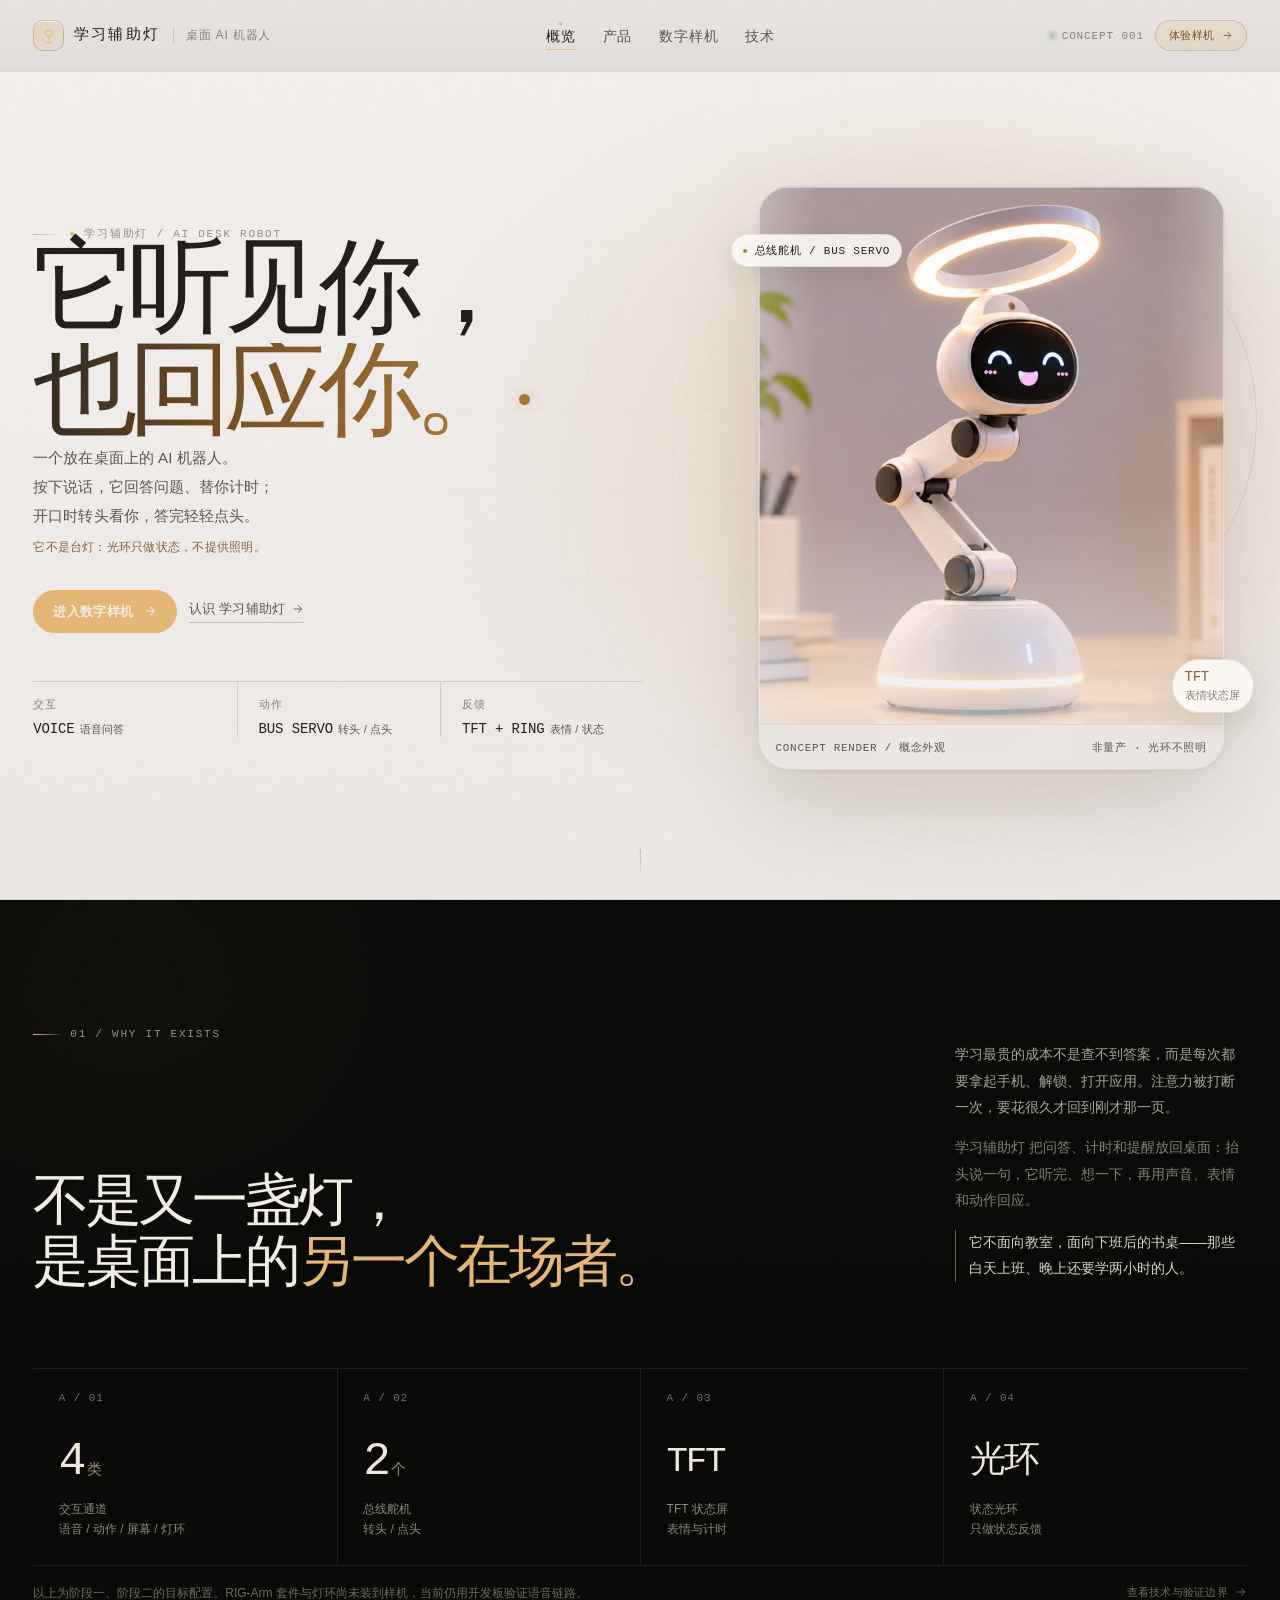
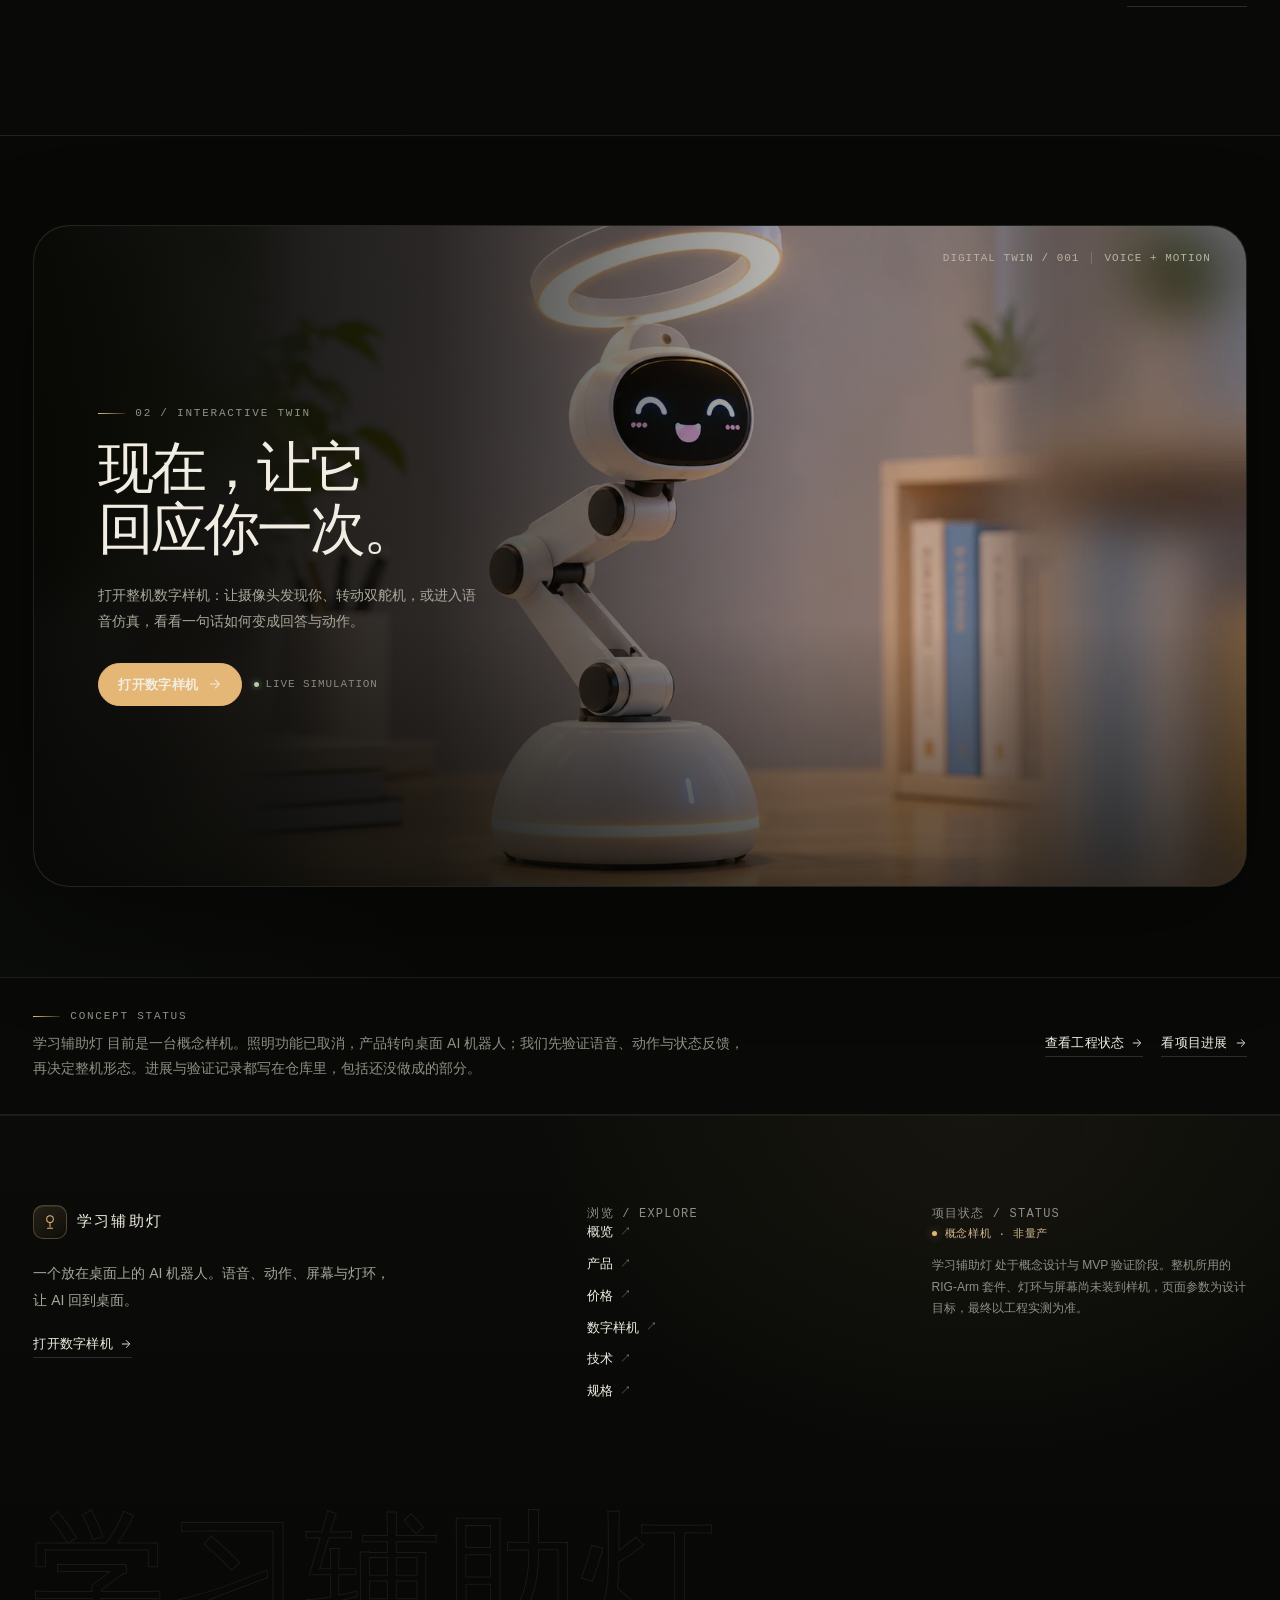
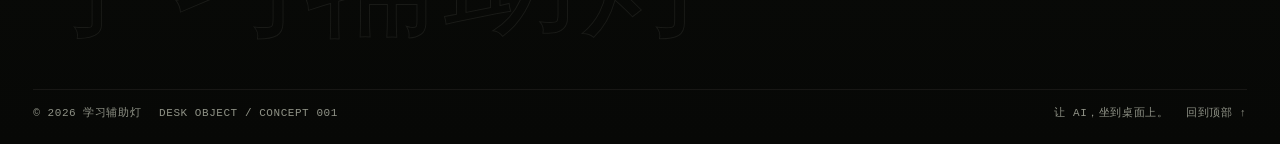
<file: web/index.html>
<!DOCTYPE html>
<html lang="zh-CN">
<head>
<meta charset="UTF-8">
<meta name="viewport" content="width=device-width, initial-scale=1.0">
<meta name="theme-color" content="#ece9e6">
<title>学习辅助灯 · 会听、会答、会动的桌面 AI 机器人</title>
<meta name="description" content="学习辅助灯 是放在书桌上的 AI 机器人，为离开学校之后仍在学习的年轻职场人而做：语音问答、机械动作、屏幕表情与灯环状态反馈。不做照明，只做桌面交互。">
<link rel="icon" href="assets/favicon.svg" type="image/svg+xml">
<link rel="stylesheet" href="assets/site.css">
<link rel="stylesheet" href="assets/pages.css">
<link rel="preload" as="image" href="assets/product-hero-lamp1.webp" type="image/webp">
<meta property="og:type" content="website">
<meta property="og:title" content="学习辅助灯 · 桌面上会回应的 AI 机器人">
<meta property="og:description" content="语音问答、点头转头、屏幕表情与状态灯环。一个放在桌面上的 AI 机器人。">
<meta property="og:image" content="assets/og-lamp1.jpg">
<script>document.documentElement.classList.add('js');</script>
<script src="assets/site.js" defer></script>
</head>
<body class="site-page page-home" id="top">
<a class="site-skip" href="#main">跳到主要内容</a>

<header class="site-header" data-site-header>
  <div class="site-header__inner">
    <a class="site-brand" href="index.html" aria-label="学习辅助灯 首页">
      <span class="site-brand__mark" aria-hidden="true">
        <svg viewBox="0 0 24 24" fill="none">
          <circle cx="12" cy="8.2" r="4.4" stroke="currentColor" stroke-width="1.35"/>
          <path d="M12 12.7v5.5M8.6 20.2h6.8" stroke="currentColor" stroke-width="1.35" stroke-linecap="round"/>
          <path d="M9.8 6.7c.7-.9 2.1-1.2 3.1-.6" stroke="currentColor" stroke-width="1.1" stroke-linecap="round" opacity=".55"/>
        </svg>
      </span>
      <span class="site-brand__name">学习辅助灯</span>
      <span class="site-brand__tag">桌面 AI 机器人</span>
    </a>

    <nav class="site-nav" aria-label="主导航">
      <a href="index.html" aria-current="page">概览</a>
      <a href="product.html">产品</a>
      <a href="simulator.html">数字样机</a>
      <a href="technology.html">技术</a>
    </nav>

    <div class="site-actions">
      <span class="site-status"><i aria-hidden="true"></i>CONCEPT 001</span>
      <a class="site-cta" href="simulator.html">
        体验样机
        <svg viewBox="0 0 16 16" fill="none" aria-hidden="true"><path d="M3 8h9M8.5 3.5 13 8l-4.5 4.5" stroke="currentColor" stroke-width="1.2" stroke-linecap="round" stroke-linejoin="round"/></svg>
      </a>
      <button class="site-menu-toggle" type="button" data-menu-toggle aria-expanded="false" aria-controls="siteMenu" aria-label="打开菜单">
        <span class="burger" aria-hidden="true"></span>
      </button>
    </div>
  </div>

  <div class="site-menu" id="siteMenu" hidden>
    <div class="site-menu__inner">
      <nav class="site-menu__nav" aria-label="移动端导航">
        <a href="index.html" aria-current="page">概览 <span>01 / OVERVIEW</span></a>
        <a href="product.html">产品 <span>02 / THE OBJECT</span></a>
        <a href="simulator.html">数字样机 <span>03 / DIGITAL TWIN</span></a>
        <a href="technology.html">技术 <span>04 / ENGINEERING</span></a>
      </nav>
      <div class="site-menu__foot">
        <p>一个会听、会答、会动的桌面机器人。<br>概念样机 001 · 非量产</p>
        <a class="site-button site-button--primary" href="simulator.html">打开数字样机
          <svg viewBox="0 0 16 16" fill="none" aria-hidden="true"><path d="M3 8h9M8.5 3.5 13 8l-4.5 4.5" stroke="currentColor" stroke-width="1.2" stroke-linecap="round" stroke-linejoin="round"/></svg>
        </a>
      </div>
    </div>
  </div>
</header>

<main id="main" tabindex="-1">
  <section class="home-hero" aria-labelledby="homeTitle">
    <div class="home-hero__glow" aria-hidden="true"></div>
    <div class="home-hero__grid-bg" aria-hidden="true"></div>

    <div class="site-wrap home-hero__inner">
      <div class="home-hero__copy">
        <p class="site-kicker"><span class="dot"></span>学习辅助灯 / AI DESK ROBOT</p>
        <h1 class="home-hero__title" id="homeTitle">它听见你，<span>也回应你。</span></h1>
        <p class="home-hero__lead">一个放在桌面上的 AI 机器人。<br>按下说话，它回答问题、替你计时；<br>开口时转头看你，答完轻轻点头。<br><span class="home-hero__note">它不是台灯：光环只做状态，不提供照明。</span></p>
        <div class="site-actions-row">
          <a class="site-button site-button--primary" href="simulator.html">
            进入数字样机
            <svg viewBox="0 0 16 16" fill="none" aria-hidden="true"><path d="M3 8h9M8.5 3.5 13 8l-4.5 4.5" stroke="currentColor" stroke-width="1.2" stroke-linecap="round" stroke-linejoin="round"/></svg>
          </a>
          <a class="site-text-link" href="product.html">认识 学习辅助灯
            <svg viewBox="0 0 16 16" fill="none" aria-hidden="true"><path d="M3 8h9M8.5 3.5 13 8l-4.5 4.5" stroke="currentColor" stroke-width="1.2" stroke-linecap="round" stroke-linejoin="round"/></svg>
          </a>
        </div>

        <dl class="hero-facts">
          <div>
            <dt>交互</dt>
            <dd><span class="mono">VOICE</span><small>语音问答</small></dd>
          </div>
          <div>
            <dt>动作</dt>
            <dd><span class="mono">BUS SERVO</span><small>转头 / 点头</small></dd>
          </div>
          <div>
            <dt>反馈</dt>
            <dd><span class="mono">TFT + RING</span><small>表情 / 状态</small></dd>
          </div>
        </dl>
      </div>

      <div class="home-hero__visual">
        <span class="hero-orbit" aria-hidden="true"></span>
        <figure class="hero-object">
          <img src="assets/product-hero-lamp1.webp" width="1200" height="1500" alt="学习辅助灯 白色桌面机器人：头顶悬浮光环、黑色表情屏、双关节臂与半球底座，放在浅色木书桌上" fetchpriority="high">
          <figcaption class="hero-object__caption">
            <span>CONCEPT RENDER / 概念外观</span>
            <span>非量产 · 光环不照明</span>
          </figcaption>
        </figure>
        <span class="hero-float hero-float--top"><span class="mini-dot"></span>总线舵机 / BUS SERVO</span>
        <span class="hero-float hero-float--bottom"><b>TFT</b><small>表情状态屏</small></span>
      </div>
    </div>

    <a class="scroll-cue" href="#premise">
      <span>SCROLL TO EXPLORE</span>
      <i aria-hidden="true"></i>
    </a>
  </section>

  <section class="site-section premise" id="premise" aria-labelledby="premiseTitle">
    <div class="site-wrap">
      <div class="premise__head" data-reveal>
        <p class="site-kicker">01 / WHY IT EXISTS</p>
        <div class="premise__title-row">
          <h2 class="site-title" id="premiseTitle">不是又一盏灯，<br>是桌面上的<span class="accent">另一个在场者。</span></h2>
          <div class="premise__aside">
            <p>学习最贵的成本不是查不到答案，而是每次都要拿起手机、解锁、打开应用。注意力被打断一次，要花很久才回到刚才那一页。</p>
            <p>学习辅助灯 把问答、计时和提醒放回桌面：抬头说一句，它听完、想一下，再用声音、表情和动作回应。</p>
            <p class="premise__aside-audience">它不面向教室，面向下班后的书桌——那些白天上班、晚上还要学两小时的人。</p>
          </div>
        </div>
      </div>

      <div class="premise__facts" data-reveal style="--reveal-delay:.08s">
        <div class="fact">
          <span class="fact__index">A / 01</span>
          <strong>4<em>类</em></strong>
          <p>交互通道<br>语音 / 动作 / 屏幕 / 灯环</p>
        </div>
        <div class="fact">
          <span class="fact__index">A / 02</span>
          <strong>2<em>个</em></strong>
          <p>总线舵机<br>转头 / 点头</p>
        </div>
        <div class="fact">
          <span class="fact__index">A / 03</span>
          <strong class="fact__long">TFT</strong>
          <p>TFT 状态屏<br>表情与计时</p>
        </div>
        <div class="fact">
          <span class="fact__index">A / 04</span>
          <strong class="fact__long">光环</strong>
          <p>状态光环<br>只做状态反馈</p>
        </div>
      </div>

      <div class="premise__foot">
        <p>以上为阶段一、阶段二的目标配置。RIG-Arm 套件与灯环尚未装到样机，当前仍用开发板验证语音链路。</p>
        <a class="site-text-link" href="technology.html">查看技术与验证边界
          <svg viewBox="0 0 16 16" fill="none" aria-hidden="true"><path d="M3 8h9M8.5 3.5 13 8l-4.5 4.5" stroke="currentColor" stroke-width="1.2" stroke-linecap="round" stroke-linejoin="round"/></svg>
        </a>
      </div>
    </div>
  </section>

  <section class="site-section sim-cta-section" aria-labelledby="simCtaTitle">
    <div class="site-wrap">
      <div class="sim-cta" data-reveal>
        <img class="sim-cta__bg" src="assets/product-wide-lamp1.webp" width="1600" height="1000" loading="lazy" alt="学习辅助灯 整机场景：白色机器人、悬浮光环、黑色表情屏、双关节臂与半球底座，放在浅色木书桌上">
        <div class="sim-cta__shade" aria-hidden="true"></div>
        <div class="sim-cta__content">
          <p class="site-kicker">02 / INTERACTIVE TWIN</p>
          <h2 class="site-title" id="simCtaTitle">现在，让它<br>回应你一次。</h2>
          <p>打开整机数字样机：让摄像头发现你、转动双舵机，或进入语音仿真，看看一句话如何变成回答与动作。</p>
          <div class="site-actions-row">
            <a class="site-button site-button--primary" href="simulator.html">打开数字样机
              <svg viewBox="0 0 16 16" fill="none" aria-hidden="true"><path d="M3 8h9M8.5 3.5 13 8l-4.5 4.5" stroke="currentColor" stroke-width="1.2" stroke-linecap="round" stroke-linejoin="round"/></svg>
            </a>
            <span class="sim-cta__live"><i aria-hidden="true"></i>LIVE SIMULATION</span>
          </div>
        </div>
        <div class="sim-cta__meta" aria-hidden="true">
          <span>DIGITAL TWIN / 001</span>
          <span>VOICE + MOTION</span>
        </div>
      </div>
    </div>
  </section>

  <section class="concept-band">
    <div class="site-wrap concept-band__inner">
      <div>
        <p class="site-kicker">CONCEPT STATUS</p>
        <p>学习辅助灯 目前是一台概念样机。照明功能已取消，产品转向桌面 AI 机器人；我们先验证语音、动作与状态反馈，再决定整机形态。进展与验证记录都写在仓库里，包括还没做成的部分。</p>
      </div>
      <div class="concept-band__links">
        <a class="site-text-link" href="technology.html#status">查看工程状态
          <svg viewBox="0 0 16 16" fill="none" aria-hidden="true"><path d="M3 8h9M8.5 3.5 13 8l-4.5 4.5" stroke="currentColor" stroke-width="1.2" stroke-linecap="round" stroke-linejoin="round"/></svg>
        </a>
        <a class="site-text-link" href="https://github.com/ZhouXiaoShan499/Studylamp" target="_blank" rel="noopener">看项目进展
          <svg viewBox="0 0 16 16" fill="none" aria-hidden="true"><path d="M3 8h9M8.5 3.5 13 8l-4.5 4.5" stroke="currentColor" stroke-width="1.2" stroke-linecap="round" stroke-linejoin="round"/></svg>
        </a>
      </div>
    </div>
  </section>
</main>

<footer class="site-footer">
  <div class="site-footer__inner">
    <div class="site-footer__top">
      <div class="footer-brand">
        <a class="site-brand" href="index.html" aria-label="学习辅助灯 首页">
          <span class="site-brand__mark" aria-hidden="true">
            <svg viewBox="0 0 24 24" fill="none">
              <circle cx="12" cy="8.2" r="4.4" stroke="currentColor" stroke-width="1.35"/>
              <path d="M12 12.7v5.5M8.6 20.2h6.8" stroke="currentColor" stroke-width="1.35" stroke-linecap="round"/>
            </svg>
          </span>
          <span class="site-brand__name">学习辅助灯</span>
        </a>
        <div class="footer-brand-copy">
          <p>一个放在桌面上的 AI 机器人。语音、动作、屏幕与灯环，让 AI 回到桌面。</p>
          <div class="footer-brand-links">
            <a class="site-text-link" href="simulator.html">打开数字样机
              <svg viewBox="0 0 16 16" fill="none" aria-hidden="true"><path d="M3 8h9M8.5 3.5 13 8l-4.5 4.5" stroke="currentColor" stroke-width="1.2" stroke-linecap="round" stroke-linejoin="round"/></svg>
            </a>
          </div>
        </div>
      </div>

      <div class="footer-col">
        <h3>浏览 / Explore</h3>
        <a href="index.html">概览 <span class="arrow">↗</span></a>
        <a href="product.html">产品 <span class="arrow">↗</span></a>
        <a href="product.html#pricing">价格 <span class="arrow">↗</span></a>
        <a href="simulator.html">数字样机 <span class="arrow">↗</span></a>
        <a href="technology.html">技术 <span class="arrow">↗</span></a>
        <a href="technology.html#specs">规格 <span class="arrow">↗</span></a>
      </div>

      <div class="footer-note">
        <h3>项目状态 / Status</h3>
        <span class="footer-prototype"><i aria-hidden="true"></i>概念样机 · 非量产</span>
        <p>学习辅助灯 处于概念设计与 MVP 验证阶段。整机所用的 RIG-Arm 套件、灯环与屏幕尚未装到样机，页面参数为设计目标，最终以工程实测为准。</p>
      </div>
    </div>

    <div class="footer-wordmark" aria-hidden="true">学习辅助灯</div>

    <div class="site-footer__bottom">
      <div class="meta-set">
        <span>© <span data-year>2026</span> 学习辅助灯</span>
        <span>DESK OBJECT / CONCEPT 001</span>
      </div>
      <div class="meta-set">
        <span>让 AI，坐到桌面上。</span>
        <a href="#top">回到顶部 ↑</a>
      </div>
    </div>
  </div>
</footer>
</body>
</html>
</file>
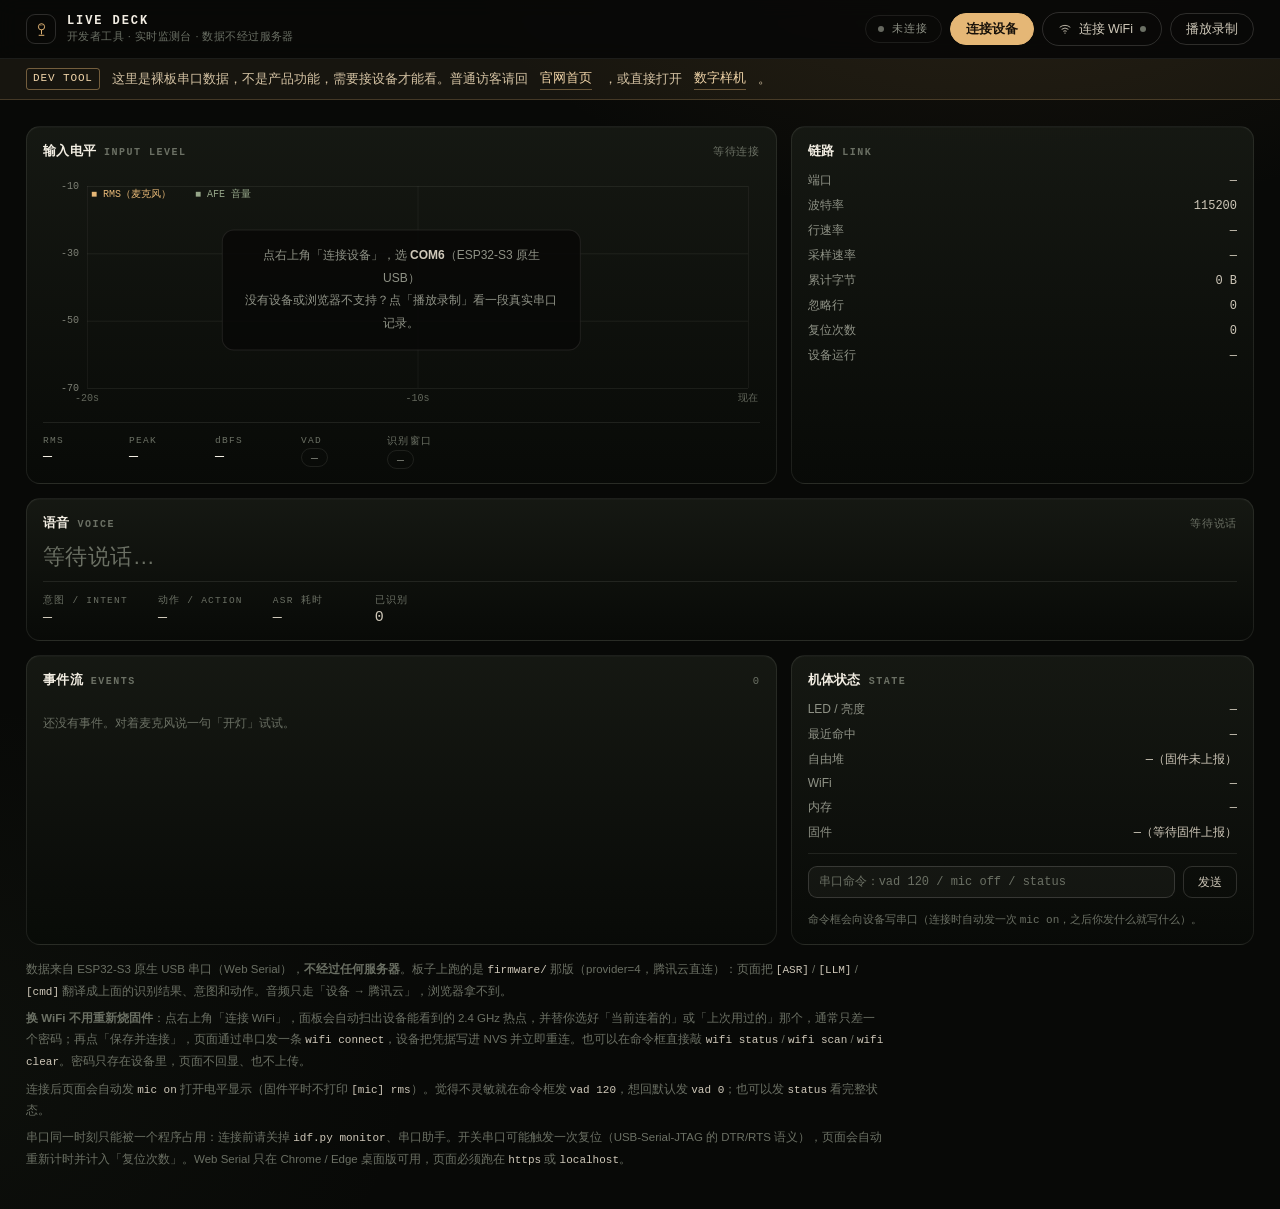
<file: web/live.html>
<!DOCTYPE html>
<html lang="zh-CN">
<head>
<meta charset="UTF-8">
<meta name="viewport" content="width=device-width, initial-scale=1.0">
<meta name="theme-color" content="#080907">
<title>开发者工具 · 实时监测台 · 学习辅助灯</title>
<meta name="description" content="学习辅助灯 开发者工具：浏览器通过 Web Serial 直连 ESP32-S3 原生 USB，显示麦克风电平、VAD、命令词命中与事件流。需要设备与 Chrome / Edge 桌面版。不是产品功能。">
<link rel="icon" href="assets/favicon.svg" type="image/svg+xml">
<link rel="stylesheet" href="assets/site.css">
<style>
  body{
    margin:0;
    min-height:100vh;
    background:
      radial-gradient(900px 520px at 78% -8%, rgba(136,101,61,.13), transparent 62%),
      radial-gradient(700px 520px at -6% 88%, rgba(72,89,62,.09), transparent 70%),
      var(--site-bg);
    color:var(--site-text);
    font-family:var(--site-sans);
    -webkit-font-smoothing:antialiased;
  }
  ::selection{background:rgba(229,183,118,.24);color:#fff9ed}
  :where(a,button):focus-visible{outline:2px solid var(--site-accent);outline-offset:3px}

  /* ------------------------------------------------------------------ 顶栏 */
  .deck-head{
    position:sticky;top:0;z-index:20;
    display:flex;align-items:center;justify-content:space-between;gap:16px;flex-wrap:wrap;
    padding:12px clamp(14px,2.6vw,26px);
    border-bottom:1px solid var(--site-line);
    background:rgba(8,9,7,.88);
    backdrop-filter:blur(10px);
  }
  .deck-brand{display:flex;align-items:center;gap:11px}
  .deck-mark{
    width:30px;height:30px;display:grid;place-items:center;
    border:1px solid var(--site-line-strong);border-radius:9px;color:var(--site-accent);
  }
  .deck-mark svg{width:17px;height:17px}
  .deck-title{display:flex;flex-direction:column;gap:1px;line-height:1.15}
  .deck-title b{font-family:var(--site-mono);font-size:12px;letter-spacing:.16em;font-weight:600}
  .deck-title span{font-size:11px;color:var(--site-muted-2);letter-spacing:.04em}
  .deck-actions{display:flex;align-items:center;gap:8px;flex-wrap:wrap}

  .btn--wifi{display:inline-flex;align-items:center;gap:7px}
  .btn--wifi svg{width:14px;height:14px;flex:0 0 auto}
  .wifi-dot{width:6px;height:6px;border-radius:50%;background:var(--site-muted-2);flex:0 0 auto}
  #wifiBtn[data-state="on"] .wifi-dot{background:#b6cba8;box-shadow:0 0 7px rgba(182,203,168,.7)}
  #wifiBtn[data-state="off"] .wifi-dot{background:#e5b776;box-shadow:0 0 7px rgba(229,183,118,.45)}
  #wifiBtn[data-state="idle"] .wifi-dot{background:var(--site-muted-2)}

  .src-badge{
    display:inline-flex;align-items:center;gap:8px;
    padding:6px 12px;border:1px solid var(--site-line);border-radius:999px;
    font-family:var(--site-mono);font-size:10.5px;letter-spacing:.12em;text-transform:uppercase;
    color:var(--site-muted);
  }
  .src-badge i{width:6px;height:6px;border-radius:50%;background:currentColor;opacity:.7}
  .src-badge[data-state="live"]{color:#b6cba8;border-color:rgba(182,203,168,.38)}
  .src-badge[data-state="live"] i{animation:deckPulse 1.6s ease-in-out infinite}
  .src-badge[data-state="replay"]{color:#8fd8ff;border-color:rgba(143,216,255,.32)}
  .src-badge[data-state="connecting"]{color:#e5b776;border-color:rgba(229,183,118,.35)}
  .src-badge[data-state="error"]{color:#ff9b8f;border-color:rgba(255,155,143,.4)}
  @keyframes deckPulse{50%{opacity:.25}}

  .btn{
    font:inherit;font-size:12.5px;line-height:1;
    padding:9px 15px;border-radius:999px;
    border:1px solid var(--site-line-strong);background:transparent;color:var(--site-text-soft);
    cursor:pointer;transition:background .18s,color .18s,border-color .18s;
  }
  .btn:hover:not(:disabled){background:rgba(242,237,226,.07);color:#fff}
  .btn--primary{background:var(--site-accent);border-color:var(--site-accent);color:#17110a;font-weight:600}
  .btn--primary:hover:not(:disabled){background:#f0c98f;border-color:#f0c98f}
  .btn:disabled{opacity:.42;cursor:not-allowed}
  .btn[hidden]{display:none}

  /* ------------------------------------------------------------------ 栅格 */
  .deck{
    display:grid;
    grid-template-columns:minmax(0,1.62fr) minmax(0,1fr);
    grid-template-areas:"scope link" "voice voice" "events state" "foot foot";
    gap:14px;
    width:min(100%,1300px);
    margin:0 auto;
    padding:clamp(14px,2.4vw,26px) clamp(14px,2.4vw,26px) 38px;
  }
  .deck-scope{grid-area:scope}
  .deck-link{grid-area:link}
  .deck-voice{grid-area:voice}
  .deck-events{grid-area:events}
  .deck-state{grid-area:state}
  .deck-foot{grid-area:foot}

  .card{
    position:relative;
    padding:15px 16px 14px;
    border:1px solid var(--site-line);
    border-radius:14px;
    background:linear-gradient(180deg,rgba(23,26,20,.92),rgba(9,11,8,.92));
    box-shadow:0 1px 0 rgba(255,255,255,.02) inset;
  }
  .card-head{display:flex;align-items:baseline;justify-content:space-between;gap:10px;margin-bottom:12px}
  .card-head h2{
    margin:0;font-size:13px;font-weight:600;letter-spacing:.02em;
    display:flex;align-items:baseline;
  }
  .card-head h2 em{
    font-family:var(--site-mono);font-style:normal;font-size:10px;
    letter-spacing:.15em;color:var(--site-muted-2);margin-left:8px;
  }
  .card-meta{font-family:var(--site-mono);font-size:10.5px;letter-spacing:.06em;color:var(--site-muted-2);text-align:right}
  .card-note{margin:12px 0 0;font-size:11px;line-height:1.7;color:var(--site-muted-2)}

  /* ------------------------------------------------------------ 电平示波 */
  .scope-wrap{position:relative;height:236px}
  #scope{width:100%;height:100%;display:block}
  .scope-empty{
    position:absolute;left:50%;top:50%;transform:translate(-50%,-50%);
    max-width:min(86%,520px);margin:0;padding:14px 20px;
    text-align:center;line-height:1.9;
    font-size:12px;color:var(--site-muted);
    border:1px solid rgba(242,237,226,.1);border-radius:12px;
    background:rgba(8,9,7,.88);
    pointer-events:none;
  }
  .scope-empty b{color:var(--site-text-soft);font-weight:600}
  .scope-empty[hidden]{display:none}

  .readout{display:flex;flex-wrap:wrap;gap:8px 22px;margin:14px 0 0;padding-top:12px;border-top:1px solid var(--site-line)}
  .readout > div{display:flex;flex-direction:column;gap:2px;min-width:64px}
  .readout dt{font-family:var(--site-mono);font-size:9.5px;letter-spacing:.14em;color:var(--site-muted-2)}
  .readout dd{margin:0;font-family:var(--site-mono);font-size:15px;color:var(--site-text);font-variant-numeric:tabular-nums}
  .readout dd.pill{
    align-self:flex-start;font-size:11.5px;letter-spacing:.04em;
    padding:2px 9px;border-radius:999px;border:1px solid var(--site-line);color:var(--site-muted);
  }
  .readout dd.pill[data-on="1"]{color:#e5b776;border-color:rgba(229,183,118,.4)}
  .readout dd.pill[data-on="0"]{color:#8f9286}
  .readout dd.pill[data-on="hit"]{color:#b6cba8;border-color:rgba(182,203,168,.45)}
  .readout dd.pill[data-on="stale"]{color:#ff9b8f;border-color:rgba(255,155,143,.4)}

  /* ------------------------------------------------------------- 语音结果 */
  .voice-heard{
    margin:4px 0 12px;
    font-size:clamp(30px,5.2vw,46px);
    line-height:1.15;font-weight:600;letter-spacing:.02em;
    color:var(--site-accent);
    min-height:1.15em;
  }
  .voice-heard.is-empty{
    color:var(--site-muted-2);font-weight:400;
    font-size:clamp(18px,2.6vw,22px);
  }
  .voice-reply{
    margin:0 0 12px;padding-left:12px;
    border-left:2px solid rgba(229,183,118,.45);
    font-size:13.5px;line-height:1.8;color:var(--site-text-soft);
  }
  .voice-reply[hidden]{display:none}
  .voice-kv{display:flex;flex-wrap:wrap;gap:10px 30px;margin:0;padding-top:12px;border-top:1px solid var(--site-line)}
  .voice-kv > div{display:flex;flex-direction:column;gap:2px;min-width:72px}
  .voice-kv dt{font-family:var(--site-mono);font-size:9.5px;letter-spacing:.13em;color:var(--site-muted-2)}
  .voice-kv dd{margin:0;font-family:var(--site-mono);font-size:15px;color:var(--site-text-soft);font-variant-numeric:tabular-nums}

  /* ------------------------------------------------------------- 命令输入 */
  .cmd-row{display:flex;gap:8px;margin-top:12px;padding-top:12px;border-top:1px solid var(--site-line)}
  .cmd-row input{
    flex:1;min-width:0;
    background:rgba(242,237,226,.04);
    border:1px solid var(--site-line-strong);border-radius:9px;
    color:var(--site-text);padding:8px 10px;
    font:12px var(--site-mono);
  }
  .cmd-row input::placeholder{color:var(--site-muted-2)}
  .cmd-row input:focus{outline:1px solid var(--site-accent);outline-offset:1px}
  .cmd-row button{
    font:12px var(--site-sans);padding:0 14px;border-radius:9px;
    border:1px solid var(--site-line-strong);background:transparent;
    color:var(--site-text-soft);cursor:pointer;
  }
  .cmd-row button:hover{background:rgba(242,237,226,.07);color:#fff}

  /* -------------------------------------------------------------- 键值表 */
  .kv{margin:0;display:grid;gap:8px}
  .kv > div{display:flex;align-items:baseline;justify-content:space-between;gap:12px}
  .kv dt{font-size:12px;color:var(--site-muted);white-space:nowrap}
  .kv dd{
    margin:0;font-family:var(--site-mono);font-size:12px;color:var(--site-text-soft);
    text-align:right;font-variant-numeric:tabular-nums;word-break:break-all;
  }

  /* -------------------------------------------------------------- 事件流 */
  .events{
    list-style:none;margin:0;padding:0;
    display:grid;gap:5px;
    max-height:268px;overflow-y:auto;overscroll-behavior:contain;
  }
  .events::-webkit-scrollbar{width:8px}
  .events::-webkit-scrollbar-thumb{background:rgba(242,237,226,.14);border-radius:4px}
  .ev{display:grid;grid-template-columns:74px 46px minmax(0,1fr);gap:9px;align-items:baseline;font-size:12.5px;line-height:1.55}
  .ev time{font-family:var(--site-mono);font-size:10.5px;color:var(--site-muted-2);font-variant-numeric:tabular-nums}
  .ev-chip{
    font-family:var(--site-mono);font-size:9.5px;letter-spacing:.08em;text-align:center;
    padding:1px 0;border:1px solid var(--site-line);border-radius:999px;color:var(--site-muted);
  }
  .ev-text{color:var(--site-text-soft);min-width:0;overflow-wrap:anywhere}
  .ev--command .ev-chip{color:#e5b776;border-color:rgba(229,183,118,.42)}
  .ev--wake .ev-chip{color:#b6cba8;border-color:rgba(182,203,168,.42)}
  .ev--led .ev-chip{color:#cfc8b9;border-color:rgba(242,237,226,.22)}
  .ev--timeout .ev-chip{color:#d8b27c;border-color:rgba(216,178,124,.35)}
  .ev--error .ev-chip{color:#ff9b8f;border-color:rgba(255,155,143,.45)}
  .events-empty{margin:14px 0 0;font-size:12px;color:var(--site-muted-2)}
  .events-empty[hidden]{display:none}

  /* ------------------------------------------------------------------ 脚注 */
  .deck-foot{font-size:11.5px;line-height:1.8;color:var(--site-muted-2);display:grid;gap:6px;max-width:860px}
  .deck-foot p{margin:0}
  .deck-foot code{font-family:var(--site-mono);font-size:11px;color:var(--site-text-soft)}

  /* ------------------------------------------------------------ WiFi 面板 */
  .wifi-dialog{
    width:min(94vw,482px);max-height:min(90vh,770px);
    margin:auto;padding:0;border:1px solid var(--site-line-strong);border-radius:16px;
    background:linear-gradient(180deg,#181b15,#0a0c08);
    color:var(--site-text);font-family:var(--site-sans);
    box-shadow:0 28px 90px rgba(0,0,0,.65);overflow:hidden;
  }
  .wifi-dialog[open]{display:flex;flex-direction:column;animation:wifiIn .18s ease-out}
  .wifi-dialog::backdrop{background:rgba(4,5,4,.74);backdrop-filter:blur(5px)}
  body:has(.wifi-dialog[open]){overflow:hidden}
  @keyframes wifiIn{from{opacity:0;transform:translateY(10px) scale(.985)}}
  .wifi-dialog__head{
    display:flex;align-items:flex-start;justify-content:space-between;gap:14px;
    padding:18px 20px 14px;border-bottom:1px solid var(--site-line);
  }
  .wifi-dialog__kicker{margin:0 0 5px;font-family:var(--site-mono);font-size:9.5px;letter-spacing:.16em;color:var(--site-muted-2)}
  .wifi-dialog__head h2{margin:0;font-size:17px;font-weight:600;letter-spacing:.01em}
  .wifi-dialog__close{
    width:30px;height:30px;flex:0 0 auto;display:grid;place-items:center;
    border:1px solid var(--site-line);border-radius:9px;background:transparent;
    color:var(--site-muted);font:18px/1 var(--site-sans);cursor:pointer;
  }
  .wifi-dialog__close:hover{background:rgba(242,237,226,.07);color:#fff}
  .wifi-dialog__body{padding:16px 20px 20px;overflow-y:auto;overscroll-behavior:contain}
  .wifi-dialog__body::-webkit-scrollbar{width:8px}
  .wifi-dialog__body::-webkit-scrollbar-thumb{background:rgba(242,237,226,.14);border-radius:4px}
  .wifi-dialog__status{
    margin:0 0 14px;padding:11px 13px;border-radius:10px;
    border:1px solid var(--site-line);background:rgba(242,237,226,.03);
    font-size:12.5px;line-height:1.65;color:var(--site-text-soft);overflow-wrap:anywhere;
  }
  .wifi-dialog__status[data-state="on"]{border-color:rgba(182,203,168,.35);background:rgba(182,203,168,.06);color:#cfe0c2}
  .wifi-dialog__status[data-state="off"]{border-color:rgba(229,183,118,.3);background:rgba(229,183,118,.05)}
  .wifi-dialog__status[data-state="error"]{border-color:rgba(255,155,143,.35);background:rgba(255,155,143,.06);color:#ffc4bc}

  .wifi-scan{margin:0 0 16px;padding-bottom:14px;border-bottom:1px solid var(--site-line)}
  .wifi-scan__head{display:flex;align-items:center;justify-content:space-between;gap:12px;margin-bottom:9px;font-size:12px;color:var(--site-muted)}
  .wifi-mini{
    font:11px var(--site-mono);letter-spacing:.06em;padding:5px 11px;
    border:1px solid var(--site-line-strong);border-radius:999px;background:transparent;
    color:var(--site-text-soft);cursor:pointer;
  }
  .wifi-mini:hover:not(:disabled){background:rgba(242,237,226,.07);color:#fff}
  .wifi-mini:disabled{opacity:.42;cursor:not-allowed}
  .wifi-scan__list{list-style:none;margin:0;padding:0;display:grid;gap:4px;max-height:148px;overflow-y:auto;overscroll-behavior:contain}
  .wifi-scan__list:empty{display:none}
  .wifi-ap{
    display:flex;align-items:baseline;justify-content:space-between;gap:14px;width:100%;
    padding:7px 10px;border:1px solid transparent;border-radius:8px;background:rgba(242,237,226,.025);
    color:var(--site-text-soft);font:12px var(--site-sans);text-align:left;cursor:pointer;
  }
  .wifi-ap:hover{background:rgba(242,237,226,.07);border-color:var(--site-line)}
  .wifi-ap[aria-pressed="true"]{border-color:rgba(229,183,118,.45);color:#fff}
  .wifi-ap b{font-weight:500;min-width:0;overflow:hidden;text-overflow:ellipsis;white-space:nowrap}
  .wifi-ap span{flex:0 0 auto;font-family:var(--site-mono);font-size:10.5px;color:var(--site-muted-2)}
  .wifi-scan__note{margin:8px 0 0;font-size:11px;line-height:1.65;color:var(--site-muted-2)}

  .wifi-form{display:grid;gap:11px}
  .wifi-field{display:grid;gap:6px;font-family:var(--site-mono);font-size:9.5px;letter-spacing:.14em;color:var(--site-muted-2)}
  .wifi-field input{
    width:100%;padding:9px 11px;border-radius:9px;
    border:1px solid var(--site-line-strong);background:rgba(242,237,226,.04);
    color:var(--site-text);font:12.5px var(--site-mono);
  }
  .wifi-field input::placeholder{color:var(--site-muted-2);letter-spacing:0;font-family:var(--site-sans)}
  .wifi-field input:focus{outline:1px solid var(--site-accent);outline-offset:1px}
  .wifi-pass{position:relative;display:block}
  .wifi-pass input{padding-right:56px}
  .wifi-pass button{
    position:absolute;right:5px;top:50%;transform:translateY(-50%);
    padding:5px 8px;border:0;border-radius:6px;background:transparent;
    color:var(--site-muted);font:10.5px var(--site-sans);cursor:pointer;
  }
  .wifi-pass button:hover{background:rgba(242,237,226,.08);color:#fff}
  .wifi-hint{margin:0;min-height:1.4em;font-size:11px;line-height:1.65;color:var(--site-muted-2);overflow-wrap:anywhere}
  .wifi-hint[data-state="error"]{color:#ff9b8f}
  .wifi-hint[data-state="busy"]{color:#e5b776}
  .wifi-actions{display:flex;flex-wrap:wrap;gap:8px;margin-top:2px}
  .wifi-actions .btn{font-size:12px;padding:9px 14px}
  .wifi-dialog__foot{margin:14px 0 0;padding-top:12px;border-top:1px solid var(--site-line);font-size:10.5px;line-height:1.7;color:var(--site-muted-2)}

  .toast{
    position:fixed;left:50%;bottom:22px;transform:translate(-50%,14px);
    max-width:min(92vw,560px);
    padding:11px 16px;border-radius:11px;
    background:rgba(24,20,14,.96);border:1px solid rgba(229,183,118,.32);
    color:var(--site-text);font-size:12.5px;line-height:1.65;
    box-shadow:0 12px 40px rgba(0,0,0,.55);
    opacity:0;pointer-events:none;transition:opacity .22s,transform .22s;z-index:50;
  }
  .toast.is-on{opacity:1;transform:translate(-50%,0)}

  .site-skip{
    position:absolute;left:12px;top:-40px;z-index:60;
    padding:8px 14px;border-radius:8px;background:var(--site-accent);color:#17110a;
    font-size:12px;text-decoration:none;transition:top .2s;
  }
  .site-skip:focus{top:12px}

  @media (max-width:900px){
    .deck{grid-template-columns:1fr;grid-template-areas:"scope" "voice" "events" "link" "state" "foot"}
    .scope-wrap{height:200px}
    .deck-title span{display:none}
  }
  @media (prefers-reduced-motion:reduce){
    *{animation:none!important;transition:none!important}
  }
</style>
</head>
<body>
<a class="site-skip" href="#main">跳到主要内容</a>

<header class="deck-head">
  <div class="deck-brand">
    <span class="deck-mark" aria-hidden="true">
      <svg viewBox="0 0 24 24" fill="none">
        <circle cx="12" cy="8.2" r="4.4" stroke="currentColor" stroke-width="1.35"/>
        <path d="M12 12.7v5.5M8.6 20.2h6.8" stroke="currentColor" stroke-width="1.35" stroke-linecap="round"/>
        <path d="M9.8 6.7c.7-.9 2.1-1.2 3.1-.6" stroke="currentColor" stroke-width="1.1" stroke-linecap="round" opacity=".55"/>
      </svg>
    </span>
    <span class="deck-title">
      <b>LIVE DECK</b>
      <span>开发者工具 · 实时监测台 · 数据不经过服务器</span>
    </span>
  </div>

  <div class="deck-actions">
    <span class="src-badge" id="srcBadge" data-state="idle"><i aria-hidden="true"></i><span id="srcText">未连接</span></span>
    <button class="btn btn--primary" id="connectBtn" type="button">连接设备</button>
    <button class="btn" id="disconnectBtn" type="button" hidden>断开</button>
    <button class="btn btn--wifi" id="wifiBtn" type="button" aria-haspopup="dialog" title="配置设备 WiFi">
      <svg viewBox="0 0 24 24" fill="none" aria-hidden="true">
        <path d="M3.4 8.7a13.2 13.2 0 0 1 17.2 0" stroke="currentColor" stroke-width="1.5" stroke-linecap="round"/>
        <path d="M6.7 12.2a8.6 8.6 0 0 1 10.6 0" stroke="currentColor" stroke-width="1.5" stroke-linecap="round"/>
        <path d="M9.7 15.6a4.2 4.2 0 0 1 4.6 0" stroke="currentColor" stroke-width="1.5" stroke-linecap="round"/>
        <circle cx="12" cy="18.9" r="1.1" fill="currentColor"/>
      </svg>
      <span>连接 WiFi</span>
      <i class="wifi-dot" id="wifiDot" aria-hidden="true"></i>
    </button>
    <button class="btn" id="replayBtn" type="button">播放录制</button>
  </div>
</header>

<p class="devnote">
  <b>DEV TOOL</b>
  这里是裸板串口数据，不是产品功能，需要接设备才能看。普通访客请回 <a href="index.html">官网首页</a>，或直接打开 <a href="simulator.html">数字样机</a>。
</p>

<main class="deck" id="main">
  <section class="card deck-scope" aria-label="麦克风输入电平">
    <header class="card-head">
      <h2>输入电平 <em>INPUT LEVEL</em></h2>
      <span class="card-meta" id="scopeMeta">等待连接</span>
    </header>
    <div class="scope-wrap">
      <canvas id="scope" role="img" aria-label="最近 20 秒的麦克风 RMS 与 AFE 音量曲线"></canvas>
      <p class="scope-empty" id="scopeEmpty">
        点右上角「连接设备」，选 <b>COM6</b>（ESP32-S3 原生 USB）<br>
        没有设备或浏览器不支持？点「播放录制」看一段真实串口记录。
      </p>
    </div>
    <dl class="readout">
      <div><dt>RMS</dt><dd id="rmsVal">—</dd></div>
      <div><dt>PEAK</dt><dd id="peakVal">—</dd></div>
      <div><dt>dBFS</dt><dd id="dbfsVal">—</dd></div>
      <div><dt>VAD</dt><dd class="pill" id="vadVal" data-on="unknown">—</dd></div>
      <div><dt>识别窗口</dt><dd class="pill" id="mnVal" data-on="idle">—</dd></div>
    </dl>
  </section>

  <section class="card deck-voice" aria-label="语音识别结果">
    <header class="card-head">
      <h2>语音 <em>VOICE</em></h2>
      <span class="card-meta" id="voiceMeta">等待说话</span>
    </header>
    <p class="voice-heard is-empty" id="voiceHeard">等待说话…</p>
    <p class="voice-reply" id="voiceReply" hidden></p>
    <dl class="voice-kv">
      <div><dt>意图 / INTENT</dt><dd id="voiceIntent">—</dd></div>
      <div><dt>动作 / ACTION</dt><dd id="voiceAction">—</dd></div>
      <div><dt>ASR 耗时</dt><dd id="voiceLatency">—</dd></div>
      <div><dt>已识别</dt><dd id="voiceCount">0</dd></div>
    </dl>
  </section>

  <aside class="card deck-link" aria-label="串口链路状态">
    <header class="card-head"><h2>链路 <em>LINK</em></h2></header>
    <dl class="kv">
      <div><dt>端口</dt><dd id="linkPort">—</dd></div>
      <div><dt>波特率</dt><dd id="linkBaud">115200</dd></div>
      <div><dt>行速率</dt><dd id="linkRate">—</dd></div>
      <div><dt>采样速率</dt><dd id="linkSamples">—</dd></div>
      <div><dt>累计字节</dt><dd id="linkBytes">—</dd></div>
      <div><dt>忽略行</dt><dd id="linkErrors" title="诊断噪声行（AFE 峰值比、DUMP 等），不是解析失败">0</dd></div>
      <div><dt>复位次数</dt><dd id="linkResets">0</dd></div>
      <div><dt>设备运行</dt><dd id="linkUptime">—</dd></div>
    </dl>
  </aside>

  <section class="card deck-events" aria-label="事件流">
    <header class="card-head">
      <h2>事件流 <em>EVENTS</em></h2>
      <span class="card-meta" id="eventCount">0</span>
    </header>
    <ol class="events" id="events" aria-live="polite"></ol>
    <p class="events-empty" id="eventsEmpty">还没有事件。对着麦克风说一句「开灯」试试。</p>
  </section>

  <aside class="card deck-state" aria-label="机体状态">
    <header class="card-head"><h2>机体状态 <em>STATE</em></h2></header>
    <dl class="kv">
      <div><dt>LED / 亮度</dt><dd id="ledState">—</dd></div>
      <div><dt>最近命中</dt><dd id="lastCmd">—</dd></div>
      <div><dt>自由堆</dt><dd id="heapVal">—</dd></div>
      <div><dt>WiFi</dt><dd id="wifiInfo">—</dd></div>
      <div><dt>内存</dt><dd id="memInfo">—</dd></div>
      <div><dt>固件</dt><dd id="fwVal">—（等待固件上报）</dd></div>
    </dl>
    <form class="cmd-row" id="cmdForm">
      <input id="cmdInput" type="text" autocomplete="off" placeholder="串口命令：vad 120 / mic off / status">
      <button type="submit">发送</button>
    </form>
    <p class="card-note">
      命令框会向设备写串口（连接时自动发一次 <code>mic on</code>，之后你发什么就写什么）。
    </p>
  </aside>

  <footer class="deck-foot">
    <p>
      数据来自 ESP32-S3 原生 USB 串口（Web Serial），<strong>不经过任何服务器</strong>。板子上跑的是 <code>firmware/</code> 那版（provider=4，腾讯云直连）：页面把 <code>[ASR]</code> / <code>[LLM]</code> / <code>[cmd]</code> 翻译成上面的识别结果、意图和动作。音频只走「设备 → 腾讯云」，浏览器拿不到。
    </p>
    <p>
      <b>换 WiFi 不用重新烧固件</b>：点右上角「连接 WiFi」，面板会自动扫出设备能看到的 2.4 GHz 热点，并替你选好「当前连着的」或「上次用过的」那个，通常只差一个密码；再点「保存并连接」，页面通过串口发一条 <code>wifi connect</code>，设备把凭据写进 NVS 并立即重连。也可以在命令框直接敲 <code>wifi status</code> / <code>wifi scan</code> / <code>wifi clear</code>。密码只存在设备里，页面不回显、也不上传。
    </p>
    <p>
      连接后页面会自动发 <code>mic on</code> 打开电平显示（固件平时不打印 <code>[mic] rms</code>）。觉得不灵敏就在命令框发 <code>vad 120</code>，想回默认发 <code>vad 0</code>；也可以发 <code>status</code> 看完整状态。
    </p>
    <p>
      串口同一时刻只能被一个程序占用：连接前请关掉 <code>idf.py monitor</code>、串口助手。开关串口可能触发一次复位（USB-Serial-JTAG 的 DTR/RTS 语义），页面会自动重新计时并计入「复位次数」。Web Serial 只在 Chrome / Edge 桌面版可用，页面必须跑在 <code>https</code> 或 <code>localhost</code>。
    </p>
  </footer>
</main>

<dialog class="wifi-dialog" id="wifiDialog" aria-labelledby="wifiDialogTitle">
  <div class="wifi-dialog__head">
    <div>
      <p class="wifi-dialog__kicker">DEVICE NETWORK</p>
      <h2 id="wifiDialogTitle">连接 WiFi</h2>
    </div>
    <button class="wifi-dialog__close" id="wifiCloseBtn" type="button" aria-label="关闭">×</button>
  </div>

  <div class="wifi-dialog__body">
    <p class="wifi-dialog__status" id="wifiDialogStatus" role="status" aria-live="polite">正在读取设备状态…</p>

    <section class="wifi-scan" aria-label="附近网络">
      <div class="wifi-scan__head">
        <span>附近网络 <em>2.4 GHz</em></span>
        <button class="wifi-mini" id="wifiScanBtn" type="button">扫描</button>
      </div>
      <ul class="wifi-scan__list" id="wifiScanList"></ul>
      <p class="wifi-scan__note" id="wifiScanNote">正在读取设备状态…</p>
    </section>

    <form class="wifi-form" id="wifiForm" novalidate>
      <label class="wifi-field">
        <span>SSID / 网络名称</span>
        <input id="wifiSsid" name="ssid" type="text" autocomplete="off" autocapitalize="off"
               spellcheck="false" maxlength="32" placeholder="路由器名称">
      </label>
      <label class="wifi-field">
        <span>密码</span>
        <span class="wifi-pass">
          <input id="wifiPass" name="pass" type="password" autocomplete="off"
                 spellcheck="false" maxlength="63" placeholder="开放网络留空">
          <button id="wifiPassToggle" type="button" aria-label="显示密码">显示</button>
        </span>
      </label>
      <p class="wifi-hint" id="wifiHint"></p>
      <div class="wifi-actions">
        <button class="btn btn--primary" id="wifiConnectBtn" type="submit">保存并连接</button>
        <button class="btn" id="wifiClearBtn" type="button">清除已保存</button>
      </div>
    </form>

    <p class="wifi-dialog__foot">
      打开面板时设备会自动扫一遍（约 2 秒），并把当前网络填进 SSID 框，通常只要填密码。凭据只写入设备 NVS（掉电保留），不经过服务器。设备只支持 2.4 GHz；5 GHz 热点扫不到，扫不到时也可以手打名称。
    </p>
  </div>
</dialog>

<div class="toast" id="toast" role="status" aria-live="polite"></div>
<noscript><p style="padding:20px;font-size:13px;color:#cfc8b9">这个页面需要 JavaScript 才能读取串口实时数据。</p></noscript>
<script src="assets/live-parser.js" defer></script>
<script src="assets/live.js" defer></script>
</body>
</html>
</file>
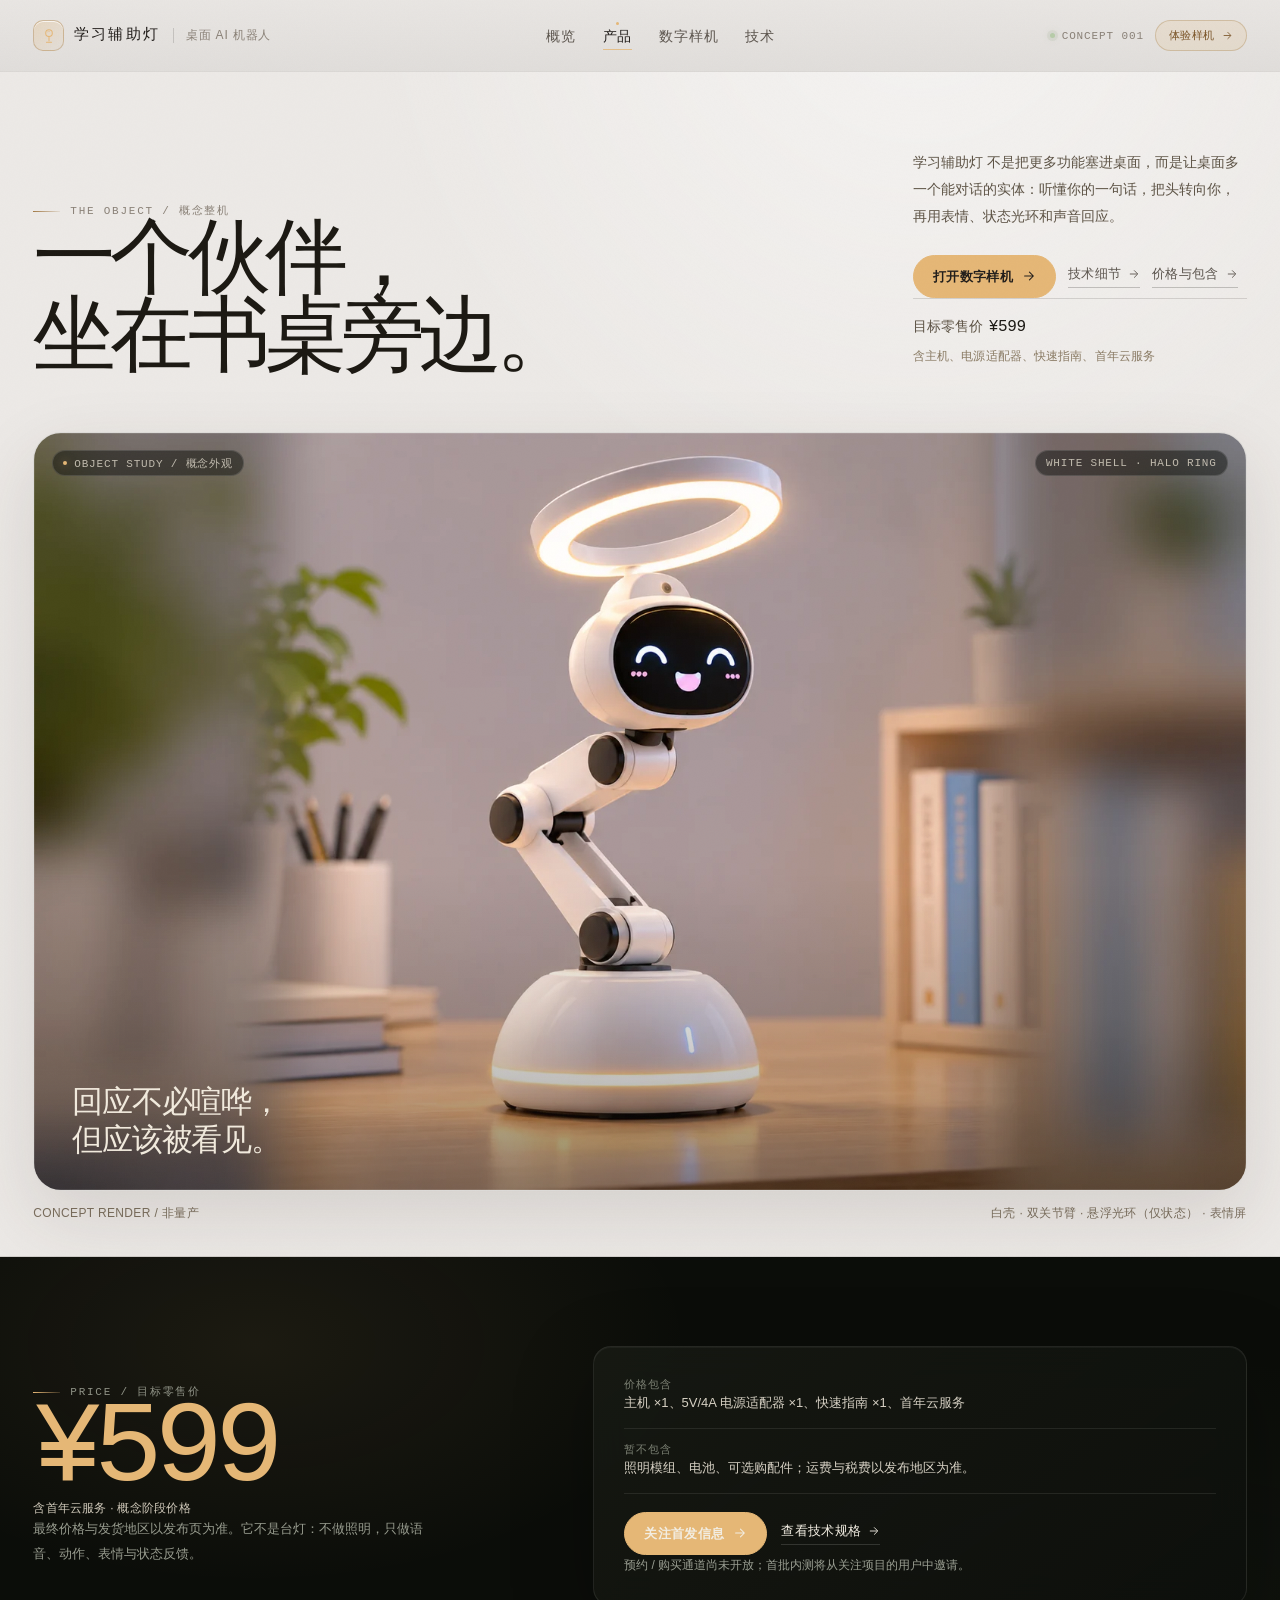
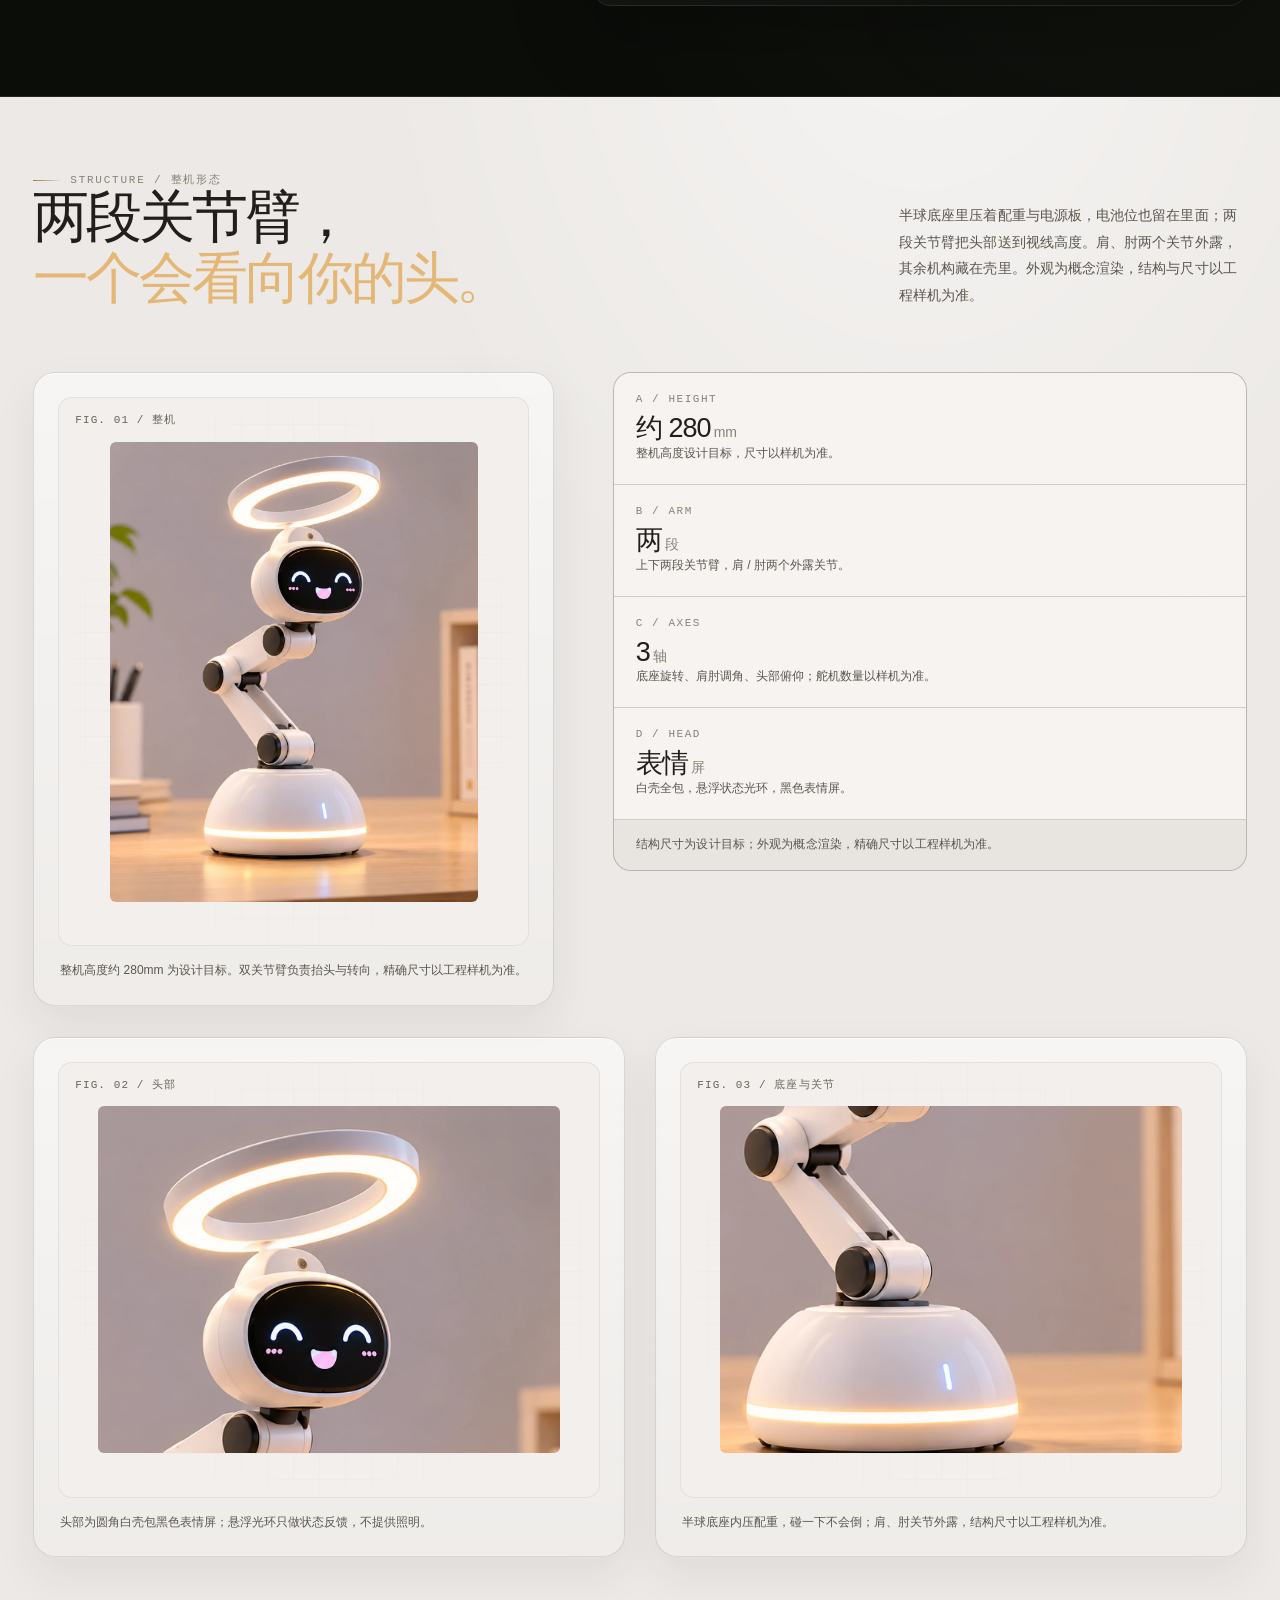
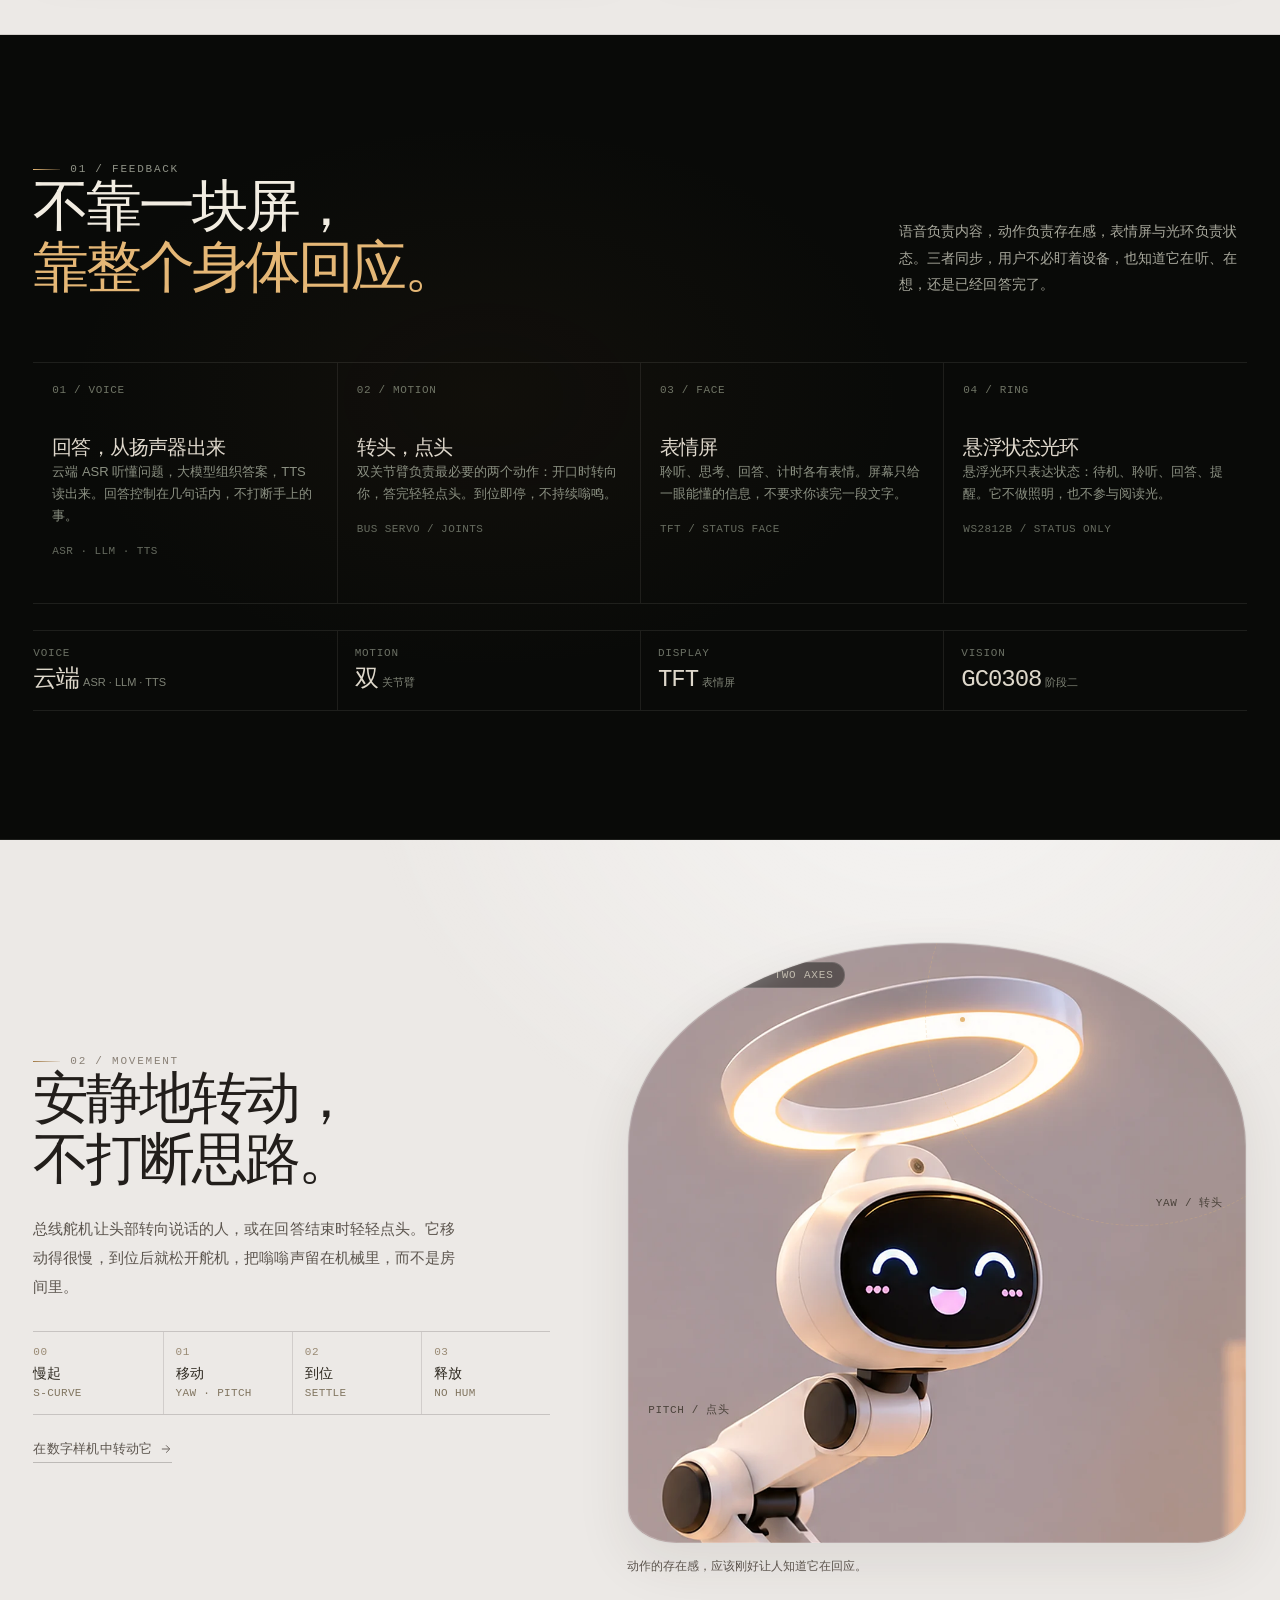
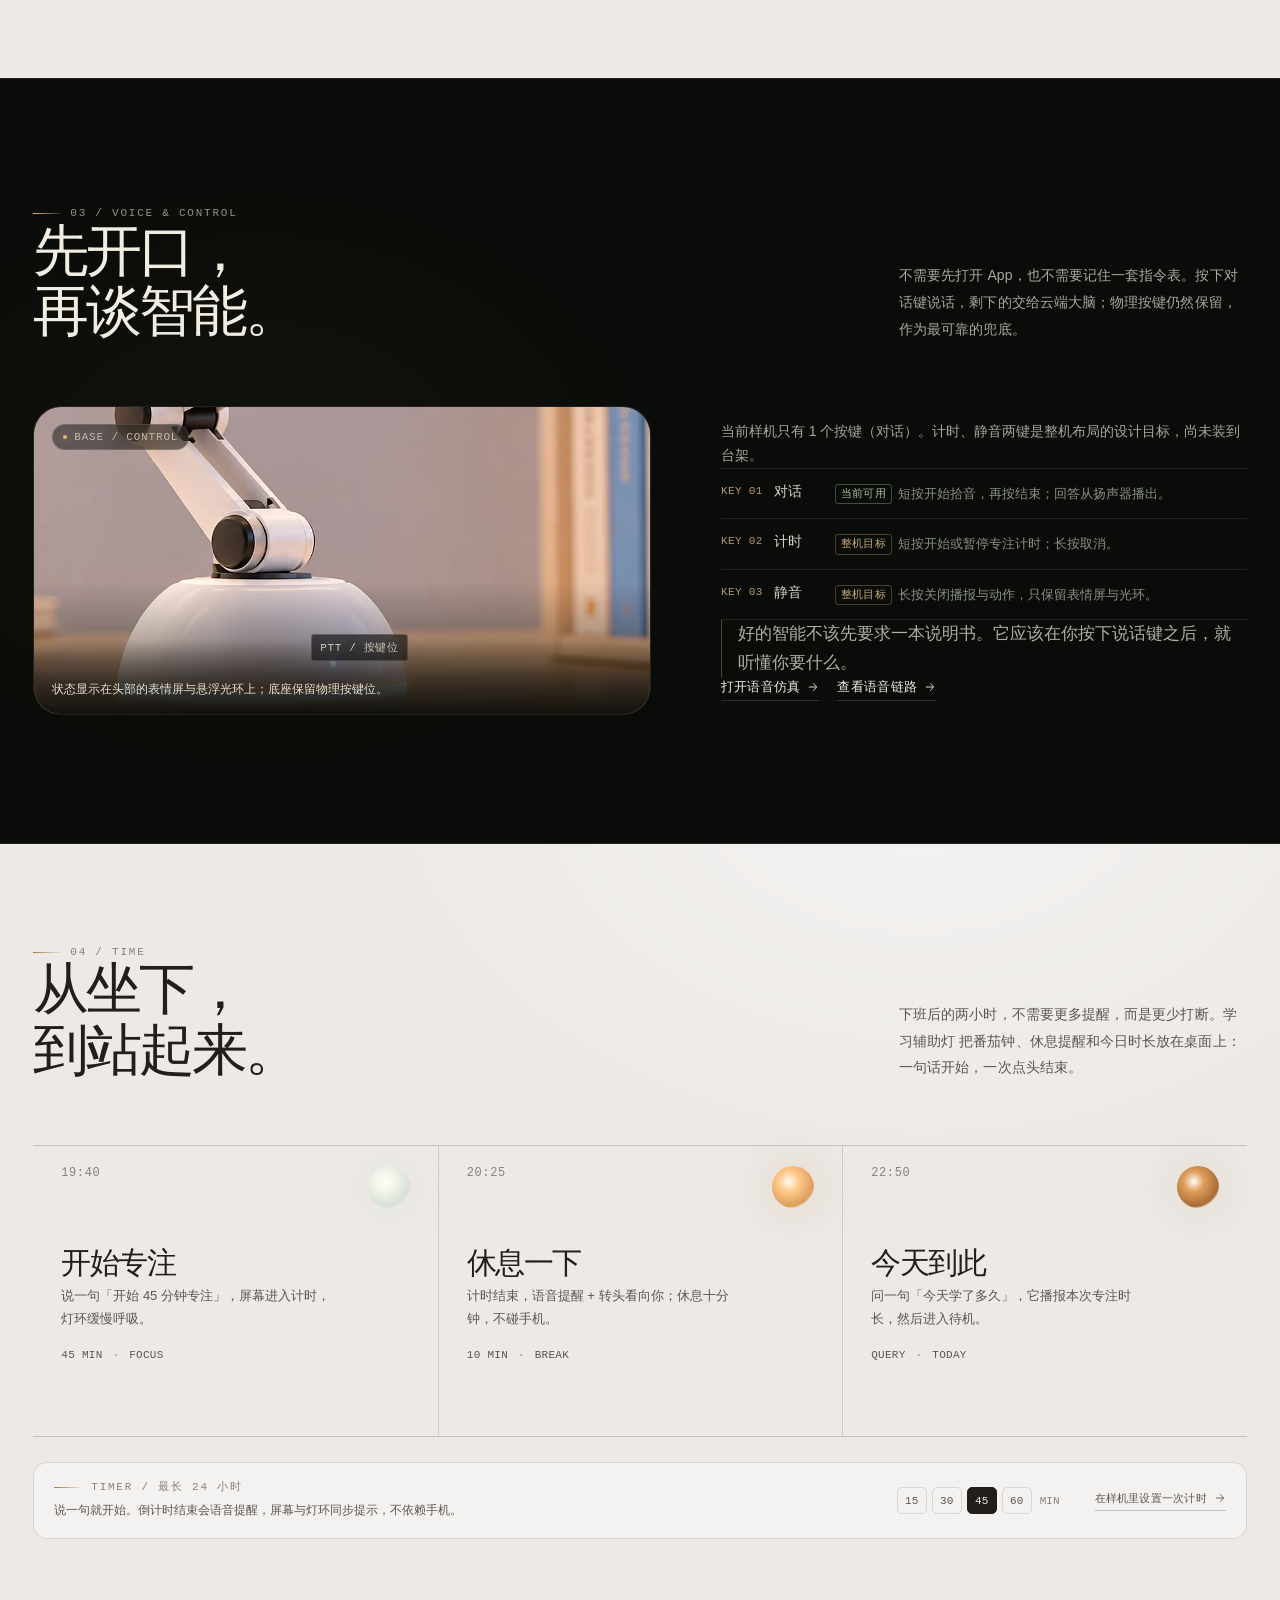
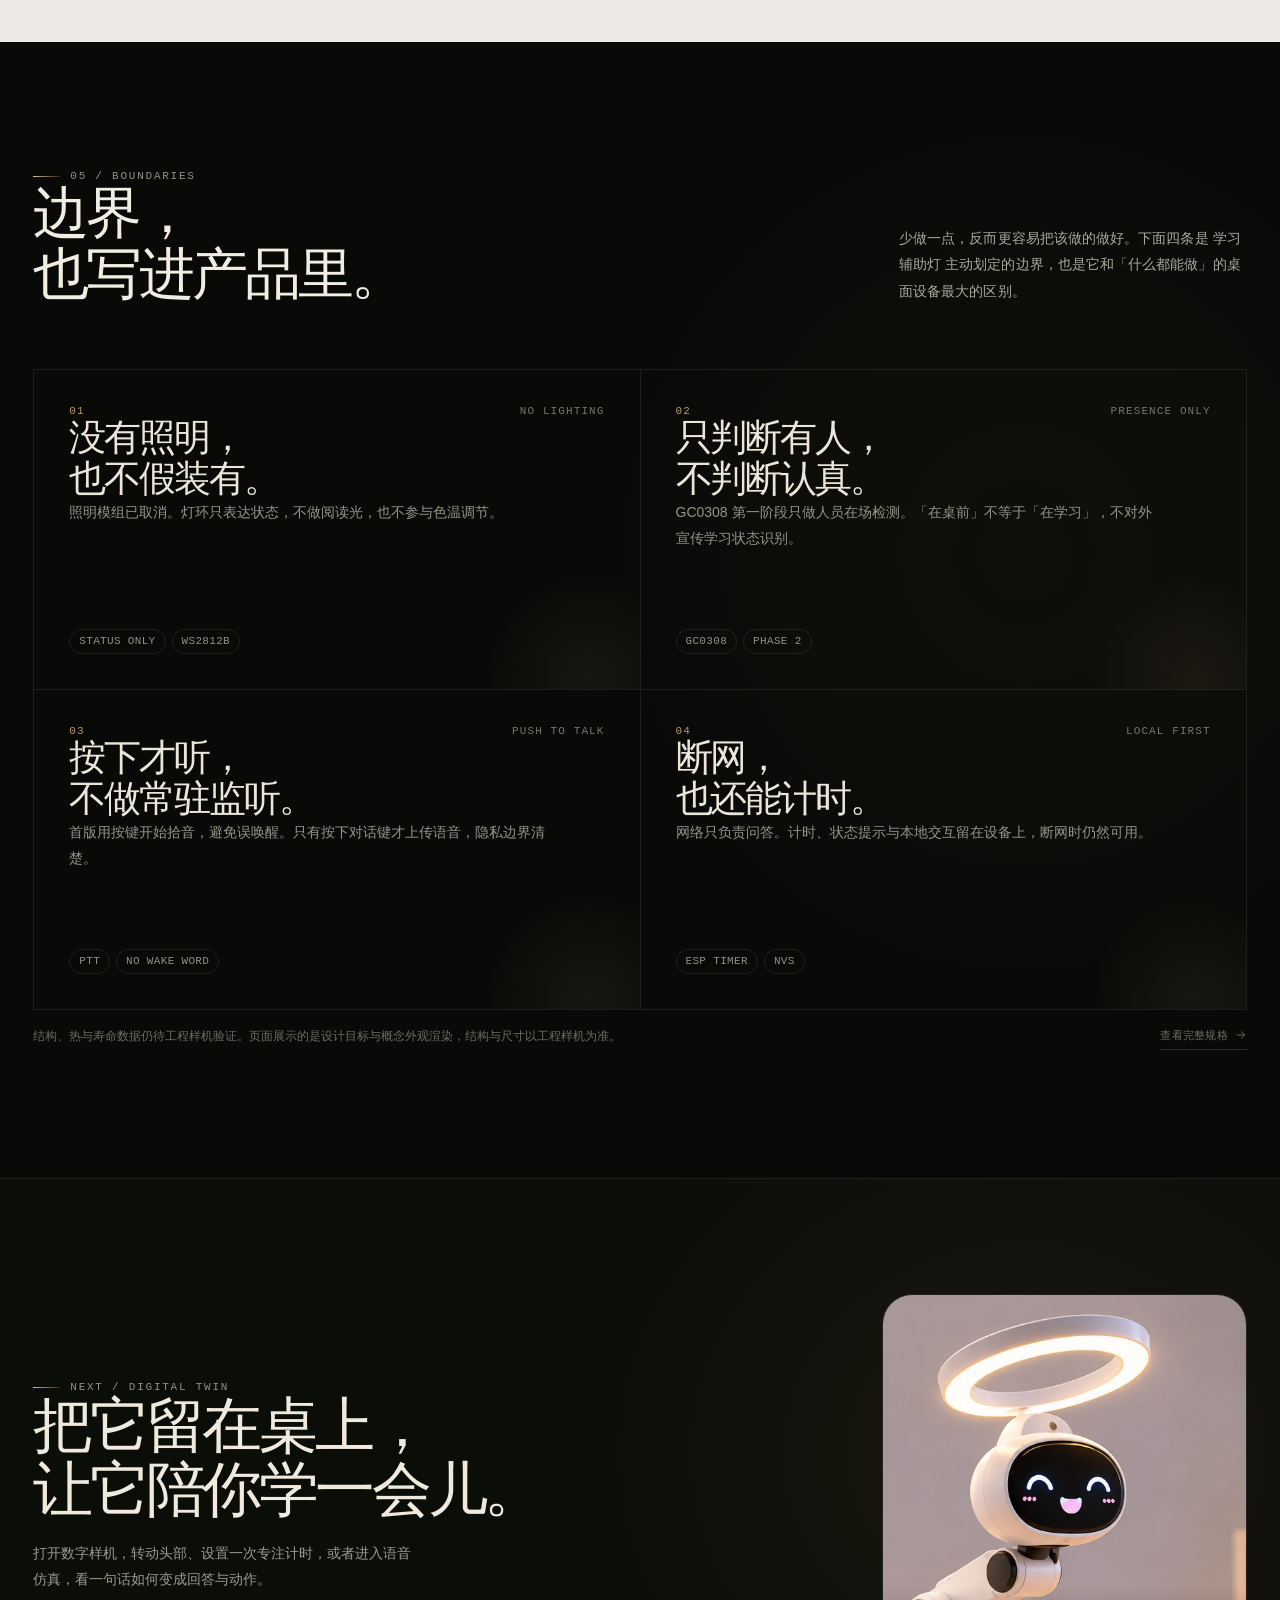
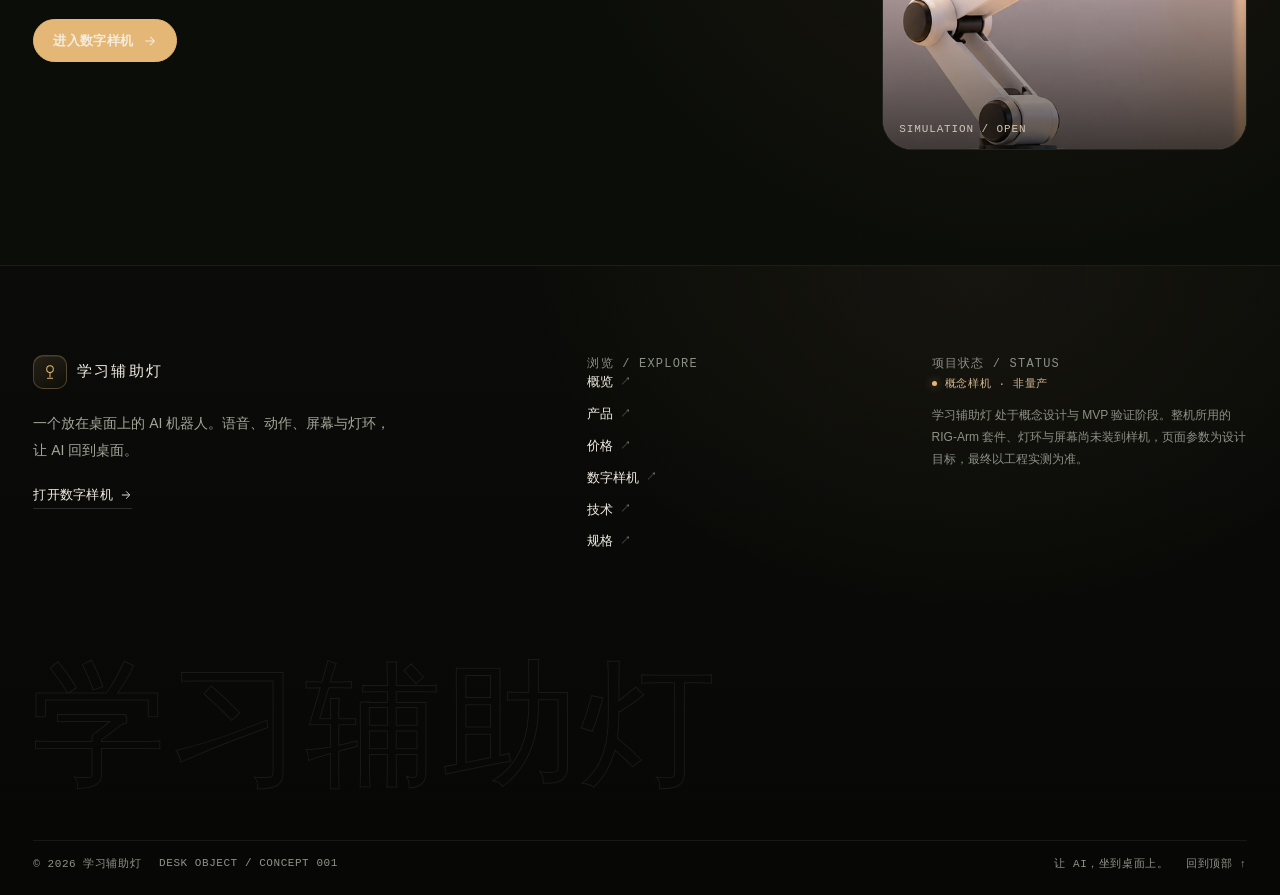
<file: web/product.html>
<!DOCTYPE html>
<html lang="zh-CN">
<head>
<meta charset="UTF-8">
<meta name="viewport" content="width=device-width, initial-scale=1.0">
<meta name="theme-color" content="#080907">
<title>产品 · 学习辅助灯 桌面 AI 机器人</title>
<meta name="description" content="了解 学习辅助灯 的语音、动作与状态反馈：云端问答、双关节臂、表情屏与悬浮状态光环。照明功能已取消；目标零售价 ¥599。">
<link rel="icon" href="assets/favicon.svg" type="image/svg+xml">
<link rel="stylesheet" href="assets/site.css">
<link rel="stylesheet" href="assets/pages.css">
<meta property="og:type" content="website">
<meta property="og:title" content="产品 · 学习辅助灯">
<meta property="og:description" content="一个会听、会答、会动的桌面机器人。目标零售价 ¥599，含首年云服务。">
<meta property="og:image" content="assets/og-lamp1.jpg">
<script>document.documentElement.classList.add('js');</script>
<script src="assets/site.js" defer></script>
</head>
<body class="site-page page-product" id="top">
<a class="site-skip" href="#main">跳到主要内容</a>

<header class="site-header" data-site-header>
  <div class="site-header__inner">
    <a class="site-brand" href="index.html" aria-label="学习辅助灯 首页">
      <span class="site-brand__mark" aria-hidden="true">
        <svg viewBox="0 0 24 24" fill="none">
          <circle cx="12" cy="8.2" r="4.4" stroke="currentColor" stroke-width="1.35"/>
          <path d="M12 12.7v5.5M8.6 20.2h6.8" stroke="currentColor" stroke-width="1.35" stroke-linecap="round"/>
          <path d="M9.8 6.7c.7-.9 2.1-1.2 3.1-.6" stroke="currentColor" stroke-width="1.1" stroke-linecap="round" opacity=".55"/>
        </svg>
      </span>
      <span class="site-brand__name">学习辅助灯</span>
      <span class="site-brand__tag">桌面 AI 机器人</span>
    </a>

    <nav class="site-nav" aria-label="主导航">
      <a href="index.html">概览</a>
      <a href="product.html" aria-current="page">产品</a>
      <a href="simulator.html">数字样机</a>
      <a href="technology.html">技术</a>
    </nav>

    <div class="site-actions">
      <span class="site-status"><i aria-hidden="true"></i>CONCEPT 001</span>
      <a class="site-cta" href="simulator.html">
        体验样机
        <svg viewBox="0 0 16 16" fill="none" aria-hidden="true"><path d="M3 8h9M8.5 3.5 13 8l-4.5 4.5" stroke="currentColor" stroke-width="1.2" stroke-linecap="round" stroke-linejoin="round"/></svg>
      </a>
      <button class="site-menu-toggle" type="button" data-menu-toggle aria-expanded="false" aria-controls="siteMenu" aria-label="打开菜单">
        <span class="burger" aria-hidden="true"></span>
      </button>
    </div>
  </div>

  <div class="site-menu" id="siteMenu" hidden>
    <div class="site-menu__inner">
      <nav class="site-menu__nav" aria-label="移动端导航">
        <a href="index.html">概览 <span>01 / OVERVIEW</span></a>
        <a href="product.html" aria-current="page">产品 <span>02 / THE OBJECT</span></a>
        <a href="simulator.html">数字样机 <span>03 / DIGITAL TWIN</span></a>
        <a href="technology.html">技术 <span>04 / ENGINEERING</span></a>
      </nav>
      <div class="site-menu__foot">
        <p>一个会听、会答、会动的桌面机器人。<br>概念样机 001 · 非量产</p>
        <a class="site-button site-button--primary" href="simulator.html">打开数字样机
          <svg viewBox="0 0 16 16" fill="none" aria-hidden="true"><path d="M3 8h9M8.5 3.5 13 8l-4.5 4.5" stroke="currentColor" stroke-width="1.2" stroke-linecap="round" stroke-linejoin="round"/></svg>
        </a>
      </div>
    </div>
  </div>
</header>

<main id="main" tabindex="-1">
  <!-- --------------------------------------------------------- product hero -->
  <section class="product-hero light-band" aria-labelledby="productTitle">
    <div class="site-wrap">
      <div class="product-hero__head">
        <div>
          <p class="site-kicker">THE OBJECT / 概念整机</p>
          <h1 class="product-hero__title" id="productTitle">一个伙伴，<br>坐在书桌旁边。</h1>
        </div>
        <div class="product-hero__aside">
          <p>学习辅助灯 不是把更多功能塞进桌面，而是让桌面多一个能对话的实体：听懂你的一句话，把头转向你，再用表情、状态光环和声音回应。</p>
          <div class="site-actions-row">
            <a class="site-button site-button--primary" href="simulator.html">打开数字样机
              <svg viewBox="0 0 16 16" fill="none" aria-hidden="true"><path d="M3 8h9M8.5 3.5 13 8l-4.5 4.5" stroke="currentColor" stroke-width="1.2" stroke-linecap="round" stroke-linejoin="round"/></svg>
            </a>
            <a class="site-text-link" href="technology.html">技术细节
              <svg viewBox="0 0 16 16" fill="none" aria-hidden="true"><path d="M3 8h9M8.5 3.5 13 8l-4.5 4.5" stroke="currentColor" stroke-width="1.2" stroke-linecap="round" stroke-linejoin="round"/></svg>
            </a>
            <a class="site-text-link" href="#pricing">价格与包含
              <svg viewBox="0 0 16 16" fill="none" aria-hidden="true"><path d="M3 8h9M8.5 3.5 13 8l-4.5 4.5" stroke="currentColor" stroke-width="1.2" stroke-linecap="round" stroke-linejoin="round"/></svg>
            </a>
          </div>
          <p class="product-hero__price">目标零售价 <strong>¥599</strong> <span>含主机、电源适配器、快速指南、首年云服务</span></p>
        </div>
      </div>

      <figure class="product-hero__stage">
        <img src="assets/product-wide-lamp1.webp" width="1600" height="1000" alt="学习辅助灯 整机场景：白色机器人、头顶悬浮光环、黑色表情屏、双关节臂与半球底座，放在浅色木书桌上" fetchpriority="high">
        <span class="product-stage-label product-stage-label--top"><span class="mini-dot"></span>OBJECT STUDY / 概念外观</span>
        <span class="product-stage-label product-stage-label--right">WHITE SHELL · HALO RING</span>
        <figcaption class="product-stage-quote">
          <blockquote>回应不必喧哗，<br>但应该被看见。</blockquote>
        </figcaption>
      </figure>

      <div class="product-hero__foot">
        <span>CONCEPT RENDER / 非量产</span>
        <span>白壳 · 双关节臂 · 悬浮光环（仅状态） · 表情屏</span>
      </div>
    </div>
  </section>

  <!-- --------------------------------------------------------------- pricing -->
  <section class="site-section product-price" id="pricing" aria-labelledby="productPriceTitle">
    <div class="site-wrap">
      <div class="product-price__inner">
        <div class="product-price__copy" data-reveal>
          <p class="site-kicker">PRICE / 目标零售价</p>
          <h2 class="product-price__amount" id="productPriceTitle">¥599</h2>
          <p class="product-price__meta">含首年云服务 · 概念阶段价格</p>
          <p class="product-price__note">最终价格与发货地区以发布页为准。它不是台灯：不做照明，只做语音、动作、表情与状态反馈。</p>
        </div>

        <div class="product-price__box site-glass" data-reveal style="--reveal-delay:.08s">
          <div class="product-price__row">
            <span>价格包含</span>
            <p>主机 ×1、5V/4A 电源适配器 ×1、快速指南 ×1、首年云服务</p>
          </div>
          <div class="product-price__row">
            <span>暂不包含</span>
            <p>照明模组、电池、可选购配件；运费与税费以发布地区为准。</p>
          </div>
          <div class="product-price__actions">
            <a class="site-button site-button--primary" href="https://github.com/ZhouXiaoShan499/Studylamp" target="_blank" rel="noopener">关注首发信息
              <svg viewBox="0 0 16 16" fill="none" aria-hidden="true"><path d="M3 8h9M8.5 3.5 13 8l-4.5 4.5" stroke="currentColor" stroke-width="1.2" stroke-linecap="round" stroke-linejoin="round"/></svg>
            </a>
            <a class="site-text-link" href="technology.html#specs">查看技术规格
              <svg viewBox="0 0 16 16" fill="none" aria-hidden="true"><path d="M3 8h9M8.5 3.5 13 8l-4.5 4.5" stroke="currentColor" stroke-width="1.2" stroke-linecap="round" stroke-linejoin="round"/></svg>
            </a>
          </div>
          <p class="product-price__fine">预约 / 购买通道尚未开放；首批内测将从关注项目的用户中邀请。</p>
        </div>
      </div>
    </div>
  </section>

  <!-- ------------------------------------------------------------ structure -->
  <section class="site-section product-structure light-band" aria-labelledby="productStructureTitle">
    <div class="site-wrap">
      <div class="product-section-head" data-reveal>
        <div>
          <p class="site-kicker">STRUCTURE / 整机形态</p>
          <h2 class="site-title" id="productStructureTitle">两段关节臂，<br><span class="accent">一个会看向你的头。</span></h2>
        </div>
        <p class="site-lead site-lead--small">半球底座里压着配重与电源板，电池位也留在里面；两段关节臂把头部送到视线高度。肩、肘两个关节外露，其余机构藏在壳里。外观为概念渲染，结构与尺寸以工程样机为准。</p>
      </div>

      <div class="structure-grid">
        <figure class="structure-plate" data-reveal>
          <a class="structure-plate__frame" href="assets/product-hero-lamp1.webp" target="_blank" rel="noopener" title="点开看大图">
            <span class="structure-plate__tag">FIG. 01 / 整机</span>
            <img src="assets/product-hero-lamp1.webp" width="1200" height="1500" loading="lazy" alt="学习辅助灯 概念外观：白色机器人、头顶悬浮光环、黑色表情屏、双关节臂与半球底座">
          </a>
          <figcaption>整机高度约 280mm 为设计目标。双关节臂负责抬头与转向，精确尺寸以工程样机为准。</figcaption>
        </figure>

        <div class="structure-specs" data-reveal style="--reveal-delay:.08s">
          <div class="structure-spec">
            <span class="structure-spec__index">A / HEIGHT</span>
            <strong>约 280<em>mm</em></strong>
            <p>整机高度设计目标，尺寸以样机为准。</p>
          </div>
          <div class="structure-spec">
            <span class="structure-spec__index">B / ARM</span>
            <strong>两<em>段</em></strong>
            <p>上下两段关节臂，肩 / 肘两个外露关节。</p>
          </div>
          <div class="structure-spec">
            <span class="structure-spec__index">C / AXES</span>
            <strong>3<em>轴</em></strong>
            <p>底座旋转、肩肘调角、头部俯仰；舵机数量以样机为准。</p>
          </div>
          <div class="structure-spec">
            <span class="structure-spec__index">D / HEAD</span>
            <strong>表情<em>屏</em></strong>
            <p>白壳全包，悬浮状态光环，黑色表情屏。</p>
          </div>
          <p class="structure-specs__note">结构尺寸为设计目标；外观为概念渲染，精确尺寸以工程样机为准。</p>
        </div>
      </div>

      <div class="structure-figures">
        <figure class="structure-plate structure-plate--photo" data-reveal>
          <a class="structure-plate__frame" href="assets/head-detail-lamp1.webp" target="_blank" rel="noopener" title="点开看大图">
            <span class="structure-plate__tag">FIG. 02 / 头部</span>
            <img src="assets/head-detail-lamp1.webp" width="1200" height="900" loading="lazy" alt="学习辅助灯 头部特写：圆角白壳、悬浮状态光环、黑色表情屏">
          </a>
          <figcaption>头部为圆角白壳包黑色表情屏；悬浮光环只做状态反馈，不提供照明。</figcaption>
        </figure>

        <figure class="structure-plate structure-plate--photo" data-reveal style="--reveal-delay:.08s">
          <a class="structure-plate__frame" href="assets/base-detail-lamp1.webp" target="_blank" rel="noopener" title="点开看大图">
            <span class="structure-plate__tag">FIG. 03 / 底座与关节</span>
            <img src="assets/base-detail-lamp1.webp" width="1200" height="900" loading="lazy" alt="学习辅助灯 底座与双关节臂特写：白色半球底座、两段机械臂、黑色关节">
          </a>
          <figcaption>半球底座内压配重，碰一下不会倒；肩、肘关节外露，结构尺寸以工程样机为准。</figcaption>
        </figure>
      </div>
    </div>
  </section>

  <!-- -------------------------------------------------------------- feedback -->
  <section class="site-section product-light" aria-labelledby="productFeedbackTitle">
    <div class="site-wrap">
      <div class="product-section-head" data-reveal>
        <div>
          <p class="site-kicker">01 / FEEDBACK</p>
          <h2 class="site-title" id="productFeedbackTitle">不靠一块屏，<br><span class="accent">靠整个身体回应。</span></h2>
        </div>
        <p class="site-lead site-lead--small">语音负责内容，动作负责存在感，表情屏与光环负责状态。三者同步，用户不必盯着设备，也知道它在听、在想，还是已经回答完了。</p>
      </div>

      <div class="detail-grid">
        <article class="detail-card" data-reveal>
          <span class="detail-card__index">01 / VOICE</span>
          <h3>回答，从扬声器出来</h3>
          <p>云端 ASR 听懂问题，大模型组织答案，TTS 读出来。回答控制在几句话内，不打断手上的事。</p>
          <span class="detail-card__meta">ASR · LLM · TTS</span>
        </article>
        <article class="detail-card" data-reveal style="--reveal-delay:.06s">
          <span class="detail-card__index">02 / MOTION</span>
          <h3>转头，点头</h3>
          <p>双关节臂负责最必要的两个动作：开口时转向你，答完轻轻点头。到位即停，不持续嗡鸣。</p>
          <span class="detail-card__meta">BUS SERVO / JOINTS</span>
        </article>
        <article class="detail-card" data-reveal style="--reveal-delay:.12s">
          <span class="detail-card__index">03 / FACE</span>
          <h3>表情屏</h3>
          <p>聆听、思考、回答、计时各有表情。屏幕只给一眼能懂的信息，不要求你读完一段文字。</p>
          <span class="detail-card__meta">TFT / STATUS FACE</span>
        </article>
        <article class="detail-card" data-reveal style="--reveal-delay:.18s">
          <span class="detail-card__index">04 / RING</span>
          <h3>悬浮状态光环</h3>
          <p>悬浮光环只表达状态：待机、聆听、回答、提醒。它不做照明，也不参与阅读光。</p>
          <span class="detail-card__meta">WS2812B / STATUS ONLY</span>
        </article>
      </div>

      <div class="product-spec-strip" data-reveal style="--reveal-delay:.08s">
        <div><span>VOICE</span><strong>云端<small>ASR · LLM · TTS</small></strong></div>
        <div><span>MOTION</span><strong>双<small>关节臂</small></strong></div>
        <div><span>DISPLAY</span><strong>TFT<small>表情屏</small></strong></div>
        <div><span>VISION</span><strong>GC0308<small>阶段二</small></strong></div>
      </div>
    </div>
  </section>

  <!-- ------------------------------------------------------------- movement -->
  <section class="site-section product-motion light-band" aria-labelledby="productMotionTitle">
    <div class="site-wrap product-motion__inner">
      <div class="product-motion__copy" data-reveal>
        <p class="site-kicker">02 / MOVEMENT</p>
        <h2 class="site-title" id="productMotionTitle">安静地转动，<br>不打断思路。</h2>
        <p class="site-lead">总线舵机让头部转向说话的人，或在回答结束时轻轻点头。它移动得很慢，到位后就松开舵机，把嗡嗡声留在机械里，而不是房间里。</p>

        <div class="motion-sequence">
          <div><span>00</span><strong>慢起</strong><small>S-CURVE</small></div>
          <div><span>01</span><strong>移动</strong><small>YAW · PITCH</small></div>
          <div><span>02</span><strong>到位</strong><small>SETTLE</small></div>
          <div><span>03</span><strong>释放</strong><small>NO HUM</small></div>
        </div>

        <a class="site-text-link" href="simulator.html">在数字样机中转动它
          <svg viewBox="0 0 16 16" fill="none" aria-hidden="true"><path d="M3 8h9M8.5 3.5 13 8l-4.5 4.5" stroke="currentColor" stroke-width="1.2" stroke-linecap="round" stroke-linejoin="round"/></svg>
        </a>
      </div>

      <figure class="product-motion__media" data-reveal style="--reveal-delay:.08s">
        <div class="product-motion__frame">
          <img src="assets/head-lamp1.webp" width="1024" height="1280" loading="lazy" alt="学习辅助灯 头部与双关节臂：圆角白壳、悬浮状态光环、黑色表情屏">
          <span class="product-stage-label product-stage-label--top"><span class="mini-dot"></span>ONE GESTURE / TWO AXES</span>
          <span class="motion-ring" aria-hidden="true"></span>
          <span class="motion-tick motion-tick--a">YAW / 转头</span>
          <span class="motion-tick motion-tick--b">PITCH / 点头</span>
        </div>
        <figcaption>动作的存在感，应该刚好让人知道它在回应。</figcaption>
      </figure>
    </div>
  </section>

  <!-- -------------------------------------------------------------- control -->
  <section class="site-section product-control" aria-labelledby="productControlTitle">
    <div class="site-wrap">
      <div class="product-section-head" data-reveal>
        <div>
          <p class="site-kicker">03 / VOICE &amp; CONTROL</p>
          <h2 class="site-title" id="productControlTitle">先开口，<br>再谈智能。</h2>
        </div>
        <p class="site-lead site-lead--small">不需要先打开 App，也不需要记住一套指令表。按下对话键说话，剩下的交给云端大脑；物理按键仍然保留，作为最可靠的兜底。</p>
      </div>

      <div class="product-control__grid">
        <figure class="product-control__media" data-reveal>
          <img src="assets/base-lamp1.webp" width="1000" height="500" loading="lazy" alt="学习辅助灯 底座与双关节臂特写：白色半球底座、两段机械臂、黑色关节">
          <span class="product-stage-label product-stage-label--top"><span class="mini-dot"></span>BASE / CONTROL</span>
          <span class="control-callout control-callout--button">PTT / 按键位</span>
          <figcaption>状态显示在头部的表情屏与悬浮光环上；底座保留物理按键位。</figcaption>
        </figure>

        <div class="product-control__copy" data-reveal style="--reveal-delay:.08s">
          <p class="key-note">当前样机只有 1 个按键（对话）。计时、静音两键是整机布局的设计目标，尚未装到台架。</p>
          <div class="key-grid">
            <div><span>KEY 01</span><strong>对话</strong><p><em class="state-tag">当前可用</em>短按开始拾音，再按结束；回答从扬声器播出。</p></div>
            <div><span>KEY 02</span><strong>计时</strong><p><em class="state-tag state-tag--plan">整机目标</em>短按开始或暂停专注计时；长按取消。</p></div>
            <div><span>KEY 03</span><strong>静音</strong><p><em class="state-tag state-tag--plan">整机目标</em>长按关闭播报与动作，只保留表情屏与光环。</p></div>
          </div>
          <p class="control-quote">好的智能不该先要求一本说明书。它应该在你按下说话键之后，就听懂你要什么。</p>
          <div class="control-links">
            <a class="site-text-link" href="simulator.html?mode=voice#console">打开语音仿真
              <svg viewBox="0 0 16 16" fill="none" aria-hidden="true"><path d="M3 8h9M8.5 3.5 13 8l-4.5 4.5" stroke="currentColor" stroke-width="1.2" stroke-linecap="round" stroke-linejoin="round"/></svg>
            </a>
            <a class="site-text-link" href="technology.html#voice">查看语音链路
              <svg viewBox="0 0 16 16" fill="none" aria-hidden="true"><path d="M3 8h9M8.5 3.5 13 8l-4.5 4.5" stroke="currentColor" stroke-width="1.2" stroke-linecap="round" stroke-linejoin="round"/></svg>
            </a>
          </div>
        </div>
      </div>
    </div>
  </section>

  <!-- ----------------------------------------------------------------- time -->
  <section class="site-section product-time light-band" aria-labelledby="productTimeTitle">
    <div class="site-wrap">
      <div class="product-section-head" data-reveal>
        <div>
          <p class="site-kicker">04 / TIME</p>
          <h2 class="site-title" id="productTimeTitle">从坐下，<br>到站起来。</h2>
        </div>
        <p class="site-lead site-lead--small">下班后的两小时，不需要更多提醒，而是更少打断。学习辅助灯 把番茄钟、休息提醒和今日时长放在桌面上：一句话开始，一次点头结束。</p>
      </div>

      <div class="moment-grid" data-reveal style="--reveal-delay:.06s">
        <article class="moment-card">
          <div class="moment-card__top"><span class="moment-time">19:40</span><span class="moment-orb moment-orb--day" aria-hidden="true"></span></div>
          <h3>开始专注</h3>
          <p>说一句「开始 45 分钟专注」，屏幕进入计时，灯环缓慢呼吸。</p>
          <span class="moment-data">45 MIN <i>·</i> FOCUS</span>
        </article>
        <article class="moment-card">
          <div class="moment-card__top"><span class="moment-time">20:25</span><span class="moment-orb moment-orb--rest" aria-hidden="true"></span></div>
          <h3>休息一下</h3>
          <p>计时结束，语音提醒 + 转头看向你；休息十分钟，不碰手机。</p>
          <span class="moment-data">10 MIN <i>·</i> BREAK</span>
        </article>
        <article class="moment-card">
          <div class="moment-card__top"><span class="moment-time">22:50</span><span class="moment-orb moment-orb--night" aria-hidden="true"></span></div>
          <h3>今天到此</h3>
          <p>问一句「今天学了多久」，它播报本次专注时长，然后进入待机。</p>
          <span class="moment-data">QUERY <i>·</i> TODAY</span>
        </article>
      </div>

      <div class="timer-band">
        <div class="timer-band__copy">
          <span class="site-kicker">TIMER / 最长 24 小时</span>
          <p>说一句就开始。倒计时结束会语音提醒，屏幕与灯环同步提示，不依赖手机。</p>
        </div>
        <div class="timer-band__chips" aria-hidden="true">
          <span>15</span><span>30</span><span class="is-active">45</span><span>60</span><small>MIN</small>
        </div>
        <a class="site-text-link" href="simulator.html">在样机里设置一次计时
          <svg viewBox="0 0 16 16" fill="none" aria-hidden="true"><path d="M3 8h9M8.5 3.5 13 8l-4.5 4.5" stroke="currentColor" stroke-width="1.2" stroke-linecap="round" stroke-linejoin="round"/></svg>
        </a>
      </div>
    </div>
  </section>

  <!-- ------------------------------------------------------------ boundaries -->
  <section class="site-section product-details" aria-labelledby="productBoundariesTitle">
    <div class="site-wrap">
      <div class="product-section-head" data-reveal>
        <div>
          <p class="site-kicker">05 / BOUNDARIES</p>
          <h2 class="site-title" id="productBoundariesTitle">边界，<br>也写进产品里。</h2>
        </div>
        <p class="site-lead site-lead--small">少做一点，反而更容易把该做的做好。下面四条是 学习辅助灯 主动划定的边界，也是它和「什么都能做」的桌面设备最大的区别。</p>
      </div>

      <div class="tech-choice-grid">
        <article class="tech-choice-card" data-reveal>
          <div class="tech-choice-card__head"><span>01</span><span>NO LIGHTING</span></div>
          <h3>没有照明，<br>也不假装有。</h3>
          <p>照明模组已取消。灯环只表达状态，不做阅读光，也不参与色温调节。</p>
          <div class="tech-choice-card__data">
            <span>STATUS ONLY</span><span>WS2812B</span>
          </div>
        </article>
        <article class="tech-choice-card" data-reveal style="--reveal-delay:.06s">
          <div class="tech-choice-card__head"><span>02</span><span>PRESENCE ONLY</span></div>
          <h3>只判断有人，<br>不判断认真。</h3>
          <p>GC0308 第一阶段只做人员在场检测。「在桌前」不等于「在学习」，不对外宣传学习状态识别。</p>
          <div class="tech-choice-card__data">
            <span>GC0308</span><span>PHASE 2</span>
          </div>
        </article>
        <article class="tech-choice-card" data-reveal style="--reveal-delay:.12s">
          <div class="tech-choice-card__head"><span>03</span><span>PUSH TO TALK</span></div>
          <h3>按下才听，<br>不做常驻监听。</h3>
          <p>首版用按键开始拾音，避免误唤醒。只有按下对话键才上传语音，隐私边界清楚。</p>
          <div class="tech-choice-card__data">
            <span>PTT</span><span>NO WAKE WORD</span>
          </div>
        </article>
        <article class="tech-choice-card" data-reveal style="--reveal-delay:.18s">
          <div class="tech-choice-card__head"><span>04</span><span>LOCAL FIRST</span></div>
          <h3>断网，<br>也还能计时。</h3>
          <p>网络只负责问答。计时、状态提示与本地交互留在设备上，断网时仍然可用。</p>
          <div class="tech-choice-card__data">
            <span>ESP TIMER</span><span>NVS</span>
          </div>
        </article>
      </div>

      <div class="product-details__foot" data-reveal>
        <p>结构、热与寿命数据仍待工程样机验证。页面展示的是设计目标与概念外观渲染，结构与尺寸以工程样机为准。</p>
        <a class="site-text-link" href="technology.html#specs">查看完整规格
          <svg viewBox="0 0 16 16" fill="none" aria-hidden="true"><path d="M3 8h9M8.5 3.5 13 8l-4.5 4.5" stroke="currentColor" stroke-width="1.2" stroke-linecap="round" stroke-linejoin="round"/></svg>
        </a>
      </div>
    </div>
  </section>

  <!-- ------------------------------------------------------------- end CTA -->
  <section class="product-end">
    <div class="site-wrap product-end__inner">
      <div class="product-end__copy" data-reveal>
        <p class="site-kicker">NEXT / DIGITAL TWIN</p>
        <h2>把它留在桌上，<br>让它陪你学一会儿。</h2>
        <p>打开数字样机，转动头部、设置一次专注计时，或者进入语音仿真，看一句话如何变成回答与动作。</p>
        <a class="site-button site-button--primary" href="simulator.html">进入数字样机
          <svg viewBox="0 0 16 16" fill="none" aria-hidden="true"><path d="M3 8h9M8.5 3.5 13 8l-4.5 4.5" stroke="currentColor" stroke-width="1.2" stroke-linecap="round" stroke-linejoin="round"/></svg>
        </a>
      </div>
      <a class="product-end__media" href="simulator.html" data-reveal style="--reveal-delay:.08s" aria-label="进入 学习辅助灯 数字样机">
        <img src="assets/head-lamp1.webp" width="1024" height="1280" loading="lazy" alt="学习辅助灯 头部与双关节臂侧面：悬浮状态光环与黑色表情屏">
        <span>SIMULATION / OPEN</span>
      </a>
    </div>
  </section>
</main>

<footer class="site-footer">
  <div class="site-footer__inner">
    <div class="site-footer__top">
      <div class="footer-brand">
        <a class="site-brand" href="index.html" aria-label="学习辅助灯 首页">
          <span class="site-brand__mark" aria-hidden="true">
            <svg viewBox="0 0 24 24" fill="none">
              <circle cx="12" cy="8.2" r="4.4" stroke="currentColor" stroke-width="1.35"/>
              <path d="M12 12.7v5.5M8.6 20.2h6.8" stroke="currentColor" stroke-width="1.35" stroke-linecap="round"/>
            </svg>
          </span>
          <span class="site-brand__name">学习辅助灯</span>
        </a>
        <div class="footer-brand-copy">
          <p>一个放在桌面上的 AI 机器人。语音、动作、屏幕与灯环，让 AI 回到桌面。</p>
          <div class="footer-brand-links">
            <a class="site-text-link" href="simulator.html">打开数字样机
              <svg viewBox="0 0 16 16" fill="none" aria-hidden="true"><path d="M3 8h9M8.5 3.5 13 8l-4.5 4.5" stroke="currentColor" stroke-width="1.2" stroke-linecap="round" stroke-linejoin="round"/></svg>
            </a>
          </div>
        </div>
      </div>

      <div class="footer-col">
        <h3>浏览 / Explore</h3>
        <a href="index.html">概览 <span class="arrow">↗</span></a>
        <a href="product.html">产品 <span class="arrow">↗</span></a>
        <a href="product.html#pricing">价格 <span class="arrow">↗</span></a>
        <a href="simulator.html">数字样机 <span class="arrow">↗</span></a>
        <a href="technology.html">技术 <span class="arrow">↗</span></a>
        <a href="technology.html#specs">规格 <span class="arrow">↗</span></a>
      </div>

      <div class="footer-note">
        <h3>项目状态 / Status</h3>
        <span class="footer-prototype"><i aria-hidden="true"></i>概念样机 · 非量产</span>
        <p>学习辅助灯 处于概念设计与 MVP 验证阶段。整机所用的 RIG-Arm 套件、灯环与屏幕尚未装到样机，页面参数为设计目标，最终以工程实测为准。</p>
      </div>
    </div>

    <div class="footer-wordmark" aria-hidden="true">学习辅助灯</div>

    <div class="site-footer__bottom">
      <div class="meta-set">
        <span>© <span data-year>2026</span> 学习辅助灯</span>
        <span>DESK OBJECT / CONCEPT 001</span>
      </div>
      <div class="meta-set">
        <span>让 AI，坐到桌面上。</span>
        <a href="#top">回到顶部 ↑</a>
      </div>
    </div>
  </div>
</footer>
</body>
</html>
</file>
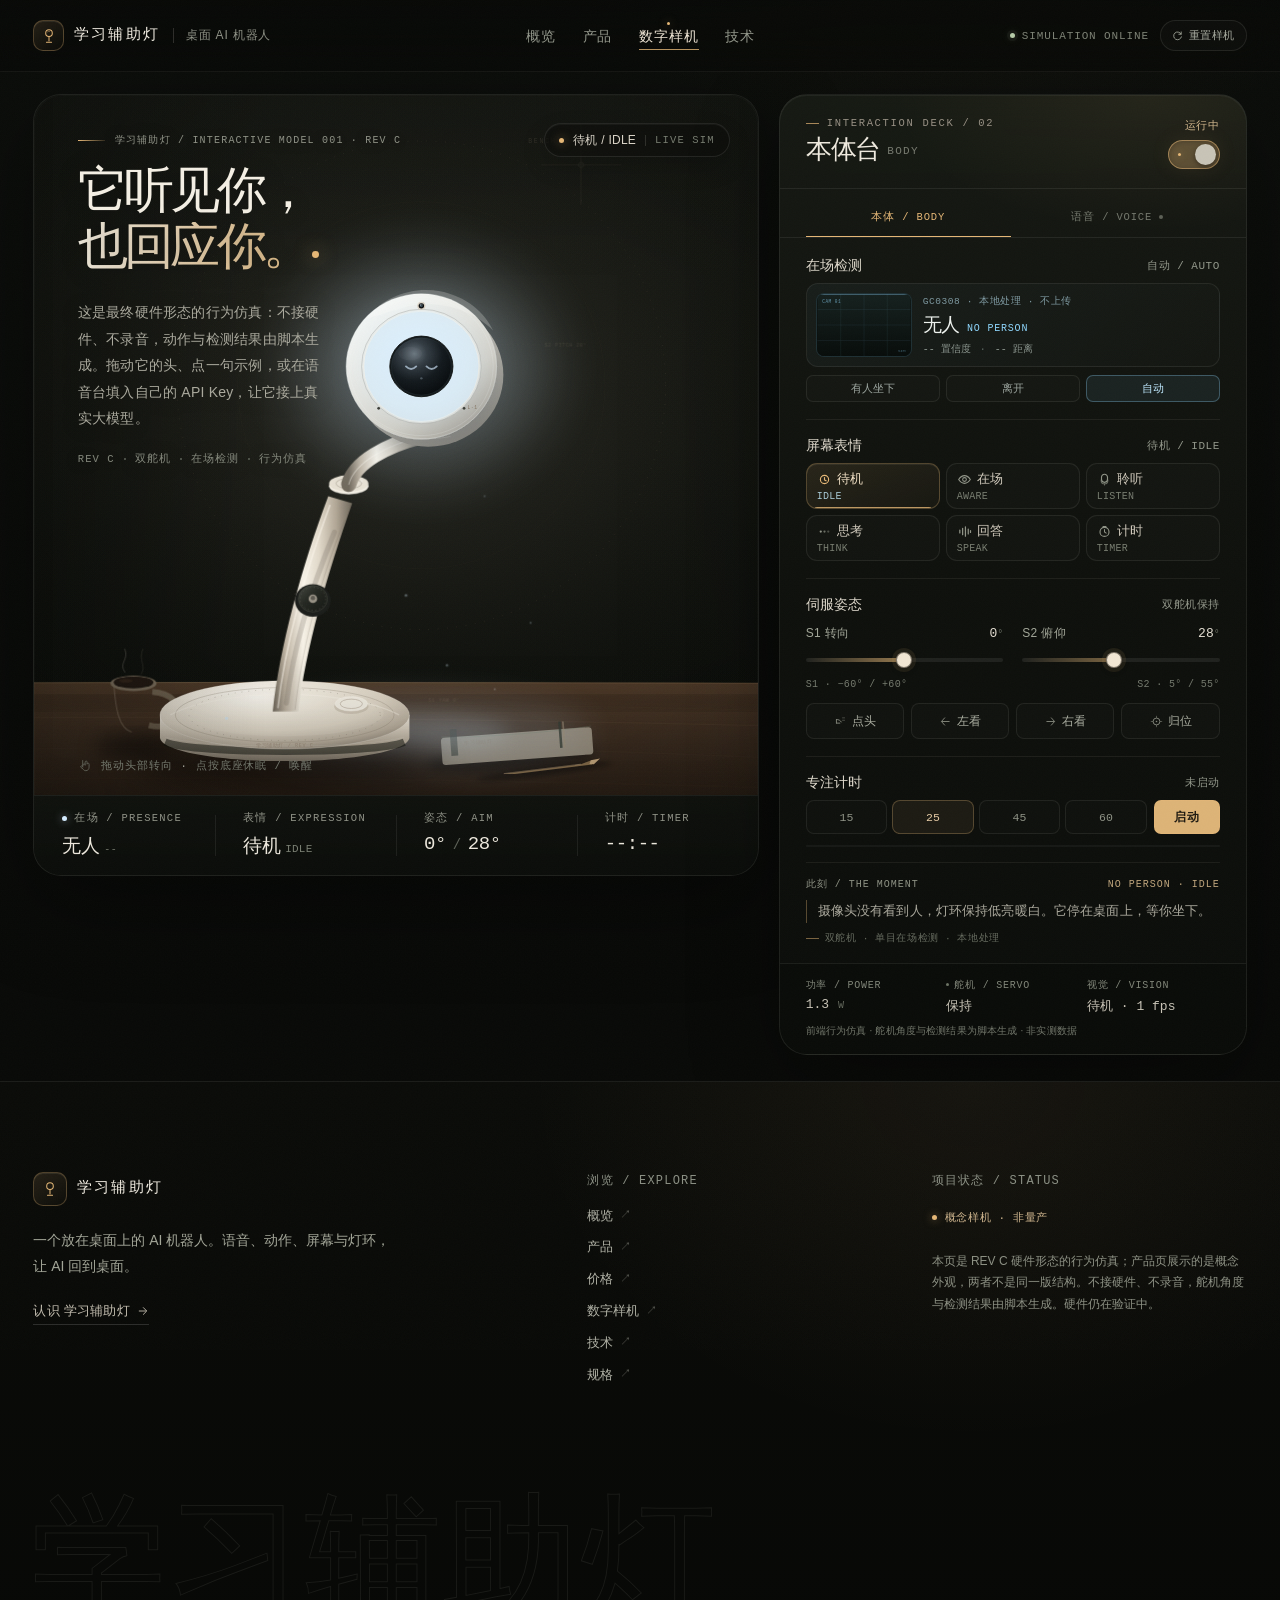
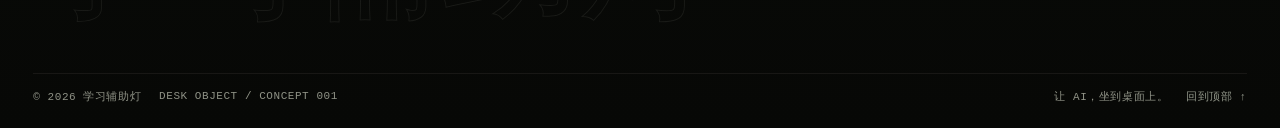
<file: web/simulator.html>
<!DOCTYPE html>
<html lang="zh-CN">
<head>
<meta charset="UTF-8">
<meta name="viewport" content="width=device-width, initial-scale=1.0">
<meta name="theme-color" content="#0a0b09">
<title>数字样机（REV C 硬件形态） · 学习辅助灯</title>
<meta name="description" content="学习辅助灯 REV C 硬件形态的交互数字样机：白色桌面机器人、双舵机转头点头、1.09″ TFT 表情与状态灯环，以及单目在场检测仿真。">
<meta property="og:type" content="website">
<meta property="og:title" content="数字样机（REV C 硬件形态） · 学习辅助灯">
<meta property="og:description" content="最终硬件形态的数字样机：双舵机、屏幕表情、状态灯环与摄像头在场检测。">
<meta property="og:image" content="assets/og-lamp1.jpg">
<link rel="icon" href="assets/favicon.svg" type="image/svg+xml">
<link rel="stylesheet" href="assets/site.css">
<style>
/* --------------------------------------------------------------------------
   学习辅助灯 digital twin
   Structure: topbar / stage + control deck / live telemetry
   -------------------------------------------------------------------------- */
:root{
  --bg:#090a08;
  --surface:#10120e;
  --surface-2:#151812;
  --surface-3:#1b1e17;
  --text:#f2ede2;
  --text-soft:#cfc8b9;
  --muted:#8f9286;
  --muted-2:#696d62;
  --line:rgba(242,237,226,.08);
  --line-strong:rgba(242,237,226,.14);
  --accent:#e5b776;
  --accent-soft:rgba(229,183,118,.12);
  --green:#b6cba8;
  --ring-rgb:212,236,255;
  --screen-rgb:255,214,170;
  --ambient-opacity:.64;
  --radius:28px;
  --sans:"Segoe UI","SF Pro Display","PingFang SC","Hiragino Sans GB","Microsoft YaHei UI","Microsoft YaHei",sans-serif;
  --mono:"SFMono-Regular","Cascadia Mono","Cascadia Code","Consolas","Liberation Mono",monospace;
  --serif:"Iowan Old Style","Baskerville","Songti SC","STSong","SimSun",serif;
  --ease:cubic-bezier(.22,.61,.36,1);
}
*{box-sizing:border-box}
html{color-scheme:dark;scroll-behavior:smooth}
body{
  margin:0;
  min-height:100vh;
  background:
    radial-gradient(900px 650px at 76% -15%, rgba(143,107,65,.11), transparent 63%),
    radial-gradient(760px 500px at 4% 100%, rgba(88,103,72,.07), transparent 70%),
    linear-gradient(180deg,#0c0e0b 0%,#090a08 58%,#0a0b08 100%);
  color:var(--text);
  font-family:var(--sans);
  -webkit-font-smoothing:antialiased;
  text-rendering:optimizeLegibility;
  overflow-x:clip;
}
body::before{
  content:"";
  position:fixed;
  inset:-50%;
  z-index:9999;
  pointer-events:none;
  opacity:.035;
  background-image:url("data:image/svg+xml,%3Csvg xmlns='http://www.w3.org/2000/svg' width='180' height='180'%3E%3Cfilter id='n'%3E%3CfeTurbulence type='fractalNoise' baseFrequency='.82' numOctaves='3' stitchTiles='stitch'/%3E%3C/filter%3E%3Crect width='100%25' height='100%25' filter='url(%23n)' opacity='.55'/%3E%3C/svg%3E");
}
button,input{font:inherit}
button{color:inherit}
button,a,input{tap-highlight-color:transparent}
button{cursor:pointer}
button:focus-visible,a:focus-visible,input:focus-visible{
  outline:2px solid rgba(229,183,118,.8);
  outline-offset:3px;
}
::selection{background:rgba(229,183,118,.24);color:#fff9ed}
.sr-only{
  position:absolute;width:1px;height:1px;padding:0;margin:-1px;overflow:hidden;
  clip:rect(0,0,0,0);white-space:nowrap;border:0;
}
.mono{font-family:var(--mono);font-variant-numeric:tabular-nums}
.app{
  width:100%;
  max-width:var(--site-max,1600px);
  min-height:calc(100svh - var(--site-header-h,68px));
  margin:0 auto;
  padding:22px var(--site-pad,34px) 26px;
  display:flex;
  flex-direction:column;
}
/* ---------------------------------------------------------------- topbar */
.topbar{
  min-height:56px;
  flex:0 0 auto;
  display:flex;
  align-items:center;
  justify-content:space-between;
  gap:24px;
  margin-bottom:18px;
}
.brand{display:flex;align-items:center;gap:12px;min-width:0}
.brand-mark{
  width:34px;height:34px;flex:0 0 auto;
  display:grid;place-items:center;
  border:1px solid rgba(229,183,118,.3);
  border-radius:11px;
  background:linear-gradient(145deg,rgba(229,183,118,.14),rgba(229,183,118,.02));
  box-shadow:inset 0 1px 0 rgba(255,245,228,.08),0 8px 24px rgba(0,0,0,.25);
  color:var(--accent);
}
.brand-mark svg{width:20px;height:20px}
.brand-copy{display:flex;align-items:baseline;gap:13px;min-width:0}
.brand-name{
  font-family:var(--mono);
  font-size:16px;font-weight:500;
  letter-spacing:.16em;
  color:var(--text);
  white-space:nowrap;
}
.brand-sub{
  font-size:12px;
  letter-spacing:.12em;
  color:var(--muted);
  white-space:nowrap;
  padding-left:13px;
  border-left:1px solid var(--line-strong);
}
.top-actions{display:flex;align-items:center;gap:14px;min-width:0}
.system-state{
  display:flex;align-items:center;gap:8px;
  font-family:var(--mono);
  font-size:11px;
  letter-spacing:.11em;
  color:var(--muted);
  white-space:nowrap;
}
.live-dot{
  position:relative;width:6px;height:6px;flex:0 0 auto;border-radius:50%;
  background:var(--green);
  box-shadow:0 0 0 3px rgba(182,203,168,.07),0 0 12px rgba(182,203,168,.35);
}
.live-dot::after{
  content:"";position:absolute;inset:-4px;border-radius:50%;
  border:1px solid rgba(182,203,168,.2);
  animation:livePulse 2.8s ease-out infinite;
}
@keyframes livePulse{
  0%{transform:scale(.7);opacity:.7}
  70%,100%{transform:scale(1.45);opacity:0}
}
.top-divider{width:1px;height:18px;background:var(--line)}
.reset-btn{
  height:34px;
  display:inline-flex;align-items:center;gap:8px;
  padding:0 13px;
  border:1px solid var(--line);
  border-radius:9px;
  background:rgba(255,255,255,.018);
  color:var(--muted);
  font-size:12px;
  letter-spacing:.04em;
  transition:background .25s var(--ease),color .25s var(--ease),border-color .25s var(--ease);
}
.reset-btn:hover{color:var(--text-soft);border-color:var(--line-strong);background:rgba(255,255,255,.04)}
.reset-btn svg{width:13px;height:13px;transition:transform .5s var(--ease)}
.reset-btn.is-spinning svg{transform:rotate(-180deg)}
/* ---------------------------------------------------------------- layout */
.workspace{
  flex:1 1 auto;
  min-height:660px;
  align-items:stretch;
  display:grid;
  grid-template-columns:minmax(0,1fr) 468px;
  gap:20px;
}
/* ------------------------------------------------------------------ stage */
.stage{
  position:relative;
  height:calc(100svh - 118px);
  min-height:640px;
  min-width:0;
  display:grid;
  grid-template-rows:minmax(0,1fr) auto;
  border:1px solid var(--line);
  border-radius:var(--radius);
  overflow:hidden;
  background:#0d0f0c;
  box-shadow:0 28px 90px rgba(0,0,0,.38),inset 0 1px 0 rgba(255,255,255,.045);
  isolation:isolate;
}
.stage::after{
  content:"";position:absolute;inset:0;pointer-events:none;border-radius:inherit;
  box-shadow:inset 0 0 0 1px rgba(255,255,255,.018),inset 0 -90px 120px -120px rgba(0,0,0,.55);
}
.stage-canvas{
  position:relative;
  min-height:0;
  scroll-margin-top:calc(var(--site-header-h,68px) + 12px);
  overflow:hidden;
  background:
    radial-gradient(66% 50% at 63% 33%,rgba(var(--ring-rgb),calc(var(--ambient-opacity) * .19)),transparent 72%),
    linear-gradient(180deg,#151710 0%,#0e100c 58%,#0a0b08 100%);
  isolation:isolate;
}
.stage-canvas::before{
  content:"";
  position:absolute;inset:0;z-index:2;
  pointer-events:none;
  background:
    linear-gradient(90deg,rgba(7,8,6,.26) 0%,transparent 32%,transparent 80%,rgba(7,8,6,.08) 100%),
    linear-gradient(180deg,rgba(7,8,6,.16) 0%,transparent 26%,transparent 80%,rgba(7,8,6,.22) 100%);
}
.stage-canvas::after{
  content:"";
  position:absolute;inset:0;z-index:2;
  pointer-events:none;
  opacity:.07;
  background-image:url("data:image/svg+xml,%3Csvg xmlns='http://www.w3.org/2000/svg' width='200' height='200'%3E%3Cfilter id='n'%3E%3CfeTurbulence type='fractalNoise' baseFrequency='.72' numOctaves='3' stitchTiles='stitch'/%3E%3C/filter%3E%3Crect width='100%25' height='100%25' filter='url(%23n)' opacity='.5'/%3E%3C/svg%3E");
  mix-blend-mode:soft-light;
}
.scene{
  position:absolute;
  inset:0;
  width:100%;
  height:100%;
  z-index:1;
  display:block;
  pointer-events:none;
  transition:filter 1s var(--ease);
}
.app[data-power="off"] .scene{filter:brightness(.72) saturate(.78)}
.stage-ambient{
  position:absolute;inset:0;z-index:1;pointer-events:none;
  mix-blend-mode:screen;
  opacity:var(--ambient-opacity);
  background:
    radial-gradient(28% 31% at 64% 38%,rgba(var(--ring-rgb),.22) 0%,transparent 72%),
    radial-gradient(46% 22% at 66% 79%,rgba(var(--ring-rgb),.15) 0%,transparent 76%),
    radial-gradient(34% 14% at 66% 92%,rgba(var(--ring-rgb),.24) 0%,transparent 78%);
  transition:opacity 1s var(--ease);
  animation:ambientBreath 9s ease-in-out infinite alternate;
}
@keyframes ambientBreath{
  from{transform:scale(1);filter:blur(0)}
  to{transform:scale(1.025);filter:blur(1px)}
}
/* scene artwork */
.scene .hit{
  pointer-events:all;
  fill:rgba(0,0,0,0);
  stroke:transparent;
  cursor:pointer;
  outline:none;
}
.scene #headHit{cursor:grab;touch-action:none}
.stage.is-aiming #headHit{cursor:grabbing}
.scene .hit:focus-visible{fill:rgba(229,183,118,.055);stroke:rgba(229,183,118,.7);stroke-width:1.2}
#headHit:active{cursor:grabbing}
#aimReticle{
  opacity:0;
  transition:opacity .35s var(--ease);
  pointer-events:none;
}
.stage.is-aiming #aimReticle{opacity:.72}
.beam-layer{mix-blend-mode:screen}
.spill-layer{mix-blend-mode:screen;pointer-events:none}
.dust-layer{mix-blend-mode:screen;pointer-events:none}
.mote{animation:moteFloat var(--dur,9s) ease-in-out var(--delay,0s) infinite alternate;transform-box:fill-box;transform-origin:center}
@keyframes moteFloat{
  from{transform:translate3d(0,0,0);opacity:.2}
  to{transform:translate3d(10px,-18px,0);opacity:.8}
}
.steam{animation:steamRise 5.8s ease-in-out infinite;transform-box:fill-box;transform-origin:center}
.steam.second{animation-delay:2.1s;animation-duration:6.6s}
@keyframes steamRise{
  0%{opacity:0;transform:translateY(4px) scaleX(.94)}
  20%{opacity:.42}
  55%{opacity:.25}
  100%{opacity:0;transform:translateY(-26px) scaleX(1.08)}
}
.scene .oled-text{font-family:var(--mono);font-size:6.5px;letter-spacing:.06em;fill:#cabda7}
.scene .oled-dim{fill:#6e7663}
.scene .engraving{font-family:var(--mono);font-size:6px;letter-spacing:.12em;fill:#8d7b66;opacity:.62}
.scene .head-engraving{font-family:var(--mono);font-size:5.5px;letter-spacing:.14em;fill:#76614b;opacity:.8}
.scene text{font-family:var(--mono)}
.lamp-stop{stop-color:rgb(var(--ring-rgb))}
.lamp-color{fill:rgb(var(--ring-rgb))}
.lamp-color-stroke{stroke:rgb(var(--ring-rgb))}
.lens-light{opacity:.96;transition:opacity .4s var(--ease)}
.spill-layer{opacity:0;transition:opacity .5s var(--ease)}
/* stage overlays */
.hero{
  position:absolute;
  z-index:4;
  top:clamp(28px,4.4vh,48px);
  left:clamp(24px,3.4vw,46px);
  width:min(38%,400px);
  pointer-events:none;
  text-shadow:0 2px 24px rgba(4,5,4,.32);
}
.eyebrow{
  display:flex;align-items:center;gap:10px;
  margin:0 0 19px;
  font-family:var(--mono);
  font-size:10px;
  line-height:1.2;
  letter-spacing:.12em;
  color:var(--muted);
  text-transform:uppercase;
  white-space:nowrap;
}
.eyebrow::before{
  content:"";width:27px;height:1px;flex:0 0 auto;
  background:linear-gradient(90deg,var(--accent),rgba(229,183,118,.16));
}
.hero h1{
  margin:0;
  font-size:clamp(44px,4.35vw,68px);
  line-height:.99;
  font-weight:350;
  letter-spacing:-.075em;
  color:#f4efe4;
}
.hero h1 span{display:block}
.hero h1 .accent{
  margin-top:.13em;
  padding-bottom:.08em;
  color:#f0d6af;
  background:linear-gradient(100deg,#f5f0e4 0%,#ead1aa 46%,#caa267 100%);
  -webkit-background-clip:text;
  background-clip:text;
  -webkit-text-fill-color:transparent;
}
.hero h1 .accent::after{
  content:"";
  display:inline-block;
  width:.14em;height:.14em;
  margin-left:.06em;
  vertical-align:.1em;
  border-radius:50%;
  background:var(--accent);
  box-shadow:0 0 18px rgba(229,183,118,.65);
  -webkit-text-fill-color:var(--accent);
}
.hero-desc{
  max-width:min(338px,calc(100% - 14px));
  margin:24px 0 0;
  color:#aaa99d;
  font-size:14px;
  line-height:1.9;
  text-wrap:pretty;
  letter-spacing:.015em;
}
.hero-meta{
  display:flex;align-items:center;gap:9px;flex-wrap:wrap;
  margin-top:20px;
  font-family:var(--mono);
  font-size:10.5px;
  letter-spacing:.1em;
  color:#83877b;
}
.hero-meta i{width:2px;height:2px;border-radius:50%;background:#5e6358}
.stage-badge{
  position:absolute;z-index:4;top:28px;right:28px;
  min-height:34px;
  display:inline-flex;align-items:center;gap:9px;
  padding:0 14px;
  border:1px solid rgba(255,255,255,.09);
  border-radius:999px;
  background:rgba(11,13,10,.46);
  -webkit-backdrop-filter:blur(14px);
  backdrop-filter:blur(14px);
  box-shadow:0 10px 24px rgba(0,0,0,.16),inset 0 1px 0 rgba(255,255,255,.04);
  color:#b8b9ae;
  font-family:var(--mono);
  font-size:10.5px;
  letter-spacing:.11em;
  white-space:nowrap;
  transition:border-color .4s var(--ease),background .4s var(--ease);
}
.stage-badge .badge-dot{
  width:5px;height:5px;border-radius:50%;
  background:var(--accent);
  box-shadow:0 0 10px rgba(229,183,118,.55);
}
.stage-badge .badge-rule{width:1px;height:11px;background:var(--line-strong)}
.stage-badge .badge-kicker{color:#777c70}
.stage-badge strong{font-weight:500;color:#dad4c8;letter-spacing:.02em;font-family:var(--sans);font-size:12px}
.app[data-power="off"] .stage-badge .badge-dot{background:#686d62;box-shadow:none}
.gesture-hint{
  position:absolute;z-index:4;left:clamp(24px,3.4vw,46px);bottom:22px;
  display:flex;align-items:center;gap:8px;
  color:#74796e;
  font-family:var(--mono);
  font-size:10.5px;
  letter-spacing:.09em;
  pointer-events:none;
}
.gesture-hint svg{width:15px;height:15px;opacity:.7}
.gesture-hint b{font-weight:400;color:#a1a397}
/* stage telemetry rail */
.stage-metrics{
  position:relative;z-index:5;
  display:grid;
  grid-template-columns:repeat(4,minmax(0,1fr));
  border-top:1px solid var(--line);
  background:
    linear-gradient(180deg,rgba(17,19,15,.82),rgba(12,14,11,.96));
  -webkit-backdrop-filter:blur(18px);
  backdrop-filter:blur(18px);
}
.metric{
  min-width:0;
  padding:15px clamp(18px,2.3vw,28px) 16px;
  position:relative;
}
.metric + .metric::before{
  content:"";position:absolute;left:0;top:19px;bottom:19px;width:1px;background:var(--line);
}
.metric-label{
  display:flex;align-items:center;gap:7px;
  margin-bottom:8px;
  color:var(--muted);
  font-family:var(--mono);
  font-size:10.5px;
  letter-spacing:.12em;
  white-space:nowrap;
}
.metric-label .mini-led{
  width:5px;height:5px;border-radius:50%;
  background:rgb(var(--ring-rgb));
  box-shadow:0 0 8px rgba(var(--ring-rgb),.55);
  transition:background .4s,box-shadow .4s;
}
.app[data-power="off"] .metric-label .mini-led{background:#555a50;box-shadow:none}
.metric-value{
  display:flex;align-items:baseline;gap:5px;
  font-family:var(--mono);
  font-variant-numeric:tabular-nums;
  font-size:19px;
  font-weight:400;
  color:#ece7dc;
  letter-spacing:-.025em;
  white-space:nowrap;
}
.metric-value .unit{
  color:#797e72;font-size:11px;letter-spacing:.02em;font-weight:400;
}
.metric-value .sep{margin:0 2px;color:#5e6258;font-size:14px}
.metric-sub{
  color:#6b7064;
  font-size:10px;
  letter-spacing:.03em;
}
.metric-value.is-warm{color:var(--accent)}
/* --------------------------------------------------------------- console */
.console{
  position:relative;
  min-width:0;
  min-height:0;
  height:auto;
  display:flex;flex-direction:column;
  overflow:hidden;
  border:1px solid var(--line);
  border-radius:var(--radius);
  background:
    linear-gradient(180deg,rgba(24,27,21,.92) 0%,rgba(15,17,13,.96) 54%,rgba(12,14,11,.98) 100%);
  box-shadow:0 28px 90px rgba(0,0,0,.32),inset 0 1px 0 rgba(255,255,255,.05);
  -webkit-backdrop-filter:blur(24px);
  backdrop-filter:blur(24px);
}
.console::before{
  content:"";position:absolute;z-index:0;inset:0 0 auto;height:150px;
  pointer-events:none;
  background:radial-gradient(80% 130% at 80% 0%,rgba(229,183,118,.07),transparent 70%);
}
.console-head{
  position:relative;z-index:1;
  flex:0 0 auto;
  display:flex;align-items:flex-start;justify-content:space-between;gap:16px;
  padding:22px 26px 19px;
  border-bottom:1px solid var(--line);
}
.panel-kicker{
  display:flex;align-items:center;gap:8px;
  margin:0 0 5px;
  color:#989184;
  font-family:var(--mono);
  font-size:10.5px;
  letter-spacing:.16em;
}
.panel-kicker::before{content:"";width:13px;height:1px;background:var(--accent);opacity:.7}
.console-title{
  margin:0;
  color:#eee9de;
  font-size:26px;
  line-height:1.2;
  font-weight:450;
  letter-spacing:-.045em;
}
.console-title em{
  margin-left:7px;
  color:#777b70;
  font-family:var(--mono);
  font-style:normal;
  font-size:11px;
  letter-spacing:.12em;
  vertical-align:middle;
}
.power-control{display:flex;flex-direction:column;align-items:flex-end;gap:7px;padding-top:2px}
.power-label{
  color:#8d9083;
  font-family:var(--mono);
  font-size:10.5px;
  letter-spacing:.06em;
  white-space:nowrap;
  transition:color .3s var(--ease);
}
.switch{
  position:relative;
  width:52px;height:29px;
  padding:0;
  border:1px solid rgba(255,255,255,.1);
  border-radius:999px;
  background:#282c23;
  box-shadow:inset 0 2px 6px rgba(0,0,0,.35);
  transition:background .35s var(--ease),border-color .35s var(--ease),box-shadow .35s var(--ease);
}
.switch::before{
  content:"";position:absolute;top:50%;left:9px;width:3px;height:3px;margin-top:-1.5px;
  border-radius:50%;background:#6d7166;transition:background .35s;
  box-shadow:0 0 0 2px rgba(255,255,255,.02);
}
.switch .thumb{
  position:absolute;top:3px;left:3px;
  width:21px;height:21px;
  border-radius:50%;
  background:#c8c4b7;
  box-shadow:0 2px 5px rgba(0,0,0,.4);
  transition:transform .35s var(--ease),background .35s var(--ease);
}
.switch[aria-checked="true"]{
  background:rgba(229,183,118,.32);
  border-color:rgba(229,183,118,.5);
  box-shadow:inset 0 1px 4px rgba(0,0,0,.2),0 0 22px rgba(229,183,118,.08);
}
.switch[aria-checked="true"]::before{background:var(--accent);box-shadow:0 0 7px rgba(229,183,118,.7)}
.switch[aria-checked="true"] .thumb{transform:translateX(23px);}background:#f0d9b4}
.switch:active .thumb{width:21px}
.console-body{
  position:relative;z-index:1;
  flex:1 1 auto;
  min-height:0;
  display:flex;
  flex-direction:column;
  overflow:visible;
  padding:19px 26px 18px;
  scrollbar-width:thin;
  scrollbar-color:rgba(255,255,255,.13) transparent;
  overscroll-behavior:contain;
}
.console-body::-webkit-scrollbar{width:5px}
.console-body::-webkit-scrollbar-thumb{background:rgba(255,255,255,.12);border-radius:99px}
.group{padding:0}
.group + .group{
  margin-top:17px;padding-top:17px;
  border-top:1px solid rgba(242,237,226,.065);
}
.group-head{display:flex;align-items:center;justify-content:space-between;gap:12px;min-height:17px}
.group-head h3,.group-head label{
  margin:0;
  color:#e0dacd;
  font-size:14px;
  line-height:1.2;
  font-weight:450;
  letter-spacing:.015em;
}
.group-head .tag{
  color:#93988b;
  font-family:var(--mono);
  font-size:11px;
  letter-spacing:.045em;
  white-space:nowrap;
  transition:color .3s var(--ease);
}
.group-head .tag.is-warm{color:#d6ba8e}
.group-head .tag.is-live{color:var(--accent)}
/* scenes */
.scene-row{display:grid;grid-template-columns:repeat(4,minmax(0,1fr));gap:7px;margin-top:11px}
.scene-btn{
  position:relative;
  height:60px;
  min-width:0;
  padding:0 10px;
  border:1px solid var(--line);
  border-radius:11px;
  background:rgba(255,255,255,.016);
  display:flex;flex-direction:column;align-items:flex-start;justify-content:center;
  gap:3px;
  overflow:hidden;
  transition:border-color .25s var(--ease),background .25s var(--ease),transform .25s var(--ease);
}
.scene-btn:hover{background:rgba(255,255,255,.035);border-color:var(--line-strong);transform:translateY(-1px)}
.scene-btn .scene-name{
  display:flex;align-items:center;gap:5px;
  color:#d1cabc;
  font-size:13.5px;
  letter-spacing:.015em;
  white-space:nowrap;
}
.scene-btn .scene-name svg{width:15px;height:15px;color:#8f9386;transition:color .25s}
.scene-btn .scene-cct{
  color:#787d70;
  font-family:var(--mono);
  font-size:10.5px;
  letter-spacing:.025em;
  transition:color .25s;
}
.scene-btn::after{
  content:"";position:absolute;left:8px;right:8px;bottom:0;height:1px;
  background:var(--accent);opacity:0;
  transform:scaleX(.3);transform-origin:left;
  transition:opacity .3s var(--ease),transform .35s var(--ease);
}
.scene-btn[aria-pressed="true"]{
  border-color:rgba(229,183,118,.27);
  background:linear-gradient(155deg,rgba(229,183,118,.115),rgba(229,183,118,.035));
  box-shadow:inset 0 1px 0 rgba(255,244,225,.06);
}
.scene-btn[aria-pressed="true"] .scene-name{color:#f0dfc4}
.scene-btn[aria-pressed="true"] .scene-name svg{color:var(--accent)}
.scene-btn[aria-pressed="true"] .scene-cct{color:#9d8b71}
.scene-btn[aria-pressed="true"]::after{opacity:.8;transform:scaleX(1)}
/* sliders */
.field-value{
  display:flex;align-items:baseline;gap:2px;
  color:#f3ede2;
  font-family:var(--mono);
  font-size:16px;
  letter-spacing:-.02em;
  font-variant-numeric:tabular-nums;
}
.field-value small{margin-left:2px;color:#777c70;font-size:10px;letter-spacing:.03em;font-weight:400}
.range-wrap{position:relative;margin-top:10px;height:24px}
.range{
  -webkit-appearance:none;appearance:none;
  display:block;
  width:100%;height:24px;
  margin:0;padding:0;
  border:none;
  background:transparent;
  cursor:pointer;
}
.range::-webkit-slider-runnable-track{
  height:4px;border-radius:99px;
  background:var(--range-track,rgba(255,255,255,.1));
}
.range::-moz-range-track{
  height:3px;border-radius:99px;
  background:var(--range-track,rgba(255,255,255,.1));
}
.range::-webkit-slider-thumb{
  -webkit-appearance:none;appearance:none;
  width:16px;height:16px;margin-top:-6px;
  border:1px solid rgba(40,35,27,.55);
  border-radius:50%;
  background:#f1e6d3;
  box-shadow:0 0 0 4px rgba(229,183,118,.09),0 2px 6px rgba(0,0,0,.42);
  transition:box-shadow .2s var(--ease),transform .2s var(--ease);
}
.range::-moz-range-thumb{
  width:15px;height:15px;
  border:1px solid rgba(40,35,27,.55);
  border-radius:50%;
  background:#f1e6d3;
  box-shadow:0 0 0 4px rgba(229,183,118,.09),0 2px 6px rgba(0,0,0,.42);
  transition:box-shadow .2s var(--ease),transform .2s var(--ease);
}
.range:hover::-webkit-slider-thumb{box-shadow:0 0 0 5px rgba(229,183,118,.13),0 2px 7px rgba(0,0,0,.45)}
.range:hover::-moz-range-thumb{box-shadow:0 0 0 5px rgba(229,183,118,.13),0 2px 7px rgba(0,0,0,.45)}
.range:active::-webkit-slider-thumb{transform:scale(1.1)}
.range:active::-moz-range-thumb{transform:scale(1.1)}
.range:disabled{opacity:.4;cursor:not-allowed}
.range-meta{
  display:flex;align-items:center;justify-content:space-between;gap:10px;
  margin-top:7px;
  color:#757a6e;
  font-family:var(--mono);
  font-size:10px;
  letter-spacing:.035em;
}
#brightness{--range-track:linear-gradient(90deg,rgba(255,255,255,.07) 0%,rgba(229,183,118,.72) var(--fill,100%),rgba(255,255,255,.075) var(--fill,100%),rgba(255,255,255,.075) 100%)}
#cct{--range-track:linear-gradient(90deg,#e9a765 0%,#f1c48f 29%,#f5e7d3 55%,#dde7f3 78%,#c2d7f1 100%)}
#yaw{--range-track:linear-gradient(90deg,rgba(255,255,255,.075) 0%,rgba(229,183,118,.64) var(--fill,50%),rgba(255,255,255,.075) var(--fill,50%),rgba(255,255,255,.075) 100%)}
#tilt{--range-track:linear-gradient(90deg,rgba(255,255,255,.075) 0%,rgba(229,183,118,.5) var(--fill,44%),rgba(255,255,255,.075) var(--fill,44%),rgba(255,255,255,.075) 100%)}
/* posture */
.axis-grid{display:grid;grid-template-columns:1fr 1fr;gap:19px;margin-top:12px}
.axis-head{display:flex;align-items:center;justify-content:space-between;gap:8px}
.axis-head label{color:#a3a799;font-size:12px;letter-spacing:.03em}
.axis-value{
  color:#e5dfd3;
  font-family:var(--mono);
  font-size:13px;
  font-variant-numeric:tabular-nums;
}
.axis-value .deg{color:#707569;font-size:10px}
.axis .range-wrap{margin-top:6px}
.move-row{display:grid;grid-template-columns:repeat(4,minmax(0,1fr));gap:7px;margin-top:13px}
.move-btn{
  height:36px;
  min-width:0;
  display:inline-flex;align-items:center;justify-content:center;gap:5px;
  padding:0 5px;
  border:1px solid var(--line);
  border-radius:8px;
  background:rgba(255,255,255,.016);
  color:#a9ac9f;
  font-size:12px;
  white-space:nowrap;
  transition:color .22s var(--ease),background .22s var(--ease),border-color .22s var(--ease);
}
.move-btn svg{width:13px;height:13px;flex:0 0 auto;opacity:.72}
.move-btn:hover{color:#eee7da;background:rgba(255,255,255,.04);border-color:rgba(229,183,118,.23)}
.move-btn:active{transform:translateY(1px)}
.move-btn.is-active{color:var(--accent);border-color:rgba(229,183,118,.3);background:rgba(229,183,118,.07)}
/* timer */
.timer-row{display:flex;gap:7px;margin-top:9px}
.timer-chips{display:grid;grid-template-columns:repeat(4,minmax(0,1fr));gap:5px;flex:1 1 auto;min-width:0}
.timer-chip{
  height:34px;
  padding:0;
  border:1px solid var(--line);
  border-radius:8px;
  background:rgba(255,255,255,.012);
  color:#8f9386;
  font-family:var(--mono);
  font-size:11.5px;
  transition:color .2s var(--ease),border-color .2s var(--ease),background .2s var(--ease);
}
.timer-chip:hover:not(:disabled){color:#d7cdbd;border-color:var(--line-strong)}
.timer-chip[aria-pressed="true"]{
  color:#e6cba5;
  border-color:rgba(229,183,118,.28);
  background:rgba(229,183,118,.075);
}
.timer-chip:disabled{opacity:.46;cursor:not-allowed}
.timer-start{
  flex:0 0 66px;
  height:34px;
  padding:0 10px;
  border:1px solid rgba(229,183,118,.4);
  border-radius:7px;
  background:#ddb477;
  color:#201b12;
  font-size:12px;
  font-weight:600;
  letter-spacing:.04em;
  transition:background .22s var(--ease),color .22s var(--ease),border-color .22s var(--ease);
}
.timer-start:hover{background:#ecc690}
.timer-start.is-cancel{
  background:transparent;
  color:#d4b78b;
  border-color:rgba(229,183,118,.3);
}
.timer-start.is-cancel:hover{background:rgba(229,183,118,.07)}
.timer-progress{
  height:2px;margin-top:11px;
  border-radius:99px;background:rgba(255,255,255,.045);
  overflow:hidden;
}
.timer-progress span{
  display:block;width:0;height:100%;
  border-radius:inherit;
  background:linear-gradient(90deg,#b78c53,var(--accent));
  box-shadow:0 0 10px rgba(229,183,118,.3);
  transition:width .25s linear;
}
/* console footer */
.console-foot{
  position:relative;z-index:1;
  flex:0 0 auto;
  padding:14px 26px 16px;
  border-top:1px solid var(--line);
  background:rgba(7,9,7,.28);
}
.telemetry{display:grid;grid-template-columns:repeat(3,minmax(0,1fr));gap:8px}
.telemetry-item{display:flex;flex-direction:column;gap:5px;min-width:0}
.telemetry-label{
  display:flex;align-items:center;gap:5px;
  color:#818679;
  font-family:var(--mono);
  font-size:10px;
  letter-spacing:.075em;
  white-space:nowrap;
}
.telemetry-label .tiny-dot{
  width:3px;height:3px;border-radius:50%;background:#6c7364;transition:background .3s,box-shadow .3s;
}
.telemetry-label .tiny-dot.is-moving{background:var(--accent);box-shadow:0 0 7px rgba(229,183,118,.6)}
.telemetry-value{
  color:#c8c3b6;
  font-family:var(--mono);
  font-size:13px;
  font-variant-numeric:tabular-nums;
  white-space:nowrap;
  overflow:hidden;
  text-overflow:ellipsis;
}
.telemetry-value .unit{color:#656a5e;font-size:10px;margin-left:1px}
.sim-note{
  margin:9px 0 0;
  color:#71766a;
  font-size:10px;
  line-height:1.45;
  letter-spacing:.015em;
}
/* scene narrative: anchors the bottom of the deck without adding another control */
.scene-note{
  margin-top:15px;
  padding-top:14px;
  border-top:1px solid rgba(242,237,226,.065);
}
.scene-note-kicker{
  display:flex;align-items:center;justify-content:space-between;gap:12px;
  color:#8e9284;
  font-family:var(--mono);
  font-size:10px;
  letter-spacing:.1em;
}
.scene-note-kicker span:last-child{color:#c0a67d;white-space:nowrap}
.scene-note p{
  margin:9px 0 0;
  padding-left:11px;
  border-left:1px solid rgba(229,183,118,.35);
  color:#aba99d;
  font-size:12.5px;
  line-height:1.8;
  letter-spacing:.01em;
}
.scene-note .note-sign{
  display:flex;align-items:center;gap:6px;
  margin-top:9px;
  color:#656a5e;
  font-family:var(--mono);
  font-size:9.5px;
  letter-spacing:.06em;
}
.scene-note .note-sign::before{
  content:"";width:13px;height:1px;background:rgba(229,183,118,.5);
}
/* --------------------------------------------------------------- voice deck */
.console{scroll-margin-top:calc(var(--site-header-h,68px) + 12px)}
.console-tabs{
  position:relative;z-index:1;flex:0 0 auto;
  display:grid;grid-template-columns:1fr 1fr;gap:4px;
  padding:8px 26px 0;
  border-bottom:1px solid var(--line);
}
.console-tab{
  position:relative;
  display:inline-flex;align-items:center;justify-content:center;gap:7px;
  height:40px;
  border:0;border-bottom:1px solid transparent;
  background:none;
  color:#74786d;
  font-family:var(--mono);
  font-size:10.5px;letter-spacing:.08em;
  transition:color .25s var(--ease),border-color .25s var(--ease);
}
.console-tab:hover{color:var(--text-soft)}
.console-tab.is-active{color:var(--accent);border-bottom-color:var(--accent)}
.console-tab .tab-dot{width:4px;height:4px;border-radius:50%;background:currentColor;opacity:.75}
.console.is-voice .console-body > .group,
.console.is-voice .console-body > .scene-note{display:none}
.voice-pane{display:none}
.console.is-voice .voice-pane{display:flex;flex-direction:column;flex:1 1 auto;min-height:0}
.voice-head{
  display:grid;grid-template-columns:56px 1fr;gap:14px;align-items:center;
  padding:10px 0 18px;
  border-bottom:1px solid var(--line);
}
.voice-orb{
  position:relative;
  display:grid;place-items:center;
  width:56px;height:56px;
  border:1px solid rgba(229,183,118,.28);
  border-radius:50%;
  background:radial-gradient(circle at 50% 40%,rgba(229,183,118,.2),rgba(229,183,118,.03) 64%,transparent 70%);
  color:var(--accent);
  box-shadow:inset 0 0 18px rgba(229,183,118,.06);
}
.voice-orb::before,.voice-orb::after{
  content:"";position:absolute;inset:-5px;border-radius:50%;
  border:1px solid rgba(229,183,118,.12);opacity:0;
  transition:opacity .3s var(--ease);
}
.voice-orb::after{inset:-11px;border-color:rgba(229,183,118,.08)}
.voice-pane.is-listening .voice-orb::before{opacity:1;animation:voiceRing 1.6s ease-out infinite}
.voice-pane.is-listening .voice-orb::after{opacity:1;animation:voiceRing 1.6s ease-out .35s infinite}
.voice-pane.is-speaking .voice-orb{box-shadow:inset 0 0 18px rgba(229,183,118,.12),0 0 28px rgba(229,183,118,.12)}
@keyframes voiceRing{
  0%{transform:scale(.82);opacity:.8}
  100%{transform:scale(1.18);opacity:0}
}
.voice-orb__bars{display:flex;align-items:center;gap:2px;height:18px}
.voice-orb__bars i{display:block;width:2px;height:7px;border-radius:2px;background:currentColor;animation:voiceBar 1.2s ease-in-out infinite;animation-play-state:paused;opacity:.55}
.voice-orb__bars i:nth-child(2){height:13px;animation-delay:.12s}
.voice-orb__bars i:nth-child(3){height:18px;animation-delay:.24s}
.voice-orb__bars i:nth-child(4){height:11px;animation-delay:.36s}
.voice-orb__bars i:nth-child(5){height:6px;animation-delay:.48s}
.voice-pane.is-listening .voice-orb__bars i{animation-play-state:running;opacity:1}
@keyframes voiceBar{
  0%,100%{transform:scaleY(.55)}
  50%{transform:scaleY(1.15)}
}
.voice-state-title{margin:0;color:#e8e1d5;font-size:14px;font-weight:500;line-height:1.4}
.voice-state-text{margin:4px 0 0;color:#7f8377;font-size:11px;line-height:1.65}
.voice-ptt{
  width:100%;
  display:flex;align-items:center;gap:12px;
  margin:16px 0 0;padding:14px 16px;
  border:1px solid rgba(229,183,118,.28);
  border-radius:14px;
  background:linear-gradient(135deg,rgba(229,183,118,.14),rgba(229,183,118,.03));
  color:var(--accent);
  text-align:left;
  transition:background .25s var(--ease),border-color .25s var(--ease),transform .25s var(--ease);
}
.voice-ptt:hover{background:linear-gradient(135deg,rgba(229,183,118,.2),rgba(229,183,118,.05));border-color:rgba(229,183,118,.45)}
.voice-ptt:active{transform:scale(.99)}
.voice-ptt.is-listening{border-color:rgba(229,183,118,.65);box-shadow:0 0 0 3px rgba(229,183,118,.08)}
.voice-ptt__icon{
  width:36px;height:36px;flex:0 0 auto;
  display:grid;place-items:center;
  border-radius:50%;
  background:rgba(229,183,118,.12);
}
.voice-ptt__icon svg{width:18px;height:18px}
.voice-ptt strong{display:block;color:#f0e2cc;font-size:13px;font-weight:600;letter-spacing:.04em}
.voice-ptt small{display:block;margin-top:2px;color:#9d8b73;font-family:var(--mono);font-size:9.5px;letter-spacing:.08em}
.voice-transcript{
  display:flex;flex-direction:column;gap:9px;
  flex:1 1 auto;
  max-height:none;min-height:144px;
  margin:18px 0 0;padding:2px 2px 2px 0;
  overflow-y:auto;
  scrollbar-width:thin;scrollbar-color:rgba(255,255,255,.13) transparent;
  overscroll-behavior:contain;
}
.voice-transcript::-webkit-scrollbar{width:4px}
.voice-transcript::-webkit-scrollbar-thumb{background:rgba(255,255,255,.12);border-radius:99px}
.voice-empty{display:flex;flex:1;flex-direction:column;align-items:center;justify-content:center;gap:8px;padding:24px 0;color:#767b6e;font-size:12px;line-height:1.7;text-align:center}
.voice-empty::before{content:"VOICE READY";margin-bottom:2px;color:rgba(229,183,118,.55);font-family:var(--mono);font-size:10px;letter-spacing:.18em}
.voice-empty[hidden]{display:none}
.voice-empty span{display:block}
.voice-bubble{
  max-width:88%;
  padding:11px 13px;
  border:1px solid var(--line);
  border-radius:13px;
  background:rgba(255,255,255,.025);
  color:#b9bdb0;
  font-size:12px;line-height:1.65;
}
.voice-bubble p{margin:0}
.voice-bubble--user{align-self:flex-end;background:rgba(229,183,118,.11);border-color:rgba(229,183,118,.2);color:#e6d6be}
.voice-bubble--lamp{align-self:flex-start;border-color:rgba(242,237,226,.1);background:rgba(20,23,18,.82)}
.voice-bubble__meta{display:block;margin-bottom:3px;color:#7d806f;font-family:var(--mono);font-size:8.5px;letter-spacing:.08em}
.voice-bubble--lamp .voice-bubble__meta{color:#a48b68}
.voice-suggestions{display:flex;flex-wrap:wrap;gap:6px;margin-top:13px}
.voice-suggestions button{
  height:30px;padding:0 11px;
  border:1px solid var(--line);border-radius:999px;
  background:rgba(255,255,255,.018);
  color:#999d8f;
  font-size:10.5px;
  transition:color .25s var(--ease),border-color .25s var(--ease),background .25s var(--ease);
}
.voice-suggestions button:hover{color:var(--accent);border-color:rgba(229,183,118,.3);background:rgba(229,183,118,.06)}
.voice-form{display:flex;gap:7px;margin-top:12px}
.voice-form input{
  flex:1;min-width:0;height:40px;padding:0 12px;
  border:1px solid var(--line);border-radius:9px;
  background:rgba(0,0,0,.18);
  color:#ddd6c8;
  font-size:12px;
  outline:none;
}
.voice-form input:focus{border-color:rgba(229,183,118,.45)}
.voice-form button{
  height:40px;padding:0 15px;
  border:1px solid rgba(229,183,118,.3);border-radius:10px;
  background:rgba(229,183,118,.1);
  color:var(--accent);
  font-size:11px;
}
.voice-disclaimer{margin:11px 0 0;color:#5f6359;font-size:10px;line-height:1.6}

/* ------------------------------------------------------- live model dock */
.model-dock{
  margin:16px 0 0;
  border:1px solid var(--line);
  border-radius:12px;
  background:rgba(255,255,255,.014);
  transition:border-color .25s var(--ease),background .25s var(--ease);
}
.model-dock[open]{border-color:rgba(229,183,118,.24);background:rgba(229,183,118,.03)}
.model-dock > summary{
  display:flex;align-items:center;gap:8px;
  padding:11px 13px;
  list-style:none;cursor:pointer;
  color:#9a9e90;font-size:11.5px;
  transition:color .25s var(--ease);
}
.model-dock > summary::-webkit-details-marker{display:none}
.model-dock > summary:hover{color:#c3c7b8}
.model-dock > summary::after{
  content:"+";margin-left:8px;
  color:#7e7565;font-family:var(--mono);font-size:13px;line-height:1;
}
.model-dock[open] > summary::after{content:"–"}
.model-dock[open] > summary{border-bottom:1px solid var(--line)}
.model-dock__led{
  width:5px;height:5px;flex:0 0 auto;
  border-radius:50%;background:#5b5f56;
  transition:background .3s var(--ease),box-shadow .3s var(--ease);
}
.model-dock.is-live .model-dock__led{background:var(--accent);box-shadow:0 0 8px rgba(229,183,118,.75)}
.model-dock__label{display:inline-flex;align-items:baseline;gap:7px;color:#cfc7b8}
.model-dock__label em{color:#7c7663;font-family:var(--mono);font-size:8.5px;font-style:normal;letter-spacing:.1em}
.model-dock__state{margin-left:auto;color:#7e8275;font-family:var(--mono);font-size:9.5px;letter-spacing:.05em}
.model-dock.is-live .model-dock__state{color:var(--accent)}
.model-dock__body{padding:13px}
.model-dock__note{margin:0 0 10px;color:#898d80;font-size:11px;line-height:1.7}
.model-dock__grid{display:grid;grid-template-columns:repeat(auto-fit,minmax(136px,1fr));gap:9px}
.model-dock__grid label{display:flex;flex-direction:column;gap:4px;color:#8f9385;font-size:10.5px;letter-spacing:.02em}
.model-dock__wide{grid-column:1 / -1}
.model-dock input,.model-dock select{
  width:100%;height:36px;padding:0 10px;
  border:1px solid var(--line);border-radius:8px;
  background:rgba(0,0,0,.2);
  color:#ddd6c8;
  font-family:inherit;font-size:11.5px;
  outline:none;
  transition:border-color .25s var(--ease);
}
.model-dock select{color-scheme:dark}
.model-dock input::placeholder{color:#5d6157}
.model-dock input:focus,.model-dock select:focus{border-color:rgba(229,183,118,.45)}
.model-key{display:flex;gap:6px}
.model-key input{flex:1;min-width:0}
.model-key button{
  flex:0 0 auto;height:36px;padding:0 11px;
  border:1px solid var(--line);border-radius:8px;
  background:rgba(255,255,255,.02);
  color:#9a9e90;font-size:10px;
  transition:color .25s var(--ease),border-color .25s var(--ease);
}
.model-key button:hover{color:var(--accent);border-color:rgba(229,183,118,.3)}
.model-dock__actions{display:flex;align-items:center;flex-wrap:wrap;gap:7px;margin-top:10px}
.model-remember{display:inline-flex;align-items:center;gap:5px;color:#8b8f81;font-size:10px;cursor:pointer}
.model-remember input{width:13px;height:13px;flex:0 0 auto;accent-color:#c6a06a}
.model-btn{
  height:32px;padding:0 12px;
  border:1px solid var(--line);border-radius:8px;
  background:rgba(255,255,255,.02);
  color:#aeb2a3;font-size:11px;
  transition:color .25s var(--ease),border-color .25s var(--ease),background .25s var(--ease);
}
.model-btn:hover{color:var(--accent);border-color:rgba(229,183,118,.32)}
.model-btn--primary{border-color:rgba(229,183,118,.34);background:rgba(229,183,118,.12);color:var(--accent)}
.model-btn--ghost{margin-left:auto;border-color:transparent;background:none;color:#71756a}
.model-btn[disabled]{opacity:.45;pointer-events:none}
.model-dock__msg{margin:0;color:#84887b;font-size:10.5px;line-height:1.65}
.model-dock__msg:not(:empty){margin-top:9px}
.model-dock__msg.is-ok{color:#93b281}
.model-dock__msg.is-err{color:#d49a82}
.model-dock__warn{margin:9px 0 0;color:#686c61;font-size:10px;line-height:1.65}
.voice-bubble__note{display:block;margin-top:5px;color:#c08d6f;font-size:9.5px;line-height:1.55}
@media (max-width:760px){
  .console-tabs{padding:7px 18px 0}
  .voice-head{grid-template-columns:44px 1fr;gap:11px}
  .voice-orb{width:44px;height:44px}
  .voice-transcript{max-height:260px}
  .voice-ptt{padding:11px 12px}
}
@media (min-width:1181px) and (max-width:1320px){
  .hero h1{font-size:clamp(42px,3.9vw,54px)}
  .hero-desc{max-width:calc(100% - 24px)}
}
/* --------------------------------------------------------------- responsive */
@media (max-width:1180px){
  .app{padding-bottom:20px;min-height:calc(100svh - var(--site-header-h,62px))}
  .workspace{
    height:auto;
    min-height:0;
    grid-template-columns:1fr;
    gap:16px;
  }
  .toast{bottom:22px}
  .stage{position:relative;top:auto;height:min(66svh,610px);min-height:548px}
  .console{height:auto;max-height:none}
  .console-body{overflow:visible;padding-bottom:17px}
  .hero{width:min(46%,400px)}
  .hero h1{font-size:clamp(44px,5vw,58px)}
  .hero-desc{max-width:260px}
  .stage-metrics{padding-bottom:0}
}
/* short desktop/laptop viewports: keep every control above the fold */
@media (min-width:1181px) and (max-height:840px){
  .console-head{padding:14px 20px 11px}
  .console-body{padding:9px 20px 9px}
  .console-foot{padding:10px 20px 12px}
  .group + .group{margin-top:8px;padding-top:8px}
  .scene-btn{height:44px}
  .expr-btn{height:40px}
  .range-meta{display:none}
  .scene-note{display:none}
  .presence-card{padding:7px;grid-template-columns:86px minmax(0,1fr);gap:9px}
  .cam-view{width:86px;height:57px}
  .presence-state span{font-size:17px}
  .presence-actions{margin-top:4px}
  .mini-btn{height:26px}
  .axis-grid{gap:14px}
  .move-row{margin-top:8px}
  .move-btn{height:29px}
  .timer-progress{margin-top:6px}
  .sim-note{margin-top:6px}
}
@media (max-width:760px){
  .app{padding:13px var(--site-pad,16px) 20px}
  .topbar{min-height:44px;margin-bottom:12px;gap:10px}
  .brand{gap:9px}
  .brand-mark{width:30px;height:30px;border-radius:9px}
  .brand-mark svg{width:18px;height:18px}
  .brand-name{font-size:14px;letter-spacing:.12em}
  .brand-sub,.top-divider,.system-state{display:none}
  .reset-btn{width:29px;height:29px;padding:0;justify-content:center;border-radius:8px}
  .reset-btn span{display:none}
  .workspace{gap:12px}
  .stage{height:min(66svh,560px);min-height:500px;border-radius:22px}
  .console{border-radius:22px}
  .hero{top:22px;left:20px;width:calc(100% - 40px);max-width:none}
  .eyebrow{font-size:9.5px;letter-spacing:.12em;margin-bottom:13px;gap:8px}
  .eyebrow::before{width:18px}
  .hero h1{font-size:clamp(35px,10.4vw,44px);line-height:1.01;letter-spacing:-.07em}
  .hero h1 .accent{margin-top:.11em}
  .hero-desc,.hero-meta{display:none}
  .stage-badge{top:17px;right:17px;min-height:30px;padding:0 11px;gap:7px;font-size:10px;background:rgba(11,13,10,.56)}
  .stage-badge .badge-kicker,.stage-badge .badge-rule{display:none}
  .stage-badge strong{font-size:12px}
  .gesture-hint{
    display:flex;bottom:10px;left:16px;gap:5px;
    padding:5px 8px;
    border:1px solid rgba(242,237,226,.08);
    border-radius:999px;
    background:rgba(10,12,9,.46);
    -webkit-backdrop-filter:blur(9px);
    backdrop-filter:blur(9px);
    color:#9da093;
    font-size:11px;letter-spacing:.04em;
  }
  .gesture-hint svg{width:13px;height:13px}
  .stage-metrics{grid-template-columns:1fr 1fr}
  .metric{padding:10px 16px 11px}
  .metric:nth-child(3)::before,.metric:nth-child(4)::before{display:none}
  .metric:nth-child(3),.metric:nth-child(4){border-top:1px solid var(--line)}
  .metric-label{font-size:10.5px;margin-bottom:6px}
  .metric-value{font-size:18px}
  .metric-sub{font-size:9.5px}
  .console-head{padding:17px 18px 14px}
  .console-title{font-size:26px}
  .console-body{padding:14px 18px 16px}
  .console-foot{padding:11px 18px 12px}
  .group + .group{margin-top:13px;padding-top:13px}
  .scene-btn{height:58px}
  .scene-btn .scene-name{font-size:13.5px}
  .scene-btn .scene-name svg{width:14px;height:14px}
  .move-btn{font-size:12.5px;height:36px}
  .range-wrap{height:28px;margin-top:7px}
  .range{height:28px}
  .range::-webkit-slider-runnable-track{height:4px}
  .range::-moz-range-track{height:4px}
  .range::-webkit-slider-thumb{width:18px;height:18px;margin-top:-7px}
  .range::-moz-range-thumb{width:17px;height:17px}
  .timer-row{gap:6px}
  .timer-chip{height:35px}
  .timer-start{flex-basis:58px;height:35px}
  .telemetry-value{font-size:13px}
  .sim-note{font-size:9.5px}
  .toast{bottom:16px;font-size:13px;padding:9px 14px}
}
@media (max-width:390px){
  .scene-btn{padding:0 6px}
  .scene-btn .scene-name{gap:3px;font-size:12px}
  .scene-btn .scene-cct{font-size:9.5px}
  .axis-grid{gap:12px}
  .move-row{gap:5px}
  .move-btn{gap:3px;font-size:10.5px}
  .move-btn svg{width:10px;height:10px}
}
@media (prefers-reduced-motion:reduce){
  *,*::before,*::after{
    animation-duration:.001ms !important;
    animation-iteration-count:1 !important;
    scroll-behavior:auto !important;
  }
  .scene,.stage-ambient,.lens-light,.spill-layer,.live-dot::after{transition:none !important}
}
/* toast */
.toast{
  position:fixed;
  z-index:100;
  left:50%;bottom:94px;
  transform:translate(-50%,12px);
  max-width:calc(100vw - 32px);
  padding:10px 16px 10px 13px;
  border:1px solid rgba(255,255,255,.12);
  border-radius:999px;
  background:rgba(22,25,19,.92);
  -webkit-backdrop-filter:blur(18px);
  backdrop-filter:blur(18px);
  box-shadow:0 16px 42px rgba(0,0,0,.36);
  color:#ddd6c9;
  font-size:13.5px;
  letter-spacing:.015em;
  white-space:nowrap;
  opacity:0;
  pointer-events:none;
  transition:opacity .3s var(--ease),transform .35s var(--ease);
}
.toast::before{
  content:"";display:inline-block;width:5px;height:5px;margin-right:8px;
  border-radius:50%;background:var(--accent);vertical-align:1px;
  box-shadow:0 0 10px rgba(229,183,118,.55);
}
.toast.is-visible{opacity:1;transform:translate(-50%,0)}
/* initial reveal */
@keyframes riseIn{
  from{opacity:0;transform:translateY(14px)}
  to{opacity:1;transform:translateY(0)}
}
.hero,.console{animation:riseIn .85s var(--ease) both}
.console{animation-delay:.08s}
@media (prefers-reduced-motion:reduce){
  .hero,.console{animation:none}
}
/* ---------------------------------------------------- robot / vision layer */
.presence-card{
  display:grid;grid-template-columns:96px minmax(0,1fr);gap:11px;align-items:center;
  margin-top:9px;padding:9px;
  border:1px solid var(--line);border-radius:12px;
  background:linear-gradient(135deg,rgba(143,216,255,.045),rgba(255,255,255,.012));
  transition:border-color .35s var(--ease),background .35s var(--ease),box-shadow .35s var(--ease);
}
.presence-card.is-present{
  border-color:rgba(143,216,255,.26);
  background:linear-gradient(135deg,rgba(143,216,255,.095),rgba(255,255,255,.014));
  box-shadow:inset 0 1px 0 rgba(210,240,255,.05);
}
.cam-view{
  width:96px;height:64px;
  border:1px solid rgba(143,216,255,.16);
  border-radius:8px;
  background:#0a0f0d;
  overflow:hidden;
}
.cam-person,.cam-frame{transition:opacity .35s var(--ease)}
.cam-scan{animation:camScan 2.8s linear infinite}
@keyframes camScan{0%{transform:translateY(0)}100%{transform:translateY(63px)}}
.detect-scan{animation:detectScan 3.4s linear infinite}
@keyframes detectScan{0%{transform:translateY(0)}100%{transform:translateY(166px)}}
.presence-card:not(.is-present) .cam-person,
.presence-card:not(.is-present) .cam-frame{opacity:0}
.presence-info{min-width:0}
.presence-kicker{
  margin:0 0 4px;
  color:#7f9aa2;
  font-family:var(--mono);
  font-size:9.5px;
  letter-spacing:.06em;
  white-space:nowrap;
  overflow:hidden;
  text-overflow:ellipsis;
}
.presence-state{display:flex;align-items:baseline;gap:7px;margin:0}
.presence-state span{color:#eef2ee;font-size:19px;letter-spacing:-.02em}
.presence-state em{color:#8fd8ff;font-family:var(--mono);font-size:10px;font-style:normal;letter-spacing:.08em}
.presence-meta{margin:4px 0 0;color:#8b958e;font-family:var(--mono);font-size:10px;white-space:nowrap}
.presence-meta i{color:#5b6862;font-style:normal;margin:0 3px}
.presence-actions{display:grid;grid-template-columns:repeat(3,minmax(0,1fr));gap:6px;margin-top:8px}
.mini-btn{
  height:27px;
  border:1px solid var(--line);
  border-radius:7px;
  background:rgba(255,255,255,.016);
  color:#9da6a0;
  font-size:11px;
  transition:color .22s var(--ease),border-color .22s var(--ease),background .22s var(--ease);
}
.mini-btn:hover{color:#dce6e0;border-color:rgba(143,216,255,.25);background:rgba(143,216,255,.05)}
.mini-btn[aria-pressed="true"]{color:#bfe9ff;border-color:rgba(143,216,255,.3);background:rgba(143,216,255,.08)}
.expr-grid{display:grid;grid-template-columns:repeat(3,minmax(0,1fr));gap:6px;margin-top:9px}
.expr-btn{height:46px}
.expr-btn .scene-name{font-size:13px}
.expr-btn .scene-cct{font-size:10px}
.expr-btn[aria-pressed="true"] .scene-cct{color:#a8c9d4}
/* screen expressions */
#screenFace .expr{opacity:0;transition:opacity .26s var(--ease)}
#screenFace[data-expr="idle"] .expr-idle,
#screenFace[data-expr="aware"] .expr-aware,
#screenFace[data-expr="listen"] .expr-listen,
#screenFace[data-expr="think"] .expr-think,
#screenFace[data-expr="speak"] .expr-speak,
#screenFace[data-expr="timer"] .expr-timer{opacity:1}
.expr-think circle{animation:screenDot 1.5s ease-in-out infinite}
.expr-think .dot-2{animation-delay:.22s}
.expr-think .dot-3{animation-delay:.44s}
@keyframes screenDot{0%,100%{opacity:.25}50%{opacity:1}}
.expr-speak rect{transform-box:fill-box;transform-origin:center;animation:screenBar 1.05s ease-in-out infinite}
.expr-speak rect:nth-child(2){animation-delay:.09s}
.expr-speak rect:nth-child(3){animation-delay:.18s}
.expr-speak rect:nth-child(4){animation-delay:.27s}
.expr-speak rect:nth-child(5){animation-delay:.36s}
@keyframes screenBar{0%,100%{transform:scaleY(.55)}50%{transform:scaleY(1)}}
/* vision overlay */
.vision-layer{pointer-events:none;mix-blend-mode:screen}
#visionCone,#detectFrame,#camTag,#personGroup{transition:opacity .45s var(--ease)}
#servoHud{transition:opacity .35s var(--ease)}
.scene .hud-label{
  font-family:var(--mono);
  font-size:7.5px;
  letter-spacing:.12em;
  fill:#bfe9ff;
}
.scene .hud-dim{fill:#7fb6cc;opacity:.8}
.scene .servo-text{
  font-family:var(--mono);
  font-size:6.0px;
  letter-spacing:.09em;
  fill:#d8c4a6;
  opacity:.75;
}
#servoHud.is-live .servo-text{fill:#f0d6af;opacity:1}
</style>
<script src="assets/site.js" defer></script>
</head>
<body class="page-simulator" id="top">
<a class="site-skip" href="#main">跳到主要内容</a>

<header class="site-header" data-site-header>
  <div class="site-header__inner">
    <a class="site-brand" href="index.html" aria-label="学习辅助灯 首页">
      <span class="site-brand__mark" aria-hidden="true">
        <svg viewBox="0 0 24 24" fill="none">
          <circle cx="12" cy="8.2" r="4.4" stroke="currentColor" stroke-width="1.35"/>
          <path d="M12 12.7v5.5M8.6 20.2h6.8" stroke="currentColor" stroke-width="1.35" stroke-linecap="round"/>
          <path d="M9.8 6.7c.7-.9 2.1-1.2 3.1-.6" stroke="currentColor" stroke-width="1.1" stroke-linecap="round" opacity=".55"/>
        </svg>
      </span>
      <span class="site-brand__name">学习辅助灯</span>
      <span class="site-brand__tag">桌面 AI 机器人</span>
    </a>

    <nav class="site-nav" aria-label="主导航">
      <a href="index.html">概览</a>
      <a href="product.html">产品</a>
      <a href="simulator.html" aria-current="page">数字样机</a>
      <a href="technology.html">技术</a>
    </nav>

    <div class="site-actions">
      <span class="site-status"><i aria-hidden="true"></i>SIMULATION ONLINE</span>
      <button class="site-reset" id="resetBtn" type="button" title="恢复初始样机状态">
        <svg viewBox="0 0 16 16" fill="none" aria-hidden="true">
          <path d="M13.2 5.8A5.7 5.7 0 1 0 13.7 10" stroke="currentColor" stroke-width="1.2" stroke-linecap="round"/>
          <path d="M13.4 2.8v3.4H10" stroke="currentColor" stroke-width="1.2" stroke-linecap="round" stroke-linejoin="round"/>
        </svg>
        <span>重置样机</span>
      </button>
      <button class="site-menu-toggle" type="button" data-menu-toggle aria-expanded="false" aria-controls="siteMenu" aria-label="打开菜单">
        <span class="burger" aria-hidden="true"></span>
      </button>
    </div>
  </div>

  <div class="site-menu" id="siteMenu" hidden>
    <div class="site-menu__inner">
      <nav class="site-menu__nav" aria-label="移动端导航">
        <a href="index.html">概览 <span>01 / OVERVIEW</span></a>
        <a href="product.html">产品 <span>02 / THE OBJECT</span></a>
        <a href="simulator.html" aria-current="page">数字样机 <span>03 / DIGITAL TWIN</span></a>
        <a href="technology.html">技术 <span>04 / ENGINEERING</span></a>
      </nav>
      <div class="site-menu__foot">
        <p>一个会听、会答、会动的桌面机器人。<br>概念样机 001 · 非量产</p>
        <a class="site-button site-button--primary" href="product.html">了解 学习辅助灯
          <svg viewBox="0 0 16 16" fill="none" aria-hidden="true"><path d="M3 8h9M8.5 3.5 13 8l-4.5 4.5" stroke="currentColor" stroke-width="1.2" stroke-linecap="round" stroke-linejoin="round"/></svg>
        </a>
      </div>
    </div>
  </div>
</header>

<div class="app" id="app" data-power="on">
  <main class="workspace" id="main" tabindex="-1">
    <section class="stage" id="stage" aria-label="LAMP-1 机器人交互场景">
      <div class="stage-canvas" id="stageCanvas">
        <div class="stage-ambient" aria-hidden="true"></div>

        <svg class="scene" id="sceneSvg" viewBox="0 0 1000 820" preserveAspectRatio="xMidYMid slice" role="img" aria-labelledby="sceneTitle sceneDesc">
          <title id="sceneTitle">学习辅助灯 数字样机：桌面 AI 机器人</title>
          <desc id="sceneDesc">白色桌面机器人停在深色书桌上。头部由双舵机驱动，正面是状态灯环与深色视窗，顶部小镜头正在做在场检测；画面右侧是被识别到的人。</desc>
          <defs>
            <linearGradient id="wallGrad" x1="0" y1="0" x2="0" y2="1">
              <stop offset="0" stop-color="#181a15"/>
              <stop offset=".55" stop-color="#10120e"/>
              <stop offset="1" stop-color="#0a0c09"/>
            </linearGradient>
            <radialGradient id="wallHaze" cx=".5" cy=".5" r=".5">
              <stop offset="0" stop-color="#e8dcc6" stop-opacity=".13"/>
              <stop offset=".46" stop-color="#c9b99f" stop-opacity=".05"/>
              <stop offset="1" stop-color="#0a0c09" stop-opacity="0"/>
            </radialGradient>
            <linearGradient id="deskGrad" x1="0" y1="0" x2="0" y2="1">
              <stop offset="0" stop-color="#4d3928"/>
              <stop offset=".28" stop-color="#3a2b1f"/>
              <stop offset=".72" stop-color="#211811"/>
              <stop offset="1" stop-color="#100d09"/>
            </linearGradient>
            <linearGradient id="deskEdge" x1="0" y1="0" x2="1" y2="0">
              <stop offset="0" stop-color="#a67f55" stop-opacity=".05"/>
              <stop offset=".46" stop-color="#dcb381" stop-opacity=".3"/>
              <stop offset="1" stop-color="#a67f55" stop-opacity=".035"/>
            </linearGradient>
            <linearGradient id="shellFront" x1=".12" y1=".02" x2=".86" y2="1">
              <stop offset="0" stop-color="#fffdf8"/>
              <stop offset=".2" stop-color="#f7f1e6"/>
              <stop offset=".44" stop-color="#e7dfd1"/>
              <stop offset=".68" stop-color="#cec4b3"/>
              <stop offset=".86" stop-color="#a89d8c"/>
              <stop offset="1" stop-color="#877d6f"/>
            </linearGradient>
            <linearGradient id="shellBack" x1=".1" y1="0" x2=".9" y2="1">
              <stop offset="0" stop-color="#d9d0c1"/>
              <stop offset=".55" stop-color="#b3a897"/>
              <stop offset="1" stop-color="#6e6659"/>
            </linearGradient>
            <radialGradient id="shellInner" cx=".44" cy=".38" r=".72">
              <stop offset="0" stop-color="#fdfaf3"/>
              <stop offset=".62" stop-color="#f0e9dc"/>
              <stop offset="1" stop-color="#d8cfbf"/>
            </radialGradient>
            <radialGradient id="baseTop" cx=".38" cy=".24" r=".82">
              <stop offset="0" stop-color="#fffdf8"/>
              <stop offset=".3" stop-color="#f4eee2"/>
              <stop offset=".62" stop-color="#e0d7c7"/>
              <stop offset=".86" stop-color="#bcb1a0"/>
              <stop offset="1" stop-color="#948a7b"/>
            </radialGradient>
            <linearGradient id="baseSide" x1="0" y1="0" x2="0" y2="1">
              <stop offset="0" stop-color="#f2ece1"/>
              <stop offset=".28" stop-color="#ddd4c4"/>
              <stop offset=".66" stop-color="#b3a897"/>
              <stop offset="1" stop-color="#7d7467"/>
            </linearGradient>
            <linearGradient id="columnGrad" x1="0" y1="0" x2="1" y2="0">
              <stop offset="0" stop-color="#6e6659"/>
              <stop offset=".16" stop-color="#bdb2a1"/>
              <stop offset=".38" stop-color="#f7f2e7"/>
              <stop offset=".58" stop-color="#e2dacb"/>
              <stop offset=".8" stop-color="#b1a695"/>
              <stop offset="1" stop-color="#6d6559"/>
            </linearGradient>
            <linearGradient id="knobGrad" x1="0" y1="0" x2="1" y2="1">
              <stop offset="0" stop-color="#43463f"/>
              <stop offset=".42" stop-color="#262923"/>
              <stop offset="1" stop-color="#151713"/>
            </linearGradient>
            <radialGradient id="glassGrad" cx=".38" cy=".28" r=".82">
              <stop offset="0" stop-color="#66727b"/>
              <stop offset=".26" stop-color="#333c43"/>
              <stop offset=".58" stop-color="#141a1e"/>
              <stop offset="1" stop-color="#06090b"/>
            </radialGradient>
            <radialGradient id="personGrad" cx=".42" cy=".2" r=".9">
              <stop offset="0" stop-color="#3b4238"/>
              <stop offset=".55" stop-color="#252b23"/>
              <stop offset="1" stop-color="#141812"/>
            </radialGradient>
            <linearGradient id="visionGrad" x1="0" y1="0" x2="1" y2="1">
              <stop offset="0" stop-color="#8fd8ff" stop-opacity=".16"/>
              <stop offset=".55" stop-color="#8fd8ff" stop-opacity=".06"/>
              <stop offset="1" stop-color="#8fd8ff" stop-opacity=".02"/>
            </linearGradient>
            <filter id="blur40" x="-60%" y="-60%" width="220%" height="220%">
              <feGaussianBlur stdDeviation="40"/>
            </filter>
            <filter id="blur22" x="-60%" y="-60%" width="220%" height="220%">
              <feGaussianBlur stdDeviation="22"/>
            </filter>
            <filter id="blur12" x="-45%" y="-40%" width="190%" height="190%">
              <feGaussianBlur stdDeviation="12"/>
            </filter>
            <filter id="blur7" x="-40%" y="-40%" width="180%" height="180%">
              <feGaussianBlur stdDeviation="7"/>
            </filter>
            <filter id="blur3" x="-30%" y="-30%" width="160%" height="160%">
              <feGaussianBlur stdDeviation="3"/>
            </filter>
            <filter id="shadowSoft" x="-30%" y="-50%" width="170%" height="210%">
              <feDropShadow dx="0" dy="12" stdDeviation="14" flood-color="#000" flood-opacity=".3"/>
            </filter>
            <clipPath id="screenClip">
              <ellipse cx="630" cy="318" rx="34" ry="32"/>
            </clipPath>
          </defs>

          <!-- room -->
          <rect x="-1400" y="-240" width="3800" height="1160" fill="url(#wallGrad)"/>
          <ellipse cx="620" cy="360" rx="660" ry="500" fill="url(#wallHaze)" opacity=".9" class="wall-haze"/>
          <g class="field-marks" fill="none" stroke="#d8c4a6" opacity=".14">
            <path d="M770 82h94M817 35v94" stroke-width=".6"/>
            <circle cx="817" cy="82" r="3" stroke-width=".7"/>
            <path d="M78 650h42M99 629v42" stroke-width=".55" opacity=".6"/>
            <path d="M-80 700C210 688 820 686 1080 700" stroke-width=".55" opacity=".32"/>
          </g>
          <g opacity=".2" fill="none" stroke="#cbb190" stroke-width=".7">
            <circle cx="630" cy="340" r="286" stroke-dasharray="1 10"/>
            <path d="M344 340h572M630 54v572" stroke-dasharray="1 15" opacity=".42"/>
            <circle cx="630" cy="340" r="215" opacity=".18"/>
          </g>
          <g fill="#b9a78e" opacity=".18" font-family="var(--mono)" font-size="7.5" letter-spacing="2.2">
            <text x="755" y="56">BENCH TWIN / REV C</text>
            <text x="918" y="772" text-anchor="end">VISION + MOTION · 24°C</text>
          </g>

          <!-- desk -->
          <path d="M-1400 700C-700 684 1700 684 2400 700V940H-1400Z" fill="url(#deskGrad)"/>
          <path d="M-1400 700C-700 684 1700 684 2400 700" fill="none" stroke="url(#deskEdge)" stroke-width="1.2"/>
          <g fill="none" stroke="#c8a77f" stroke-linecap="round" opacity=".1">
            <path d="M-480 739C70 723 680 726 1340 747" stroke-width=".9"/>
            <path d="M-200 778C310 756 720 758 1150 782" stroke-width=".7" opacity=".7"/>
            <path d="M230 720C540 711 850 713 1190 726" stroke-width=".6" opacity=".6"/>
            <path d="M-420 814C170 791 770 797 1450 826" stroke-width=".8" opacity=".65"/>
          </g>
          <path d="M-80 716C260 703 840 702 1190 716" fill="none" stroke="#050605" stroke-width="18" opacity=".22" filter="url(#blur12)"/>

          <!-- person being detected (behind props) -->
          <g id="personGroup" opacity="0" aria-hidden="true">
            <ellipse cx="858" cy="708" rx="70" ry="14" fill="#050604" opacity=".42" filter="url(#blur12)"/>
            <path d="M812 706C812 664 824 628 842 614C850 608 866 608 874 614C892 628 904 664 904 706Z" fill="url(#personGrad)"/>
            <path d="M846 572h24v34h-24z" fill="#2a3028"/>
            <circle cx="858" cy="540" r="35" fill="#2f352c"/>
            <path d="M824 534C830 510 858 498 884 510C892 516 898 524 900 534C888 520 868 514 850 518C838 521 830 527 824 534Z" fill="#3a4137"/>
            <path d="M824 539C819 543 819 548 824 552" fill="none" stroke="#333a30" stroke-width="3" stroke-linecap="round"/>
            <path d="M838 604C848 596 868 596 878 604" fill="none" stroke="#4a5145" stroke-width="1.2" opacity=".8"/>
            <path d="M820 700C820 662 830 628 844 614" fill="none" stroke="#8fd8ff" stroke-width="1.2" opacity=".3"/>
            <path d="M839 520C849 508 867 504 879 510" fill="none" stroke="#b7a68c" stroke-width=".9" opacity=".2"/>
            <path d="M874 616C884 630 894 660 896 700" fill="none" stroke="#596052" stroke-width=".8" opacity=".18"/>
          </g>

          <!-- props -->
          <g aria-hidden="true">
            <!-- mug -->
            <g transform="translate(292 686)">
              <ellipse cx="3" cy="77" rx="47" ry="13" fill="#050604" opacity=".52" filter="url(#blur12)"/>
              <path d="M23 13c24 2 31 14 29 25-3 14-17 18-33 14" fill="none" stroke="#756855" stroke-width="7" opacity=".85"/>
              <path d="M-26 3C-24 38-18 65 1 66 21 66 28 38 28 3Z" fill="url(#mugGrad)"/>
              <path d="M-22 4C-20 33-16 56-1 60" fill="none" stroke="#e4d6bf" stroke-width="1.2" opacity=".26"/>
              <ellipse cx="1" cy="3" rx="27" ry="9" fill="#7a6d5b"/>
              <ellipse cx="1" cy="2" rx="23" ry="7" fill="#17120e"/>
              <ellipse cx="1" cy="1.5" rx="23" ry="6.4" fill="#211812"/>
              <ellipse cx="-8" cy="0" rx="8" ry="2.1" fill="#6d5137" opacity=".2"/>
              <path class="steam" d="M-9-10c-8-11 5-14 0-27" fill="none" stroke="#d9d2c4" stroke-width="1.1" opacity=".26" stroke-linecap="round"/>
              <path class="steam second" d="M10-8c7-9-4-16 2-29" fill="none" stroke="#d9d2c4" stroke-width=".9" opacity=".16" stroke-linecap="round"/>
            </g>
            <!-- notebook and pencil -->
            <g transform="translate(652 744) rotate(-4.2)">
              <ellipse cx="80" cy="39" rx="99" ry="15" fill="#050604" opacity=".5" filter="url(#blur7)"/>
              <rect x="0" y="9" width="177" height="32" rx="4" fill="#998e7d"/>
              <rect x="0" y="5" width="177" height="33" rx="4" fill="url(#pageGrad)"/>
              <rect x="0" y="0" width="177" height="31" rx="4" fill="url(#bookGrad)"/>
              <path d="M1 8C42 12 128 12 176 8" fill="none" stroke="#71806a" stroke-width=".7" opacity=".5"/>
              <path d="M15 0v31" stroke="#1a2119" stroke-width="8" opacity=".55"/>
              <path d="M140 0v31" stroke="#20281e" stroke-width="3" opacity=".75"/>
              <rect x="143" y="0" width="2" height="31" rx="1" fill="#a38f72" opacity=".55"/>
              <text x="27" y="19" class="engraving" fill="#c2b59e" opacity=".5" font-size="5">学习辅助灯</text>
            </g>
            <g transform="translate(724 791) rotate(-7)" aria-hidden="true">
              <ellipse cx="49" cy="7" rx="79" ry="5" fill="#050604" opacity=".38" filter="url(#blur3)"/>
              <path d="M2 4h91l13-3v5H15Z" fill="#8e714b"/>
              <path d="M2 4h91" stroke="#e3c79d" stroke-width="1" opacity=".45"/>
              <path d="M105 1l11-1-8 6-5-1Z" fill="#d2b183"/>
              <path d="M10 4h76" stroke="#4b3824" stroke-width="1" opacity=".5"/>
            </g>
          </g>

          <!-- ring light spill on the desk (status only) -->
          <ellipse id="spillOverlay" cx="630" cy="748" rx="196" ry="40" fill="rgb(var(--ring-rgb))" opacity="0" filter="url(#blur22)" aria-hidden="true"/>
          <ellipse id="spillCore" cx="630" cy="748" rx="104" ry="20" fill="rgb(var(--ring-rgb))" opacity="0" filter="url(#blur12)" aria-hidden="true"/>

          <!-- camera vision cone + detection -->
          <g class="vision-layer" aria-hidden="true">
            <polygon id="visionCone" points="630,247 800,484 926,484 926,650 800,650" fill="url(#visionGrad)" opacity="0"/>
            <path id="visionEdgeL" d="M630 247 L800 484" fill="none" stroke="#8fd8ff" stroke-opacity=".28" stroke-width=".9" stroke-dasharray="3 7" opacity="0"/>
            <path id="visionEdgeR" d="M630 247 L926 624" fill="none" stroke="#8fd8ff" stroke-opacity=".28" stroke-width=".9" stroke-dasharray="3 7" opacity="0"/>
            <g id="scanLines" opacity="0" stroke="#8fd8ff" stroke-width=".7" stroke-opacity=".26">
              <path d="M812 520h104M812 552h104M812 584h104"/>
            </g>
            <g id="camTag" opacity="0">
              <rect x="792" y="446" width="104" height="20" rx="4" fill="#0a1417" fill-opacity=".72" stroke="#8fd8ff" stroke-opacity=".24"/>
              <circle cx="802" cy="456" r="2" fill="#8fd8ff"/>
              <text x="810" y="459" class="hud-label">CAM 01 · GC0308</text>
            </g>
            <g id="detectFrame" opacity="0">
              <rect x="800" y="484" width="126" height="166" fill="none" stroke="#8fd8ff" stroke-opacity=".38" stroke-dasharray="3 5"/>
              <rect class="detect-scan" x="800" y="484" width="126" height="1" fill="#8fd8ff" opacity=".3"/>
              <path d="M800 500v-16h16M910 484h16v16M926 634v16h-16M816 650h-16v-16" fill="none" stroke="#c4ecff" stroke-width="1.4"/>
              <text x="800" y="476" class="hud-label">PERSON 01</text>
              <text id="detectMeta" x="926" y="666" text-anchor="end" class="hud-label hud-dim">0.00 · 0.00 m</text>
            </g>
          </g>

          <!-- robot -->
          <g id="robotRoot">
            <ellipse cx="470" cy="782" rx="180" ry="26" fill="#040503" opacity=".55" filter="url(#blur22)"/>

            <!-- base -->
            <g id="robotBase">
              <path d="M324 726V752C324 768 390 780 470 780C550 780 616 768 616 752V726Z" fill="url(#baseSide)"/>
              <path d="M330 758C364 772 576 772 610 758" fill="none" stroke="#15170f" stroke-width="9" opacity=".55"/>
              <ellipse cx="470" cy="726" rx="146" ry="40" fill="url(#baseTop)" stroke="#fffaf0" stroke-opacity=".28"/>
              <ellipse cx="470" cy="726" rx="128" ry="32" fill="none" stroke="#8b8172" stroke-opacity=".35"/>
              <ellipse cx="470" cy="724" rx="116" ry="27" fill="#efe7d9" opacity=".18"/>
              <path d="M336 726C366 710 420 702 470 702C520 702 574 710 604 726" fill="none" stroke="#fffaf0" stroke-width="1.6" opacity=".38"/>
              <ellipse cx="470" cy="726" rx="112" ry="30" fill="none" stroke="#6e675b" stroke-opacity=".4" stroke-dasharray="1 7"/>
              <circle id="yawTick" cx="470" cy="696" r="2.6" fill="rgb(var(--ring-rgb))"/>
              <g id="baseKeyVisual">
                <ellipse cx="548" cy="716" rx="20" ry="9" fill="#b8ad9c" opacity=".45"/>
                <ellipse cx="548" cy="713" rx="19" ry="8.5" fill="#f6f1e6" stroke="#fffaf0" stroke-opacity=".5"/>
                <ellipse cx="548" cy="713" rx="13" ry="5.5" fill="none" stroke="#b7ac9c" stroke-opacity=".7"/>
              </g>
              <circle id="baseLed" cx="402" cy="730" r="2" fill="rgb(var(--ring-rgb))" opacity=".8"/>
              <text x="470" y="764" text-anchor="middle" class="engraving">学习辅助灯 / REV C</text>
              <path d="M330 752C380 766 560 766 610 752" fill="none" stroke="#fffaf0" stroke-width=".9" opacity=".14"/>
            </g>

            <!-- column -->
            <g id="columnGroup">
              <path d="M456 722C464 646 490 552 521 470L549 478C520 560 494 650 486 722Z" fill="url(#columnGrad)"/>
              <path d="M462 718C470 646 494 558 523 480" fill="none" stroke="#fffaf0" stroke-width="2" opacity=".5"/>
              <path d="M472 712C480 648 500 580 528 512" fill="none" stroke="#6b6357" stroke-width="6" opacity=".24" stroke-linecap="round"/>
              <path d="M482 720C490 650 508 578 540 498" fill="none" stroke="#5b5448" stroke-width="1" opacity=".22"/>
              <ellipse cx="503" cy="592" rx="21" ry="19" fill="#1c1e1b"/>
              <ellipse cx="503" cy="590" rx="17" ry="15.5" fill="url(#knobGrad)" stroke="#4b4e46" stroke-opacity=".6"/>
              <ellipse cx="503" cy="590" rx="15" ry="13.5" fill="none" stroke="#6a6d62" stroke-opacity=".45" stroke-dasharray="1.5 3"/>
              <circle cx="503" cy="590" r="5" fill="#9a9487"/>
              <circle cx="503" cy="589" r="2.6" fill="#5d5a51"/>
              <ellipse cx="545" cy="458" rx="23" ry="9.5" fill="#f4efe4" stroke="#fffaf0" stroke-opacity=".4"/>
              <ellipse cx="545" cy="455" rx="23" ry="9.5" fill="#e8e1d3"/>
              <ellipse cx="545" cy="455" rx="15" ry="6" fill="none" stroke="#8f8678" stroke-opacity=".5"/>
            </g>

            <!-- neck (path follows the head servo in JS) -->
            <g id="neckGroup">
              <path id="neckArm" d="M545 456C552 430 590 410 630 405" fill="none" stroke="url(#columnGrad)" stroke-width="18" stroke-linecap="round"/>
              <path id="neckArmHi" d="M545 456C552 430 590 410 630 405" fill="none" stroke="#fffaf0" stroke-width="1.2" stroke-linecap="round" opacity=".42"/>
            </g>

            <!-- head -->
            <g id="headYaw">
              <g id="headPitch">
                <ellipse cx="638" cy="328" rx="88" ry="84" fill="url(#shellBack)"/>
                <ellipse cx="630" cy="318" rx="88" ry="85" fill="url(#shellFront)" stroke="#fffdf8" stroke-opacity=".35" filter="url(#shadowSoft)"/>
                <ellipse cx="630" cy="318" rx="84" ry="81" fill="none" stroke="#fffdf8" stroke-opacity=".18"/>
                <ellipse cx="630" cy="318" rx="70" ry="67" fill="url(#shellInner)"/>
                <ellipse cx="630" cy="318" rx="70" ry="67" fill="none" stroke="#79705f" stroke-opacity=".45"/>
                <ellipse id="headBloom" cx="630" cy="318" rx="140" ry="118" fill="rgb(var(--ring-rgb))" opacity=".12" filter="url(#blur40)"/>
                <ellipse id="ringGlow" cx="630" cy="318" rx="70" ry="67" fill="rgb(var(--ring-rgb))" opacity=".18" filter="url(#blur22)"/>
                <ellipse id="ringLight" cx="630" cy="318" rx="52" ry="50" fill="none" stroke="rgb(var(--ring-rgb))" stroke-width="30" opacity=".5"/>
                <ellipse cx="630" cy="318" rx="67.5" ry="64.5" fill="none" stroke="#fff6e6" stroke-opacity=".4" stroke-width="1"/>
                <ellipse cx="630" cy="318" rx="37.2" ry="35.8" fill="none" stroke="#fff6e6" stroke-opacity=".22" stroke-width=".8"/>
                <ellipse cx="630" cy="318" rx="37" ry="35.5" fill="#151a1c" stroke="#0a0d0e" stroke-width="1"/>
                <ellipse cx="630" cy="318" rx="35" ry="33.5" fill="url(#glassGrad)"/>
                <g id="screenFace" clip-path="url(#screenClip)" data-expr="idle" style="color:rgb(212,236,255)">
                  <g class="expr expr-idle">
                    <path d="M612 318q6 6 12 0M636 318q6 6 12 0" fill="none" stroke="currentColor" stroke-width="2.2" stroke-linecap="round" opacity=".9"/>
                    <circle cx="630" cy="332" r="1.4" fill="currentColor" opacity=".38"/>
                  </g>
                  <g class="expr expr-aware">
                    <circle cx="618" cy="312" r="3" fill="currentColor"/>
                    <circle cx="642" cy="312" r="3" fill="currentColor"/>
                    <path d="M619 326Q630 336 641 326" fill="none" stroke="currentColor" stroke-width="2" stroke-linecap="round" opacity=".8"/>
                  </g>
                  <g class="expr expr-listen">
                    <rect x="617" y="303" width="4" height="26" rx="2" fill="currentColor" opacity=".9"/>
                    <rect x="639" y="303" width="4" height="26" rx="2" fill="currentColor" opacity=".9"/>
                    <circle cx="630" cy="335" r="1.4" fill="currentColor" opacity=".45"/>
                  </g>
                  <g class="expr expr-think">
                    <circle cx="616" cy="318" r="2.8" fill="currentColor"/>
                    <circle cx="630" cy="318" r="2.8" fill="currentColor" class="dot-2"/>
                    <circle cx="644" cy="318" r="2.8" fill="currentColor" class="dot-3"/>
                  </g>
                  <g class="expr expr-speak">
                    <rect x="610" y="316" width="3" height="9" rx="1.5" fill="currentColor"/>
                    <rect x="618" y="310" width="3" height="21" rx="1.5" fill="currentColor"/>
                    <rect x="626" y="304" width="3" height="33" rx="1.5" fill="currentColor"/>
                    <rect x="634" y="312" width="3" height="17" rx="1.5" fill="currentColor"/>
                    <rect x="642" y="318" width="3" height="7" rx="1.5" fill="currentColor"/>
                  </g>
                  <g class="expr expr-timer">
                    <text id="screenTimerText" x="630" y="323" text-anchor="middle" font-size="11" letter-spacing=".02em" fill="currentColor">25:00</text>
                  </g>
                  <ellipse cx="617" cy="303" rx="14" ry="8" fill="#ffffff" opacity=".05"/>
                </g>
                <ellipse cx="630" cy="318" rx="35" ry="33.5" fill="none" stroke="#9fd9ee" stroke-opacity=".06"/>
                <circle cx="630" cy="247" r="4" fill="#0b0d0e" stroke="#d8d0c2" stroke-width="1.6"/>
                <circle cx="630" cy="247" r="1.7" fill="#3b4a52"/>
                <circle cx="629" cy="246" r=".6" fill="#cfe9f4" opacity=".8"/>
                <circle cx="580" cy="367" r="1.6" fill="#3b3d37"/>
                <circle cx="680" cy="367" r="1.6" fill="#3b3d37"/>
                <path d="M566 262C585 236 620 224 652 230C682 236 704 254 714 276C688 250 648 240 614 248C592 254 576 260 566 262Z" fill="#fffdf8" opacity=".22"/>
                <path d="M566 374C590 398 626 408 664 400" fill="none" stroke="#fffdf8" stroke-width="1.1" opacity=".12"/>
                <text x="690" y="368" text-anchor="middle" class="head-engraving">L·1</text>
                <g id="headHit" class="hit" tabindex="0" role="button" aria-label="头部：拖动转向，轻点点头">
                  <title>拖动转向 · 轻点点头</title>
                  <ellipse id="headHitShape" cx="630" cy="318" rx="96" ry="92"/>
                </g>
              </g>
            </g>
          </g>

          <!-- servo angle callouts -->
          <g id="servoHud" aria-hidden="true" opacity="0">
            <path d="M548 708H632" fill="none" stroke="#d8c4a6" stroke-opacity=".28" stroke-dasharray="2 4"/>
            <text id="servoYawText" x="638" y="711" class="servo-text">S1 YAW +0°</text>
            <path d="M706 292H768" fill="none" stroke="#d8c4a6" stroke-opacity=".28" stroke-dasharray="2 4"/>
            <text id="servoPitchText" x="774" y="295" class="servo-text">S2 PITCH 28°</text>
          </g>

          <!-- target reticle, only while dragging -->
          <g id="aimReticle" aria-hidden="true" transform="translate(630 752)" fill="none" stroke="#e5b776" stroke-width=".8">
            <ellipse rx="74" ry="18" stroke-dasharray="2 7"/>
            <path d="M-88 0h12M76 0h12M0-27v8M0 19v8" stroke-width="1"/>
            <circle r="2.4" fill="#e5b776" stroke="none"/>
            <text x="0" y="33" text-anchor="middle" fill="#d8b37f" stroke="none" font-family="var(--mono)" font-size="6.4" letter-spacing="1.6">GAZE</text>
          </g>

          <!-- dust in the scene -->
          <g class="dust-layer" id="dustGroup" aria-hidden="true" fill="rgb(var(--ring-rgb))">
            <circle class="mote" cx="560" cy="452" r="1.2" style="--dur:8.5s;--delay:-1s"/>
            <circle class="mote" cx="704" cy="470" r=".9" style="--dur:11s;--delay:-5s"/>
            <circle class="mote" cx="612" cy="586" r="1.4" style="--dur:9.4s;--delay:-2.6s"/>
            <circle class="mote" cx="758" cy="618" r="1" style="--dur:10.2s;--delay:-7s"/>
            <circle class="mote" cx="660" cy="668" r="1.3" style="--dur:8s;--delay:-4.2s"/>
            <circle class="mote" cx="500" cy="630" r=".8" style="--dur:12s;--delay:-3s"/>
            <circle class="mote" cx="716" cy="696" r=".9" style="--dur:9.8s;--delay:-8s"/>
          </g>

          <!-- pointer targets -->
          <g id="baseHit" class="hit" tabindex="0" role="button" aria-label="底座：点按切换运行状态">
            <title>点按切换运行状态</title>
            <ellipse cx="470" cy="744" rx="158" ry="54"/>
          </g>
        </svg>

        <div class="hero">
          <p class="eyebrow">学习辅助灯 / Interactive model 001 · REV C</p>
          <h1>它听见你，<span class="accent">也回应你。</span></h1>
          <p class="hero-desc">这是最终硬件形态的行为仿真：不接硬件、不录音，动作与检测结果由脚本生成。拖动它的头、点一句示例，或在语音台填入自己的 API Key，让它接上真实大模型。</p>
          <div class="hero-meta">
            <span>REV C</span><i></i><span>双舵机</span><i></i><span>在场检测</span><i></i><span>行为仿真</span>
          </div>
        </div>

        <div class="stage-badge" aria-hidden="true">
          <span class="badge-dot"></span>
          <strong id="stageMode">待机</strong>
          <span class="badge-rule"></span>
          <span class="badge-kicker">LIVE SIM</span>
        </div>

        <div class="gesture-hint" aria-hidden="true">
          <svg viewBox="0 0 16 16" fill="none">
            <path d="M5 2.7v6.1M5 8.8c0-1 .3-1.8.9-2.4.4-.5 1.1-.4 1.3.2l.4 1.2V4.4c0-.8.5-1.2 1.1-1.2.6 0 1 .4 1 1.2v2.2c0-.7.5-1.1 1.1-1.1.6 0 1 .4 1 1.1v3.2c0 2.2-1.3 3.7-3.4 3.7-1.5 0-2.4-.6-3.1-1.9L3 9.9c-.4-.8 0-1.5.7-1.5.3 0 .6.2.8.5l.5.8" stroke="currentColor" stroke-width="1.05" stroke-linecap="round" stroke-linejoin="round"/>
          </svg>
          <span>拖动头部转向</span>
          <b>·</b>
          <span>点按底座休眠 / 唤醒</span>
        </div>
      </div>

      <div class="stage-metrics" aria-label="机器人与在场状态">
        <div class="metric">
          <div class="metric-label"><span class="mini-led" aria-hidden="true"></span>在场 / PRESENCE</div>
          <div class="metric-value"><span id="metricPresence">无人</span><span class="metric-sub" id="metricPresenceSub">--</span></div>
        </div>
        <div class="metric">
          <div class="metric-label">表情 / EXPRESSION</div>
          <div class="metric-value"><span id="metricExpression">待机</span><span class="unit" id="metricExpressionEn">IDLE</span></div>
        </div>
        <div class="metric">
          <div class="metric-label">姿态 / AIM</div>
          <div class="metric-value"><span id="metricYaw">0°</span><span class="sep">/</span><span id="metricTilt">28°</span></div>
        </div>
        <div class="metric">
          <div class="metric-label">计时 / TIMER</div>
          <div class="metric-value" id="metricTimerWrap"><span id="metricTimer">--:--</span></div>
        </div>
      </div>
    </section>

    <aside class="console" id="console" aria-label="机器人控制台">
      <header class="console-head">
        <div>
          <p class="panel-kicker">INTERACTION DECK / 02</p>
          <h2 class="console-title" id="consoleTitle">本体台<em>BODY</em></h2>
        </div>
        <div class="power-control">
          <span class="power-label" id="powerLabel">运行中</span>
          <button class="switch" id="powerBtn" type="button" role="switch" aria-checked="true" aria-label="机器人运行状态">
            <span class="thumb"></span>
          </button>
        </div>
      </header>

      <div class="console-tabs" role="group" aria-label="控制台模式">
        <button class="console-tab is-active" type="button" data-console-tab="body" aria-pressed="true" aria-controls="consoleBody">本体 / BODY</button>
        <button class="console-tab" type="button" data-console-tab="voice" aria-pressed="false" aria-controls="consoleBody">语音 / VOICE <span class="tab-dot" aria-hidden="true"></span></button>
      </div>

      <div class="console-body" id="consoleBody">
        <div class="voice-pane" id="voicePane" aria-label="语音交互仿真">
          <div class="voice-head">
            <div class="voice-orb" aria-hidden="true">
              <span class="voice-orb__bars"><i></i><i></i><i></i><i></i><i></i></span>
            </div>
            <div>
              <p class="panel-kicker">VOICE LOOP / PTT</p>
              <h3 class="voice-state-title" id="voiceStateTitle">按下说话，或点一句示例</h3>
              <p class="voice-state-text" id="voiceStateText">前端仿真：不录音、不上传，回复来自本地脚本。</p>
            </div>
          </div>

          <details class="model-dock" id="modelDock">
            <summary>
              <span class="model-dock__led" aria-hidden="true"></span>
              <span class="model-dock__label">接入真实模型<em>LIVE MODEL</em></span>
              <span class="model-dock__state" id="modelState">本地脚本</span>
            </summary>
            <div class="model-dock__body">
              <p class="model-dock__note">填入任意 OpenAI 兼容接口的 Key，它就用真实大模型回答；不填则继续走本地脚本。动作、计时和在场检测始终由本地执行。模型名以服务商控制台为准，填错会报 404。</p>
              <div class="model-dock__grid">
                <label>服务商
                  <select id="modelPreset" aria-label="模型服务商">
                    <option value="deepseek">DeepSeek · deepseek-flash</option>
                    <option value="bailian">阿里云百炼 · qwen-plus</option>
                    <option value="zhipu">智谱 GLM · glm-4-flash</option>
                    <option value="moonshot">月之暗面 · moonshot-v1-8k</option>
                    <option value="openai">OpenAI · gpt-4o-mini</option>
                    <option value="custom">自定义 · OpenAI 兼容</option>
                  </select>
                </label>
                <label>模型名
                  <input id="modelName" type="text" autocomplete="off" spellcheck="false" placeholder="qwen-plus">
                </label>
                <label class="model-dock__wide">接口地址
                  <input id="modelBaseUrl" type="url" autocomplete="off" spellcheck="false" placeholder="https://…/v1">
                </label>
                <label class="model-dock__wide">API Key
                  <span class="model-key">
                    <input id="modelKey" type="password" autocomplete="off" spellcheck="false" placeholder="sk-…">
                    <button type="button" id="modelKeyToggle" aria-label="显示或隐藏 Key">显示</button>
                  </span>
                </label>
              </div>
              <div class="model-dock__actions">
                <label class="model-remember"><input type="checkbox" id="modelRemember"> 在这台电脑记住</label>
                <button type="button" class="model-btn" id="modelTest">测试连接</button>
                <button type="button" class="model-btn model-btn--primary" id="modelApply">启用</button>
                <button type="button" class="model-btn model-btn--ghost" id="modelClear">清除</button>
              </div>
              <p class="model-dock__msg" id="modelMsg" role="status" aria-live="polite"></p>
              <p class="model-dock__warn">Key 只存在这台设备的浏览器里，请求直接发给你填的服务商。本站没有后端，收不到也用不到你的 Key；公用电脑不要勾选“记住”。</p>
            </div>
          </details>

          <button class="voice-ptt" id="voicePtt" type="button" aria-describedby="voicePttHint">
            <span class="voice-ptt__icon" aria-hidden="true">
              <svg viewBox="0 0 16 16" fill="none">
                <rect x="6" y="2" width="4" height="7" rx="2" stroke="currentColor" stroke-width="1.2"/>
                <path d="M4 7.5a4 4 0 0 0 8 0M8 11.5V14M5.5 14h5" stroke="currentColor" stroke-width="1.2" stroke-linecap="round"/>
              </svg>
            </span>
            <span><strong>按住说话</strong><small id="voicePttHint">松开结束 · 仿真不会录音</small></span>
          </button>

          <div class="voice-transcript" id="voiceTranscript" role="log" aria-live="polite" aria-label="语音对话记录">
            <div class="voice-empty" id="voiceEmpty">
              <span>试试说：看看我在不在</span>
              <span>或者：帮我计时 25 分钟</span>
            </div>
          </div>

          <div class="voice-suggestions" role="group" aria-label="示例语音指令">
            <button type="button" data-voice-prompt="看看我在不在">看看我</button>
            <button type="button" data-voice-prompt="转过来看看我">转过来</button>
            <button type="button" data-voice-prompt="帮我计时 25 分钟">计时 25 分钟</button>
            <button type="button" data-voice-prompt="点点头">点点头</button>
            <button type="button" data-voice-prompt="讲个笑话">讲个笑话</button>
            <button type="button" data-voice-prompt="现在几点">现在几点</button>
          </div>

          <form class="voice-form" id="voiceForm">
            <label class="sr-only" for="voiceInput">输入一句对机器人说的话</label>
            <input id="voiceInput" type="text" autocomplete="off" maxlength="60" placeholder="也可以直接输入一句话…">
            <button type="submit">发送</button>
          </form>

          <p class="voice-disclaimer" id="voiceDisclaimer">仿真模式：不打开麦克风、不上传语音、不调用真实大模型。填入 API Key 可切换为真实模型回答。</p>
        </div>

        <section class="group" aria-labelledby="presenceHeading">
          <div class="group-head">
            <h3 id="presenceHeading">在场检测</h3>
            <span class="tag" id="presenceTag">自动 / AUTO</span>
          </div>
          <div class="presence-card" id="presenceCard">
            <svg class="cam-view" viewBox="0 0 96 64" role="img" aria-label="摄像头仿真画面：示意在场检测框">
              <defs>
                <linearGradient id="camBgGrad" x1="0" y1="0" x2="0" y2="1">
                  <stop offset="0" stop-color="#16211f"/>
                  <stop offset="1" stop-color="#080d0b"/>
                </linearGradient>
              </defs>
              <rect width="96" height="64" fill="url(#camBgGrad)"/>
              <g opacity=".16" stroke="#8fd8ff" stroke-width=".4">
                <path d="M0 16h96M0 32h96M0 48h96M24 0v64M48 0v64M72 0v64"/>
              </g>
              <g class="cam-person">
                <circle cx="56" cy="27" r="10" fill="#2b332c"/>
                <path d="M36 64C36 46 44 38 56 38C68 38 76 46 76 64Z" fill="#222922"/>
              </g>
              <rect class="cam-scan" x="0" y="0" width="96" height="1" fill="#8fd8ff" opacity=".35"/>
              <g class="cam-frame" fill="none" stroke="#8fd8ff" stroke-width=".9">
                <rect x="40" y="17" width="32" height="29" stroke-opacity=".3" stroke-dasharray="2 3"/>
                <path d="M40 22v-5h5M67 17h5v5M40 41v5h5M72 41v5h-5"/>
              </g>
              <text x="5" y="9" fill="#8fd8ff" fill-opacity=".65" font-family="var(--mono)" font-size="4.6" letter-spacing=".1em">CAM 01</text>
              <text x="91" y="60" text-anchor="end" fill="#8fd8ff" fill-opacity=".4" font-family="var(--mono)" font-size="4.4">SIM</text>
            </svg>
            <div class="presence-info">
              <p class="presence-kicker">GC0308 · 本地处理 · 不上传</p>
              <p class="presence-state" aria-live="polite"><span id="presenceState">无人</span><em id="presenceEn">NO PERSON</em></p>
              <p class="presence-meta"><span id="presenceConf">--</span> 置信度 <i>·</i> <span id="presenceDist">--</span> 距离</p>
            </div>
          </div>
          <div class="presence-actions" role="group" aria-label="在场检测操作">
            <button class="mini-btn" id="presenceOn" type="button">有人坐下</button>
            <button class="mini-btn" id="presenceOff" type="button">离开</button>
            <button class="mini-btn" id="presenceAuto" type="button" aria-pressed="true">自动</button>
          </div>
        </section>

        <section class="group" aria-labelledby="expressionHeading">
          <div class="group-head">
            <h3 id="expressionHeading">屏幕表情</h3>
            <span class="tag" id="expressionTag">待机 / IDLE</span>
          </div>
          <div class="expr-grid" role="group" aria-label="选择屏幕表情">
            <button class="scene-btn expr-btn" type="button" data-expression="idle" aria-pressed="true">
              <span class="scene-name">
                <svg viewBox="0 0 16 16" fill="none" aria-hidden="true"><circle cx="8" cy="8" r="4.4" stroke="currentColor" stroke-width="1.2"/><path d="M8 5.8v2.6l1.7 1" stroke="currentColor" stroke-width="1.2" stroke-linecap="round"/></svg>
                待机
              </span>
              <span class="scene-cct">IDLE</span>
            </button>
            <button class="scene-btn expr-btn" type="button" data-expression="aware" aria-pressed="false">
              <span class="scene-name">
                <svg viewBox="0 0 16 16" fill="none" aria-hidden="true"><path d="M1.8 8S4.4 3.9 8 3.9 14.2 8 14.2 8 11.6 12.1 8 12.1 1.8 8 1.8 8Z" stroke="currentColor" stroke-width="1.2"/><circle cx="8" cy="8" r="2" stroke="currentColor" stroke-width="1.1"/></svg>
                在场
              </span>
              <span class="scene-cct">AWARE</span>
            </button>
            <button class="scene-btn expr-btn" type="button" data-expression="listen" aria-pressed="false">
              <span class="scene-name">
                <svg viewBox="0 0 16 16" fill="none" aria-hidden="true"><path d="M8 2.4a3.2 3.2 0 0 1 3.2 3.2v2.2a3.2 3.2 0 0 1-6.4 0V5.6A3.2 3.2 0 0 1 8 2.4Z" stroke="currentColor" stroke-width="1.2"/><path d="M4.4 8.4v.6a3.6 3.6 0 0 0 7.2 0v-.6M8 12.6v1.2" stroke="currentColor" stroke-width="1.1" stroke-linecap="round" opacity=".7"/></svg>
                聆听
              </span>
              <span class="scene-cct">LISTEN</span>
            </button>
            <button class="scene-btn expr-btn" type="button" data-expression="think" aria-pressed="false">
              <span class="scene-name">
                <svg viewBox="0 0 16 16" fill="none" aria-hidden="true"><circle cx="4" cy="8" r="1.2" fill="currentColor"/><circle cx="8" cy="8" r="1.2" fill="currentColor" opacity=".7"/><circle cx="12" cy="8" r="1.2" fill="currentColor" opacity=".45"/></svg>
                思考
              </span>
              <span class="scene-cct">THINK</span>
            </button>
            <button class="scene-btn expr-btn" type="button" data-expression="speak" aria-pressed="false">
              <span class="scene-name">
                <svg viewBox="0 0 16 16" fill="none" aria-hidden="true"><path d="M3 6.5v3M6 4.6v6.8M9 3v10M12 5.4v5.2M14.4 7v2" stroke="currentColor" stroke-width="1.3" stroke-linecap="round"/></svg>
                回答
              </span>
              <span class="scene-cct">SPEAK</span>
            </button>
            <button class="scene-btn expr-btn" type="button" data-expression="timer" aria-pressed="false">
              <span class="scene-name">
                <svg viewBox="0 0 16 16" fill="none" aria-hidden="true"><circle cx="8" cy="8.4" r="4.8" stroke="currentColor" stroke-width="1.2"/><path d="M8 5.8v2.8l1.8 1.1M6.4 2.6h3.2" stroke="currentColor" stroke-width="1.1" stroke-linecap="round"/></svg>
                计时
              </span>
              <span class="scene-cct">TIMER</span>
            </button>
          </div>
        </section>

        <section class="group" aria-labelledby="postureHeading">
          <div class="group-head">
            <h3 id="postureHeading">伺服姿态</h3>
            <span class="tag" id="motionTag">双舵机保持</span>
          </div>
          <div class="axis-grid">
            <div class="axis">
              <div class="axis-head">
                <label for="yaw">S1 转向</label>
                <span class="axis-value"><span id="yawOut">0</span><span class="deg">°</span></span>
              </div>
              <div class="range-wrap">
                <input class="range" id="yaw" type="range" min="-60" max="60" step="1" value="0" aria-label="S1 转向，负数为左，正数为右">
              </div>
            </div>
            <div class="axis">
              <div class="axis-head">
                <label for="tilt">S2 俯仰</label>
                <span class="axis-value"><span id="tiltOut">28</span><span class="deg">°</span></span>
              </div>
              <div class="range-wrap">
                <input class="range" id="tilt" type="range" min="5" max="55" step="1" value="28" aria-label="S2 俯仰，范围 5 到 55 度">
              </div>
            </div>
          </div>
          <div class="range-meta"><span>S1 · −60° / +60°</span><span>S2 · 5° / 55°</span></div>
          <div class="move-row" role="group" aria-label="舵机动作">
            <button class="move-btn" type="button" data-move="nod" title="让机器人点头">
              <svg viewBox="0 0 16 16" fill="none" aria-hidden="true"><path d="M3 5.5c2.7 0 4.7 1 6 3.1M3 10V5.5M3 10h4.2" stroke="currentColor" stroke-width="1.2" stroke-linecap="round" stroke-linejoin="round"/><path d="M10.5 3.5H13M10.5 6.5H13" stroke="currentColor" stroke-width="1.1" stroke-linecap="round" opacity=".55"/></svg>
              点头
            </button>
            <button class="move-btn" type="button" data-move="left" title="头部向左转">
              <svg viewBox="0 0 16 16" fill="none" aria-hidden="true"><path d="M12.5 8h-9M7 3.5 3 8l4 4.5" stroke="currentColor" stroke-width="1.2" stroke-linecap="round" stroke-linejoin="round"/></svg>
              左看
            </button>
            <button class="move-btn" type="button" data-move="right" title="头部向右转">
              <svg viewBox="0 0 16 16" fill="none" aria-hidden="true"><path d="M3.5 8h9M9 3.5 13 8l-4 4.5" stroke="currentColor" stroke-width="1.2" stroke-linecap="round" stroke-linejoin="round"/></svg>
              右看
            </button>
            <button class="move-btn" type="button" data-move="home" title="双舵机回到初始姿态">
              <svg viewBox="0 0 16 16" fill="none" aria-hidden="true"><circle cx="8" cy="8" r="4.2" stroke="currentColor" stroke-width="1.2"/><circle cx="8" cy="8" r="1" fill="currentColor"/><path d="M8 1.5v2M8 12.5v2M1.5 8h2M12.5 8h2" stroke="currentColor" stroke-width="1.1" stroke-linecap="round" opacity=".65"/></svg>
              归位
            </button>
          </div>
        </section>

        <section class="group" aria-labelledby="timerHeading">
          <div class="group-head">
            <h3 id="timerHeading">专注计时</h3>
            <span class="tag" id="timerTag">未启动</span>
          </div>
          <div class="timer-row">
            <div class="timer-chips" role="group" aria-label="专注时长，分钟">
              <button class="timer-chip" type="button" data-minutes="15" aria-pressed="false">15</button>
              <button class="timer-chip" type="button" data-minutes="25" aria-pressed="true">25</button>
              <button class="timer-chip" type="button" data-minutes="45" aria-pressed="false">45</button>
              <button class="timer-chip" type="button" data-minutes="60" aria-pressed="false">60</button>
            </div>
            <button class="timer-start" id="timerBtn" type="button">启动</button>
          </div>
          <div class="timer-progress" aria-hidden="true"><span id="timerProgress"></span></div>
        </section>

        <div class="scene-note">
          <div class="scene-note-kicker">
            <span>此刻 / THE MOMENT</span>
            <span id="noteReadout">NO PERSON · IDLE</span>
          </div>
          <p id="sceneNote">摄像头没有看到人，灯环保持低亮暖白。它停在桌面上，等你坐下。</p>
          <div class="note-sign">双舵机 · 单目在场检测 · 本地处理</div>
        </div>
      </div>

      <footer class="console-foot">
        <div class="telemetry" aria-label="实时仿真读数">
          <div class="telemetry-item">
            <span class="telemetry-label">功率 / POWER</span>
            <span class="telemetry-value" id="telemetryPower">1.1 <span class="unit">W</span></span>
          </div>
          <div class="telemetry-item">
            <span class="telemetry-label"><span class="tiny-dot" id="servoDot"></span>舵机 / SERVO</span>
            <span class="telemetry-value" id="telemetryServo">保持</span>
          </div>
          <div class="telemetry-item">
            <span class="telemetry-label">视觉 / VISION</span>
            <span class="telemetry-value" id="telemetryVision">待机</span>
          </div>
        </div>
        <p class="sim-note">前端行为仿真 · 舵机角度与检测结果为脚本生成 · 非实测数据</p>
      </footer>
    </aside>
  </main>
</div>

<footer class="site-footer">
  <div class="site-footer__inner">
    <div class="site-footer__top">
      <div class="footer-brand">
        <a class="site-brand" href="index.html" aria-label="学习辅助灯 首页">
          <span class="site-brand__mark" aria-hidden="true">
            <svg viewBox="0 0 24 24" fill="none">
              <circle cx="12" cy="8.2" r="4.4" stroke="currentColor" stroke-width="1.35"/>
              <path d="M12 12.7v5.5M8.6 20.2h6.8" stroke="currentColor" stroke-width="1.35" stroke-linecap="round"/>
            </svg>
          </span>
          <span class="site-brand__name">学习辅助灯</span>
        </a>
        <div class="footer-brand-copy">
          <p>一个放在桌面上的 AI 机器人。语音、动作、屏幕与灯环，让 AI 回到桌面。</p>
          <div class="footer-brand-links">
            <a class="site-text-link" href="product.html">认识 学习辅助灯
              <svg viewBox="0 0 16 16" fill="none" aria-hidden="true"><path d="M3 8h9M8.5 3.5 13 8l-4.5 4.5" stroke="currentColor" stroke-width="1.2" stroke-linecap="round" stroke-linejoin="round"/></svg>
            </a>
          </div>
        </div>
      </div>

      <div class="footer-col">
        <h3>浏览 / Explore</h3>
        <a href="index.html">概览 <span class="arrow">↗</span></a>
        <a href="product.html">产品 <span class="arrow">↗</span></a>
        <a href="product.html#pricing">价格 <span class="arrow">↗</span></a>
        <a href="simulator.html">数字样机 <span class="arrow">↗</span></a>
        <a href="technology.html">技术 <span class="arrow">↗</span></a>
        <a href="technology.html#specs">规格 <span class="arrow">↗</span></a>
      </div>

      <div class="footer-note">
        <h3>项目状态 / Status</h3>
        <span class="footer-prototype"><i aria-hidden="true"></i>概念样机 · 非量产</span>
        <p>本页是 REV C 硬件形态的行为仿真；产品页展示的是概念外观，两者不是同一版结构。不接硬件、不录音，舵机角度与检测结果由脚本生成。硬件仍在验证中。</p>
      </div>
    </div>

    <div class="footer-wordmark" aria-hidden="true">学习辅助灯</div>

    <div class="site-footer__bottom">
      <div class="meta-set">
        <span>© <span data-year>2026</span> 学习辅助灯</span>
        <span>DESK OBJECT / CONCEPT 001</span>
      </div>
      <div class="meta-set">
        <span>让 AI，坐到桌面上。</span>
        <a href="#top">回到顶部 ↑</a>
      </div>
    </div>
  </div>
</footer>

<div class="toast" id="toast" role="status" aria-live="polite"></div>
<div class="sr-only" id="announcer" aria-live="polite"></div>

<script>
(() => {
  'use strict';

  /* ------------------------------------------------------------------ model */
  const EXPRESSIONS = {
    idle:   { label: '待机', en: 'IDLE',   ring: [212, 236, 255], alpha: .55,
              note: '灯环保持低亮冷白，屏幕闭着眼。它停在桌面上，等下一次开口。' },
    aware:  { label: '在场', en: 'AWARE',  ring: [150, 220, 255], alpha: .82,
              note: '摄像头确认有人在场。头转向你的方向，灯环变成亮冷白——它知道你坐下了。' },
    listen: { label: '聆听', en: 'LISTEN', ring: [255, 225, 195], alpha: .88,
              note: '正在听。灯环常亮暖白，屏幕收起表情，只留一条呼吸线。' },
    think:  { label: '思考', en: 'THINK',  ring: [255, 225, 195], alpha: .76,
              note: '正在想。灯环以 1.2 Hz 缓慢呼吸，屏幕变成三个点。' },
    speak:  { label: '回答', en: 'SPEAK',  ring: [255, 250, 244], alpha: .96,
              note: '正在回答。灯环转白，随音节起伏；屏幕显示声波。' },
    timer:  { label: '计时', en: 'TIMER',  ring: [150, 230, 200], alpha: .7,
              note: '专注计时进行中。屏幕显示剩余时间，灯环绕成低亮青绿。' }
  };
  const LIMITS = { yaw: [-60, 60], tilt: [5, 55], homeYaw: 0, homeTilt: 28 };
  const HEAD = { pivotX: 630, pivotY: 400, cx: 630, cy: 318, lensX: 630, lensY: 247 };
  const PERSON = { yaw: 26, tilt: 36, headX: 858, headY: 540 };
  const FRAME = { left: 800, top: 484, right: 926, bottom: 650 };

  const state = {
    power: true,
    presence: { detected: false, confidence: 0, distance: 0, auto: true },
    expression: 'idle',
    expressionManual: false,
    yaw: LIMITS.homeYaw,
    tilt: LIMITS.homeTilt,
    selectedMinutes: 25,
    timer: { active: false, endsAt: 0, totalMs: 0, minutes: 0 }
  };

  // Interpolated values used by the renderer; state remains the target.
  const view = {
    yaw: state.yaw,
    tilt: state.tilt,
    presence: 0,
    ring: EXPRESSIONS.idle.ring.slice(),
    ringAlpha: 0
  };
  const sim = {
    servoBusy: false,
    lastMoveAt: -1e9,
    lastReadoutAt: 0,
    autoNextAt: 0,
    manualUntil: 0,
    watts: 1.1
  };

  let quickMotion = { active: false, token: 0, returnTimer: 0, kind: '' };
  let draggingHead = null;
  let lastFrame = performance.now();
  let toastTimer = 0;
  let resetSpinTimer = 0;
  let voiceBusy = false;
  let voiceListening = false;
  let voicePttTimer = 0;
  let voiceTurnTimer = 0;
  let voiceSampleIndex = 0;
  let timerEndToken = 0;

  const $ = (selector, root = document) => root.querySelector(selector);
  const $$ = (selector, root = document) => Array.from(root.querySelectorAll(selector));

  const app = $('#app');
  const stage = $('#stage');
  const stageCanvas = $('#stageCanvas');
  const sceneSvg = $('#sceneSvg');

  const ringLight = $('#ringLight');
  const ringGlow = $('#ringGlow');
  const headBloom = $('#headBloom');
  const screenFace = $('#screenFace');
  const screenTimerText = $('#screenTimerText');
  const spillOverlay = $('#spillOverlay');
  const spillCore = $('#spillCore');
  const dustGroup = $('#dustGroup');
  const headYaw = $('#headYaw');
  const headPitch = $('#headPitch');
  const neckArm = $('#neckArm');
  const neckArmHi = $('#neckArmHi');
  const yawTick = $('#yawTick');
  const baseLed = $('#baseLed');
  const aimReticle = $('#aimReticle');
  const headHit = $('#headHit');
  const baseHit = $('#baseHit');

  const visionCone = $('#visionCone');
  const visionEdgeL = $('#visionEdgeL');
  const visionEdgeR = $('#visionEdgeR');
  const scanLines = $('#scanLines');
  const camTag = $('#camTag');
  const detectFrame = $('#detectFrame');
  const detectMeta = $('#detectMeta');
  const personGroup = $('#personGroup');
  const servoHud = $('#servoHud');
  const servoYawText = $('#servoYawText');
  const servoPitchText = $('#servoPitchText');

  const powerBtn = $('#powerBtn');
  const powerLabel = $('#powerLabel');
  const stageMode = $('#stageMode');
  const telemetryPower = $('#telemetryPower');
  const telemetryServo = $('#telemetryServo');
  const telemetryVision = $('#telemetryVision');
  const servoDot = $('#servoDot');
  const metricPresence = $('#metricPresence');
  const metricPresenceSub = $('#metricPresenceSub');
  const metricExpression = $('#metricExpression');
  const metricExpressionEn = $('#metricExpressionEn');
  const metricYaw = $('#metricYaw');
  const metricTilt = $('#metricTilt');
  const metricTimer = $('#metricTimer');
  const metricTimerWrap = $('#metricTimerWrap');
  const timerTag = $('#timerTag');
  const timerBtn = $('#timerBtn');
  const timerProgress = $('#timerProgress');
  const yawInput = $('#yaw');
  const yawOut = $('#yawOut');
  const tiltInput = $('#tilt');
  const tiltOut = $('#tiltOut');
  const motionTag = $('#motionTag');
  const presenceTag = $('#presenceTag');
  const presenceCard = $('#presenceCard');
  const presenceState = $('#presenceState');
  const presenceEn = $('#presenceEn');
  const presenceConf = $('#presenceConf');
  const presenceDist = $('#presenceDist');
  const presenceOn = $('#presenceOn');
  const presenceOff = $('#presenceOff');
  const presenceAuto = $('#presenceAuto');
  const expressionTag = $('#expressionTag');
  const expressionButtons = $$('.expr-btn');
  const sceneNote = $('#sceneNote');
  const noteReadout = $('#noteReadout');
  const timerChips = $$('.timer-chip');
  const moveButtons = $$('.move-btn');
  const toastEl = $('#toast');
  const announcer = $('#announcer');
  const resetBtn = $('#resetBtn');
  const consoleEl = $('#console');
  const consoleBody = $('#consoleBody');
  const consoleTitle = $('#consoleTitle');
  const consoleTabs = $$('.console-tab');
  const voicePane = $('#voicePane');
  const voiceStateTitle = $('#voiceStateTitle');
  const voiceStateText = $('#voiceStateText');
  const voicePtt = $('#voicePtt');
  const voiceTranscript = $('#voiceTranscript');
  const voiceEmpty = $('#voiceEmpty');
  const voiceForm = $('#voiceForm');
  const voiceInput = $('#voiceInput');
  const voiceSuggestions = $$('.voice-suggestions [data-voice-prompt]');

  const modelDock = $('#modelDock');
  const modelPreset = $('#modelPreset');
  const modelName = $('#modelName');
  const modelBaseUrl = $('#modelBaseUrl');
  const modelKeyInput = $('#modelKey');
  const modelRemember = $('#modelRemember');
  const modelKeyToggle = $('#modelKeyToggle');
  const modelTestBtn = $('#modelTest');
  const modelApply = $('#modelApply');
  const modelClear = $('#modelClear');
  const modelStateLabel = $('#modelState');
  const modelMsg = $('#modelMsg');
  const voiceDisclaimer = $('#voiceDisclaimer');

  /* ----------------------------------------------------------------- utils */
  const clamp = (value, min, max) => Math.max(min, Math.min(max, value));
  const round = (value, places = 0) => {
    const p = 10 ** places;
    return Math.round(value * p) / p;
  };
  const rand = (min, max) => min + Math.random() * (max - min);
  const signed = value => {
    const rounded = Math.round(value);
    return rounded > 0 ? `+${rounded}` : String(rounded);
  };
  const pad2 = value => String(Math.max(0, value)).padStart(2, '0');
  const formatCountdown = ms => {
    const seconds = Math.max(0, Math.ceil(ms / 1000));
    return `${pad2(Math.floor(seconds / 60))}:${pad2(seconds % 60)}`;
  };
  const expressionOf = key => EXPRESSIONS[key] || EXPRESSIONS.idle;
  const lerpColor = (from, to, t) => from.map((value, index) => Math.round(value + (to[index] - value) * t));
  const approach = (current, target, maxDelta) => {
    if (current < target) return Math.min(current + maxDelta, target);
    if (current > target) return Math.max(current - maxDelta, target);
    return current;
  };

  function announce(message) {
    announcer.textContent = '';
    window.setTimeout(() => { announcer.textContent = message; }, 30);
  }

  function showToast(message) {
    toastEl.textContent = message;
    toastEl.classList.add('is-visible');
    window.clearTimeout(toastTimer);
    toastTimer = window.setTimeout(() => toastEl.classList.remove('is-visible'), 2800);
  }

  /* ------------------------------------------------------------- scene fit */
  function fitScene() {
    const w = stageCanvas.clientWidth;
    const h = stageCanvas.clientHeight;
    if (!w || !h) return;
    const aspect = w / h;
    const portrait = aspect < 0.98;
    const fieldH = portrait ? 940 : 820;
    const fieldY = portrait ? -100 : 0;
    const fieldW = fieldH * aspect;
    const centerX = 600;
    const x = centerX - fieldW / 2;
    sceneSvg.setAttribute('viewBox', `${x.toFixed(2)} ${fieldY} ${fieldW.toFixed(2)} ${fieldH}`);
  }

  /* ------------------------------------------------------------- rendering */
  function updateSliderTrack(input, fill) {
    input.style.setProperty('--fill', `${fill}%`);
  }

  function ringTarget() {
    if (!state.power) return { rgb: [120, 122, 112], alpha: 0 };
    const expression = expressionOf(state.expression);
    return { rgb: expression.ring, alpha: expression.alpha };
  }

  function lensPoint(yawDx, pitchRad) {
    const dx = HEAD.lensX - HEAD.pivotX;
    const dy = HEAD.lensY - HEAD.pivotY;
    return {
      x: HEAD.pivotX + dx * Math.cos(pitchRad) - dy * Math.sin(pitchRad) + yawDx,
      y: HEAD.pivotY + dx * Math.sin(pitchRad) + dy * Math.cos(pitchRad)
    };
  }

  function render(now, dt) {
    const target = ringTarget();
    const colorAlpha = 1 - Math.exp(-dt / 0.2);
    const alphaAlpha = 1 - Math.exp(-dt / 0.24);
    view.ring = lerpColor(view.ring, target.rgb, colorAlpha);
    view.ringAlpha += (target.alpha - view.ringAlpha) * alphaAlpha;
    if (Math.abs(view.ringAlpha - target.alpha) < 0.002) view.ringAlpha = target.alpha;
    view.ringAlpha = clamp(view.ringAlpha, 0, 1);

    let pulse = 1;
    if (state.expression === 'think' && state.power) pulse = 0.72 + 0.28 * Math.sin(now / 380);
    if (state.expression === 'speak' && state.power) pulse = 0.66 + 0.34 * Math.abs(Math.sin(now / 105));
    if (state.expression === 'timer' && state.power) pulse = 0.84 + 0.16 * Math.sin(now / 900);

    const ringRgb = view.ring.join(',');
    const ringCss = `rgb(${ringRgb})`;
    app.style.setProperty('--ring-rgb', ringRgb);
    app.style.setProperty('--ambient-opacity', String(0.32 + view.ringAlpha * 0.68));

    ringLight.style.stroke = ringCss;
    ringGlow.style.fill = ringCss;
    headBloom.style.fill = ringCss;
    spillOverlay.style.fill = ringCss;
    spillCore.style.fill = ringCss;
    screenFace.style.color = ringCss;
    baseLed.style.fill = ringCss;
    yawTick.style.fill = ringCss;

    const alpha = view.ringAlpha * pulse;
    ringLight.setAttribute('opacity', alpha.toFixed(3));
    ringGlow.setAttribute('opacity', (alpha * 0.55).toFixed(3));
    headBloom.setAttribute('opacity', (alpha * 0.5).toFixed(3));
    spillOverlay.setAttribute('opacity', (alpha * 0.34).toFixed(3));
    spillCore.setAttribute('opacity', (alpha * 0.42).toFixed(3));
    baseLed.setAttribute('opacity', (0.25 + alpha * 0.7).toFixed(3));
    screenFace.style.opacity = state.power ? (0.35 + alpha * 0.65).toFixed(3) : '0';
    dustGroup.style.opacity = String(0.18 + alpha * 0.42);

    const yawDx = view.yaw * 0.72;
    const pitchDeg = (view.tilt - LIMITS.homeTilt) * 0.62;
    const pitchRad = pitchDeg * Math.PI / 180;
    headYaw.setAttribute('transform', `translate(${yawDx.toFixed(2)} 0)`);
    headPitch.setAttribute('transform', `rotate(${pitchDeg.toFixed(3)} ${HEAD.pivotX} ${HEAD.pivotY})`);

    const neckX = 630 + yawDx;
    const neckY = 400;
    const neckD = `M545 456C552 430 ${(590 + yawDx * 0.3).toFixed(2)} 410 ${neckX.toFixed(2)} ${neckY}`;
    neckArm.setAttribute('d', neckD);
    neckArmHi.setAttribute('d', neckD);

    const tickAngle = view.yaw * Math.PI / 180;
    yawTick.setAttribute('cx', (470 + 112 * Math.sin(tickAngle)).toFixed(2));
    yawTick.setAttribute('cy', (726 - 30 * Math.cos(tickAngle)).toFixed(2));

    aimReticle.setAttribute('transform', `translate(${(630 + view.yaw * 4.2).toFixed(1)} 752)`);

    // Camera frustum follows the head, while the detected person stays in world space.
    const lens = lensPoint(yawDx, pitchRad);
    visionCone.setAttribute('points', `${lens.x.toFixed(1)},${lens.y.toFixed(1)} ${FRAME.left},${FRAME.top} ${FRAME.right},${FRAME.top} ${FRAME.right},${FRAME.bottom} ${FRAME.left},${FRAME.bottom}`);
    visionEdgeL.setAttribute('d', `M${lens.x.toFixed(1)} ${lens.y.toFixed(1)} L${FRAME.left} ${FRAME.top}`);
    visionEdgeR.setAttribute('d', `M${lens.x.toFixed(1)} ${lens.y.toFixed(1)} L${FRAME.right} ${FRAME.bottom}`);

    const visionAlpha = view.presence;
    visionCone.setAttribute('opacity', (visionAlpha * 0.45).toFixed(3));
    visionEdgeL.setAttribute('opacity', (visionAlpha * 0.62).toFixed(3));
    visionEdgeR.setAttribute('opacity', (visionAlpha * 0.62).toFixed(3));
    scanLines.setAttribute('opacity', (visionAlpha * 0.55).toFixed(3));
    detectFrame.setAttribute('opacity', visionAlpha.toFixed(3));
    camTag.setAttribute('opacity', (visionAlpha * 0.9).toFixed(3));
    personGroup.setAttribute('opacity', visionAlpha.toFixed(3));
    personGroup.setAttribute('transform', `translate(0 ${((1 - visionAlpha) * 8).toFixed(2)})`);

    const servoAlpha = !state.power ? 0 : sim.servoBusy ? 0.92 : (state.presence.detected ? 0.5 : 0.22);
    servoHud.setAttribute('opacity', servoAlpha.toFixed(2));
    servoHud.classList.toggle('is-live', sim.servoBusy);
  }

  /* ---------------------------------------------------------------- UI sync */
  function syncPowerUI() {
    const on = state.power;
    app.dataset.power = on ? 'on' : 'off';
    powerBtn.setAttribute('aria-checked', String(on));
    powerBtn.setAttribute('aria-label', on ? '关闭机器人' : '开启机器人');
    powerLabel.textContent = on ? '运行中' : '已休眠';
    powerLabel.style.color = on ? '#d2b88e' : '#72776b';
    syncStageBadge();
    syncPresenceUI();
    syncNarrative();
  }

  function syncStageBadge() {
    if (!state.power) {
      stageMode.textContent = '休眠 / STANDBY';
      return;
    }
    if (state.timer.active) {
      stageMode.textContent = '计时 / TIMER';
      return;
    }
    if (state.presence.detected && (state.expression === 'idle' || state.expression === 'aware')) {
      stageMode.textContent = '注视 / TRACKING';
      return;
    }
    const expression = expressionOf(state.expression);
    stageMode.textContent = `${expression.label} / ${expression.en}`;
  }

  function syncPresenceUI() {
    const live = state.power;
    const presence = state.presence;
    presenceState.textContent = !live ? '暂停' : presence.detected ? '有人' : '无人';
    presenceEn.textContent = !live ? 'PAUSED' : presence.detected ? 'PERSON' : 'NO PERSON';
    presenceConf.textContent = live && presence.detected ? presence.confidence.toFixed(2) : '--';
    presenceDist.textContent = live && presence.detected ? `${presence.distance.toFixed(2)} m` : '--';
    presenceCard.classList.toggle('is-present', live && presence.detected);
    presenceTag.textContent = !live ? '休眠 / PAUSED' : presence.auto ? '自动 / AUTO' : '手动 / MANUAL';
    presenceTag.classList.toggle('is-live', live && presence.detected);
    presenceAuto.setAttribute('aria-pressed', String(presence.auto));
    metricPresence.textContent = !live ? '暂停' : presence.detected ? '有人' : '无人';
    metricPresenceSub.textContent = live && presence.detected ? presence.confidence.toFixed(2) : '--';
    syncStageBadge();
  }

  function syncExpressionUI() {
    const expression = expressionOf(state.expression);
    expressionTag.textContent = `${expression.label} / ${expression.en}`;
    expressionTag.classList.toggle('is-live', state.expression !== 'idle');
    expressionButtons.forEach(button => {
      button.setAttribute('aria-pressed', String(button.dataset.expression === state.expression));
    });
    screenFace.dataset.expr = state.expression;
    metricExpression.textContent = expression.label;
    metricExpressionEn.textContent = expression.en;
    syncStageBadge();
    syncNarrative();
  }

  function syncPoseControls() {
    yawInput.value = String(Math.round(state.yaw));
    tiltInput.value = String(Math.round(state.tilt));
    yawOut.textContent = signed(state.yaw);
    tiltOut.textContent = String(Math.round(state.tilt));
    updateSliderTrack(yawInput, ((state.yaw - LIMITS.yaw[0]) / (LIMITS.yaw[1] - LIMITS.yaw[0])) * 100);
    updateSliderTrack(tiltInput, ((state.tilt - LIMITS.tilt[0]) / (LIMITS.tilt[1] - LIMITS.tilt[0])) * 100);
    yawInput.setAttribute('aria-valuetext', `转向 ${Math.round(state.yaw)} 度`);
    tiltInput.setAttribute('aria-valuetext', `俯仰 ${Math.round(state.tilt)} 度`);
  }

  function syncMotionTag() {
    const busy = sim.servoBusy;
    motionTag.textContent = busy ? 'S1 / S2 运动中' : state.presence.detected ? '跟随保持' : '双舵机保持';
    motionTag.classList.toggle('is-live', busy);
    servoDot.classList.toggle('is-moving', busy);
    telemetryServo.innerHTML = busy ? '运动' : '保持';
    servoYawText.textContent = `S1 YAW ${signed(view.yaw)}°`;
    servoPitchText.textContent = `S2 PITCH ${Math.round(view.tilt)}°`;
  }

  function syncTimerUI() {
    const active = state.timer.active;
    timerChips.forEach(chip => {
      chip.setAttribute('aria-pressed', String(Number(chip.dataset.minutes) === state.selectedMinutes));
      chip.disabled = active;
    });

    if (active) {
      const remaining = Math.max(0, state.timer.endsAt - Date.now());
      const countdown = formatCountdown(remaining);
      timerTag.textContent = `剩余 ${countdown}`;
      timerTag.classList.add('is-warm');
      timerBtn.textContent = '取消';
      timerBtn.classList.add('is-cancel');
      metricTimer.textContent = countdown;
      metricTimerWrap.classList.add('is-warm');
      const progress = state.timer.totalMs > 0 ? clamp(remaining / state.timer.totalMs, 0, 1) : 0;
      timerProgress.style.width = `${progress * 100}%`;
      screenTimerText.textContent = countdown;
    } else {
      timerTag.textContent = '未启动';
      timerTag.classList.remove('is-warm');
      timerBtn.textContent = '启动';
      timerBtn.classList.remove('is-cancel');
      metricTimer.textContent = '--:--';
      metricTimerWrap.classList.remove('is-warm');
      timerProgress.style.width = '0%';
      screenTimerText.textContent = `${pad2(state.selectedMinutes)}:00`;
    }
  }

  function syncNarrative() {
    const presence = state.presence;
    if (!state.power) {
      sceneNote.textContent = '已休眠。灯环与屏幕关闭，摄像头暂停，双舵机释放。';
      noteReadout.textContent = 'SLEEP · STANDBY';
      return;
    }
    if (state.timer.active) {
      sceneNote.textContent = '专注计时进行中。屏幕显示剩余时间，灯环保持青绿；到点它会点头提醒你。';
      noteReadout.textContent = 'TIMER · ACTIVE';
      return;
    }
    if (presence.detected) {
      sceneNote.textContent = `摄像头看到你了：置信度 ${presence.confidence.toFixed(2)}，距离约 ${presence.distance.toFixed(2)} 米。头转向你的方向，灯环变成冷白。`;
      noteReadout.textContent = `PERSON · ${presence.confidence.toFixed(2)}`;
      return;
    }
    if (state.expression !== 'idle' && state.expression !== 'aware') {
      sceneNote.textContent = expressionOf(state.expression).note;
      noteReadout.textContent = `${expressionOf(state.expression).en} · NO PERSON`;
      return;
    }
    sceneNote.textContent = '摄像头没有看到人，灯环保持低亮暖白。它停在桌面上，等你坐下。';
    noteReadout.textContent = 'NO PERSON · IDLE';
  }

  function syncAllControls() {
    syncPowerUI();
    syncPresenceUI();
    syncExpressionUI();
    syncPoseControls();
    syncTimerUI();
    syncMotionTag();
    syncNarrative();
  }

  /* ---------------------------------------------------------------- power */
  function setPower(on, options = {}) {
    const next = Boolean(on);
    if (state.power === next) {
      syncPowerUI();
      return;
    }
    state.power = next;
    if (!next) {
      timerEndToken += 1;
      cancelTimer({ silent: true });
      state.presence.detected = false;
      state.presence.confidence = 0;
      state.presence.distance = 0;
      state.expression = 'idle';
      state.expressionManual = false;
      state.yaw = LIMITS.homeYaw;
      state.tilt = LIMITS.homeTilt;
      cancelQuickMotion();
    } else {
      state.expression = 'idle';
      state.expressionManual = false;
      if (state.presence.auto) sim.autoNextAt = performance.now() + 2500;
    }
    syncAllControls();
    if (!options.silent) announce(next ? '机器人已唤醒' : '机器人已休眠');
  }

  /* --------------------------------------------------------------- presence */
  function setPresence(detected, options = {}) {
    const now = performance.now();
    const presence = state.presence;
    presence.detected = Boolean(detected);
    if (options.auto !== undefined) presence.auto = Boolean(options.auto);

    if (presence.detected) {
      presence.confidence = options.confidence ?? round(rand(0.86, 0.97), 2);
      presence.distance = options.distance ?? round(rand(0.45, 0.8), 2);
      if (!state.expressionManual || state.expression === 'aware' || state.expression === 'idle') {
        setExpression('aware', { silent: true, fromPresence: true });
      }
      if (now > sim.manualUntil) {
        state.yaw = PERSON.yaw;
        state.tilt = PERSON.tilt;
        markMotionStarted();
      }
    } else {
      presence.confidence = 0;
      presence.distance = 0;
      if (state.expression === 'aware') {
        setExpression('idle', { silent: true, fromPresence: true });
      }
      if (now > sim.manualUntil) {
        state.yaw = LIMITS.homeYaw;
        state.tilt = LIMITS.homeTilt;
        markMotionStarted();
      }
    }
    syncPresenceUI();
    syncPoseControls();
    syncMotionTag();
    syncNarrative();
  }

  function scheduleAutoPresence(now) {
    sim.autoNextAt = now + (state.presence.detected ? rand(16000, 24000) : rand(12000, 20000));
  }

  function tickAutoPresence(now) {
    if (!state.power || !state.presence.auto) return;
    if (!sim.autoNextAt) {
      sim.autoNextAt = now + 4500;
      return;
    }
    if (now >= sim.autoNextAt) {
      setPresence(!state.presence.detected, { auto: true });
      scheduleAutoPresence(now);
    }
  }

  /* -------------------------------------------------------------- expression */
  function setExpression(key, options = {}) {
    if (!EXPRESSIONS[key]) return;
    state.expression = key;
    if (options.fromPresence) {
      state.expressionManual = false;
    } else if (!options.silent) {
      state.expressionManual = key !== 'idle' && key !== 'aware';
    }
    syncExpressionUI();
    if (!options.silent) {
      showToast(`屏幕表情：${EXPRESSIONS[key].label} / ${EXPRESSIONS[key].en}`);
      announce(`屏幕表情，${EXPRESSIONS[key].label}`);
    }
  }

  /* ----------------------------------------------------------------- motion */
  function currentReturnPose() {
    return state.presence.detected
      ? { yaw: PERSON.yaw, tilt: PERSON.tilt }
      : { yaw: LIMITS.homeYaw, tilt: LIMITS.homeTilt };
  }

  function scheduleReturnHome() {
    const token = ++quickMotion.token;
    quickMotion.returnTimer = window.setTimeout(() => {
      if (token !== quickMotion.token) return;
      const pose = currentReturnPose();
      state.yaw = pose.yaw;
      state.tilt = pose.tilt;
      quickMotion.active = false;
      syncPoseControls();
    }, 820);
  }

  function triggerMove(kind) {
    cancelQuickMotion(false);
    quickMotion.active = true;
    quickMotion.kind = kind;

    if (kind === 'home') {
      state.yaw = LIMITS.homeYaw;
      state.tilt = LIMITS.homeTilt;
      quickMotion.active = false;
      syncPoseControls();
      announce('双舵机归位');
    } else if (kind === 'nod') {
      state.tilt = LIMITS.tilt[1];
      syncPoseControls();
      scheduleReturnHome();
      announce('机器人点头');
    } else if (kind === 'left') {
      state.yaw = -36;
      syncPoseControls();
      scheduleReturnHome();
      announce('头部向左转');
    } else if (kind === 'right') {
      state.yaw = 36;
      syncPoseControls();
      scheduleReturnHome();
      announce('头部向右转');
    }

    moveButtons.forEach(button => {
      button.classList.toggle('is-active', button.dataset.move === kind && kind !== 'home');
    });
    markMotionStarted();
  }

  function cancelQuickMotion(keepActive = false) {
    quickMotion.token += 1;
    window.clearTimeout(quickMotion.returnTimer);
    quickMotion.returnTimer = 0;
    if (!keepActive) {
      quickMotion.active = false;
      moveButtons.forEach(button => button.classList.remove('is-active'));
    }
  }

  function markMotionStarted() {
    sim.lastMoveAt = performance.now();
    sim.manualUntil = Math.max(sim.manualUntil, performance.now() + 6000);
  }

  function updateMotionStatus(now) {
    const moving = Math.abs(view.yaw - state.yaw) > 0.15 || Math.abs(view.tilt - state.tilt) > 0.15;
    if (moving) sim.lastMoveAt = now;
    const busy = moving || quickMotion.active || now - sim.lastMoveAt < 380;
    if (busy !== sim.servoBusy) {
      sim.servoBusy = busy;
      syncMotionTag();
      if (!busy) moveButtons.forEach(button => button.classList.remove('is-active'));
    }
  }

  function updatePoseTarget(kind, value) {
    cancelQuickMotion();
    if (kind === 'yaw') state.yaw = clamp(Number(value), LIMITS.yaw[0], LIMITS.yaw[1]);
    if (kind === 'tilt') state.tilt = clamp(Number(value), LIMITS.tilt[0], LIMITS.tilt[1]);
    sim.manualUntil = performance.now() + 6000;
    markMotionStarted();
    syncPoseControls();
    syncNarrative();
  }

  function nudgePose(deltaYaw, deltaTilt) {
    if (deltaYaw) state.yaw = clamp(state.yaw + deltaYaw, LIMITS.yaw[0], LIMITS.yaw[1]);
    if (deltaTilt) state.tilt = clamp(state.tilt + deltaTilt, LIMITS.tilt[0], LIMITS.tilt[1]);
    cancelQuickMotion();
    markMotionStarted();
    syncPoseControls();
    announce(`舵机姿态，转向 ${Math.round(state.yaw)} 度，俯仰 ${Math.round(state.tilt)} 度`);
  }

  /* ------------------------------------------------------------------ timer */
  function startTimer() {
    if (state.timer.active) {
      cancelTimer();
      return;
    }
    const minutes = state.selectedMinutes;
    if (!state.power) setPower(true, { silent: true });
    state.timer.active = true;
    state.timer.totalMs = minutes * 60 * 1000;
    state.timer.endsAt = Date.now() + state.timer.totalMs;
    state.timer.minutes = minutes;
    state.expression = 'timer';
    state.expressionManual = true;
    syncTimerUI();
    syncExpressionUI();
    showToast(`专注计时已开始 · ${minutes} 分钟`);
    announce(`${minutes} 分钟专注计时已开始`);
  }

  function cancelTimer(options = {}) {
    const wasActive = state.timer.active;
    state.timer.active = false;
    state.timer.endsAt = 0;
    state.timer.totalMs = 0;
    state.timer.minutes = 0;
    if (wasActive && state.expression === 'timer') {
      state.expression = state.presence.detected ? 'aware' : 'idle';
      state.expressionManual = false;
      syncExpressionUI();
    }
    syncTimerUI();
    if (wasActive && !options.silent) {
      showToast('专注计时已取消');
      announce('专注计时已取消');
    }
  }

  function checkTimer() {
    if (!state.timer.active) {
      syncTimerUI();
      return;
    }
    const remaining = state.timer.endsAt - Date.now();
    if (remaining <= 0) {
      const minutes = state.timer.minutes;
      state.timer.active = false;
      syncTimerUI();
      setExpression('speak', { silent: true });
      triggerMove('nod');
      showToast(`${minutes} 分钟到了 · 起来活动一下`);
      announce(`${minutes} 分钟专注结束，起来活动一下`);
      const token = ++timerEndToken;
      window.setTimeout(() => {
        if (token !== timerEndToken || state.timer.active) return;
        setExpression(state.presence.detected ? 'aware' : 'idle', { silent: true, fromPresence: true });
      }, 4200);
      return;
    }
    syncTimerUI();
  }

  /* --------------------------------------------------------------- voice sim */
  const VOICE_SAMPLES = [
    '看看我在不在',
    '转过来看看我',
    '帮我计时 25 分钟',
    '点点头',
    '讲个笑话',
    '现在几点'
  ];

  /* ------------------------------------------------------- live model api */
  const MODEL_PRESETS = {
    deepseek: { base: 'https://api.deepseek.com', name: 'deepseek-flash' },
    bailian:  { base: 'https://dashscope.aliyuncs.com/compatible-mode/v1', name: 'qwen-plus' },
    zhipu:    { base: 'https://open.bigmodel.cn/api/paas/v4', name: 'glm-4-flash' },
    moonshot: { base: 'https://api.moonshot.cn/v1', name: 'moonshot-v1-8k' },
    openai:   { base: 'https://api.openai.com/v1', name: 'gpt-4o-mini' },
    custom:   { base: '', name: '' }
  };
  const MODEL_PROMPT = [
    '你是 学习辅助灯，一台放在办公桌上的桌面 AI 机器人。',
    '你的身体只有一根立柱、一个能转动的头和一圈灯环，没有腿和手臂，也不负责照明。',
    '说话规则：中文口语；每次最多两句话、不超过 60 个字；不用 Markdown、列表、表情符号；不描述你做不到的动作。',
    '别人问你是谁，就说自己是桌面上的在场者，主要陪人专注学习、回答问题。'
  ].join('\n');
  const MODEL_CFG_KEY = 'lamp1.model.cfg.v1';
  const MODEL_SECRET_KEY = 'lamp1.model.key.v1';

  const model = {
    enabled: false,
    preset: 'deepseek',
    baseUrl: MODEL_PRESETS.deepseek.base,
    name: MODEL_PRESETS.deepseek.name,
    key: '',
    history: []
  };

  function modelError(message) {
    const error = new Error(message);
    error.userFacing = true;
    return error;
  }

  function describeHttpError(status, detail) {
    const tail = detail ? ` 服务商说：${String(detail).slice(0, 100)}` : '';
    if (status === 401 || status === 403) return `Key 被拒了（${status}），检查有没有输错或已过期。${tail}`;
    if (status === 404) return `接口地址或模型名不对（404）。${tail}`;
    if (status === 429) return `被限流了（429），等一会儿再试。${tail}`;
    if (status >= 500) return `服务商那边出错了（${status}），稍后再试。${tail}`;
    return `请求失败（${status}）。${tail}`;
  }

  async function callModel(messages, options) {
    const opts = options || {};
    const base = String(model.baseUrl || '').trim().replace(/\/+$/, '');
    const key = String(model.key || '').trim();
    const name = String(model.name || '').trim();
    if (!base) throw modelError('还没有填接口地址。');
    if (!key) throw modelError('还没有填 API Key。');
    if (!name) throw modelError('还没有填模型名。');

    const endpoint = /\/chat\/completions$/.test(base) ? base : `${base}/chat/completions`;
    const controller = new AbortController();
    const timer = window.setTimeout(() => controller.abort(), opts.timeout || 26000);

    let response;
    try {
      response = await fetch(endpoint, {
        method: 'POST',
        mode: 'cors',
        headers: {
          'Content-Type': 'application/json',
          Authorization: `Bearer ${key}`
        },
        body: JSON.stringify({
          model: name,
          messages,
          temperature: opts.temperature === undefined ? 0.6 : opts.temperature,
          max_tokens: opts.maxTokens || 260,
          stream: false
        }),
        signal: controller.signal
      });
    } catch (error) {
      window.clearTimeout(timer);
      if (error && error.name === 'AbortError') {
        throw modelError('模型没有在 26 秒内回话，请求已取消。');
      }
      throw modelError('请求没发出去。多数服务商不允许网页直连（跨域被拦），可以换一家，或把接口地址填成你自己的转发地址。');
    }
    window.clearTimeout(timer);

    if (!response.ok) {
      let detail = '';
      try {
        const body = await response.json();
        detail = (body && body.error && body.error.message) || (body && body.message) || '';
      } catch (error) {
        detail = '';
      }
      throw modelError(describeHttpError(response.status, detail));
    }

    let data;
    try {
      data = await response.json();
    } catch (error) {
      throw modelError('服务商返回的不是 JSON，接口地址可能指向了网页而不是 API。');
    }
    const choice = data && data.choices && data.choices[0];
    const text = choice && choice.message && choice.message.content;
    if (!text) throw modelError('模型返回了空内容，检查模型名是否正确。');
    return String(text)
      .trim()
      .replace(/^["'「『]+|["'」』]+$/g, '')
      .replace(/\s+/g, ' ')
      .slice(0, 240);
  }

  async function askModel(text) {
    const messages = [{ role: 'system', content: MODEL_PROMPT }]
      .concat(model.history.slice(-6))
      .concat([{ role: 'user', content: text }]);
    const reply = await callModel(messages);
    model.history.push({ role: 'user', content: text }, { role: 'assistant', content: reply });
    if (model.history.length > 12) model.history = model.history.slice(-12);
    return reply;
  }

  function refreshModelUi() {
    const live = model.enabled && Boolean(model.key) && Boolean(model.baseUrl) && Boolean(model.name);
    modelDock.classList.toggle('is-live', live);
    modelStateLabel.textContent = live ? `已接入 · ${model.name}` : '本地脚本';
    modelApply.textContent = live ? '停用' : '启用';
    voiceDisclaimer.textContent = live
      ? `已接入 ${model.name}：语音仍用示例文本，回复来自真实模型；动作与在场检测仍是本地仿真。`
      : '仿真模式：不打开麦克风、不上传语音、不调用真实大模型。填入 API Key 可切换为真实模型回答。';
  }

  function setModelMsg(text, kind) {
    modelMsg.textContent = text || '';
    modelMsg.classList.remove('is-ok', 'is-err');
    if (kind) modelMsg.classList.add(`is-${kind}`);
  }

  function syncModelDraft() {
    model.preset = modelPreset.value;
    model.baseUrl = modelBaseUrl.value.trim();
    model.name = modelName.value.trim();
    model.key = modelKeyInput.value.trim();
  }

  function writeModelStorage() {
    try {
      window.localStorage.setItem(MODEL_CFG_KEY, JSON.stringify({
        preset: model.preset,
        baseUrl: model.baseUrl,
        name: model.name,
        enabled: model.enabled,
        remember: modelRemember.checked
      }));
    } catch (error) { /* 隐私模式下写不进去，忽略 */ }

    try {
      if (!model.key) {
        window.localStorage.removeItem(MODEL_SECRET_KEY);
        window.sessionStorage.removeItem(MODEL_SECRET_KEY);
        return;
      }
      if (modelRemember.checked) {
        window.localStorage.setItem(MODEL_SECRET_KEY, model.key);
        window.sessionStorage.removeItem(MODEL_SECRET_KEY);
      } else {
        window.sessionStorage.setItem(MODEL_SECRET_KEY, model.key);
        window.localStorage.removeItem(MODEL_SECRET_KEY);
      }
    } catch (error) { /* 同上 */ }
  }

  function loadModelConfig() {
    let cfg = null;
    let storedKey = '';
    try {
      cfg = JSON.parse(window.localStorage.getItem(MODEL_CFG_KEY) || 'null');
      storedKey = window.localStorage.getItem(MODEL_SECRET_KEY)
        || window.sessionStorage.getItem(MODEL_SECRET_KEY)
        || '';
    } catch (error) {
      cfg = null;
      storedKey = '';
    }

    if (cfg) {
      model.preset = MODEL_PRESETS[cfg.preset] ? cfg.preset : 'custom';
      model.baseUrl = cfg.baseUrl || MODEL_PRESETS[model.preset].base;
      model.name = cfg.name || MODEL_PRESETS[model.preset].name;
      modelRemember.checked = Boolean(cfg.remember);
      model.enabled = Boolean(cfg.enabled);
    }
    model.key = storedKey;
    if (!model.key) model.enabled = false;

    modelPreset.value = model.preset;
    modelBaseUrl.value = model.baseUrl;
    modelName.value = model.name;
    modelKeyInput.value = model.key;
    refreshModelUi();
  }


  function setConsoleMode(mode) {
    const isVoice = mode === 'voice';
    consoleEl.classList.toggle('is-voice', isVoice);
    consoleTabs.forEach(tab => {
      const active = tab.dataset.consoleTab === mode;
      tab.classList.toggle('is-active', active);
      tab.setAttribute('aria-pressed', String(active));
    });
    consoleTitle.innerHTML = isVoice ? '语音台<em>VOICE</em>' : '本体台<em>BODY</em>';
    consoleEl.setAttribute('aria-label', isVoice ? '语音交互仿真' : '机器人控制台');
    consoleBody.scrollTop = 0;
  }

  function setVoiceState(kind, title, text) {
    voicePane.classList.remove('is-listening', 'is-thinking', 'is-speaking');
    if (kind) voicePane.classList.add(`is-${kind}`);
    voiceStateTitle.textContent = title;
    voiceStateText.textContent = text;
    if (kind === 'listening') announce('正在听。仿真模式不会录音。');
  }

  function addVoiceBubble(role, text, metaText, note) {
    if (!text) return;
    voiceEmpty.hidden = true;
    const bubble = document.createElement('div');
    bubble.className = `voice-bubble voice-bubble--${role}`;
    const meta = document.createElement('span');
    meta.className = 'voice-bubble__meta';
    meta.textContent = metaText || (role === 'user' ? '你 · 输入' : '学习辅助灯 · 脚本仿真');
    const body = document.createElement('p');
    body.textContent = text;
    bubble.append(meta, body);
    if (note) {
      const noteEl = document.createElement('small');
      noteEl.className = 'voice-bubble__note';
      noteEl.textContent = note;
      bubble.append(noteEl);
    }
    voiceTranscript.append(bubble);
    voiceTranscript.scrollTop = voiceTranscript.scrollHeight;
  }

  function startVoiceTimer(minutes) {
    if (state.timer.active) cancelTimer({ silent: true });
    state.selectedMinutes = clamp(minutes, 1, 240);
    startTimer();
  }

  function lookAtPerson() {
    state.yaw = PERSON.yaw;
    state.tilt = PERSON.tilt;
    sim.manualUntil = 0;
    markMotionStarted();
    syncPoseControls();
    syncNarrative();
  }

  function answerVoice(text) {
    const t = text.replace(/\s+/g, '');

    if (/(看看|看见|看到|在不在|有人|检测)/.test(t)) {
      setPresence(true, { auto: false });
      return '看到你了。我会把头转过去，灯环也会亮一点。';
    }
    if (/(转过来|看我|看这边|面向我)/.test(t)) {
      if (!state.presence.detected) setPresence(true, { auto: false });
      lookAtPerson();
      return '好，我转过来看你。';
    }
    if (/(计时|倒计时|番茄|专注|学习|分钟)/.test(t)) {
      const match = t.match(/(\d{1,3})分钟/);
      let minutes = match ? Number(match[1]) : 25;
      if (/半小时/.test(t)) minutes = 30;
      if (/(一小时|一个小时)/.test(t)) minutes = 60;
      minutes = clamp(minutes, 1, 240);
      startVoiceTimer(minutes);
      return `好，专注 ${minutes} 分钟。屏幕会显示倒计时，到点我点头提醒你。`;
    }
    if (/(休息|放松|停下|暂停)/.test(t)) {
      if (state.timer.active) cancelTimer({ silent: true });
      setExpression('idle', { silent: true, fromPresence: true });
      return '好，先休息。计时停了，灯环回到低亮。';
    }
    if (/(点头|点一下头)/.test(t)) {
      triggerMove('nod');
      return '好，点一下头。';
    }
    if (/(左转|向左|看左边)/.test(t)) {
      triggerMove('left');
      return '好，我往左看。';
    }
    if (/(右转|向右|看右边)/.test(t)) {
      triggerMove('right');
      return '好，我往右看。';
    }
    if (/(归位|回正|回中)/.test(t)) {
      triggerMove('home');
      return '双舵机回中。';
    }
    if (/(表情|屏幕)/.test(t)) {
      const keys = Object.keys(EXPRESSIONS);
      const next = keys[(keys.indexOf(state.expression) + 1) % keys.length];
      setExpression(next);
      return `换成「${EXPRESSIONS[next].label}」表情。`;
    }
    if (/(笑话|逗我|有趣)/.test(t)) {
      triggerMove('nod');
      return '为什么机器人不加班？因为它一检测到没人，就自动待机了。';
    }
    if (/(几点|时间)/.test(t)) {
      const now = new Date();
      return `现在是 ${String(now.getHours()).padStart(2, '0')}:${String(now.getMinutes()).padStart(2, '0')}。`;
    }
    if (/(天气|气温)/.test(t)) {
      return '我还没接天气服务。等云端工具接上，再告诉你。';
    }
    if (/(关机|休眠|睡吧|再见)/.test(t)) {
      setPower(false);
      return '好，我先休眠。屏幕和灯环都关掉。';
    }
    if (/(开机|醒来|你好|在吗|hi|hello)/i.test(t)) {
      if (!state.power) setPower(true, { silent: true });
      triggerMove('nod');
      return '我在。你可以让我看看你、转过来，或者开始一段专注计时。';
    }

    return `我听见了「${text}」。这是前端仿真，真实回答要等云端大模型接入。`;
  }

  function settleVoiceTurn(text, metaText, note) {
    setVoiceState('speaking', '正在回应…', '它会用屏幕、灯环和一次动作回应。');
    addVoiceBubble('lamp', text, metaText, note);
    voiceBusy = false;
    voiceTurnTimer = window.setTimeout(() => {
      if (voiceBusy) return;
      setVoiceState('', '已回应', model.enabled
        ? `已接入 ${model.name}，可以继续问。`
        : '可以继续问，或切回本体台。');
    }, 680);
  }

  function runVoiceTurn(text) {
    const clean = String(text || '').trim();
    if (!clean || voiceBusy) return;
    voiceBusy = true;
    window.clearTimeout(voiceTurnTimer);
    addVoiceBubble('user', clean);

    const live = model.enabled && Boolean(model.key) && Boolean(model.baseUrl) && Boolean(model.name);
    setVoiceState('thinking', '正在听懂…', live
      ? `把这句话发给 ${model.name}，等它回应。`
      : '把这句话交给仿真脚本，不连接真实服务。');

    // 本地意图先执行：计时、转头、灯环这些动作不依赖模型，断网也照旧
    const localReply = answerVoice(clean);

    if (!live) {
      voiceTurnTimer = window.setTimeout(() => settleVoiceTurn(localReply, '学习辅助灯 · 脚本仿真'), 620);
      return;
    }

    askModel(clean).then(reply => {
      settleVoiceTurn(reply, `学习辅助灯 · ${model.name}`);
    }).catch(error => {
      settleVoiceTurn(localReply, '学习辅助灯 · 脚本兜底', (error && error.message) || '模型没有响应。');
    });
  }

  function startVoiceListening() {
    if (voiceBusy || voiceListening) return;
    voiceListening = true;
    voicePtt.classList.add('is-listening');
    voicePtt.setAttribute('aria-pressed', 'true');
    setVoiceState('listening', '正在听…', '仿真模式不会打开麦克风；松开后从示例里取一句。');
    window.clearTimeout(voicePttTimer);
    voicePttTimer = window.setTimeout(() => stopVoiceListening(), 3200);
  }

  function stopVoiceListening() {
    if (!voiceListening) return;
    voiceListening = false;
    window.clearTimeout(voicePttTimer);
    voicePtt.classList.remove('is-listening');
    voicePtt.setAttribute('aria-pressed', 'false');
    const sample = VOICE_SAMPLES[voiceSampleIndex % VOICE_SAMPLES.length];
    voiceSampleIndex += 1;
    runVoiceTurn(sample);
  }

  /* ------------------------------------------------------------------- reset */
  function resetAll() {
    timerEndToken += 1;
    cancelQuickMotion();
    cancelTimer({ silent: true });
    state.power = true;
    state.presence = { detected: false, confidence: 0, distance: 0, auto: true };
    state.expression = 'idle';
    state.expressionManual = false;
    state.selectedMinutes = 25;
    state.yaw = LIMITS.homeYaw;
    state.tilt = LIMITS.homeTilt;
    sim.autoNextAt = performance.now() + 4500;
    sim.manualUntil = 0;
    sim.servoBusy = false;
    syncAllControls();
    resetBtn.classList.remove('is-spinning');
    void resetBtn.offsetWidth;
    resetBtn.classList.add('is-spinning');
    window.clearTimeout(resetSpinTimer);
    resetSpinTimer = window.setTimeout(() => resetBtn.classList.remove('is-spinning'), 650);
    showToast('已恢复初始样机状态');
    announce('已恢复初始样机状态');
  }

  /* ----------------------------------------------------------- metrics + sim */
  function updateReadout(now) {
    if (now - sim.lastReadoutAt < 90) return;
    sim.lastReadoutAt = now;

    metricYaw.textContent = `${signed(view.yaw)}°`;
    metricTilt.textContent = `${Math.round(view.tilt)}°`;
    metricPresence.textContent = state.power ? (state.presence.detected ? '有人' : '无人') : '暂停';
    metricPresenceSub.textContent = state.power && state.presence.detected
      ? state.presence.confidence.toFixed(2)
      : '--';

    if (state.timer.active) {
      metricTimer.textContent = formatCountdown(state.timer.endsAt - Date.now());
      metricTimerWrap.classList.add('is-warm');
    }

    telemetryPower.innerHTML = `${sim.watts.toFixed(1)} <span class="unit">W</span>`;
    telemetryVision.textContent = !state.power
      ? '关闭'
      : state.presence.detected
        ? '检测中 · 12 fps'
        : '待机 · 1 fps';
    syncMotionTag();
  }

  function updatePowerModel() {
    const base = state.power ? 0.95 : 0.12;
    const ring = state.power ? view.ringAlpha * 0.35 : 0;
    const camera = state.power ? (state.presence.detected ? 0.28 : 0.12) : 0;
    const servos = state.power && sim.servoBusy ? 1.75 : 0;
    sim.watts = base + ring + camera + servos;
  }

  /* ------------------------------------------------------------- interaction */
  function openHeadDrag(event) {
    if (event.button !== undefined && event.button !== 0) return;
    cancelQuickMotion();
    sim.manualUntil = performance.now() + 8000;
    draggingHead = {
      pointerId: event.pointerId,
      startX: event.clientX,
      startY: event.clientY,
      startYaw: state.yaw,
      startTilt: state.tilt,
      moved: false
    };
    try { headHit.setPointerCapture(event.pointerId); } catch (error) { /* noop */ }
    stage.classList.add('is-aiming');
    event.preventDefault();
  }

  function moveHeadDrag(event) {
    if (!draggingHead || event.pointerId !== draggingHead.pointerId) return;
    const dx = event.clientX - draggingHead.startX;
    const dy = event.clientY - draggingHead.startY;
    if (!draggingHead.moved && Math.hypot(dx, dy) > 4) draggingHead.moved = true;
    if (!draggingHead.moved) return;
    state.yaw = clamp(Math.round(draggingHead.startYaw + dx * 0.36), LIMITS.yaw[0], LIMITS.yaw[1]);
    state.tilt = clamp(Math.round(draggingHead.startTilt + dy * 0.22), LIMITS.tilt[0], LIMITS.tilt[1]);
    sim.manualUntil = performance.now() + 8000;
    markMotionStarted();
    quickMotion.active = false;
    syncPoseControls();
  }

  function closeHeadDrag(event) {
    if (!draggingHead || (event && event.pointerId !== draggingHead.pointerId)) return;
    const wasMoved = draggingHead.moved;
    try { headHit.releasePointerCapture(draggingHead.pointerId); } catch (error) { /* noop */ }
    draggingHead = null;
    stage.classList.remove('is-aiming');
    if (!wasMoved) {
      triggerMove('nod');
    } else {
      announce(`舵机姿态，转向 ${Math.round(state.yaw)} 度，俯仰 ${Math.round(state.tilt)} 度`);
    }
    if (event) event.preventDefault();
  }

  headHit.addEventListener('pointerdown', openHeadDrag);
  headHit.addEventListener('pointermove', moveHeadDrag);
  headHit.addEventListener('pointerup', closeHeadDrag);
  headHit.addEventListener('pointercancel', closeHeadDrag);
  headHit.addEventListener('keydown', event => {
    const step = event.shiftKey ? 5 : 2;
    switch (event.key) {
      case 'ArrowLeft': event.preventDefault(); nudgePose(-step, 0); break;
      case 'ArrowRight': event.preventDefault(); nudgePose(step, 0); break;
      case 'ArrowUp': event.preventDefault(); nudgePose(0, -step); break;
      case 'ArrowDown': event.preventDefault(); nudgePose(0, step); break;
      case 'Enter':
      case ' ': event.preventDefault(); triggerMove('nod'); break;
      case 'Home': event.preventDefault(); triggerMove('home'); break;
      default: break;
    }
  });

  baseHit.addEventListener('click', event => {
    event.preventDefault();
    setPower(!state.power);
    showToast(state.power ? '机器人已唤醒' : '机器人已休眠');
  });
  baseHit.addEventListener('keydown', event => {
    if (event.key === 'Enter' || event.key === ' ') {
      event.preventDefault();
      setPower(!state.power);
      showToast(state.power ? '机器人已唤醒' : '机器人已休眠');
    }
  });

  powerBtn.addEventListener('click', () => {
    setPower(!state.power);
    showToast(state.power ? '机器人已唤醒' : '机器人已休眠');
  });

  expressionButtons.forEach(button => {
    button.addEventListener('click', () => {
      if (!state.power) setPower(true, { silent: true });
      setExpression(button.dataset.expression);
    });
  });

  presenceOn.addEventListener('click', () => {
    if (!state.power) setPower(true, { silent: true });
    state.presence.auto = false;
    setPresence(true, { auto: false });
    syncPresenceUI();
    showToast('已模拟：有人坐下');
    announce('已模拟有人坐下，摄像头检测到人');
  });

  presenceOff.addEventListener('click', () => {
    state.presence.auto = false;
    setPresence(false, { auto: false });
    syncPresenceUI();
    showToast('已模拟：人离开');
    announce('已模拟人离开，摄像头没有目标');
  });

  presenceAuto.addEventListener('click', () => {
    state.presence.auto = !state.presence.auto;
    if (state.presence.auto) {
      sim.autoNextAt = performance.now() + 2200;
      showToast('自动检测已开启');
    } else {
      showToast('自动检测已关闭');
    }
    syncPresenceUI();
    announce(state.presence.auto ? '自动现场检测已开启' : '自动现场检测已关闭');
  });

  yawInput.addEventListener('input', () => updatePoseTarget('yaw', yawInput.value));
  tiltInput.addEventListener('input', () => updatePoseTarget('tilt', tiltInput.value));

  moveButtons.forEach(button => {
    button.addEventListener('click', () => triggerMove(button.dataset.move));
  });

  timerChips.forEach(chip => {
    chip.addEventListener('click', () => {
      if (state.timer.active) return;
      state.selectedMinutes = Number(chip.dataset.minutes);
      syncTimerUI();
      if (state.expression === 'timer') screenTimerText.textContent = `${pad2(state.selectedMinutes)}:00`;
    });
  });

  timerBtn.addEventListener('click', startTimer);
  resetBtn.addEventListener('click', resetAll);

  consoleTabs.forEach(tab => {
    tab.addEventListener('click', () => setConsoleMode(tab.dataset.consoleTab));
  });

  voiceSuggestions.forEach(button => {
    button.addEventListener('click', () => runVoiceTurn(button.dataset.voicePrompt));
  });

  voiceForm.addEventListener('submit', event => {
    event.preventDefault();
    const text = voiceInput.value;
    voiceInput.value = '';
    runVoiceTurn(text);
  });

  modelPreset.addEventListener('change', () => {
    const preset = MODEL_PRESETS[modelPreset.value];
    if (!preset) return;
    if (preset.base) modelBaseUrl.value = preset.base;
    if (preset.name) modelName.value = preset.name;
    setModelMsg('', '');
  });

  modelKeyToggle.addEventListener('click', () => {
    const shown = modelKeyInput.type === 'text';
    modelKeyInput.type = shown ? 'password' : 'text';
    modelKeyToggle.textContent = shown ? '显示' : '隐藏';
    modelKeyToggle.setAttribute('aria-label', shown ? '显示 Key' : '隐藏 Key');
  });

  modelTestBtn.addEventListener('click', async () => {
    syncModelDraft();
    if (!model.key) {
      setModelMsg('先填 API Key 再测试。', 'err');
      modelKeyInput.focus();
      return;
    }
    modelTestBtn.disabled = true;
    setModelMsg(`正在连接 ${model.name || '模型'}…`, '');
    try {
      const reply = await callModel([
        { role: 'system', content: '你只需回两个字：收到。' },
        { role: 'user', content: '测试连接' }
      ], { maxTokens: 24, timeout: 20000, temperature: 0 });
      setModelMsg(`连接成功，${model.name} 回了「${reply.slice(0, 20)}」。`, 'ok');
    } catch (error) {
      setModelMsg((error && error.message) || '测试失败。', 'err');
    } finally {
      modelTestBtn.disabled = false;
    }
  });

  modelApply.addEventListener('click', () => {
    if (model.enabled) {
      model.enabled = false;
      writeModelStorage();
      refreshModelUi();
      setModelMsg('已停用，回到本地脚本。Key 还留在这台设备上，点“清除”可以删掉。', 'ok');
      showToast('已切回本地脚本');
      return;
    }
    syncModelDraft();
    if (!model.baseUrl) { setModelMsg('先填接口地址。', 'err'); modelBaseUrl.focus(); return; }
    if (!model.name) { setModelMsg('先填模型名。', 'err'); modelName.focus(); return; }
    if (!model.key) { setModelMsg('先填 API Key。', 'err'); modelKeyInput.focus(); return; }
    model.enabled = true;
    model.history = [];
    writeModelStorage();
    refreshModelUi();
    setModelMsg(`已接入 ${model.name}。按住说话或输入一句话试试。`, 'ok');
    showToast(`已接入 ${model.name}`);
    modelDock.open = false;
  });

  modelClear.addEventListener('click', () => {
    model.enabled = false;
    model.key = '';
    model.history = [];
    modelKeyInput.value = '';
    try {
      window.localStorage.removeItem(MODEL_SECRET_KEY);
      window.sessionStorage.removeItem(MODEL_SECRET_KEY);
    } catch (error) { /* 忽略 */ }
    writeModelStorage();
    refreshModelUi();
    setModelMsg('已清除这台设备上的 Key，回到本地脚本。', 'ok');
    showToast('已清除 API Key');
  });

  voicePtt.addEventListener('pointerdown', event => {
    event.preventDefault();
    startVoiceListening();
  });
  ['pointerup', 'pointercancel', 'pointerleave'].forEach(type => {
    voicePtt.addEventListener(type, stopVoiceListening);
  });
  voicePtt.addEventListener('keydown', event => {
    if (event.key === ' ' || event.key === 'Enter') {
      event.preventDefault();
      startVoiceListening();
    }
  });
  voicePtt.addEventListener('keyup', event => {
    if (event.key === ' ' || event.key === 'Enter') {
      event.preventDefault();
      stopVoiceListening();
    }
  });

  document.addEventListener('keydown', event => {
    if (event.key === 'Escape') {
      stage.classList.remove('is-aiming');
      if (draggingHead) closeHeadDrag();
    }
    if (event.key.toLowerCase() === 'r' && !event.metaKey && !event.ctrlKey && !['INPUT', 'TEXTAREA', 'SELECT', 'BUTTON'].includes(event.target.tagName)) {
      resetAll();
    }
  });

  document.addEventListener('visibilitychange', () => {
    if (!document.hidden) {
      lastFrame = performance.now();
      fitScene();
      checkTimer();
    }
  });

  /* ---------------------------------------------------------------- animation */
  function tick(now) {
    const dt = Math.min(0.08, Math.max(0.001, (now - lastFrame) / 1000));
    lastFrame = now;

    // Servo easing: 78 deg/s roughly matches the real bus servo step rate.
    const maxStep = 78 * dt;
    view.yaw = approach(view.yaw, state.yaw, maxStep);
    view.tilt = approach(view.tilt, state.tilt, maxStep);
    if (Math.abs(view.yaw - state.yaw) < 0.02) view.yaw = state.yaw;
    if (Math.abs(view.tilt - state.tilt) < 0.02) view.tilt = state.tilt;

    // Presence fades in/out so the camera overlay never pops.
    const targetPresence = state.power && state.presence.detected ? 1 : 0;
    view.presence += (targetPresence - view.presence) * (1 - Math.exp(-dt / 0.22));
    if (Math.abs(view.presence - targetPresence) < 0.002) view.presence = targetPresence;

    tickAutoPresence(now);
    updateMotionStatus(now);
    updatePowerModel();
    render(now, dt);
    updateReadout(now);

    requestAnimationFrame(tick);
  }

  /* ------------------------------------------------------------------- boot */
  function boot() {
    fitScene();
    if ('ResizeObserver' in window) {
      const observer = new ResizeObserver(() => fitScene());
      observer.observe(stageCanvas);
    } else {
      window.addEventListener('resize', fitScene);
    }
    window.addEventListener('resize', fitScene);

    syncAllControls();
    loadModelConfig();
    view.ring = expressionOf(state.expression).ring.slice();
    view.ringAlpha = 0;
    view.yaw = state.yaw;
    view.tilt = state.tilt;
    view.presence = 0;
    sim.autoNextAt = performance.now() + 4500;
    updateReadout(performance.now());

    const params = new URLSearchParams(window.location.search);
    if (params.get('mode') === 'voice') setConsoleMode('voice');
    if (params.get('presence') === '1') {
      state.presence.auto = false;
      setPresence(true, { auto: false, confidence: 0.93, distance: 0.62 });
    }
    const requestedExpression = params.get('expr');
    if (requestedExpression && EXPRESSIONS[requestedExpression]) {
      setExpression(requestedExpression, { silent: true });
    }
    if (params.get('power') === 'off') setPower(false, { silent: true });

    window.setInterval(checkTimer, 250);
    requestAnimationFrame(tick);
  }

  boot();
})();
</script>
</body>
</html>
</file>
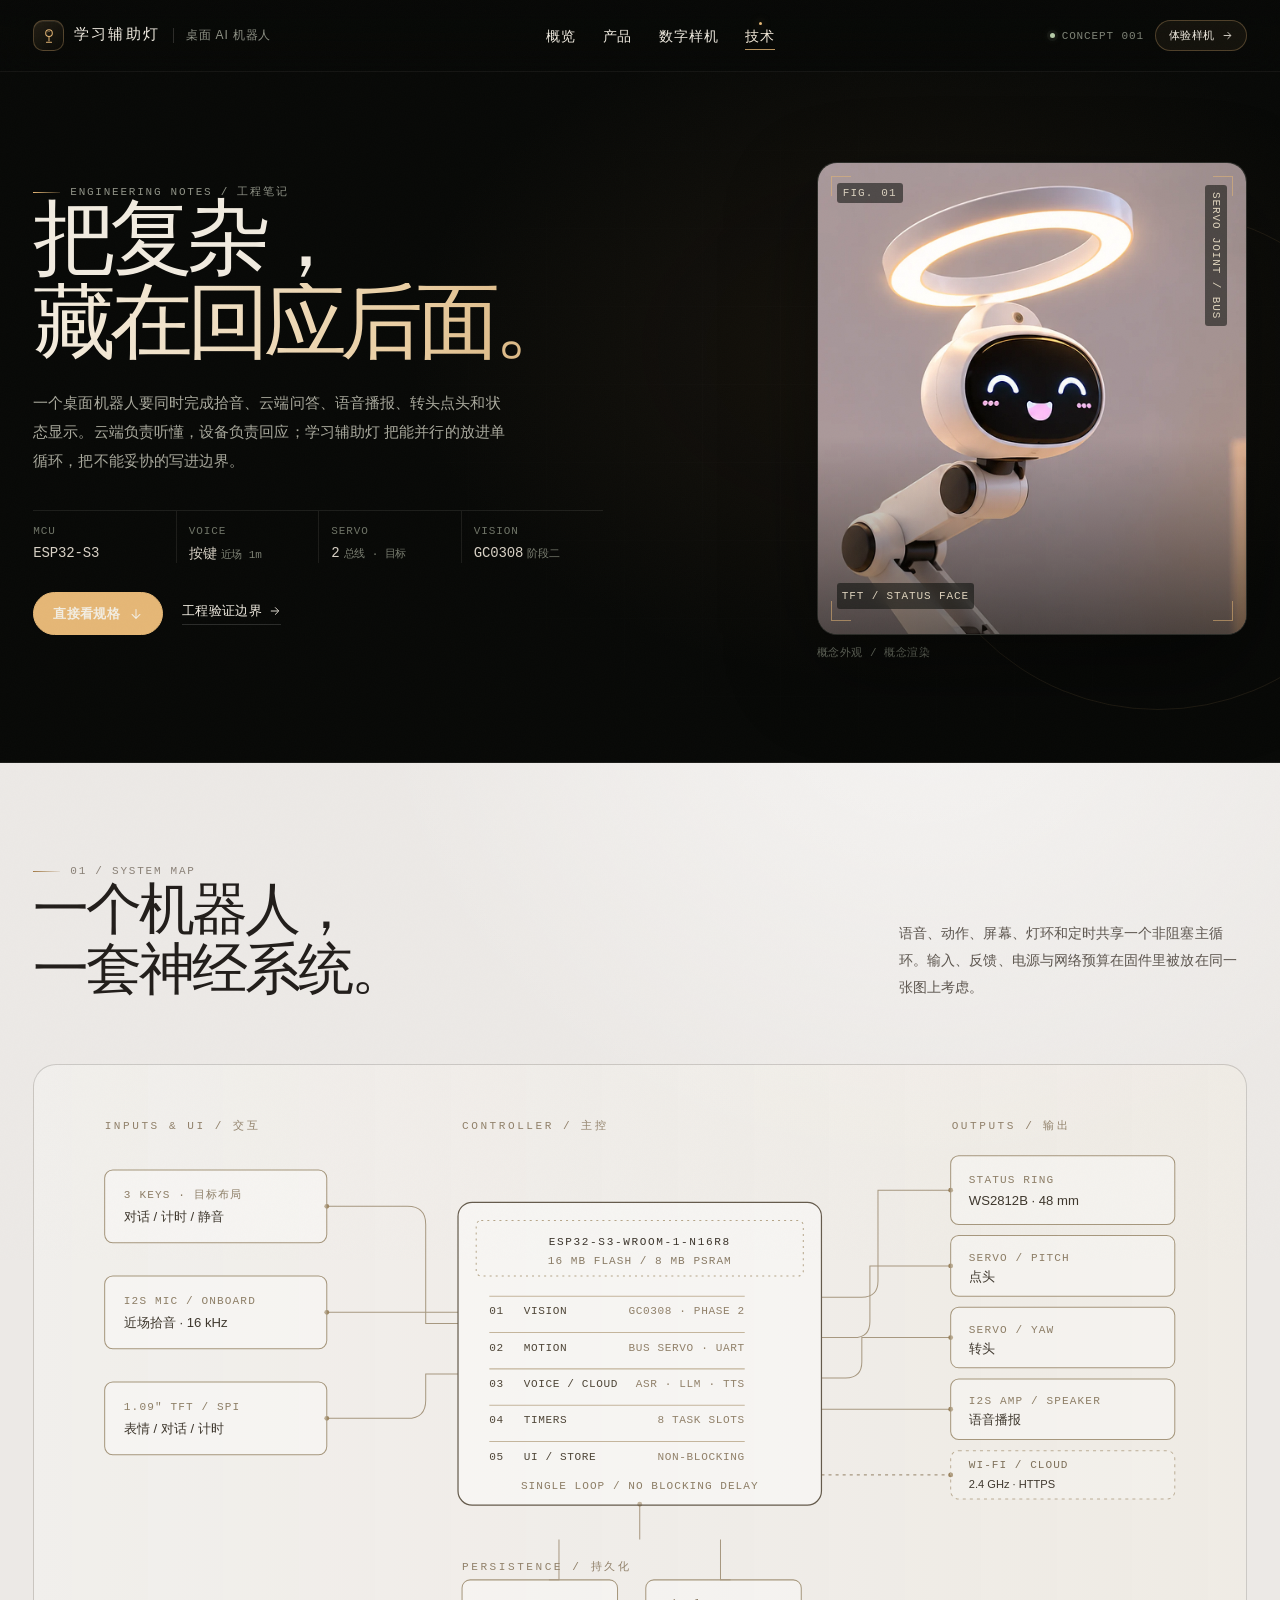
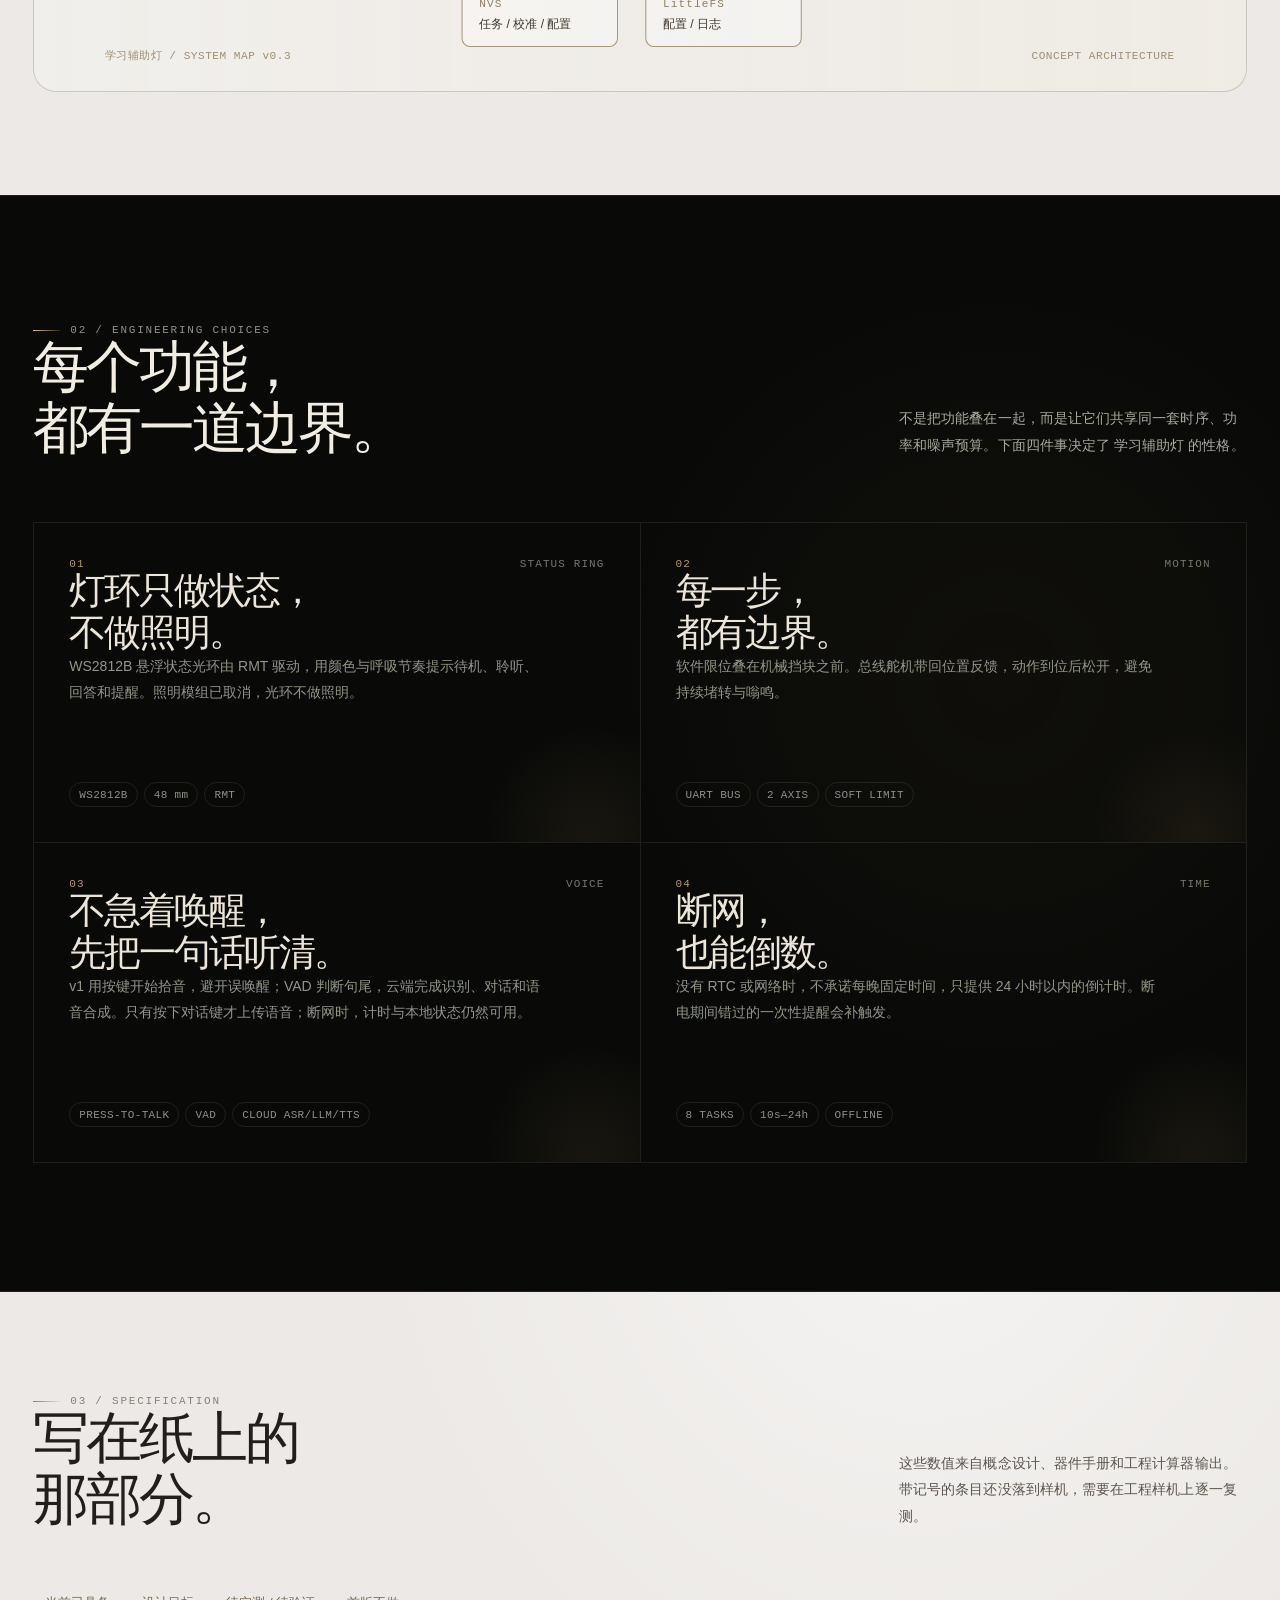
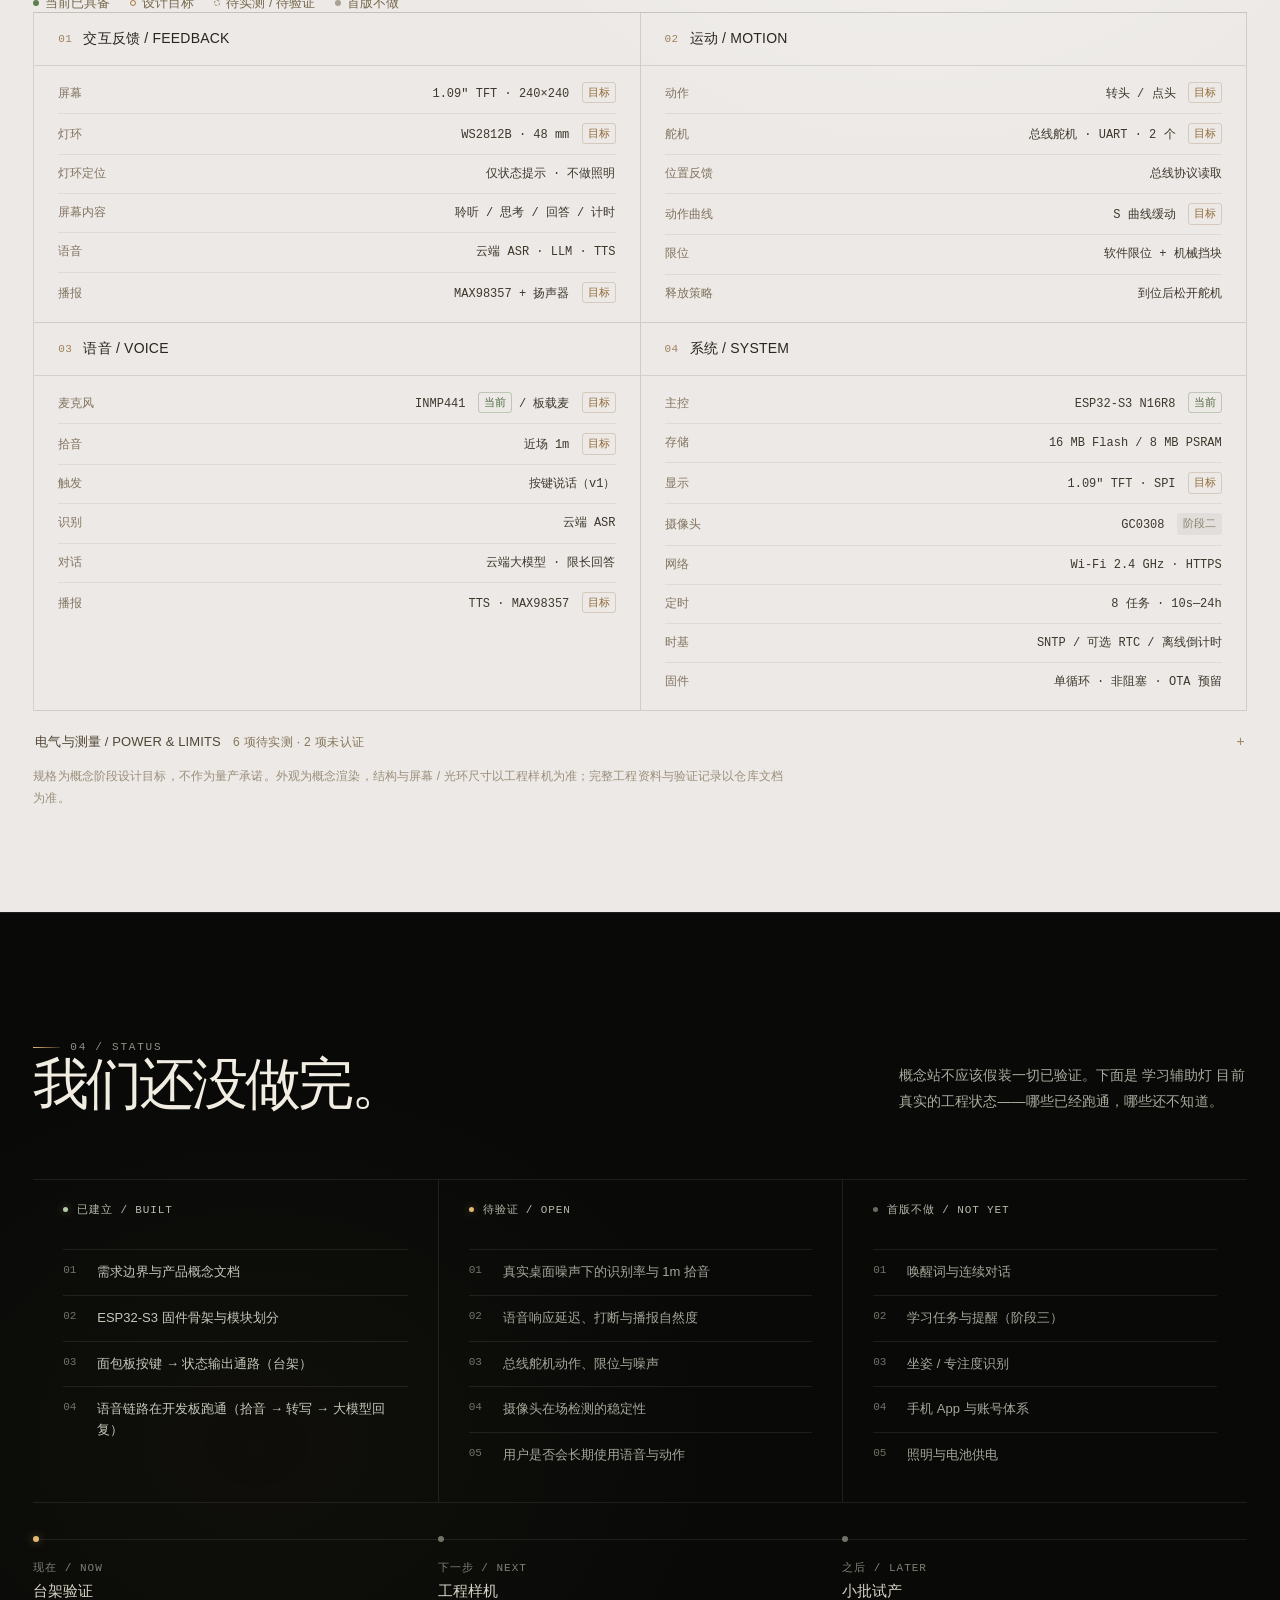
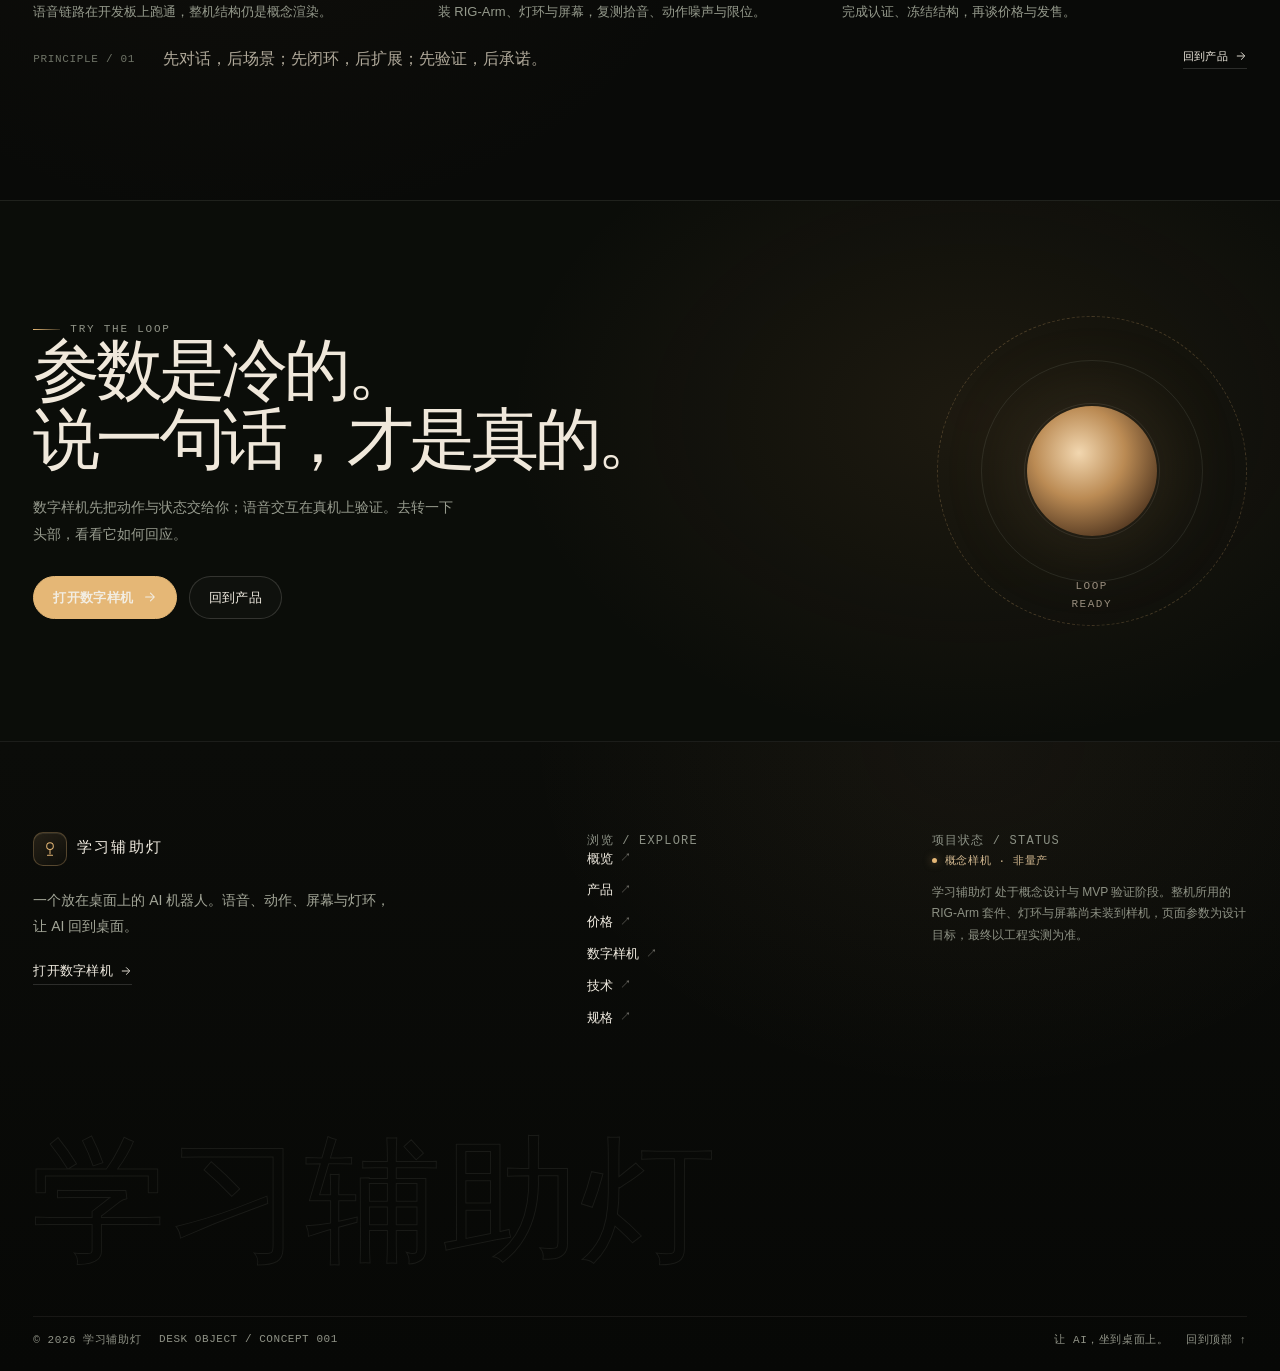
<file: web/technology.html>
<!DOCTYPE html>
<html lang="zh-CN">
<head>
<meta charset="UTF-8">
<meta name="viewport" content="width=device-width, initial-scale=1.0">
<meta name="theme-color" content="#080907">
<title>技术 · 学习辅助灯 桌面 AI 机器人工程笔记</title>
<meta name="description" content="学习辅助灯 的系统架构、语音链路、总线舵机、屏幕与灯环、摄像头在场检测，以及当前工程验证边界。">
<link rel="icon" href="assets/favicon.svg" type="image/svg+xml">
<link rel="stylesheet" href="assets/site.css">
<link rel="stylesheet" href="assets/pages.css">
<meta property="og:type" content="website">
<meta property="og:title" content="技术 · 学习辅助灯">
<meta property="og:description" content="把复杂，藏在回应后面。学习辅助灯 工程笔记与规格。">
<meta property="og:image" content="assets/og-lamp1.jpg">
<script>document.documentElement.classList.add('js');</script>
<script src="assets/site.js" defer></script>
</head>
<body class="site-page page-technology" id="top">
<a class="site-skip" href="#main">跳到主要内容</a>

<header class="site-header" data-site-header>
  <div class="site-header__inner">
    <a class="site-brand" href="index.html" aria-label="学习辅助灯 首页">
      <span class="site-brand__mark" aria-hidden="true">
        <svg viewBox="0 0 24 24" fill="none">
          <circle cx="12" cy="8.2" r="4.4" stroke="currentColor" stroke-width="1.35"/>
          <path d="M12 12.7v5.5M8.6 20.2h6.8" stroke="currentColor" stroke-width="1.35" stroke-linecap="round"/>
          <path d="M9.8 6.7c.7-.9 2.1-1.2 3.1-.6" stroke="currentColor" stroke-width="1.1" stroke-linecap="round" opacity=".55"/>
        </svg>
      </span>
      <span class="site-brand__name">学习辅助灯</span>
      <span class="site-brand__tag">桌面 AI 机器人</span>
    </a>

    <nav class="site-nav" aria-label="主导航">
      <a href="index.html">概览</a>
      <a href="product.html">产品</a>
      <a href="simulator.html">数字样机</a>
      <a href="technology.html" aria-current="page">技术</a>
    </nav>

    <div class="site-actions">
      <span class="site-status"><i aria-hidden="true"></i>CONCEPT 001</span>
      <a class="site-cta" href="simulator.html">
        体验样机
        <svg viewBox="0 0 16 16" fill="none" aria-hidden="true"><path d="M3 8h9M8.5 3.5 13 8l-4.5 4.5" stroke="currentColor" stroke-width="1.2" stroke-linecap="round" stroke-linejoin="round"/></svg>
      </a>
      <button class="site-menu-toggle" type="button" data-menu-toggle aria-expanded="false" aria-controls="siteMenu" aria-label="打开菜单">
        <span class="burger" aria-hidden="true"></span>
      </button>
    </div>
  </div>

  <div class="site-menu" id="siteMenu" hidden>
    <div class="site-menu__inner">
      <nav class="site-menu__nav" aria-label="移动端导航">
        <a href="index.html">概览 <span>01 / OVERVIEW</span></a>
        <a href="product.html">产品 <span>02 / THE OBJECT</span></a>
        <a href="simulator.html">数字样机 <span>03 / DIGITAL TWIN</span></a>
        <a href="technology.html" aria-current="page">技术 <span>04 / ENGINEERING</span></a>
      </nav>
      <div class="site-menu__foot">
        <p>一个会听、会答、会动的桌面机器人。<br>概念样机 001 · 非量产</p>
        <a class="site-button site-button--primary" href="simulator.html">打开数字样机
          <svg viewBox="0 0 16 16" fill="none" aria-hidden="true"><path d="M3 8h9M8.5 3.5 13 8l-4.5 4.5" stroke="currentColor" stroke-width="1.2" stroke-linecap="round" stroke-linejoin="round"/></svg>
        </a>
      </div>
    </div>
  </div>
</header>

<main id="main" tabindex="-1">
  <!-- ------------------------------------------------------------- tech hero -->
  <section class="tech-hero" aria-labelledby="techTitle">
    <div class="tech-hero__bg" aria-hidden="true"></div>
    <div class="site-wrap tech-hero__inner">
      <div class="tech-hero__copy">
        <p class="site-kicker">ENGINEERING NOTES / 工程笔记</p>
        <h1 class="tech-hero__title" id="techTitle">把复杂，<br><span>藏在回应后面。</span></h1>
        <p class="site-lead">一个桌面机器人要同时完成拾音、云端问答、语音播报、转头点头和状态显示。云端负责听懂，设备负责回应；学习辅助灯 把能并行的放进单循环，把不能妥协的写进边界。</p>
        <div class="tech-hero__indices">
          <div><span>MCU</span><strong>ESP32-S3</strong></div>
          <div><span>VOICE</span><strong>按键<small>近场 1m</small></strong></div>
          <div><span>SERVO</span><strong>2<small>总线 · 目标</small></strong></div>
          <div><span>VISION</span><strong>GC0308<small>阶段二</small></strong></div>
        </div>
        <div class="tech-hero__links">
          <a class="site-button site-button--primary" href="#specs">直接看规格
            <svg viewBox="0 0 16 16" fill="none" aria-hidden="true"><path d="M8 3v10M3.5 8.5 8 13l4.5-4.5" stroke="currentColor" stroke-width="1.2" stroke-linecap="round" stroke-linejoin="round"/></svg>
          </a>
          <a class="site-text-link" href="#status">工程验证边界
            <svg viewBox="0 0 16 16" fill="none" aria-hidden="true"><path d="M3 8h9M8.5 3.5 13 8l-4.5 4.5" stroke="currentColor" stroke-width="1.2" stroke-linecap="round" stroke-linejoin="round"/></svg>
          </a>
        </div>
      </div>

      <figure class="tech-hero__media" data-reveal>
        <div class="tech-photo">
          <img src="assets/head-lamp1.webp" width="1024" height="1280" loading="lazy" alt="学习辅助灯 头部与双关节臂：圆角白壳、悬浮状态光环、黑色表情屏">
          <span class="tech-corner tech-corner--tl" aria-hidden="true"></span>
          <span class="tech-corner tech-corner--tr" aria-hidden="true"></span>
          <span class="tech-corner tech-corner--bl" aria-hidden="true"></span>
          <span class="tech-corner tech-corner--br" aria-hidden="true"></span>
          <span class="tech-photo__label tech-photo__label--a">SERVO JOINT / BUS</span>
          <span class="tech-photo__label tech-photo__label--b">TFT / STATUS FACE</span>
          <span class="tech-photo__axis" aria-hidden="true">FIG. 01</span>
        </div>
        <figcaption>概念外观 / 概念渲染</figcaption>
      </figure>
    </div>
  </section>

  <!-- ------------------------------------------------------------ system map -->
  <section class="site-section light-band system-section" aria-labelledby="systemTitle">
    <div class="site-wrap">
      <div class="product-section-head" data-reveal>
        <div>
          <p class="site-kicker">01 / SYSTEM MAP</p>
          <h2 class="site-title" id="systemTitle">一个机器人，<br>一套神经系统。</h2>
        </div>
        <p class="site-lead site-lead--small">语音、动作、屏幕、灯环和定时共享一个非阻塞主循环。输入、反馈、电源与网络预算在固件里被放在同一张图上考虑。</p>
      </div>

      <div class="system-map" data-reveal tabindex="0" role="region" aria-label="学习辅助灯 系统架构图，小屏幕可左右滚动">
        <div class="system-map__hint">← 横向滑动查看 →</div>
        <svg viewBox="0 0 1200 620" role="img" aria-labelledby="sysMapTitle sysMapDesc">
          <title id="sysMapTitle">学习辅助灯 系统架构图</title>
          <desc id="sysMapDesc">ESP32-S3 主控连接物理按键、I2S 麦克风与 TFT 显示，输出状态灯环、总线舵机和扬声器，并通过 Wi-Fi 连接云端语音服务，使用 NVS 与 LittleFS 存储配置和日志；摄像头作为阶段二输入。</desc>
          <defs>
            <marker id="sysDot" viewBox="0 0 8 8" refX="4" refY="4" markerWidth="5" markerHeight="5">
              <circle cx="4" cy="4" r="2.5" fill="#9b845f"/>
            </marker>
          </defs>

          <g fill="none" stroke="#a79880" stroke-width="1">
            <path d="M290 140H370Q388 140 388 158V256H420"/>
            <path d="M290 245H420"/>
            <path d="M290 350H370Q388 350 388 332V306H420"/>
            <path d="M780 230H820Q836 230 836 214V124H908"/>
            <path d="M780 270H812Q828 270 828 254V199H908"/>
            <path d="M780 310H804Q820 310 820 294V270H908"/>
            <path d="M780 341H908"/>
            <path d="M600 435V470"/>
            <path d="M520 470V510H510"/>
            <path d="M680 470V510H690"/>
            <path d="M780 406H908" stroke-dasharray="3 4"/>
          </g>

          <g fill="#9b845f">
            <circle cx="290" cy="140" r="2.4"/><circle cx="290" cy="245" r="2.4"/><circle cx="290" cy="350" r="2.4"/>
            <circle cx="908" cy="124" r="2.4"/><circle cx="908" cy="199" r="2.4"/><circle cx="908" cy="270" r="2.4"/><circle cx="908" cy="341" r="2.4"/><circle cx="908" cy="406" r="2.4"/>
            <circle cx="600" cy="435" r="2.4"/>
          </g>

          <g fill="#3e382e" font-family="'SFMono-Regular','Cascadia Mono',Consolas,monospace">
            <text x="70" y="63" font-size="11" letter-spacing="2.5" fill="#91816a">INPUTS &amp; UI / 交互</text>
            <text x="424" y="63" font-size="11" letter-spacing="2.5" fill="#91816a">CONTROLLER / 主控</text>
            <text x="909" y="63" font-size="11" letter-spacing="2.5" fill="#91816a">OUTPUTS / 输出</text>
            <text x="424" y="500" font-size="11" letter-spacing="2.5" fill="#91816a">PERSISTENCE / 持久化</text>
          </g>

          <!-- inputs -->
          <g>
            <rect x="70" y="104" width="220" height="72" rx="8" fill="rgba(255,255,255,.32)" stroke="#a6977d"/>
            <text x="89" y="132" fill="#8d7e66" font-family="'SFMono-Regular','Cascadia Mono',Consolas,monospace" font-size="11" letter-spacing="1.1">3 KEYS · 目标布局</text>
            <text x="89" y="155" fill="#3e372d" font-family="'Segoe UI','Microsoft YaHei',sans-serif" font-size="13">对话 / 计时 / 静音</text>

            <rect x="70" y="209" width="220" height="72" rx="8" fill="rgba(255,255,255,.32)" stroke="#a6977d"/>
            <text x="89" y="237" fill="#8d7e66" font-family="'SFMono-Regular','Cascadia Mono',Consolas,monospace" font-size="11" letter-spacing="1.1">I2S MIC / ONBOARD</text>
            <text x="89" y="260" fill="#3e372d" font-family="'Segoe UI','Microsoft YaHei',sans-serif" font-size="13">近场拾音 · 16 kHz</text>

            <rect x="70" y="314" width="220" height="72" rx="8" fill="rgba(255,255,255,.32)" stroke="#a6977d"/>
            <text x="89" y="342" fill="#8d7e66" font-family="'SFMono-Regular','Cascadia Mono',Consolas,monospace" font-size="11" letter-spacing="1.1">1.09″ TFT / SPI</text>
            <text x="89" y="365" fill="#3e372d" font-family="'Segoe UI','Microsoft YaHei',sans-serif" font-size="13">表情 / 对话 / 计时</text>
          </g>

          <!-- MCU -->
          <g>
            <rect x="420" y="136" width="360" height="300" rx="14" fill="rgba(255,255,255,.4)" stroke="#655b4c" stroke-width="1.2"/>
            <rect x="438" y="154" width="324" height="55" rx="5" fill="none" stroke="#b6a68a" stroke-dasharray="2 4"/>
            <text x="600" y="178" text-anchor="middle" fill="#3b342b" font-family="'SFMono-Regular','Cascadia Mono',Consolas,monospace" font-size="11" letter-spacing="1.6">ESP32-S3-WROOM-1-N16R8</text>
            <text x="600" y="197" text-anchor="middle" fill="#897b65" font-family="'SFMono-Regular','Cascadia Mono',Consolas,monospace" font-size="11" letter-spacing="1">16 MB FLASH / 8 MB PSRAM</text>

            <g font-family="'SFMono-Regular','Cascadia Mono',Consolas,monospace" font-size="11" fill="#4f4638" letter-spacing=".6">
              <text x="451" y="247">01</text><text x="485" y="247">VISION</text><text x="704" y="247" text-anchor="end" fill="#91816a">GC0308 · PHASE 2</text>
              <text x="451" y="283">02</text><text x="485" y="283">MOTION</text><text x="704" y="283" text-anchor="end" fill="#91816a">BUS SERVO · UART</text>
              <text x="451" y="319">03</text><text x="485" y="319">VOICE / CLOUD</text><text x="704" y="319" text-anchor="end" fill="#91816a">ASR · LLM · TTS</text>
              <text x="451" y="355">04</text><text x="485" y="355">TIMERS</text><text x="704" y="355" text-anchor="end" fill="#91816a">8 TASK SLOTS</text>
              <text x="451" y="391">05</text><text x="485" y="391">UI / STORE</text><text x="704" y="391" text-anchor="end" fill="#91816a">NON-BLOCKING</text>
            </g>
            <g stroke="#c4b59c">
              <path d="M451 229H704M451 265H704M451 301H704M451 337H704M451 373H704"/>
            </g>
            <text x="600" y="420" text-anchor="middle" fill="#8d7e66" font-family="'SFMono-Regular','Cascadia Mono',Consolas,monospace" font-size="11" letter-spacing="1">SINGLE LOOP / NO BLOCKING DELAY</text>
          </g>

          <!-- outputs -->
          <g>
            <rect x="908" y="90" width="222" height="68" rx="8" fill="rgba(255,255,255,.32)" stroke="#a6977d"/>
            <text x="926" y="117" fill="#8d7e66" font-family="'SFMono-Regular','Cascadia Mono',Consolas,monospace" font-size="11" letter-spacing="1.1">STATUS RING</text>
            <text x="926" y="139" fill="#3e372d" font-family="'Segoe UI','Microsoft YaHei',sans-serif" font-size="13">WS2812B · 48 mm</text>

            <rect x="908" y="169" width="222" height="60" rx="8" fill="rgba(255,255,255,.32)" stroke="#a6977d"/>
            <text x="926" y="194" fill="#8d7e66" font-family="'SFMono-Regular','Cascadia Mono',Consolas,monospace" font-size="11" letter-spacing="1.1">SERVO / PITCH</text>
            <text x="926" y="214" fill="#3e372d" font-family="'Segoe UI','Microsoft YaHei',sans-serif" font-size="13">点头</text>

            <rect x="908" y="240" width="222" height="60" rx="8" fill="rgba(255,255,255,.32)" stroke="#a6977d"/>
            <text x="926" y="265" fill="#8d7e66" font-family="'SFMono-Regular','Cascadia Mono',Consolas,monospace" font-size="11" letter-spacing="1.1">SERVO / YAW</text>
            <text x="926" y="285" fill="#3e372d" font-family="'Segoe UI','Microsoft YaHei',sans-serif" font-size="13">转头</text>

            <rect x="908" y="311" width="222" height="60" rx="8" fill="rgba(255,255,255,.32)" stroke="#a6977d"/>
            <text x="926" y="336" fill="#8d7e66" font-family="'SFMono-Regular','Cascadia Mono',Consolas,monospace" font-size="11" letter-spacing="1.1">I2S AMP / SPEAKER</text>
            <text x="926" y="356" fill="#3e372d" font-family="'Segoe UI','Microsoft YaHei',sans-serif" font-size="13">语音播报</text>

            <rect x="908" y="382" width="222" height="48" rx="8" fill="rgba(255,255,255,.2)" stroke="#bcae97" stroke-dasharray="3 4"/>
            <text x="926" y="399" fill="#7f715b" font-family="'SFMono-Regular','Cascadia Mono',Consolas,monospace" font-size="11" letter-spacing="1">WI-FI / CLOUD</text>
            <text x="926" y="419" fill="#3e372d" font-family="'Segoe UI','Microsoft YaHei',sans-serif" font-size="11">2.4 GHz · HTTPS</text>
          </g>

          <!-- storage -->
          <g>
            <rect x="424" y="510" width="154" height="66" rx="8" fill="rgba(255,255,255,.32)" stroke="#a6977d"/>
            <text x="441" y="537" fill="#8d7e66" font-family="'SFMono-Regular','Cascadia Mono',Consolas,monospace" font-size="11" letter-spacing="1.1">NVS</text>
            <text x="441" y="558" fill="#3e372d" font-family="'Segoe UI','Microsoft YaHei',sans-serif" font-size="12">任务 / 校准 / 配置</text>
            <rect x="606" y="510" width="154" height="66" rx="8" fill="rgba(255,255,255,.32)" stroke="#a6977d"/>
            <text x="623" y="537" fill="#8d7e66" font-family="'SFMono-Regular','Cascadia Mono',Consolas,monospace" font-size="11" letter-spacing="1.1">LittleFS</text>
            <text x="623" y="558" fill="#3e372d" font-family="'Segoe UI','Microsoft YaHei',sans-serif" font-size="12">配置 / 日志</text>
          </g>

          <g fill="#9d8e76" font-family="'SFMono-Regular','Cascadia Mono',Consolas,monospace" font-size="11" letter-spacing=".5">
            <text x="70" y="588">学习辅助灯 / SYSTEM MAP v0.3</text>
            <text x="1130" y="588" text-anchor="end">CONCEPT ARCHITECTURE</text>
          </g>
        </svg>
      </div>
    </div>
  </section>

  <!-- -------------------------------------------------------------- choices -->
  <section class="site-section tech-choices" aria-labelledby="choicesTitle">
    <div class="site-wrap">
      <div class="product-section-head" data-reveal>
        <div>
          <p class="site-kicker">02 / ENGINEERING CHOICES</p>
          <h2 class="site-title" id="choicesTitle">每个功能，<br>都有一道边界。</h2>
        </div>
        <p class="site-lead site-lead--small">不是把功能叠在一起，而是让它们共享同一套时序、功率和噪声预算。下面四件事决定了 学习辅助灯 的性格。</p>
      </div>

      <div class="tech-choice-grid">
        <article class="tech-choice-card" data-reveal>
          <div class="tech-choice-card__head"><span>01</span><span>STATUS RING</span></div>
          <h3>灯环只做状态，<br>不做照明。</h3>
          <p>WS2812B 悬浮状态光环由 RMT 驱动，用颜色与呼吸节奏提示待机、聆听、回答和提醒。照明模组已取消，光环不做照明。</p>
          <div class="tech-choice-card__data">
            <span>WS2812B</span><span>48 mm</span><span>RMT</span>
          </div>
        </article>
        <article class="tech-choice-card" data-reveal style="--reveal-delay:.06s">
          <div class="tech-choice-card__head"><span>02</span><span>MOTION</span></div>
          <h3>每一步，<br>都有边界。</h3>
          <p>软件限位叠在机械挡块之前。总线舵机带回位置反馈，动作到位后松开，避免持续堵转与嗡鸣。</p>
          <div class="tech-choice-card__data">
            <span>UART BUS</span><span>2 AXIS</span><span>SOFT LIMIT</span>
          </div>
        </article>
        <article class="tech-choice-card" id="voice" data-reveal style="--reveal-delay:.12s">
          <div class="tech-choice-card__head"><span>03</span><span>VOICE</span></div>
          <h3>不急着唤醒，<br>先把一句话听清。</h3>
          <p>v1 用按键开始拾音，避开误唤醒；VAD 判断句尾，云端完成识别、对话和语音合成。只有按下对话键才上传语音；断网时，计时与本地状态仍然可用。</p>
          <div class="tech-choice-card__data">
            <span>PRESS-TO-TALK</span><span>VAD</span><span>CLOUD ASR/LLM/TTS</span>
          </div>
        </article>
        <article class="tech-choice-card" data-reveal style="--reveal-delay:.18s">
          <div class="tech-choice-card__head"><span>04</span><span>TIME</span></div>
          <h3>断网，<br>也能倒数。</h3>
          <p>没有 RTC 或网络时，不承诺每晚固定时间，只提供 24 小时以内的倒计时。断电期间错过的一次性提醒会补触发。</p>
          <div class="tech-choice-card__data">
            <span>8 TASKS</span><span>10s—24h</span><span>OFFLINE</span>
          </div>
        </article>
      </div>
    </div>
  </section>

  <!-- ---------------------------------------------------------------- specs -->
  <section class="site-section light-band spec-section" id="specs" aria-labelledby="specsTitle">
    <div class="site-wrap">
      <div class="product-section-head" data-reveal>
        <div>
          <p class="site-kicker">03 / SPECIFICATION</p>
          <h2 class="site-title" id="specsTitle">写在纸上的<br>那部分。</h2>
        </div>
        <p class="site-lead site-lead--small">这些数值来自概念设计、器件手册和工程计算器输出。带记号的条目还没落到样机，需要在工程样机上逐一复测。</p>
      </div>

      <p class="spec-legend" data-reveal>
        <span><i class="lg--now"></i>当前已具备</span>
        <span><i class="lg--goal"></i>设计目标</span>
        <span><i class="lg--wait"></i>待实测 / 待验证</span>
        <span><i class="lg--no"></i>首版不做</span>
      </p>

      <div class="spec-grid" data-reveal>
        <section class="spec-group" aria-labelledby="specFeedback">
          <div class="spec-group__head"><span>01</span><h3 id="specFeedback">交互反馈 / FEEDBACK</h3></div>
          <dl class="spec-list">
            <div><dt>屏幕</dt><dd>1.09″ TFT · 240×240 <em>目标</em></dd></div>
            <div><dt>灯环</dt><dd>WS2812B · 48 mm <em>目标</em></dd></div>
            <div><dt>灯环定位</dt><dd>仅状态提示 · 不做照明</dd></div>
            <div><dt>屏幕内容</dt><dd>聆听 / 思考 / 回答 / 计时</dd></div>
            <div><dt>语音</dt><dd>云端 ASR · LLM · TTS</dd></div>
            <div><dt>播报</dt><dd>MAX98357 + 扬声器 <em>目标</em></dd></div>
          </dl>
        </section>

        <section class="spec-group" aria-labelledby="specMotion">
          <div class="spec-group__head"><span>02</span><h3 id="specMotion">运动 / MOTION</h3></div>
          <dl class="spec-list">
            <div><dt>动作</dt><dd>转头 / 点头 <em>目标</em></dd></div>
            <div><dt>舵机</dt><dd>总线舵机 · UART · 2 个 <em>目标</em></dd></div>
            <div><dt>位置反馈</dt><dd>总线协议读取</dd></div>
            <div><dt>动作曲线</dt><dd>S 曲线缓动 <em>目标</em></dd></div>
            <div><dt>限位</dt><dd>软件限位 + 机械挡块</dd></div>
            <div><dt>释放策略</dt><dd>到位后松开舵机</dd></div>
          </dl>
        </section>

        <section class="spec-group" aria-labelledby="specVoice">
          <div class="spec-group__head"><span>03</span><h3 id="specVoice">语音 / VOICE</h3></div>
          <dl class="spec-list">
            <div><dt>麦克风</dt><dd>INMP441 <em class="em--now">当前</em> / 板载麦 <em>目标</em></dd></div>
            <div><dt>拾音</dt><dd>近场 1m <em>目标</em></dd></div>
            <div><dt>触发</dt><dd>按键说话（v1）</dd></div>
            <div><dt>识别</dt><dd>云端 ASR</dd></div>
            <div><dt>对话</dt><dd>云端大模型 · 限长回答</dd></div>
            <div><dt>播报</dt><dd>TTS · MAX98357 <em>目标</em></dd></div>
          </dl>
        </section>

        <section class="spec-group" aria-labelledby="specSystem">
          <div class="spec-group__head"><span>04</span><h3 id="specSystem">系统 / SYSTEM</h3></div>
          <dl class="spec-list">
            <div><dt>主控</dt><dd>ESP32-S3 N16R8 <em class="em--now">当前</em></dd></div>
            <div><dt>存储</dt><dd>16 MB Flash / 8 MB PSRAM</dd></div>
            <div><dt>显示</dt><dd>1.09″ TFT · SPI <em>目标</em></dd></div>
            <div><dt>摄像头</dt><dd>GC0308 <em class="em--no">阶段二</em></dd></div>
            <div><dt>网络</dt><dd>Wi-Fi 2.4 GHz · HTTPS</dd></div>
            <div><dt>定时</dt><dd>8 任务 · 10s—24h</dd></div>
            <div><dt>时基</dt><dd>SNTP / 可选 RTC / 离线倒计时</dd></div>
            <div><dt>固件</dt><dd>单循环 · 非阻塞 · OTA 预留</dd></div>
          </dl>
        </section>
      </div>

      <details class="spec-more">
        <summary>电气与测量 / POWER &amp; LIMITS <em>6 项待实测 · 2 项未认证</em></summary>
        <div class="spec-grid spec-grid--more">

        <section class="spec-group" aria-labelledby="specElectrical">
          <div class="spec-group__head"><span>05</span><h3 id="specElectrical">电气 / POWER</h3></div>
          <dl class="spec-list">
            <div><dt>输入</dt><dd>5V 2A（台架）· 舵机独立供电</dd></div>
            <div><dt>舵机供电</dt><dd>独立电源 · 与主控共地</dd></div>
            <div><dt>典型电流</dt><dd>— <em class="em--wait">待实测</em></dd></div>
            <div><dt>峰值电流</dt><dd>— <em class="em--wait">待实测</em></dd></div>
            <div><dt>热设计</dt><dd>— <em class="em--wait">待实测</em></dd></div>
            <div><dt>安全</dt><dd>未认证 <em class="em--no">概念样机</em></dd></div>
          </dl>
        </section>

        <section class="spec-group" aria-labelledby="specNotes">
          <div class="spec-group__head"><span>06</span><h3 id="specNotes">测量与已知边界</h3></div>
          <dl class="spec-list">
            <div><dt>语音识别</dt><dd>真实桌面噪声下 <em class="em--wait">待实测</em></dd></div>
            <div><dt>在场检测</dt><dd>有人 / 无人 <em class="em--wait">待验证</em></dd></div>
            <div><dt>噪声</dt><dd>动作 &lt;45 dB(A) @1m <em>目标</em></dd></div>
            <div><dt>寿命</dt><dd>动作 ≥20,000 次 <em>目标</em></dd></div>
            <div><dt>认证</dt><dd>CCC / CE <em class="em--no">未启动</em></dd></div>
            <div><dt>外观尺寸</dt><dd>— <em class="em--wait">待冻结</em></dd></div>
          </dl>
        </section>
        </div>
      </details>

      <p class="spec-footnote">规格为概念阶段设计目标，不作为量产承诺。外观为概念渲染，结构与屏幕 / 光环尺寸以工程样机为准；完整工程资料与验证记录以仓库文档为准。</p>
    </div>
  </section>

  <!-- --------------------------------------------------------------- status -->
  <section class="site-section tech-status" id="status" aria-labelledby="statusTitle">
    <div class="site-wrap">
      <div class="product-section-head" data-reveal>
        <div>
          <p class="site-kicker">04 / STATUS</p>
          <h2 class="site-title" id="statusTitle">我们还没做完。</h2>
        </div>
        <p class="site-lead site-lead--small">概念站不应该假装一切已验证。下面是 学习辅助灯 目前真实的工程状态——哪些已经跑通，哪些还不知道。</p>
      </div>

      <div class="status-board" data-reveal>
        <div class="status-column">
          <div class="status-column__head"><span class="status-mark status-mark--done"></span>已建立 / BUILT</div>
          <ul>
            <li><span>01</span>需求边界与产品概念文档</li>
            <li><span>02</span>ESP32-S3 固件骨架与模块划分</li>
            <li><span>03</span>面包板按键 → 状态输出通路（台架）</li>
            <li><span>04</span>语音链路在开发板跑通（拾音 → 转写 → 大模型回复）</li>
          </ul>
        </div>
        <div class="status-column">
          <div class="status-column__head"><span class="status-mark status-mark--open"></span>待验证 / OPEN</div>
          <ul>
            <li><span>01</span>真实桌面噪声下的识别率与 1m 拾音</li>
            <li><span>02</span>语音响应延迟、打断与播报自然度</li>
            <li><span>03</span>总线舵机动作、限位与噪声</li>
            <li><span>04</span>摄像头在场检测的稳定性</li>
            <li><span>05</span>用户是否会长期使用语音与动作</li>
          </ul>
        </div>
        <div class="status-column">
          <div class="status-column__head"><span class="status-mark status-mark--no"></span>首版不做 / NOT YET</div>
          <ul>
            <li><span>01</span>唤醒词与连续对话</li>
            <li><span>02</span>学习任务与提醒（阶段三）</li>
            <li><span>03</span>坐姿 / 专注度识别</li>
            <li><span>04</span>手机 App 与账号体系</li>
            <li><span>05</span>照明与电池供电</li>
          </ul>
        </div>
      </div>

      <ol class="roadmap" data-reveal>
        <li class="is-now">
          <span>现在 / NOW</span>
          <strong>台架验证</strong>
          <p>语音链路在开发板上跑通，整机结构仍是概念渲染。</p>
        </li>
        <li>
          <span>下一步 / NEXT</span>
          <strong>工程样机</strong>
          <p>装 RIG-Arm、灯环与屏幕，复测拾音、动作噪声与限位。</p>
        </li>
        <li>
          <span>之后 / LATER</span>
          <strong>小批试产</strong>
          <p>完成认证、冻结结构，再谈价格与发售。</p>
        </li>
      </ol>

      <div class="status-quote">
        <span>PRINCIPLE / 01</span>
        <p>先对话，后场景；先闭环，后扩展；先验证，后承诺。</p>
        <a class="site-text-link" href="product.html">回到产品
          <svg viewBox="0 0 16 16" fill="none" aria-hidden="true"><path d="M3 8h9M8.5 3.5 13 8l-4.5 4.5" stroke="currentColor" stroke-width="1.2" stroke-linecap="round" stroke-linejoin="round"/></svg>
        </a>
      </div>
    </div>
  </section>

  <!-- ------------------------------------------------------------- tech end -->
  <section class="tech-end">
    <div class="site-wrap tech-end__inner">
      <div class="tech-end__copy" data-reveal>
        <p class="site-kicker">TRY THE LOOP</p>
        <h2>参数是冷的。<br>说一句话，才是真的。</h2>
        <p>数字样机先把动作与状态交给你；语音交互在真机上验证。去转一下头部，看看它如何回应。</p>
        <div class="site-actions-row">
          <a class="site-button site-button--primary" href="simulator.html">打开数字样机
            <svg viewBox="0 0 16 16" fill="none" aria-hidden="true"><path d="M3 8h9M8.5 3.5 13 8l-4.5 4.5" stroke="currentColor" stroke-width="1.2" stroke-linecap="round" stroke-linejoin="round"/></svg>
          </a>
          <a class="site-button site-button--ghost" href="product.html">回到产品</a>
        </div>
      </div>
      <div class="tech-end__graphic" aria-hidden="true">
        <span class="tech-end__ring"></span>
        <span class="tech-end__core"></span>
        <span class="tech-end__label">LOOP<br>READY</span>
      </div>
    </div>
  </section>
</main>

<footer class="site-footer">
  <div class="site-footer__inner">
    <div class="site-footer__top">
      <div class="footer-brand">
        <a class="site-brand" href="index.html" aria-label="学习辅助灯 首页">
          <span class="site-brand__mark" aria-hidden="true">
            <svg viewBox="0 0 24 24" fill="none">
              <circle cx="12" cy="8.2" r="4.4" stroke="currentColor" stroke-width="1.35"/>
              <path d="M12 12.7v5.5M8.6 20.2h6.8" stroke="currentColor" stroke-width="1.35" stroke-linecap="round"/>
            </svg>
          </span>
          <span class="site-brand__name">学习辅助灯</span>
        </a>
        <div class="footer-brand-copy">
          <p>一个放在桌面上的 AI 机器人。语音、动作、屏幕与灯环，让 AI 回到桌面。</p>
          <div class="footer-brand-links">
            <a class="site-text-link" href="simulator.html">打开数字样机
              <svg viewBox="0 0 16 16" fill="none" aria-hidden="true"><path d="M3 8h9M8.5 3.5 13 8l-4.5 4.5" stroke="currentColor" stroke-width="1.2" stroke-linecap="round" stroke-linejoin="round"/></svg>
            </a>
          </div>
        </div>
      </div>

      <div class="footer-col">
        <h3>浏览 / Explore</h3>
        <a href="index.html">概览 <span class="arrow">↗</span></a>
        <a href="product.html">产品 <span class="arrow">↗</span></a>
        <a href="product.html#pricing">价格 <span class="arrow">↗</span></a>
        <a href="simulator.html">数字样机 <span class="arrow">↗</span></a>
        <a href="technology.html">技术 <span class="arrow">↗</span></a>
        <a href="technology.html#specs">规格 <span class="arrow">↗</span></a>
      </div>

      <div class="footer-note">
        <h3>项目状态 / Status</h3>
        <span class="footer-prototype"><i aria-hidden="true"></i>概念样机 · 非量产</span>
        <p>学习辅助灯 处于概念设计与 MVP 验证阶段。整机所用的 RIG-Arm 套件、灯环与屏幕尚未装到样机，页面参数为设计目标，最终以工程实测为准。</p>
      </div>
    </div>

    <div class="footer-wordmark" aria-hidden="true">学习辅助灯</div>

    <div class="site-footer__bottom">
      <div class="meta-set">
        <span>© <span data-year>2026</span> 学习辅助灯</span>
        <span>DESK OBJECT / CONCEPT 001</span>
      </div>
      <div class="meta-set">
        <span>让 AI，坐到桌面上。</span>
        <a href="#top">回到顶部 ↑</a>
      </div>
    </div>
  </div>
</footer>
</body>
</html>
</file>
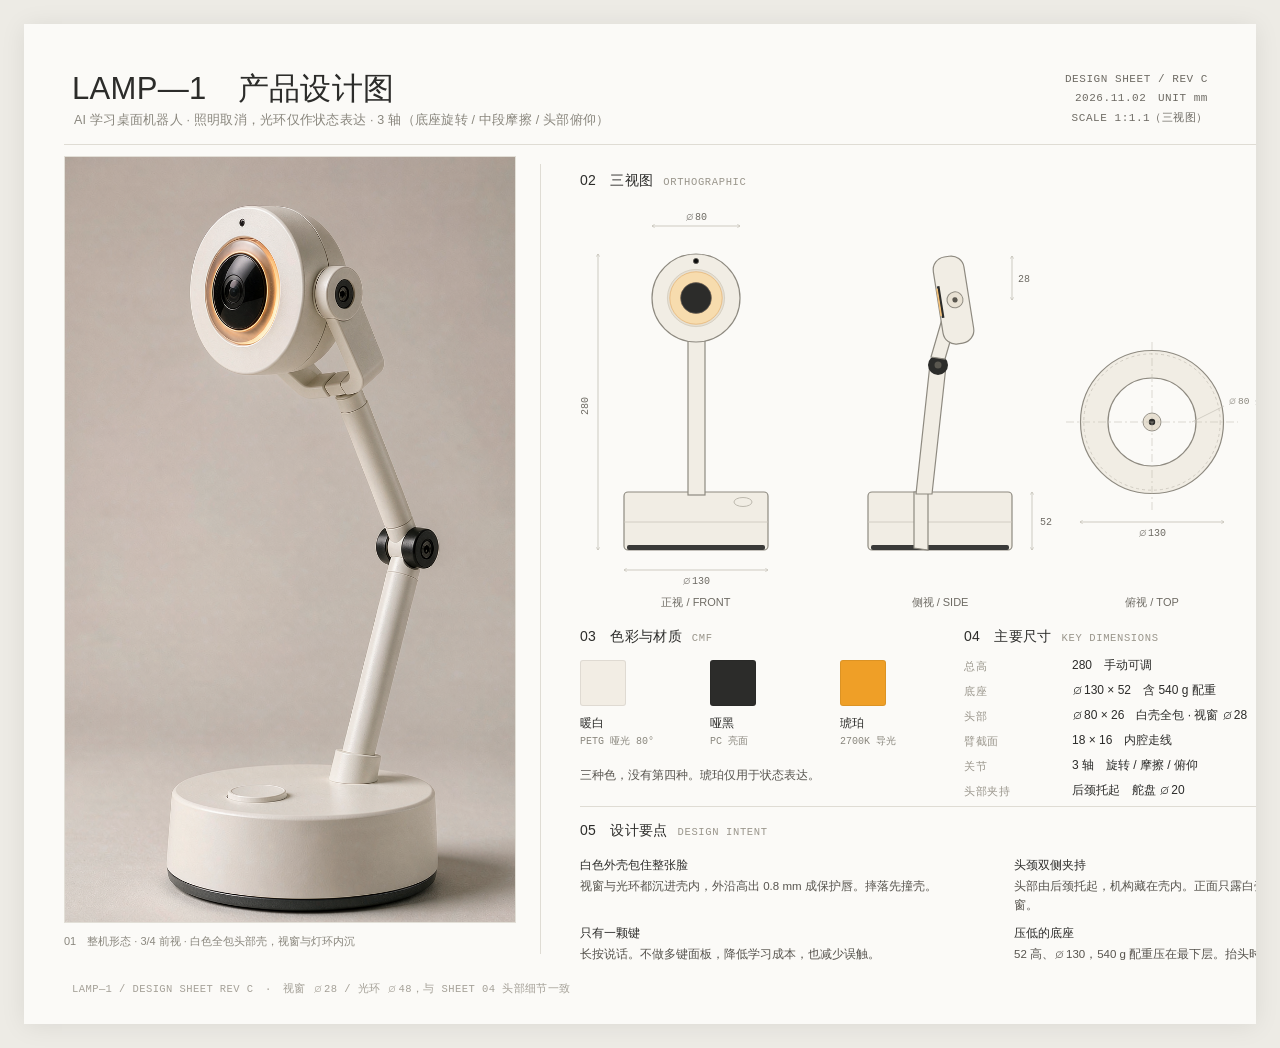
<file: docs/design/product-design-sheet.html>
<!DOCTYPE html>
<html lang="zh-CN">
<head>
<meta charset="UTF-8">
<title>LAMP—1 产品设计图</title>
<style>
  * { margin:0; padding:0; box-sizing:border-box; }
  body {
    background:#EDEBE5;
    font-family:"PingFang SC","Microsoft YaHei",sans-serif;
    display:flex; justify-content:center; padding:24px;
  }
  .sheet {
    width:1500px; height:1000px; background:#FBFAF7; position:relative;
    box-shadow:0 2px 24px rgba(0,0,0,.08); overflow:hidden;
  }
  .rule { position:absolute; background:#DFDCD4; }

  .title { position:absolute; left:48px; top:44px; font-size:31px; font-weight:500; color:#2C2C2A; letter-spacing:.01em; }
  .subtitle { position:absolute; left:50px; top:88px; font-size:12.5px; color:#8A877E; letter-spacing:.02em; }
  .meta { position:absolute; right:48px; top:46px; text-align:right;
          font-family:"SF Mono",Consolas,monospace; font-size:11px; color:#6E6B64; line-height:1.75; letter-spacing:.05em; }

  .hero { position:absolute; left:40px; top:132px; width:452px; height:767px; object-fit:cover;
          border:1px solid #E2DFD7; }
  .hero-cap { position:absolute; left:40px; top:910px; font-size:11px; color:#8A877E; }

  .sec { position:absolute; font-size:14px; font-weight:500; color:#2C2C2A; letter-spacing:.02em; }
  .sec small { font-weight:400; font-size:10.5px; color:#9A968C; margin-left:10px;
               font-family:"SF Mono",Consolas,monospace; letter-spacing:.06em; }

  .sw { position:absolute; width:46px; height:46px; border-radius:3px; border:1px solid rgba(0,0,0,.08); }
  .sw-n { position:absolute; font-size:11.5px; color:#2C2C2A; }
  .sw-d { position:absolute; font-size:10px; color:#8A877E; font-family:"SF Mono",Consolas,monospace; }

  .note { position:absolute; font-size:11.5px; color:#57544E; line-height:1.6; }
  .note b { font-weight:500; color:#2C2C2A; display:block; margin-bottom:3px; }

  .spec-k { position:absolute; font-family:"SF Mono",Consolas,monospace; font-size:10.5px; color:#9A968C; letter-spacing:.05em; }
  .spec-v { position:absolute; font-size:12px; color:#2C2C2A; }
  .foot { position:absolute; left:48px; top:958px; font-size:10.5px; color:#A5A198;
          font-family:"SF Mono",Consolas,monospace; letter-spacing:.04em; }
</style>
</head>
<body>
<div class="sheet">

  <div class="title">LAMP—1　产品设计图</div>
  <div class="subtitle">AI 学习桌面机器人 · 照明取消，光环仅作状态表达 · 3 轴（底座旋转 / 中段摩擦 / 头部俯仰）</div>
  <div class="meta">
    DESIGN SHEET / REV C<br>
    2026.11.02　UNIT mm<br>
    SCALE 1:1.1（三视图）
  </div>

  <div class="rule" style="left:40px; top:120px; width:1420px; height:1px;"></div>

  <img class="hero" src="hero-white.png" alt="LAMP—1 整机渲染">
  <div class="hero-cap">01　整机形态 · 3/4 前视 · 白色全包头部壳，视窗与灯环内沉</div>

  <div class="rule" style="left:516px; top:140px; width:1px; height:790px;"></div>

  <!-- ============ 三视图 ============ -->
  <div class="sec" style="left:556px; top:148px;">02　三视图<small>ORTHOGRAPHIC</small></div>

  <svg width="900" height="400" style="position:absolute; left:548px; top:186px;" xmlns="http://www.w3.org/2000/svg">
    <defs>
      <marker id="d" viewBox="0 0 10 10" refX="8" refY="5" markerWidth="6" markerHeight="6" orient="auto-start-reverse">
        <path d="M2 1L8 5L2 9" fill="none" stroke="#B9B5AB" stroke-width="1.3" stroke-linecap="round"/>
      </marker>
    </defs>

    <!-- ---------- 正视 ---------- -->
    <g>
      <rect x="52" y="282" width="144" height="58" rx="4" fill="#F1EDE4" stroke="#8E8A80" stroke-width="1.2"/>
      <line x1="52" y1="312" x2="196" y2="312" stroke="#C9C5BA" stroke-width="0.8"/>
      <rect x="55" y="335" width="138" height="5" rx="2" fill="#3A3A38"/>
      <ellipse cx="171" cy="292" rx="9" ry="4.5" fill="none" stroke="#BDB9AE" stroke-width="1"/>
      <rect x="116" y="130" width="17" height="155" fill="#F1EDE4" stroke="#8E8A80" stroke-width="1.2"/>
      <circle cx="124" cy="88" r="44" fill="#F1EDE4" stroke="#8E8A80" stroke-width="1.2"/>
      <circle cx="124" cy="88" r="28.6" fill="#E6DFD1" stroke="#C9C3B4" stroke-width="0.6"/>
      <circle cx="124" cy="88" r="20.9" fill="none" stroke="#F7DCAE" stroke-width="11"/>
      <circle cx="124" cy="88" r="26.2" fill="none" stroke="#E2B276" stroke-width="0.7"/>
      <circle cx="124" cy="88" r="15.6" fill="none" stroke="#E2B276" stroke-width="0.7"/>
      <circle cx="124" cy="88" r="15.4" fill="#2C2C2A"/>
      <circle cx="124" cy="88" r="15.4" fill="none" stroke="#6E6B64" stroke-width="0.5"/>
      <circle cx="124" cy="51" r="2.6" fill="#0E0E0D" stroke="#5A5750" stroke-width="0.8"/>

      <line x1="26" y1="44" x2="26" y2="340" stroke="#B9B5AB" stroke-width="0.7" marker-start="url(#d)" marker-end="url(#d)"/>
      <text x="16" y="196" text-anchor="middle" transform="rotate(-90 16 196)"
            font-family="SF Mono,Consolas,monospace" font-size="10" fill="#6E6B64">280</text>
      <line x1="52" y1="360" x2="196" y2="360" stroke="#B9B5AB" stroke-width="0.7" marker-start="url(#d)" marker-end="url(#d)"/>
      <text x="124" y="374" text-anchor="middle" font-family="SF Mono,Consolas,monospace" font-size="10" fill="#6E6B64">⌀130</text>
      <line x1="80" y1="16" x2="168" y2="16" stroke="#B9B5AB" stroke-width="0.7" marker-start="url(#d)" marker-end="url(#d)"/>
      <text x="124" y="10" text-anchor="middle" font-family="SF Mono,Consolas,monospace" font-size="10" fill="#6E6B64">⌀80</text>
      <text x="124" y="396" text-anchor="middle" font-size="11" fill="#6E6B64">正视 / FRONT</text>
    </g>

    <!-- ---------- 侧视 ---------- -->
    <g>
      <rect x="296" y="282" width="144" height="58" rx="4" fill="#F1EDE4" stroke="#8E8A80" stroke-width="1.2"/>
      <line x1="296" y1="312" x2="440" y2="312" stroke="#C9C5BA" stroke-width="0.8"/>
      <rect x="299" y="335" width="138" height="5" rx="2" fill="#3A3A38"/>

      <path d="M356 340 L356 282 L342 282 L342 338 Z" fill="#F1EDE4" stroke="#8E8A80" stroke-width="1.2"/>
      <path d="M344 284 L360 284 L374 156 L358 154 Z" fill="#F1EDE4" stroke="#8E8A80" stroke-width="1.2"/>
      <circle cx="366" cy="155" r="10" fill="#2C2C2A"/>
      <circle cx="366" cy="155" r="3.5" fill="#5A574F"/>
      <path d="M359 147 L373 149 L389 94 L375 92 Z" fill="#F1EDE4" stroke="#8E8A80" stroke-width="1.2"/>

      <g transform="rotate(-9 382 90)">
        <rect x="366" y="46" width="31" height="88" rx="13" fill="#F1EDE4" stroke="#8E8A80" stroke-width="1.2"/>
        <rect x="367.2" y="74" width="2.6" height="32" fill="#2C2C2A" stroke="none"/>
        <line x1="366.9" y1="76" x2="366.9" y2="104" stroke="#F2C078" stroke-width="1.6"/>
        <circle cx="383" cy="90" r="8" fill="#E8E1D3" stroke="#8E8A80" stroke-width="1"/>
        <circle cx="383" cy="90" r="2.6" fill="#5A574F"/>
      </g>

      <line x1="460" y1="282" x2="460" y2="340" stroke="#B9B5AB" stroke-width="0.7" marker-start="url(#d)" marker-end="url(#d)"/>
      <text x="468" y="315" font-family="SF Mono,Consolas,monospace" font-size="10" fill="#6E6B64">52</text>
      <line x1="440" y1="90" x2="440" y2="46" stroke="#B9B5AB" stroke-width="0.7" marker-start="url(#d)" marker-end="url(#d)"/>
      <text x="446" y="72" font-family="SF Mono,Consolas,monospace" font-size="10" fill="#6E6B64">28</text>
      <text x="368" y="396" text-anchor="middle" font-size="11" fill="#6E6B64">侧视 / SIDE</text>
    </g>

    <!-- ---------- 俯视 ---------- -->
    <g>
      <circle cx="580" cy="212" r="71.5" fill="#F1EDE4" stroke="#8E8A80" stroke-width="1.2"/>
      <circle cx="580" cy="212" r="68.2" fill="none" stroke="#C9C5BA" stroke-width="0.8" stroke-dasharray="3 3"/>
      <circle cx="580" cy="212" r="44" fill="#FBFAF7" stroke="#8E8A80" stroke-width="1.2"/>
      <circle cx="580" cy="212" r="9" fill="#E6DFD1" stroke="#8E8A80" stroke-width="0.9"/>
      <circle cx="580" cy="212" r="3.2" fill="#2C2C2A"/>
      <line x1="580" y1="132" x2="580" y2="300" stroke="#B9B5AB" stroke-width="0.5" stroke-dasharray="8 3 2 3"/>
      <line x1="494" y1="212" x2="666" y2="212" stroke="#B9B5AB" stroke-width="0.5" stroke-dasharray="8 3 2 3"/>
      <line x1="508" y1="312" x2="652" y2="312" stroke="#B9B5AB" stroke-width="0.7" marker-start="url(#d)" marker-end="url(#d)"/>
      <text x="580" y="326" text-anchor="middle" font-family="SF Mono,Consolas,monospace" font-size="10" fill="#6E6B64">⌀130</text>
      <line x1="620" y1="212" x2="652" y2="196" stroke="#C6C2B8" stroke-width="0.7"/>
      <text x="656" y="194" font-family="SF Mono,Consolas,monospace" font-size="9.5" fill="#8A877E">⌀80 头部</text>
      <text x="580" y="396" text-anchor="middle" font-size="11" fill="#6E6B64">俯视 / TOP</text>
    </g>

    <!-- ---------- 头部细节 ---------- -->
    <g>
      <circle cx="796" cy="150" r="56" fill="#F1EDE4" stroke="#8E8A80" stroke-width="1.2"/>
      <circle cx="796" cy="150" r="36.4" fill="#E6DFD1" stroke="#C9C3B4" stroke-width="0.6"/>
      <circle cx="796" cy="150" r="26.6" fill="none" stroke="#F7DCAE" stroke-width="14"/>
      <circle cx="796" cy="150" r="33.4" fill="none" stroke="#E2B276" stroke-width="0.8"/>
      <circle cx="796" cy="150" r="19.8" fill="none" stroke="#E2B276" stroke-width="0.8"/>
      <circle cx="796" cy="150" r="19.6" fill="#2C2C2A"/>
      <circle cx="796" cy="150" r="19.6" fill="none" stroke="#6E6B64" stroke-width="0.6"/>
      <circle cx="796" cy="104" r="3.4" fill="#0E0E0D" stroke="#5A5750" stroke-width="1"/>
      <circle cx="772" cy="179" r="2.2" fill="#0E0E0D" stroke="#4A4741" stroke-width="0.7"/>
      <circle cx="820" cy="179" r="2.2" fill="#0E0E0D" stroke="#4A4741" stroke-width="0.7"/>

      <line x1="796" y1="100" x2="796" y2="80" stroke="#C6C2B8" stroke-width="0.7"/>
      <text x="796" y="76" text-anchor="middle" font-family="SF Mono,Consolas,monospace" font-size="9" fill="#8A877E">CAMERA</text>

      <line x1="820" y1="179" x2="860" y2="179" stroke="#C6C2B8" stroke-width="0.7"/>
      <text x="864" y="182" font-family="SF Mono,Consolas,monospace" font-size="9" fill="#8A877E">MIC ×2</text>

      <text x="796" y="228" text-anchor="middle" font-size="11" fill="#6E6B64">头部细节 / 1:1.4</text>
      <text x="796" y="248" text-anchor="middle" font-family="SF Mono,Consolas,monospace" font-size="9" fill="#8A877E">白壳 ⌀80 全包 · 包边 16</text>
      <text x="796" y="264" text-anchor="middle" font-family="SF Mono,Consolas,monospace" font-size="9" fill="#8A877E">视窗 ⌀28 · 光环 ⌀48</text>
    </g>
  </svg>

  <!-- ============ 色彩材质 ============ -->
  <div class="sec" style="left:556px; top:604px;">03　色彩与材质<small>CMF</small></div>

  <div class="sw" style="left:556px; top:636px; background:#F2EDE4;"></div>
  <div class="sw-n" style="left:556px; top:692px;">暖白</div>
  <div class="sw-d" style="left:556px; top:710px;">PETG 哑光 80°</div>

  <div class="sw" style="left:686px; top:636px; background:#2C2C2A;"></div>
  <div class="sw-n" style="left:686px; top:692px;">哑黑</div>
  <div class="sw-d" style="left:686px; top:710px;">PC 亮面</div>

  <div class="sw" style="left:816px; top:636px; background:#EF9F27;"></div>
  <div class="sw-n" style="left:816px; top:692px;">琥珀</div>
  <div class="sw-d" style="left:816px; top:710px;">2700K 导光</div>

  <div class="note" style="left:556px; top:742px; width:280px;">
    三种色，没有第四种。琥珀仅用于状态表达。
  </div>

  <!-- ============ 尺寸 ============ -->
  <div class="sec" style="left:940px; top:604px;">04　主要尺寸<small>KEY DIMENSIONS</small></div>

  <div class="spec-k" style="left:940px; top:636px;">总高</div>
  <div class="spec-v" style="left:1048px; top:633px;">280　手动可调</div>
  <div class="spec-k" style="left:940px; top:661px;">底座</div>
  <div class="spec-v" style="left:1048px; top:658px;">⌀130 × 52　含 540 g 配重</div>
  <div class="spec-k" style="left:940px; top:686px;">头部</div>
  <div class="spec-v" style="left:1048px; top:683px;">⌀80 × 26　白壳全包 · 视窗 ⌀28</div>
  <div class="spec-k" style="left:940px; top:711px;">臂截面</div>
  <div class="spec-v" style="left:1048px; top:708px;">18 × 16　内腔走线</div>
  <div class="spec-k" style="left:940px; top:736px;">关节</div>
  <div class="spec-v" style="left:1048px; top:733px;">3 轴　旋转 / 摩擦 / 俯仰</div>
  <div class="spec-k" style="left:940px; top:761px;">头部夹持</div>
  <div class="spec-v" style="left:1048px; top:758px;">后颈托起　舵盘 ⌀20</div>

  <div class="rule" style="left:556px; top:782px; width:904px; height:1px;"></div>

  <!-- ============ 设计要点 ============ -->
  <div class="sec" style="left:556px; top:798px;">05　设计要点<small>DESIGN INTENT</small></div>

  <div class="note" style="left:556px; top:832px; width:360px;">
    <b>白色外壳包住整张脸</b>
    视窗与光环都沉进壳内，外沿高出 0.8 mm 成保护唇。摔落先撞壳。
  </div>

  <div class="note" style="left:556px; top:900px; width:360px;">
    <b>只有一颗键</b>
    长按说话。不做多键面板，降低学习成本，也减少误触。
  </div>

  <div class="note" style="left:990px; top:832px; width:380px;">
    <b>头颈双侧夹持</b>
    头部由后颈托起，机构藏在壳内。正面只露白壳、光环与一枚凸面视窗。
  </div>

  <div class="note" style="left:990px; top:900px; width:380px;">
    <b>压低的底座</b>
    52 高、⌀130，540 g 配重压在最下层。抬头时不会前倾。
  </div>

  <div class="foot">LAMP—1 / DESIGN SHEET REV C　·　视窗 ⌀28 / 光环 ⌀48，与 SHEET 04 头部细节一致</div>
</div>
</body>
</html>
</file>
<file: web/assets/site.css>
/* ==========================================================================
   学习辅助灯 site shell
   Shared by the marketing pages and the interactive simulator.
   ========================================================================== */
:root{
  --site-bg:#080907;
  --site-bg-soft:#0d0f0b;
  --site-surface:#11130f;
  --site-surface-2:#171a14;
  --site-text:#f2ede2;
  --site-text-soft:#cfc8b9;
  --site-muted:#8f9286;
  --site-muted-2:#6b7064;
  --site-line:rgba(242,237,226,.09);
  --site-line-strong:rgba(242,237,226,.16);
  --site-accent:#e5b776;
  --site-accent-soft:rgba(229,183,118,.12);
  --site-green:#b6cba8;
  --site-sans:"Segoe UI","SF Pro Display","PingFang SC","Hiragino Sans GB","Microsoft YaHei UI","Microsoft YaHei",sans-serif;
  --site-serif:"Iowan Old Style","Baskerville","Songti SC","STSong","SimSun",serif;
  --site-mono:"SFMono-Regular","Cascadia Mono","Cascadia Code","Consolas","Liberation Mono",monospace;
  --site-header-h:72px;
  --site-max:1520px;
  --site-pad:clamp(18px,2.6vw,40px);
  --site-ease:cubic-bezier(.22,.61,.36,1);

  /* 图片衍生色板 — 采样自 lamp1 概念图（墙面 #aa9e9d / #a8989b）
     浅带底色不再用暖黄 #e8e1d3（饱和度 32%），改用低饱和暖白（约 5%），
     否则中性灰调的渲染图衬在黄底上会显脏。 */
  --paper:#ece9e6;
  --paper-2:#e4e0dc;
  --paper-3:#d7d2cc;
  --paper-line:rgba(34,30,27,.13);
  --paper-line-soft:rgba(34,30,27,.07);
  --ink:#221e1b;
  --ink-soft:#5c554e;
  --ink-muted:#8a8177;
  --warm-black:#12100e;

  /* 字号阶梯 — 全站 15px 以下只用这五级，物理下限 11px。
     原来散着 5px / 5.5 / 6 / 6.5 / 7 / 7.2 / 7.5 / 8 / 8.5 / 9 / 9.5 / 10 /
     10.5 / 11 / 11.5 / 12 / 12.5 / 13 / 14 共 19 种，中文在 8px 下几乎不可读。
     正文起点 14px，注释 12px，标签/角标 11px。
     10px 这一档已经取消：它原本只服务英文角标，但 11px 的英文大写配字距
     反而更像标签而不是噪点，于是把 micro 合进 label，全站不再有 10px 正文。 */
  --t-label:11px;
  --t-note:12px;
  --t-small:13px;
  --t-body:14px;
  --t-lead:15px;
}
*,*::before,*::after{box-sizing:border-box}
html{scroll-behavior:smooth}
body.menu-open{overflow:hidden}
.site-page [id],.page-simulator main{scroll-margin-top:calc(var(--site-header-h) + 18px)}
.site-page [id][data-reveal]{scroll-margin-top:calc(var(--site-header-h) + 42px)}
:where(a,button,input,summary):focus-visible{
  outline:2px solid var(--site-accent);
  outline-offset:3px;
}
::selection{background:rgba(229,183,118,.24);color:#fff9ed}

/* --------------------------------------------------------------------------
   Marketing page base. Scoped so the simulator's own design is untouched.
   -------------------------------------------------------------------------- */
body.site-page{
  margin:0;
  min-height:100vh;
  overflow-x:hidden;
  background:
    radial-gradient(1100px 700px at 72% -12%,rgba(136,101,61,.12),transparent 64%),
    radial-gradient(800px 600px at -5% 82%,rgba(72,89,62,.08),transparent 72%),
    var(--site-bg);
  color:var(--site-text);
  font-family:var(--site-sans);
  -webkit-font-smoothing:antialiased;
  text-rendering:optimizeLegibility;
}
body.site-page::before{
  content:"";
  position:fixed;inset:-40%;
  z-index:2000;
  pointer-events:none;
  opacity:.032;
  background-image:url("data:image/svg+xml,%3Csvg xmlns='http://www.w3.org/2000/svg' width='180' height='180'%3E%3Cfilter id='n'%3E%3CfeTurbulence type='fractalNoise' baseFrequency='.8' numOctaves='3' stitchTiles='stitch'/%3E%3C/filter%3E%3Crect width='100%25' height='100%25' filter='url(%23n)' opacity='.55'/%3E%3C/svg%3E");
}
body.site-page main{overflow:clip}
body.site-page img{display:block;max-width:100%}
body.site-page a{color:inherit}
body.site-page button{font:inherit;color:inherit}
body.site-page p{margin:0}
body.site-page h1,body.site-page h2,body.site-page h3,body.site-page h4{margin:0}
.site-wrap{
  width:min(100%,var(--site-max));
  margin-inline:auto;
  padding-inline:var(--site-pad);
}
.site-section{position:relative;padding-block:clamp(80px,10vw,150px)}
.site-section--tight{padding-block:clamp(56px,6vw,92px)}
.site-rule{height:1px;background:var(--site-line);width:100%}
.site-kicker{
  display:flex;align-items:center;gap:10px;
  margin:0 0 22px;
  color:var(--site-muted);
  font-family:var(--site-mono);
  font-size:var(--t-label);
  line-height:1.2;
  letter-spacing:.16em;
  text-transform:uppercase;
}
.site-kicker::before{
  content:"";width:27px;height:1px;flex:0 0 auto;
  background:linear-gradient(90deg,var(--site-accent),rgba(229,183,118,.18));
}
.site-kicker .dot{
  width:4px;height:4px;border-radius:50%;background:var(--site-accent);
  box-shadow:0 0 8px rgba(229,183,118,.5);
}
.site-index{
  color:var(--site-accent);
  font-family:var(--site-mono);
  font-size:var(--t-label);
  letter-spacing:.12em;
}
.site-title{
  font-size:clamp(34px,4.4vw,64px);
  line-height:1.08;
  font-weight:350;
  letter-spacing:-.055em;
  color:var(--site-text);
}
.site-title em{
  font-family:var(--site-serif);
  font-style:italic;
  font-weight:400;
  color:var(--site-accent);
}
.site-title .soft{color:#9f9d92}
.site-lead{
  max-width:560px;
  color:#a9a99d;
  font-size:var(--t-lead);
  line-height:1.95;
  letter-spacing:.005em;
}
.site-lead--small{max-width:420px;font-size:var(--t-body);line-height:1.9}
.site-mono{font-family:var(--site-mono);font-variant-numeric:tabular-nums}
.site-eyebrow-rule{
  display:flex;align-items:center;gap:12px;
  color:var(--site-muted);
  font-family:var(--site-mono);
  font-size:var(--t-label);
  letter-spacing:.12em;
}
.site-eyebrow-rule::after{content:"";height:1px;flex:1;background:var(--site-line)}

/* links + buttons */
.site-actions-row{display:flex;align-items:center;flex-wrap:wrap;gap:12px;margin-top:30px}
.site-button{
  --btn-bg:transparent;
  --btn-border:var(--site-line-strong);
  --btn-color:var(--site-text);
  display:inline-flex;align-items:center;justify-content:center;gap:9px;
  height:43px;
  padding:0 19px;
  border:1px solid var(--btn-border);
  border-radius:999px;
  background:var(--btn-bg);
  color:var(--btn-color);
  font-size:var(--t-small);
  line-height:1;
  letter-spacing:.03em;
  text-decoration:none;
  white-space:nowrap;
  cursor:pointer;
  transition:background .3s var(--site-ease),color .3s var(--site-ease),border-color .3s var(--site-ease),transform .3s var(--site-ease);
}
.site-button:hover{transform:translateY(-1px)}
.site-button svg{width:14px;height:14px;flex:0 0 auto;transition:transform .35s var(--site-ease)}
.site-button:hover svg{transform:translateX(3px)}
.site-button--primary{
  --btn-bg:var(--site-accent);
  --btn-border:var(--site-accent);
  --btn-color:#19150f;
  font-weight:600;
}
.site-button--primary:hover{background:#efc991;border-color:#efc991}
.site-button--ghost{--btn-bg:rgba(255,255,255,.018)}
.site-button--ghost:hover{border-color:rgba(229,183,118,.34);background:rgba(229,183,118,.06)}
.site-text-link{
  display:inline-flex;align-items:center;gap:7px;
  color:#c3bdaf;
  font-size:var(--t-small);
  letter-spacing:.02em;
  text-decoration:none;
  border-bottom:1px solid rgba(255,255,255,.14);
  padding-bottom:4px;
  transition:color .25s var(--site-ease),border-color .25s var(--site-ease);
}
.site-text-link:hover{color:var(--site-accent);border-color:rgba(229,183,118,.5)}
.site-text-link svg{width:12px;height:12px}

/* surfacing utilities */
.site-glass{
  border:1px solid var(--site-line);
  background:linear-gradient(145deg,rgba(25,28,21,.76),rgba(13,15,12,.88));
  box-shadow:inset 0 1px 0 rgba(255,255,255,.045),0 24px 80px rgba(0,0,0,.25);
  -webkit-backdrop-filter:blur(18px);
  backdrop-filter:blur(18px);
}
.site-media{
  position:relative;
  overflow:hidden;
  border:1px solid var(--site-line);
  border-radius:clamp(18px,2vw,28px);
  background:#0d0f0b;
  isolation:isolate;
}
.site-media img{width:100%;height:100%;object-fit:cover}
.site-media::after{
  content:"";position:absolute;inset:0;pointer-events:none;
  background:linear-gradient(180deg,rgba(7,8,6,.02) 50%,rgba(7,8,6,.3));
  box-shadow:inset 0 1px 0 rgba(255,255,255,.045);
}
.site-media-label{
  position:absolute;z-index:2;
  display:inline-flex;align-items:center;gap:7px;
  min-height:25px;padding:0 9px;
  border:1px solid rgba(255,255,255,.12);
  border-radius:999px;
  background:rgba(10,12,9,.52);
  -webkit-backdrop-filter:blur(10px);
  backdrop-filter:blur(10px);
  color:#b8b8ab;
  font-family:var(--site-mono);
  font-size:var(--t-label);
  letter-spacing:.09em;
  white-space:nowrap;
}
.site-media-label .mini-dot{width:4px;height:4px;border-radius:50%;background:var(--site-accent);box-shadow:0 0 8px rgba(229,183,118,.5)}

/* minimal line icons */
.site-icon{width:18px;height:18px;display:block;flex:0 0 auto}

/* --------------------------------------------------------------------------
   Site header
   -------------------------------------------------------------------------- */
.site-skip{
  position:fixed;top:-100px;left:16px;z-index:4000;
  padding:10px 14px;
  border:1px solid var(--site-accent);
  border-radius:8px;
  background:#11130f;
  color:var(--site-text);
  font-size:var(--t-body);
  text-decoration:none;
}
.site-skip:focus{top:12px}
.site-header{
  position:sticky;top:0;z-index:1000;
  height:var(--site-header-h);
  background:linear-gradient(180deg,rgba(8,9,7,.82),rgba(8,9,7,.64));
  border-bottom:1px solid rgba(242,237,226,.055);
  -webkit-backdrop-filter:blur(20px) saturate(120%);
  backdrop-filter:blur(20px) saturate(120%);
  transition:background .35s var(--site-ease),border-color .35s var(--site-ease);
}
.site-header.is-scrolled{
  background:rgba(8,9,7,.94);
  border-bottom-color:rgba(242,237,226,.1);
}
/* 浅色区块上方：导航跟随变浅。site.js 根据当前滚到的区块给 header 加 is-on-light。 */
.site-header.is-on-light{
  /* 必须接近实色：导航是 sticky，页面停在顶部时它背后是深色 body，
     半透明浅色会和 #080907 混成灰条（0.9 叠加后约 #d5d2cf）。 */
  background:linear-gradient(180deg,rgba(236,233,230,.985),rgba(236,233,230,.95));
  border-bottom-color:rgba(34,30,27,.07);
}
.site-header.is-on-light.is-scrolled{
  background:rgba(236,233,230,.97);
  border-bottom-color:rgba(34,30,27,.12);
}
.site-header.is-on-light .site-brand{color:var(--ink)}
.site-header.is-on-light .site-brand__mark{
  border-color:rgba(168,128,74,.4);
  background:linear-gradient(145deg,rgba(229,183,118,.3),rgba(229,183,118,.05));
  box-shadow:inset 0 1px 0 rgba(255,255,255,.72);
}
.site-header.is-on-light .site-brand__tag{
  color:var(--ink-muted);
  border-left-color:rgba(34,30,27,.16);
}
.site-header.is-on-light .site-nav a{color:var(--ink-soft)}
.site-header.is-on-light .site-nav a:hover{color:var(--ink)}
.site-header.is-on-light .site-nav a[aria-current="page"]{color:var(--ink)}
.site-header.is-on-light .site-nav a[aria-current="page"]::before{box-shadow:none}
.site-header.is-on-light .site-status{color:var(--ink-muted)}
.site-header.is-on-light .site-status i{box-shadow:0 0 0 3px rgba(122,146,104,.1),0 0 8px rgba(122,146,104,.25)}
.site-header.is-on-light .site-cta{
  border-color:rgba(168,128,74,.34);
  background:rgba(229,183,118,.16);
  color:#7a5326;
}
.site-header.is-on-light .site-cta:hover{
  border-color:rgba(168,128,74,.58);
  background:rgba(229,183,118,.26);
  color:#5d3f1c;
}
.site-header.is-on-light .site-menu-toggle{
  border-color:var(--paper-line);
  background:rgba(255,255,255,.5);
}
.site-header.is-on-light .site-menu-toggle .burger::before,
.site-header.is-on-light .site-menu-toggle .burger::after{background:var(--ink-soft)}
.site-header__inner{
  width:min(100%,var(--site-max));
  height:100%;
  margin:0 auto;
  padding-inline:var(--site-pad);
  display:flex;align-items:center;gap:clamp(18px,2.8vw,38px);
}
.site-brand{
  display:flex;align-items:center;gap:10px;
  flex:0 0 auto;
  color:var(--site-text);
  text-decoration:none;
}
.site-brand__mark{
  width:31px;height:31px;flex:0 0 auto;
  display:grid;place-items:center;
  border:1px solid rgba(229,183,118,.28);
  border-radius:10px;
  background:linear-gradient(145deg,rgba(229,183,118,.13),rgba(229,183,118,.015));
  color:var(--site-accent);
  box-shadow:inset 0 1px 0 rgba(255,245,228,.08);
}
.site-brand__mark svg{width:18px;height:18px}
.site-brand__name{
  font-family:var(--site-mono);
  font-size:var(--t-lead);
  line-height:1;
  letter-spacing:.14em;
  white-space:nowrap;
}
.site-brand__tag{
  margin-left:3px;
  padding-left:12px;
  border-left:1px solid var(--site-line-strong);
  color:var(--site-muted);
  font-size:var(--t-note);
  line-height:1.2;
  letter-spacing:.07em;
  white-space:nowrap;
}
.site-nav{
  display:flex;align-items:center;gap:clamp(17px,2.1vw,30px);
  margin-left:auto;
}
.site-nav a{
  position:relative;
  padding:10px 0;
  color:#93978b;
  font-size:var(--t-body);
  line-height:1;
  letter-spacing:.06em;
  text-decoration:none;
  transition:color .25s var(--site-ease);
}
.site-nav a::after{
  content:"";position:absolute;left:0;right:0;bottom:3px;height:1px;
  background:var(--site-accent);
  transform:scaleX(0);transform-origin:left;
  transition:transform .35s var(--site-ease);
  opacity:.8;
}
.site-nav a:hover{color:var(--site-text-soft)}
.site-nav a:hover::after{transform:scaleX(1)}
.site-nav a[aria-current="page"]{color:#f1e7d7}
.site-nav a[aria-current="page"]::after{transform:scaleX(1)}
.site-nav a[aria-current="page"]::before{
  content:"";position:absolute;left:50%;top:3px;width:3px;height:3px;
  margin-left:-1.5px;border-radius:50%;background:var(--site-accent);
  box-shadow:0 0 8px rgba(229,183,118,.55);
}
.site-actions{
  display:flex;align-items:center;gap:11px;
  margin-left:auto;
  flex:0 0 auto;
}
.site-status{
  display:inline-flex;align-items:center;gap:7px;
  color:#7e8376;
  font-family:var(--site-mono);
  font-size:var(--t-label);
  letter-spacing:.08em;
  white-space:nowrap;
}
.site-status i{
  width:5px;height:5px;flex:0 0 auto;border-radius:50%;
  background:var(--site-green);
  box-shadow:0 0 0 3px rgba(182,203,168,.06),0 0 10px rgba(182,203,168,.3);
}
.site-cta{
  display:inline-flex;align-items:center;justify-content:center;gap:7px;
  height:31px;padding:0 13px;
  border:1px solid rgba(229,183,118,.28);
  border-radius:999px;
  background:rgba(229,183,118,.06);
  color:#e4c99f;
  font-size:var(--t-label);
  line-height:1;
  letter-spacing:.04em;
  text-decoration:none;
  white-space:nowrap;
  transition:background .25s var(--site-ease),border-color .25s var(--site-ease),color .25s var(--site-ease);
}
.site-cta:hover{background:rgba(229,183,118,.13);border-color:rgba(229,183,118,.46);color:#f2ddbb}
.site-cta svg{width:11px;height:11px}
.site-reset{
  display:inline-flex;align-items:center;gap:6px;
  height:31px;padding:0 11px;
  border:1px solid var(--site-line);
  border-radius:999px;
  background:rgba(255,255,255,.02);
  color:#a8aca0;
  font-family:var(--site-sans);
  font-size:var(--t-label);
  letter-spacing:.04em;
  cursor:pointer;
  transition:color .25s,border-color .25s,background .25s;
}
.site-reset:hover{color:var(--site-text);border-color:var(--site-line-strong);background:rgba(255,255,255,.04)}
.site-reset svg{width:11px;height:11px;transition:transform .5s var(--site-ease)}
.site-reset.is-spinning svg{transform:rotate(-180deg)}
.site-menu-toggle{
  display:none;
  width:34px;height:34px;
  align-items:center;justify-content:center;
  padding:0;
  border:1px solid var(--site-line);
  border-radius:9px;
  background:rgba(255,255,255,.02);
  cursor:pointer;
}
.site-menu-toggle .burger{position:relative;display:block;width:14px;height:10px}
.site-menu-toggle .burger::before,.site-menu-toggle .burger::after{
  content:"";position:absolute;left:0;width:14px;height:1px;background:#c4beaf;
  transition:transform .3s var(--site-ease),top .3s var(--site-ease);
}
.site-menu-toggle .burger::before{top:2px}
.site-menu-toggle .burger::after{top:7px}
.site-header.is-open .site-menu-toggle .burger::before{top:4.5px;transform:rotate(45deg)}
.site-header.is-open .site-menu-toggle .burger::after{top:4.5px;transform:rotate(-45deg)}
.site-menu[hidden]{display:none}
.site-menu{
  position:absolute;top:100%;left:0;right:0;
  max-height:calc(100svh - var(--site-header-h));
  overflow:auto;
  border-bottom:1px solid var(--site-line);
  background:rgba(9,11,8,.98);
  -webkit-backdrop-filter:blur(24px);
  backdrop-filter:blur(24px);
  box-shadow:0 28px 60px rgba(0,0,0,.45);
  animation:siteMenuIn .28s var(--site-ease) both;
}
@keyframes siteMenuIn{from{opacity:0;transform:translateY(-7px)}to{opacity:1;transform:none}}
.site-menu__inner{
  width:min(100%,var(--site-max));
  margin:0 auto;
  padding:22px var(--site-pad) 30px;
}
.site-menu__nav{display:flex;flex-direction:column}
.site-menu__nav a{
  display:flex;align-items:baseline;justify-content:space-between;gap:20px;
  padding:15px 0;
  border-bottom:1px solid var(--site-line);
  color:#ded7ca;
  font-size:22px;
  line-height:1.2;
  letter-spacing:-.035em;
  text-decoration:none;
}
.site-menu__nav a span{
  color:#6f7468;
  font-family:var(--site-mono);
  font-size:var(--t-label);
  letter-spacing:.1em;
}
.site-menu__nav a[aria-current="page"]{color:var(--site-accent)}
.site-menu__foot{
  display:flex;align-items:center;justify-content:space-between;gap:20px;
  padding-top:24px;
}
.site-menu__foot p{
  max-width:240px;
  color:#7c8174;
  font-size:var(--t-note);
  line-height:1.65;
}

/* --------------------------------------------------------------------------
   Site footer
   -------------------------------------------------------------------------- */
.site-footer{
  position:relative;
  overflow:hidden;
  border-top:1px solid var(--site-line);
  background:
    radial-gradient(50% 80% at 76% 0%,rgba(229,183,118,.055),transparent 70%),
    linear-gradient(180deg,#0b0c09 0%,#070806 100%);
  color:var(--site-text);
}
.site-footer__inner{
  width:min(100%,var(--site-max));
  margin:0 auto;
  padding:clamp(56px,7vw,92px) var(--site-pad) 24px;
}
.site-footer__top{
  display:grid;
  grid-template-columns:minmax(260px,1.4fr) minmax(180px,.8fr) minmax(220px,.9fr);
  gap:clamp(28px,5vw,90px);
  padding-bottom:clamp(44px,6vw,74px);
}
.site-footer .site-brand__mark{width:34px;height:34px}
.site-footer .site-brand__name{font-size:var(--t-lead)}
.footer-brand-copy{max-width:360px;margin-top:21px}
.footer-brand-copy p{
  color:#a3a698;
  font-size:var(--t-body);
  line-height:1.9;
}
.footer-brand-links{display:flex;align-items:center;gap:12px;margin-top:22px}
.footer-col h3{
  margin:0 0 17px;
  color:#8b9084;
  font-family:var(--site-mono);
  font-size:var(--t-note);
  font-weight:400;
  letter-spacing:.1em;
  text-transform:uppercase;
}
.footer-col a{
  display:flex;align-items:center;gap:7px;
  width:fit-content;
  margin:0 0 11px;
  color:#b1b2a6;
  font-size:var(--t-small);
  line-height:1.6;
  text-decoration:none;
  transition:color .25s var(--site-ease),transform .25s var(--site-ease);
}
.footer-col a:hover{color:var(--site-accent);transform:translateX(2px)}
.footer-col a .arrow{font-family:var(--site-mono);font-size:var(--t-label);opacity:.5}
.footer-note h3{
  margin:0 0 17px;
  color:#8b9084;
  font-family:var(--site-mono);
  font-size:var(--t-note);
  font-weight:400;
  letter-spacing:.1em;
  text-transform:uppercase;
}
.footer-prototype{
  display:inline-flex;align-items:center;gap:8px;
  margin-bottom:14px;
  color:#d1b78f;
  font-family:var(--site-mono);
  font-size:var(--t-label);
  letter-spacing:.06em;
}
.footer-prototype i{
  width:5px;height:5px;border-radius:50%;
  background:var(--site-accent);
  box-shadow:0 0 9px rgba(229,183,118,.55);
}
.footer-note p{color:#8d9184;font-size:var(--t-note);line-height:1.8}
.footer-wordmark{
  margin:0 -0.02em;
  padding:16px 0 6px;
  color:transparent;
  -webkit-text-stroke:1px rgba(242,237,226,.075);
  font-family:var(--site-sans);
  font-size:clamp(46px,10.6vw,164px);
  font-weight:500;
  line-height:1.05;
  letter-spacing:.01em;
  white-space:nowrap;
  user-select:none;
  pointer-events:none;
}
.site-footer__bottom{
  display:flex;align-items:center;justify-content:space-between;gap:20px;
  margin-top:clamp(22px,3vw,38px);
  padding-top:15px;
  border-top:1px solid rgba(242,237,226,.065);
  color:#8f9286;
  font-family:var(--site-mono);
  font-size:var(--t-label);
  letter-spacing:.05em;
}
.site-footer__bottom .meta-set{display:flex;align-items:center;gap:18px;flex-wrap:wrap}
.site-footer__bottom a{color:#92978a;text-decoration:none;transition:color .2s}
.site-footer__bottom a:hover{color:var(--site-accent)}

/* --------------------------------------------------------------------------
   Reveal animations and small shared details
   -------------------------------------------------------------------------- */
.js .site-page [data-reveal]{
  opacity:0;
  transform:translateY(22px);
  transition:opacity .8s var(--site-ease),transform .8s var(--site-ease);
  transition-delay:var(--reveal-delay,0s);
}
.js .site-page [data-reveal].is-revealed{opacity:1;transform:none}
@media (prefers-reduced-motion:reduce){
  html{scroll-behavior:auto}
  .js .site-page [data-reveal]{opacity:1 !important;transform:none !important;transition:none !important}
  .site-header,.site-menu{transition:none !important;animation:none !important}
}

/* --------------------------------------------------------------------------
   Responsive shell
   -------------------------------------------------------------------------- */
@media (max-width:1080px){
  :root{--site-header-h:62px}
  .site-brand__tag{display:none}
  .site-nav{gap:20px}
  .site-status{display:none}
  .site-footer__top{grid-template-columns:1.2fr .8fr;row-gap:40px}
  .footer-note{grid-column:1 / -1;max-width:520px}
}
@media (max-width:900px){
  .site-nav{display:none}
  .site-menu-toggle{display:flex}
  .site-actions{gap:8px}
  .site-cta{height:30px;padding:0 11px}
  .site-reset{height:30px}
  .site-header__inner{gap:14px}
  .site-brand{margin-right:auto}
  .site-menu{
    height:calc(100svh - var(--site-header-h));
    max-height:calc(100svh - var(--site-header-h));
    overflow-y:auto;
    background:#090b08;
    -webkit-backdrop-filter:none;
    backdrop-filter:none;
  }
  .site-menu__inner{
    min-height:100%;
    display:flex;
    flex-direction:column;
  }
  .site-menu__foot{margin-top:auto;padding-top:30px}
  .site-footer__top{grid-template-columns:1fr 1fr;gap:34px}
  .footer-brand{grid-column:1 / -1}
  .footer-note{grid-column:1 / -1}
  .site-footer__bottom{flex-wrap:wrap}
}
@media (max-width:760px){
  :root{--site-header-h:56px;--site-pad:16px}
  .site-brand__mark{width:29px;height:29px;border-radius:9px}
  .site-brand__mark svg{width:17px;height:17px}
  .site-brand__name{font-size:var(--t-body)}
  .site-actions .site-cta{display:none}
  .site-reset{padding:0 9px}
  .site-menu__nav a{font-size:19px;padding:13px 0}
  .site-menu__foot{align-items:flex-start;flex-direction:column;gap:14px}
  .site-menu__foot .site-button{width:100%}
  .site-footer__inner{padding-top:48px}
  .site-footer__top{grid-template-columns:1fr;gap:30px;padding-bottom:36px}
  .footer-wordmark{font-size:clamp(34px,11.4vw,110px);-webkit-text-stroke-width:.8px}
  .site-footer__bottom{align-items:flex-start;flex-direction:column;gap:11px}
  .footer-brand-copy{max-width:none}
}
@media (max-width:430px){
  .site-actions{gap:7px}
  .site-reset span{display:none}
  .site-reset{width:31px;padding:0;justify-content:center}
  .site-menu__foot p{max-width:none}
}

/* developer-tool notice bar (live deck) */
.devnote{
  display:flex;
  align-items:center;
  flex-wrap:wrap;
  gap:8px 12px;
  margin:0;
  padding:9px clamp(14px,2.6vw,26px);
  border-bottom:1px solid rgba(229,183,118,.22);
  background:rgba(229,183,118,.07);
  color:#d5c3a4;
  font-size:var(--t-small);
  line-height:1.6;
}
.devnote b{
  padding:1px 6px;
  border:1px solid rgba(229,183,118,.45);
  border-radius:3px;
  color:#f0d4a8;
  font-family:var(--site-mono);
  font-size:var(--t-label);
  font-weight:400;
  letter-spacing:.08em;
}
.devnote a{color:#f0d4a8;text-decoration:none;border-bottom:1px solid rgba(229,183,118,.4)}
.devnote a:hover{color:#fff}
</file>
<file: web/assets/pages.css>
/* ==========================================================================
   学习辅助灯 marketing pages
   Loaded after site.css. This file owns the editorial layouts.
   ========================================================================== */

.site-page .mono{font-family:var(--site-mono);font-variant-numeric:tabular-nums}
.site-page .accent{color:var(--site-accent)}
.site-page .soft{color:#9d9e92}
.site-page .fine-note{
  color:#73786c;
  font-family:var(--site-mono);
  font-size:var(--t-label);
  line-height:1.7;
  letter-spacing:.03em;
}

/* ==========================================================================
   HOME / HERO
   ========================================================================== */
.home-hero{
  position:relative;
  min-height:calc(100svh - var(--site-header-h));
  display:flex;
  align-items:center;
  overflow:hidden;
  padding-block:clamp(50px,6.5vw,88px) clamp(70px,7vw,100px);
  border-bottom:1px solid var(--paper-line);
  background:
    radial-gradient(60% 75% at 72% 43%,rgba(212,160,110,.2),transparent 68%),
    linear-gradient(180deg,#f2efec 0%,var(--paper) 100%);
}
.home-hero__glow{
  position:absolute;
  width:min(66vw,900px);
  aspect-ratio:1;
  right:-9%;
  top:2%;
  border-radius:50%;
  background:radial-gradient(circle at 50% 50%,rgba(224,168,110,.22) 0%,rgba(224,168,110,.06) 36%,transparent 68%);
  filter:blur(26px);
  pointer-events:none;
}
.home-hero__grid-bg{
  position:absolute;
  inset:0;
  pointer-events:none;
  opacity:.5;
  background-image:
    linear-gradient(rgba(34,30,27,.055) 1px,transparent 1px),
    linear-gradient(90deg,rgba(34,30,27,.055) 1px,transparent 1px);
  background-size:84px 84px;
  mask-image:radial-gradient(ellipse 75% 80% at 67% 47%,black 0%,transparent 78%);
  -webkit-mask-image:radial-gradient(ellipse 75% 80% at 67% 47%,black 0%,transparent 78%);
}
.home-hero__inner{
  position:relative;
  z-index:2;
  display:grid;
  grid-template-columns:minmax(0,1.08fr) minmax(360px,.8fr);
  align-items:center;
  gap:clamp(38px,5vw,88px);
}
.home-hero__copy{max-width:720px}
.home-hero__title{
  margin:0;
  font-size:clamp(64px,8.1vw,120px);
  font-weight:330;
  line-height:.87;
  letter-spacing:-.085em;
  color:var(--ink);
}
.home-hero__title span{
  position:relative;
  display:block;
  width:fit-content;
  margin-top:.12em;
  padding:0 .04em .09em 0;
  background:linear-gradient(102deg,#2b2520 0%,#7a5326 46%,#b0803f 100%);
  -webkit-background-clip:text;
  background-clip:text;
  -webkit-text-fill-color:transparent;
}
.home-hero__title span::after{
  content:"";
  position:absolute;
  right:-.16em;
  bottom:.37em;
  width:.105em;height:.105em;
  border-radius:50%;
  background:#a8763c;
  box-shadow:0 0 14px rgba(168,118,60,.4);
  -webkit-text-fill-color:#a8763c;
}
.home-hero__lead{
  max-width:440px;
  margin:29px 0 0;
  color:var(--ink-soft);
  font-size:var(--t-lead);
  line-height:1.95;
  letter-spacing:.005em;
}
.home-hero__note{
  display:inline-block;
  margin-top:7px;
  color:#8a6135;
  font-size:var(--t-note);
  line-height:1.6;
  letter-spacing:.02em;
}
/* 首屏是浅色底，.site-text-link 的默认色 #c3bdaf 在这里几乎看不见 */
.home-hero .site-text-link{
  color:var(--ink-soft);
  border-bottom-color:rgba(34,30,27,.22);
}
.home-hero .site-text-link:hover{
  color:#8a6135;
  border-bottom-color:rgba(168,118,60,.5);
}
.hero-facts{
  display:grid;
  grid-template-columns:repeat(3,minmax(0,1fr));
  max-width:610px;
  margin:clamp(32px,4vw,48px) 0 0;
  padding:0;
  border-top:1px solid var(--paper-line);
}
.hero-facts > div{
  min-width:0;
  padding:15px 21px 0 0;
}
.hero-facts > div + div{padding-left:21px;border-left:1px solid var(--paper-line)}
.hero-facts dt{
  color:var(--ink-muted);
  font-family:var(--site-mono);
  font-size:var(--t-label);
  letter-spacing:.1em;
}
.hero-facts dd{
  display:flex;align-items:baseline;gap:5px;
  margin:9px 0 0;
  color:var(--ink);
  font-family:var(--site-mono);
  font-size:var(--t-body);
  letter-spacing:-.01em;
  white-space:nowrap;
}
.hero-facts dd small{
  color:var(--ink-soft);
  font-family:var(--site-sans);
  font-size:var(--t-label);
  letter-spacing:.02em;
}
.home-hero__visual{
  position:relative;
  width:min(100%,515px);
  justify-self:end;
  padding:18px 22px 26px 0;
}
.hero-orbit{
  position:absolute;
  right:-2%;top:4%;
  width:93%;
  aspect-ratio:1;
  border:1px solid rgba(168,128,74,.2);
  border-radius:50%;
  pointer-events:none;
}
.hero-orbit::before{
  content:"";position:absolute;inset:8%;
  border:1px dashed rgba(34,30,27,.08);
  border-radius:50%;
}
.hero-orbit::after{
  content:"";position:absolute;left:5%;top:44%;
  width:6px;height:6px;border-radius:50%;
  background:#b0803f;
  box-shadow:0 0 10px rgba(176,128,63,.4);
}
.hero-object{
  position:relative;
  z-index:1;
  aspect-ratio:4 / 5;
  margin:0;
  overflow:hidden;
  border:1px solid rgba(34,30,27,.09);
  border-radius:clamp(22px,2.8vw,32px);
  background:var(--paper);
  box-shadow:0 34px 90px rgba(78,62,46,.16),0 2px 6px rgba(78,62,46,.05);
}
.hero-object::after{
  content:"";position:absolute;inset:0;pointer-events:none;
  background:
    linear-gradient(180deg,transparent 54%,rgba(236,233,230,.42) 78%,rgba(236,233,230,.94) 100%),
    linear-gradient(90deg,rgba(236,233,230,.34),transparent 13%),
    linear-gradient(270deg,rgba(236,233,230,.34),transparent 13%);
  box-shadow:inset 0 0 0 1px rgba(255,255,255,.4);
}
.hero-object img{width:100%;height:100%;object-fit:cover;object-position:center}
.hero-object__caption{
  position:absolute;z-index:2;left:0;right:0;bottom:0;
  display:flex;align-items:center;justify-content:space-between;gap:14px;
  padding:15px 17px 14px;
  border-top:1px solid rgba(34,30,27,.08);
  background:rgba(236,233,230,.72);
  -webkit-backdrop-filter:blur(9px);
  backdrop-filter:blur(9px);
  color:var(--ink-soft);
  font-family:var(--site-mono);
  font-size:var(--t-label);
  letter-spacing:.06em;
}
.hero-float{
  position:absolute;z-index:3;
  display:inline-flex;align-items:center;gap:8px;
  min-height:33px;
  padding:0 11px;
  border:1px solid rgba(34,30,27,.1);
  border-radius:999px;
  background:rgba(255,253,250,.86);
  -webkit-backdrop-filter:blur(14px);
  backdrop-filter:blur(14px);
  color:var(--ink);
  font-family:var(--site-mono);
  font-size:var(--t-label);
  letter-spacing:.07em;
  box-shadow:0 10px 26px rgba(78,62,46,.12);
}
.hero-float .mini-dot{
  width:4px;height:4px;border-radius:50%;
  background:#b0803f;
  box-shadow:0 0 6px rgba(176,128,63,.35);
}
.hero-float--top{top:66px;left:-27px}
.hero-float--bottom{right:-7px;bottom:83px;flex-direction:column;align-items:flex-start;gap:3px;padding:9px 12px;min-height:0}
.hero-float--bottom b{
  color:#8a6135;
  font-family:var(--site-mono);
  font-size:var(--t-body);
  font-weight:400;
  letter-spacing:-.02em;
}
.hero-float--bottom small{
  color:var(--ink-muted);
  font-family:var(--site-sans);
  font-size:var(--t-label);
  letter-spacing:.02em;
}
.scroll-cue{
  position:absolute;z-index:3;left:50%;bottom:21px;
  transform:translateX(-50%);
  display:flex;flex-direction:column;align-items:center;gap:9px;
  color:var(--ink-muted);
  font-family:var(--site-mono);
  font-size:var(--t-label);
  letter-spacing:.15em;
  text-decoration:none;
  transition:color .25s var(--site-ease);
}
.scroll-cue:hover{color:var(--ink)}
.scroll-cue i{
  width:1px;height:29px;
  background:linear-gradient(180deg,rgba(168,128,74,.5),transparent);
}
@media (max-width:1180px){
  .home-hero__inner{grid-template-columns:minmax(0,1fr) minmax(330px,.75fr);gap:34px}
  .home-hero__visual{width:min(100%,460px);padding-right:12px}
  .hero-float--top{left:-16px}
  .hero-float--bottom{right:-2px}
  .home-hero__title{font-size:clamp(60px,8.5vw,96px)}
}
@media (max-width:900px){
  .home-hero{min-height:0;padding-block:44px 62px}
  .home-hero__inner{grid-template-columns:1fr;gap:48px}
  .home-hero__copy{max-width:680px}
  .home-hero__visual{justify-self:center;width:min(100%,520px);padding:14px 0 0}
  .hero-float--top{left:-7px}
  .hero-float--bottom{right:-2px;bottom:66px}
  .scroll-cue{display:none}
  .hero-facts{max-width:none}
  .home-hero__lead{max-width:560px}
}
@media (max-width:560px){
  .home-hero{padding-top:35px}
  .home-hero__title{font-size:clamp(53px,15.2vw,70px);line-height:.91}
  .home-hero__title span::after{right:-.02em}
  .home-hero__lead{margin-top:22px;line-height:1.85}
  .site-actions-row{margin-top:24px;gap:16px}
  .hero-facts{grid-template-columns:1fr 1fr;margin-top:30px}
  .hero-facts > div{padding:13px 14px 0 0}
  .hero-facts > div + div{padding-left:14px}
  .hero-facts > div:nth-child(3){grid-column:1 / -1;padding:14px 0 0;border-left:0;border-top:1px solid var(--paper-line);margin-top:14px}
  .hero-facts dd{white-space:normal;flex-wrap:wrap;gap:2px 6px;line-height:1.45}
  .home-hero__visual{padding-top:8px}
  .hero-float{min-height:29px;padding:0 9px}
  .hero-float--bottom{padding:8px 10px}
  
  .hero-object__caption{padding:12px 13px}
  .hero-orbit{width:100%;right:-4%}
}

/* ==========================================================================
   HOME / PREMISE
   ========================================================================== */
.premise{
  position:relative;
  background:
    radial-gradient(38% 50% at 10% 10%,rgba(128,93,56,.06),transparent 70%),
    #090a08;
  border-bottom:1px solid var(--site-line);
}
.premise__title-row{
  display:grid;
  grid-template-columns:minmax(0,1.45fr) minmax(260px,.5fr);
  gap:clamp(32px,6vw,90px);
  align-items:end;
}
.premise__title-row .site-title{max-width:820px}
.premise .site-title .accent{white-space:nowrap}
.premise__aside{
  padding-bottom:10px;
  max-width:360px;
  justify-self:end;
}
.premise__aside p{
  color:#a3a79a;
  font-size:var(--t-body);
  line-height:1.9;
}
.premise__aside p + p{margin-top:13px;color:#7d8275}
.premise__aside .premise__aside-audience{
  margin-top:16px;
  padding-left:13px;
  border-left:1px solid rgba(229,183,118,.5);
  color:#d8d2c4;
  font-size:var(--t-body);
  line-height:1.85;
}
.premise__facts{
  display:grid;
  grid-template-columns:repeat(4,minmax(0,1fr));
  margin-top:clamp(46px,6vw,76px);
  border-top:1px solid var(--site-line);
  border-bottom:1px solid var(--site-line);
}
.fact{
  min-width:0;
  min-height:196px;
  padding:23px clamp(12px,2vw,26px) 25px;
  display:flex;
  flex-direction:column;
  justify-content:space-between;
}
.fact + .fact{border-left:1px solid var(--site-line)}
.fact__index{
  color:#6d7265;
  font-family:var(--site-mono);
  font-size:var(--t-label);
  letter-spacing:.08em;
}
.fact strong{
  display:flex;align-items:baseline;
  margin-top:22px;
  color:#eee7da;
  font-family:var(--site-mono);
  font-size:clamp(35px,3.6vw,54px);
  font-weight:400;
  line-height:1;
  letter-spacing:-.055em;
}
.fact strong em{
  margin-left:3px;
  color:#9d8a70;
  font-family:var(--site-mono);
  font-style:normal;
  font-size:.32em;
  letter-spacing:0;
}
.fact strong.fact__long{font-size:clamp(27px,2.8vw,43px);letter-spacing:-.065em}
.fact p{
  margin-top:18px;
  color:#858a7c;
  font-size:var(--t-note);
  line-height:1.7;
}
.premise__foot{
  display:flex;align-items:flex-start;justify-content:space-between;gap:28px;
  margin-top:17px;
  color:#696e62;
  font-size:var(--t-note);
  line-height:1.75;
}
.premise__foot p{max-width:560px}
.premise__foot .site-text-link{flex:0 0 auto;font-size:var(--t-label)}
@media (max-width:1080px){
  .premise__title-row{grid-template-columns:minmax(0,1.2fr) minmax(230px,.6fr);gap:34px}
  .premise__facts{grid-template-columns:1fr 1fr}
  .fact:nth-child(3){border-left:0;border-top:1px solid var(--site-line)}
  .fact:nth-child(4){border-top:1px solid var(--site-line)}
  .fact{min-height:170px}
}
@media (max-width:760px){
  .premise__title-row{grid-template-columns:1fr;gap:25px;align-items:start}
  .premise__title-row .site-title{max-width:640px}
  .premise__aside{justify-self:start;max-width:520px;padding-bottom:0}
  .premise__facts{margin-top:38px}
  .fact{min-height:152px;padding:17px 14px 18px}
  .fact strong{margin-top:16px;font-size:clamp(31px,7vw,44px)}
  .fact strong.fact__long{font-size:clamp(23px,5.4vw,34px)}
  .fact p{margin-top:13px}
  .premise__foot{flex-direction:column;gap:13px}
}
@media (max-width:430px){
  .premise__facts{grid-template-columns:1fr}
  .fact{min-height:126px}
  .fact:nth-child(n){border-left:0}
  .fact:nth-child(n+2){border-top:1px solid var(--site-line)}
  .fact strong{margin-top:10px;font-size:36px}
  .fact p{margin-top:9px}
  
}

/* 02 MOVEMENT / 03 FOUR CHANNELS / 04 CONVERSATION 三节已从概览页移除
   （与产品页重复），样式与原始标记归档在 assets/pages-retired.css。 */

/* ==========================================================================
   HOME / SIMULATOR CTA + CONCEPT
   ========================================================================== */
.sim-cta-section{padding-block:clamp(60px,7vw,104px)}
.sim-cta{
  position:relative;
  min-height:clamp(500px,52vw,660px);
  overflow:hidden;
  isolation:isolate;
  border:1px solid var(--site-line);
  border-radius:clamp(24px,3vw,36px);
  background:#0c0e0a;
  box-shadow:0 36px 110px rgba(0,0,0,.35);
}
.sim-cta__bg{
  position:absolute;inset:0;z-index:0;
  width:100%;height:100%;
  object-fit:cover;
  object-position:center 44%;
}
.sim-cta__shade{
  position:absolute;inset:0;z-index:1;
  background:
    linear-gradient(90deg,rgba(6,7,5,.96) 0%,rgba(6,7,5,.78) 33%,rgba(6,7,5,.25) 64%,rgba(6,7,5,.12) 100%),
    linear-gradient(0deg,rgba(6,7,5,.62) 0%,transparent 40%);
}
.sim-cta__content{
  position:relative;z-index:2;
  display:flex;flex-direction:column;justify-content:center;
  min-height:inherit;
  max-width:640px;
  padding:clamp(30px,5vw,68px);
}
.sim-cta__content .site-kicker{margin-bottom:18px}
.sim-cta__content .site-title{max-width:530px}
.sim-cta__content > p:not(.site-kicker){
  max-width:390px;
  margin-top:22px;
  color:#aaa99b;
  font-size:var(--t-body);line-height:1.9;
}
.sim-cta__content .site-actions-row{margin-top:28px}
.sim-cta__live{
  display:inline-flex;align-items:center;gap:7px;
  color:#858a7c;
  font-family:var(--site-mono);
  font-size:var(--t-label);letter-spacing:.08em;
}
.sim-cta__live i{
  width:5px;height:5px;border-radius:50%;
  background:var(--site-green);
  box-shadow:0 0 0 3px rgba(182,203,168,.06),0 0 10px rgba(182,203,168,.35);
}
.sim-cta__meta{
  position:absolute;z-index:2;right:clamp(22px,3vw,35px);top:26px;
  display:flex;align-items:center;gap:12px;
  color:#b8b1a2;
  font-family:var(--site-mono);
  font-size:var(--t-label);letter-spacing:.09em;
}
.sim-cta__meta span + span{padding-left:12px;border-left:1px solid rgba(255,255,255,.16)}
.concept-band{
  padding-block:32px;
  border-top:1px solid var(--site-line);
  border-bottom:1px solid var(--site-line);
  background:#090a08;
}
.concept-band__inner{
  display:flex;align-items:center;justify-content:space-between;gap:32px;
}
.concept-band .site-kicker{margin-bottom:8px}
.concept-band p:not(.site-kicker){
  max-width:720px;
  color:#8b9082;
  font-size:var(--t-small);line-height:1.8;
}
.concept-band .site-text-link{flex:0 0 auto}
@media (max-width:820px){
  .sim-cta{min-height:540px}
  .sim-cta__shade{
    background:
      linear-gradient(90deg,rgba(6,7,5,.92) 0%,rgba(6,7,5,.55) 65%,rgba(6,7,5,.2) 100%),
      linear-gradient(0deg,rgba(6,7,5,.8) 0%,transparent 65%);
  }
  .sim-cta__content{max-width:none;justify-content:flex-end;padding-top:220px}
  .sim-cta__meta{display:none}
  .sim-cta__content .site-title{font-size:clamp(38px,7vw,54px)}
  .concept-band__inner{align-items:flex-start;flex-direction:column;gap:16px}
}
@media (max-width:430px){
  .sim-cta{min-height:490px;border-radius:22px}
  .sim-cta__bg{object-position:55% 44%}
  .sim-cta__content{padding:24px 20px}
  .sim-cta__content .site-title{font-size:36px}
  .sim-cta__content > p:not(.site-kicker){margin-top:16px}
  .sim-cta__content .site-actions-row{gap:14px;margin-top:20px}
  .sim-cta__live{display:none}
}

/* ==========================================================================
   PRODUCT / shared light bands
   ========================================================================== */
.light-band{
  position:relative;
  color:var(--ink);
  background:
    radial-gradient(70% 80% at 72% -10%,rgba(255,255,255,.5),transparent 62%),
    var(--paper);
  border-color:var(--paper-line);
}
.light-band .site-kicker{color:var(--ink-muted)}
.light-band .site-kicker::before{background:linear-gradient(90deg,#a27a46,rgba(162,122,70,.13))}
.light-band .site-kicker .dot{background:#a27a46;box-shadow:none}
.light-band .site-title{color:var(--ink)}
.light-band .site-lead{color:var(--ink-soft)}
.light-band .site-text-link{color:var(--ink-soft);border-color:rgba(34,30,27,.23)}
.light-band .site-text-link:hover{color:#91662e;border-color:rgba(145,102,46,.48)}
.light-band .site-button--primary{--btn-color:#17130e}

.product-section-head{
  display:grid;
  grid-template-columns:minmax(0,1.18fr) minmax(260px,.52fr);
  gap:clamp(30px,6vw,90px);
  align-items:end;
  margin-bottom:clamp(38px,5vw,64px);
}
.product-section-head .site-lead{justify-self:end;max-width:360px}
.product-stage-label{
  position:absolute;z-index:3;
  display:inline-flex;align-items:center;gap:7px;
  min-height:26px;padding:0 10px;
  border:1px solid rgba(255,255,255,.13);
  border-radius:999px;
  background:rgba(10,12,9,.48);
  -webkit-backdrop-filter:blur(12px);
  backdrop-filter:blur(12px);
  color:#c1bbae;
  font-family:var(--site-mono);
  font-size:var(--t-label);
  letter-spacing:.075em;
  white-space:nowrap;
}
.product-stage-label .mini-dot{
  width:4px;height:4px;border-radius:50%;
  background:var(--site-accent);
  box-shadow:0 0 8px rgba(229,183,118,.55);
}

/* ==========================================================================
   PRODUCT / hero
   ========================================================================== */
.product-hero{
  padding-block:clamp(50px,6vw,78px) 34px;
  border-bottom:1px solid rgba(30,27,22,.13);
}
.product-hero__head{
  display:grid;
  grid-template-columns:minmax(0,1.25fr) minmax(270px,.52fr);
  gap:clamp(34px,6vw,90px);
  align-items:end;
}
.product-hero__title{
  margin-top:14px;
  color:#1c1913;
  font-size:clamp(52px,6.5vw,96px);
  line-height:.94;
  font-weight:330;
  letter-spacing:-.07em;
}
.product-hero__aside{
  justify-self:end;
  max-width:390px;
  padding-bottom:6px;
}
.product-hero__aside > p{
  color:#5d5345;
  font-size:var(--t-body);
  line-height:1.95;
}
.product-hero__aside .site-actions-row{margin-top:24px}
.product-hero__price{
  margin-top:18px;
  padding-top:13px;
  border-top:1px solid rgba(30,27,22,.14);
  color:#5d5345;
  font-size:var(--t-note);
  line-height:1.6;
}
.product-hero__price strong{
  margin:0 2px;
  color:#1c1a15;
  font-family:var(--site-mono);
  font-size:16px;
  font-weight:500;
  letter-spacing:-.02em;
}
/* 「目标零售价 ¥599 含主机、电源适配器…」这一行是中文整句，
   原来给的是 mono + 11px：等宽字体落在中文上会退回系统 CJK 字族，
   等于白搭一个字体，字面还更挤。改 sans + 12px。 */
.product-hero__price span{
  display:block;
  margin-top:2px;
  color:#8a7b64;
  font-family:var(--site-sans);
  font-size:var(--t-note);
  letter-spacing:.01em;
}
/* PRODUCT / price band */
.product-price{
  position:relative;
  overflow:hidden;
  padding-block:clamp(52px,7vw,92px);
  border-bottom:1px solid var(--site-line);
  background:
    radial-gradient(50% 80% at 20% 20%,rgba(229,183,118,.08),transparent 68%),
    radial-gradient(60% 80% at 90% 80%,rgba(72,89,62,.08),transparent 72%),
    #0b0d09;
}
.product-price__inner{
  display:grid;
  grid-template-columns:minmax(0,.85fr) minmax(0,1.15fr);
  gap:clamp(30px,6vw,90px);
  align-items:center;
}
.product-price__amount{
  margin:0;
  color:#e5b776;
  font-family:var(--site-mono);
  font-size:clamp(64px,9vw,118px);
  font-weight:400;
  line-height:.88;
  letter-spacing:-.075em;
  font-variant-numeric:tabular-nums;
}
.product-price__meta{
  margin-top:14px;
  color:#cfc8b9;
  font-family:var(--site-sans);
  font-size:var(--t-note);
  letter-spacing:.02em;
}
.product-price__note{
  max-width:400px;
  margin-top:18px;
  color:#979b8e;
  font-size:var(--t-small);
  line-height:1.9;
}
.product-price__box{padding:clamp(20px,2.6vw,30px);border-radius:18px}
.product-price__row{padding:13px 0;border-bottom:1px solid var(--site-line)}
.product-price__row:first-child{padding-top:0}
.product-price__row span{
  display:block;
  color:#7c8174;
  font-family:var(--site-mono);
  font-size:var(--t-label);
  letter-spacing:.09em;
}
.product-price__row p{margin-top:7px;color:#d7d1c4;font-size:var(--t-small);line-height:1.75}
.product-price__actions{display:flex;align-items:center;gap:14px;flex-wrap:wrap;margin-top:18px}
.product-price__fine{margin-top:12px;color:#9a9e92;font-size:var(--t-note);line-height:1.7}
@media (max-width:900px){
  .product-price__inner{grid-template-columns:1fr;gap:26px}
  .product-price__note{max-width:560px}
}
@media (max-width:560px){
  .product-price__amount{font-size:clamp(60px,18vw,84px)}
  .product-price__box{padding:18px}
  .product-price__actions{gap:12px}
}
.product-hero__stage{
  position:relative;
  margin:clamp(30px,4.6vw,58px) 0 0;
  overflow:hidden;
  aspect-ratio:1.6;
  border:1px solid var(--paper-line-soft);
  border-radius:clamp(18px,2.5vw,28px);
  background:var(--paper);
  box-shadow:0 26px 72px rgba(58,46,36,.13);
}
.product-hero__stage img{width:100%;height:100%;object-fit:cover;object-position:center 48%}
.product-hero__stage::after{
  content:"";position:absolute;inset:0;pointer-events:none;
  /* 原来是 rgba(24,17,8,.62) 的深棕压暗，浅图上会显脏；
     改成中性黑，只压住底部 42% 保证引言可读，不再给整张图染色。 */
  background:linear-gradient(0deg,rgba(16,14,12,.46) 0%,rgba(16,14,12,.14) 23%,transparent 42%);
  box-shadow:inset 0 0 0 1px rgba(255,255,255,.1);
}
.product-stage-label--top{top:17px;left:18px}
.product-stage-label--right{top:17px;right:18px}
.product-stage-quote{
  position:absolute;z-index:3;left:clamp(22px,3.3vw,38px);bottom:clamp(20px,3vw,31px);
  color:#f1eadd;
}
.product-stage-quote blockquote{
  margin:0;
  font-size:clamp(20px,2.4vw,31px);
  line-height:1.24;
  font-weight:350;
  letter-spacing:-.04em;
}
.product-hero__foot{
  display:flex;align-items:center;justify-content:space-between;gap:20px;
  margin-top:14px;
  color:#7a6e5d;
  font-family:var(--site-sans);
  font-size:var(--t-note);
  letter-spacing:.03em;
}
@media (max-width:900px){
  .product-hero__head{grid-template-columns:1fr;gap:24px}
  .product-hero__aside{justify-self:start;max-width:580px;padding-bottom:0}
  .product-hero__stage{aspect-ratio:1.6}
}
@media (max-width:560px){
  .product-hero{padding-top:38px}
  .product-hero__title{font-size:clamp(47px,12vw,66px)}
  .product-hero__aside > p{line-height:1.85}
  .product-hero__stage{aspect-ratio:1.18;margin-top:26px}
  .product-hero__stage img{object-position:56% 44%}
  .product-stage-label--right{display:none}
  .product-stage-quote{left:18px;bottom:18px}
  .product-stage-quote blockquote{font-size:21px}
  .product-hero__foot{flex-direction:column;align-items:flex-start;gap:6px}
}

/* ==========================================================================
   PRODUCT / structure
   ========================================================================== */
.product-structure{padding-block:clamp(46px,6vw,80px);border-bottom:1px solid var(--paper-line)}
.structure-grid{
  display:grid;
  grid-template-columns:minmax(0,max-content) minmax(0,1fr);
  gap:clamp(28px,4.6vw,64px);
  align-items:start;
}

.structure-plate{
  margin:0;
  padding:clamp(16px,2vw,24px);
  border:1px solid var(--paper-line);
  border-radius:clamp(16px,2vw,22px);
  /* 原来是 rgba(255,255,255,.9) 纯白板：图里的墙面是 #a7979a 暖灰，
     白板衬上去像"照片贴在白卡纸上"；改成半透明纸色，和图片同族。 */
  background:
    linear-gradient(180deg,rgba(255,255,255,.56),rgba(255,255,255,.16));
  box-shadow:0 18px 44px rgba(58,46,36,.07),inset 0 1px 0 rgba(255,255,255,.7);
}
.structure-plate__frame{
  position:relative;
  display:flex;align-items:center;justify-content:center;
  padding:clamp(26px,3.4vw,44px) clamp(22px,3vw,40px);
  border-radius:clamp(10px,1.2vw,14px);
  background:#f2efec;
  border:1px solid var(--paper-line-soft);
  overflow:hidden;
  text-decoration:none;
  color:inherit;
  cursor:zoom-in;
  transition:border-color .3s ease,background .3s ease;
}
a.structure-plate__frame:hover{
  border-color:var(--paper-line);
  background:#f7f5f3;
}
.structure-grid > .structure-plate .structure-plate__frame img{
  width:auto;
  height:clamp(340px,38vw,460px);
  max-width:100%;
}
.structure-grid > .structure-plate--photo .structure-plate__frame img{
  width:100%;
  height:auto;
  max-width:100%;
}
.structure-figures{
  display:grid;
  grid-template-columns:1fr 1fr;
  gap:clamp(18px,2.4vw,32px);
  margin-top:clamp(18px,2.4vw,32px);
}
/* 工程图纸感的十字准星 + 网格 */
.structure-plate__frame::before{
  content:"";position:absolute;inset:0;pointer-events:none;
  background-image:
    linear-gradient(rgba(30,27,22,.045) 1px,transparent 1px),
    linear-gradient(90deg,rgba(30,27,22,.045) 1px,transparent 1px);
  background-size:26px 26px;
  -webkit-mask-image:radial-gradient(70% 70% at 50% 50%,#000 30%,transparent 78%);
  mask-image:radial-gradient(70% 70% at 50% 50%,#000 30%,transparent 78%);
}
.structure-plate__frame img{
  position:relative;z-index:1;
  width:100%;max-width:440px;height:auto;
  border-radius:6px;
  /* 去掉 1px 白边与纯白底：图自带暖灰墙面，白边会割出一道硬轮廓 */
  border:0;
  background:transparent;
}
.structure-plate__tag{
  position:absolute;z-index:2;
  top:14px;left:16px;
  color:#6b6259;
  font-family:var(--site-mono);
  font-size:var(--t-label);letter-spacing:.1em;
  white-space:nowrap;
}
.structure-plate figcaption{
  margin-top:14px;padding-inline:2px;
  color:var(--ink-soft);
  font-size:var(--t-note);line-height:1.72;
}

.structure-specs{
  display:grid;
  gap:1px;
  /* 单元格比区块底色浅一档（浮起的白卡），分隔线才有层次；
     原来 cells #e4e0dc 与底色 #ece9e6 只差 3% 明度，整张表糊成一块。 */
  background:rgba(34,30,27,.14);
  border:1px solid var(--paper-line);
  border-radius:clamp(14px,1.8vw,18px);
  overflow:hidden;
}
.structure-spec{
  padding:clamp(15px,1.9vw,20px) clamp(16px,2.1vw,22px);
  background:#f6f3f0;
}
.structure-spec__index{
  display:block;
  color:var(--ink-muted);
  font-family:var(--site-mono);
  font-size:var(--t-label);letter-spacing:.14em;
  margin-bottom:9px;
}
.structure-spec strong{
  display:block;
  color:var(--ink);
  font-size:clamp(21px,2.4vw,27px);
  font-weight:350;
  letter-spacing:-.035em;
  line-height:1.1;
}
.structure-spec strong em{
  margin-left:3px;
  font-style:normal;
  font-size:.52em;
  color:var(--ink-muted);
  letter-spacing:0;
}
.structure-spec p{
  margin:7px 0 0;
  color:var(--ink-soft);
  font-size:var(--t-note);line-height:1.66;
}
.structure-specs__note{
  margin:0;
  padding:14px clamp(16px,2.1vw,22px) 15px;
  background:#e8e4e0;
  color:var(--ink-soft);
  font-family:var(--site-sans);
  font-size:var(--t-note);line-height:1.75;letter-spacing:.01em;
}

@media (max-width:900px){
  .structure-grid{grid-template-columns:1fr;gap:24px}
  .structure-figures{grid-template-columns:1fr}
  .structure-grid > .structure-plate .structure-plate__frame img{height:auto;width:min(100%,420px)}
  .structure-plate__frame{padding:clamp(22px,4vw,34px)}
  .structure-plate__frame img{max-width:100%}
  .structure-specs{grid-template-columns:1fr 1fr}
  .structure-specs__note{grid-column:1 / -1}
}
@media (max-width:560px){
  .product-structure{padding-block:36px}
  .structure-plate{padding:12px}
  /* 顶部留出 FIG 标签的高度：10px 字号 + 14px 上边距 + 8px 间隙
     原来 20px 会把标签压在图片底下 */
  .structure-plate__frame{padding:34px 16px 20px}
  .structure-specs{grid-template-columns:1fr}
  .structure-specs__note{grid-column:auto}
}

/* ==========================================================================
   PRODUCT / light lab
   ========================================================================== */
.product-light{
  background:
    radial-gradient(48% 50% at 38% 45%,rgba(121,83,45,.075),transparent 68%),
    #090a08;
  border-bottom:1px solid var(--site-line);
}
.light-lab{
  display:grid;
  grid-template-columns:minmax(0,1.06fr) minmax(320px,.82fr);
  border:1px solid var(--site-line);
  border-radius:clamp(20px,2.4vw,28px);
  overflow:hidden;
  background:linear-gradient(145deg,rgba(27,28,22,.75),rgba(12,14,11,.95));
  box-shadow:0 30px 80px rgba(0,0,0,.24),inset 0 1px 0 rgba(255,255,255,.045);
}
.light-lab__panel{
  position:relative;
  min-height:390px;
  padding:clamp(22px,3vw,34px);
  overflow:hidden;
  border-right:1px solid var(--site-line);
  background:
    radial-gradient(60% 80% at 52% 35%,rgba(229,183,118,.12),transparent 68%);
}
.light-lab__topline{
  display:flex;align-items:center;justify-content:space-between;gap:15px;
  color:#7f8377;
  font-family:var(--site-mono);
  font-size:var(--t-label);
  letter-spacing:.08em;
}
.light-lab__topline span:last-child{color:#b29773}
.light-lab__readout{
  display:flex;align-items:flex-start;justify-content:space-between;gap:18px;
  margin-top:47px;
}
.light-lab__value{
  color:#f2e9dc;
  font-family:var(--site-mono);
  font-size:clamp(62px,8vw,112px);
  line-height:.8;
  letter-spacing:-.08em;
  text-shadow:0 0 55px rgba(229,183,118,.14);
}
.light-lab__value small{
  margin-left:7px;
  color:#928672;
  font-size:.2em;
  letter-spacing:0;
  vertical-align:.2em;
}
.light-lab__percent{
  color:#a89a84;
  font-family:var(--site-mono);
  font-size:18px;
  letter-spacing:-.04em;
}
.light-lab__percent small{font-size:.55em;margin-left:2px;color:#716a5d}
.cct-meter{
  position:relative;
  height:3px;
  margin-top:44px;
  border-radius:99px;
  background:linear-gradient(90deg,#bf7f3f 0%,#e8bb83 24%,#f1e3ce 52%,#e3eaf2 77%,#b9cfdf 100%);
  opacity:.86;
}
.cct-meter__glow{
  position:absolute;left:30%;top:50%;width:44%;height:80px;
  transform:translateY(-50%);
  background:radial-gradient(ellipse at center,rgba(255,207,145,.2),transparent 70%);
  filter:blur(10px);
  pointer-events:none;
}
.cct-meter__marker{
  position:absolute;top:50%;width:7px;height:7px;
  margin:-3.5px 0 0 -3.5px;
  border:1px solid rgba(20,16,12,.55);
  border-radius:50%;
  background:#fff3df;
  box-shadow:0 0 0 3px rgba(255,255,255,.12),0 0 14px rgba(255,210,154,.45);
}
.cct-meter__marker--soft{width:5px;height:5px;margin:-2.5px 0 0 -2.5px;background:#a79a8a;box-shadow:0 0 0 2px rgba(255,255,255,.05)}
.cct-meter__labels{
  display:flex;justify-content:space-between;gap:12px;
  margin-top:11px;
  color:#777a6e;
  font-family:var(--site-mono);
  font-size:var(--t-label);letter-spacing:.025em;
}
.cct-meter__labels span:nth-child(2){color:#b69b78}
.light-wave{
  position:absolute;left:clamp(22px,3vw,34px);bottom:77px;
  display:flex;align-items:center;gap:5px;
  height:34px;
  opacity:.3;
  pointer-events:none;
}
.light-wave span{
  display:block;width:1px;height:8px;
  background:#e5b776;
  border-radius:4px;
}
.light-wave span:nth-child(3n){height:22px}
.light-wave span:nth-child(4n){height:12px;opacity:.55}
.light-wave span:nth-child(5n){height:30px}
.light-wave span:nth-child(7n){height:16px;opacity:.4}
.light-lab__note{
  position:absolute;right:clamp(22px,3vw,34px);bottom:26px;
  color:#6f7467;
  font-size:var(--t-label);
  line-height:1.7;
  text-align:right;
}
.light-lab__details{
  display:flex;flex-direction:column;
  padding:clamp(17px,2.5vw,27px) clamp(20px,2.8vw,30px);
}
.lab-detail{
  display:grid;grid-template-columns:24px 1fr;gap:10px;
  padding:17px 0;
}
.lab-detail + .lab-detail{border-top:1px solid var(--site-line)}
.lab-detail__index{
  padding-top:2px;
  color:#b39770;
  font-family:var(--site-mono);
  font-size:var(--t-label);
}
.lab-detail strong{
  display:block;
  color:#dcd5c9;
  font-size:var(--t-small);font-weight:500;letter-spacing:.01em;
}
.lab-detail p{
  margin-top:5px;
  color:#898e80;
  font-size:var(--t-note);line-height:1.7;
}
.product-spec-strip{
  display:grid;grid-template-columns:repeat(4,minmax(0,1fr));
  margin-top:26px;
  border-top:1px solid var(--site-line);
  border-bottom:1px solid var(--site-line);
}
.product-spec-strip > div{
  min-width:0;
  padding:16px 17px 18px 0;
}
.product-spec-strip > div + div{padding-left:17px;border-left:1px solid var(--site-line)}
.product-spec-strip span{
  display:block;color:#6b7064;font-family:var(--site-mono);font-size:var(--t-label);letter-spacing:.07em;
}
.product-spec-strip strong{
  display:flex;align-items:baseline;gap:4px;
  margin-top:9px;
  color:#ded8cb;
  font-family:var(--site-mono);
  font-size:24px;font-weight:400;line-height:1;
  letter-spacing:-.045em;
}
.product-spec-strip strong small{
  color:#7f8376;
  font-family:var(--site-sans);
  font-size:var(--t-label);
  line-height:1.3;
  letter-spacing:0;
}
@media (max-width:1000px){
  .light-lab{grid-template-columns:1fr}
  .light-lab__panel{min-height:360px;border-right:0;border-bottom:1px solid var(--site-line)}
  .light-lab__details{display:grid;grid-template-columns:1fr 1fr;column-gap:22px}
  .lab-detail + .lab-detail{border-top:0}
  .lab-detail:nth-child(n+3){border-top:1px solid var(--site-line)}
}
@media (max-width:760px){
  .product-section-head{grid-template-columns:1fr;gap:22px;align-items:start}
  .product-section-head .site-lead{justify-self:start;max-width:500px}
  .light-lab__panel{min-height:330px;padding:20px}
  .light-lab__readout{margin-top:37px}
  .light-lab__value{font-size:clamp(56px,15vw,88px)}
  .light-lab__percent{font-size:15px}
  .cct-meter{margin-top:33px}
  
  .cct-meter__labels span:nth-child(2){display:none}
  .light-wave{bottom:62px;left:20px}
  .light-lab__note{right:20px;bottom:16px}
  .light-lab__details{padding:12px 20px 16px}
  .lab-detail{padding:13px 0}
  
  .product-spec-strip{grid-template-columns:1fr 1fr}
  .product-spec-strip > div:nth-child(3){border-left:0;border-top:1px solid var(--site-line)}
  .product-spec-strip > div:nth-child(4){border-top:1px solid var(--site-line)}
  .product-spec-strip strong{font-size:22px}
}
@media (max-width:430px){
  .light-lab__details{grid-template-columns:1fr}
  .lab-detail:nth-child(n+2){border-top:1px solid var(--site-line)}
  .product-spec-strip > div{padding:12px 10px 14px 0}
  .product-spec-strip > div + div{padding-left:10px}
  .product-spec-strip strong{font-size:19px}
  
}

/* ==========================================================================
   PRODUCT / motion light
   ========================================================================== */
.product-motion{padding-block:clamp(74px,8vw,120px)}
.product-motion__inner{
  display:grid;
  grid-template-columns:minmax(0,.91fr) minmax(340px,1.09fr);
  gap:clamp(38px,6vw,92px);
  align-items:center;
}
.product-motion__copy .site-title{margin-bottom:24px}
.product-motion__copy .site-lead{max-width:430px;color:var(--ink-soft)}
.motion-sequence{
  display:grid;grid-template-columns:repeat(4,minmax(0,1fr));
  margin-top:30px;
  border-top:1px solid rgba(30,27,22,.18);
  border-bottom:1px solid rgba(30,27,22,.18);
}
.motion-sequence > div{
  position:relative;
  padding:14px 12px 15px 0;
}
.motion-sequence > div + div{padding-left:12px;border-left:1px solid rgba(30,27,22,.13)}
.motion-sequence span{
  display:block;
  color:#9a8b75;
  font-family:var(--site-mono);
  font-size:var(--t-label);letter-spacing:.05em;
}
.motion-sequence strong{
  display:block;
  margin-top:7px;
  color:#2d281f;
  font-size:var(--t-body);font-weight:500;
}
.motion-sequence small{
  display:block;
  margin-top:4px;
  color:#817560;
  font-family:var(--site-mono);
  font-size:var(--t-label);letter-spacing:.03em;
}
.product-motion__copy .site-text-link{margin-top:25px}
/* 圆顶不再是"挖空的深色洞"：改为纸面上的拱形图片版块（plate），
   边缘刻意收干净，图注移到拱形之外，避免底部渐隐糊成一片雾。 */
.product-motion__media{
  position:relative;
  margin:0;
  background:none;
  border:0;
}
.product-motion__frame{
  position:relative;
  overflow:hidden;
  aspect-ratio:1.03;
  border-radius:50% 50% 8% 8% / 34% 34% 6% 6%;
  background:var(--paper);
  border:1px solid var(--paper-line-soft);
  box-shadow:0 20px 54px rgba(58,46,36,.09);
}
.product-motion__frame img{
  width:100%;height:100%;object-fit:cover;
  object-position:50% 0%;
  /* 原来 saturate(.9) brightness(.94) 是为了把图压进深色底，现在不需要 */
  filter:none;
}
.product-motion__frame::after{
  content:"";position:absolute;inset:0;pointer-events:none;
  border-radius:inherit;
  box-shadow:inset 0 0 0 1px rgba(255,255,255,.18);
}
.product-motion__media figcaption{
  margin-top:13px;
  color:var(--ink-soft);
  font-size:var(--t-note);
  line-height:1.6;
}
.product-motion__media .product-stage-label{top:19px;left:20px}
.motion-ring{
  position:absolute;z-index:2;
  right:-17%;top:-24%;
  width:69%;aspect-ratio:1;
  border:1px dashed rgba(229,183,118,.26);
  border-radius:50%;
}
.motion-ring::before{
  content:"";position:absolute;left:8%;top:51%;
  width:5px;height:5px;border-radius:50%;
  background:#e5b776;
  box-shadow:0 0 10px rgba(229,183,118,.65);
}
.motion-tick{
  position:absolute;z-index:3;
  color:#4a423a;
  font-family:var(--site-mono);
  font-size:var(--t-label);letter-spacing:.06em;
}
.motion-tick--a{right:23px;top:42%}
.motion-tick--b{left:20px;bottom:21%}
@media (max-width:980px){
  .product-motion__inner{grid-template-columns:1fr 1.1fr;gap:36px}
  .product-motion__copy .site-title{font-size:clamp(34px,5vw,52px)}
}
@media (max-width:760px){
  .product-motion__inner{grid-template-columns:1fr;gap:35px}
  .product-motion__frame{aspect-ratio:1.15;max-width:600px;width:100%;margin-inline:auto;border-radius:46% 46% 8% 8% / 31% 31% 6% 6%}
  .product-motion__copy .site-title{font-size:clamp(37px,8vw,52px)}
}
@media (max-width:430px){
  .product-motion__frame{aspect-ratio:1.02;border-radius:44% 44% 8% 8% / 29% 29% 6% 6%}
  .motion-sequence > div{padding:12px 7px 13px 0}
  .motion-sequence > div + div{padding-left:7px}
  
  
  
  .motion-tick--a{right:15px}
  .motion-tick--b{left:15px}
}

/* ==========================================================================
   PRODUCT / control
   ========================================================================== */
.product-control{
  border-top:1px solid var(--site-line);
  border-bottom:1px solid var(--site-line);
  background:
    radial-gradient(45% 55% at 20% 52%,rgba(121,86,51,.08),transparent 72%),
    #0a0c09;
}
.product-control__grid{
  display:grid;
  grid-template-columns:minmax(0,1.08fr) minmax(300px,.92fr);
  gap:clamp(34px,5.5vw,80px);
  align-items:center;
}
.product-control__media{
  position:relative;
  margin:0;
  aspect-ratio:2 / 1;
  overflow:hidden;
  border:1px solid var(--site-line);
  border-radius:clamp(18px,2.4vw,28px);
  background:#0c0e0a;
}
.product-control__media img{width:100%;height:100%;object-fit:cover;object-position:center 46%}
.product-control__media::after{
  content:"";position:absolute;inset:0;pointer-events:none;
  background:linear-gradient(0deg,rgba(6,7,5,.66),transparent 43%);
}
.product-control__media figcaption{
  position:absolute;z-index:3;left:0;right:0;bottom:0;
  padding:40px 18px 14px;
  /* 照片底部是浅木色，浅灰字压不住；加一层向下加深的压底把图注托出来 */
  background:linear-gradient(0deg,rgba(8,9,7,.86) 0%,rgba(8,9,7,.5) 48%,transparent 100%);
  color:#e6e0d4;font-size:var(--t-note);line-height:1.65;
}
.control-callout{
  position:absolute;z-index:3;
  padding:5px 8px;
  border:1px solid rgba(255,255,255,.18);
  border-radius:3px;
  background:rgba(9,11,8,.62);
  -webkit-backdrop-filter:blur(8px);
  backdrop-filter:blur(8px);
  color:#e4dccb;
  font-family:var(--site-mono);
  font-size:var(--t-label);
  letter-spacing:.06em;
}
.control-callout--button{left:45%;top:74%}
.product-control__copy .key-grid{border-top:1px solid var(--site-line)}
.key-grid > div{
  display:grid;
  grid-template-columns:44px 52px 1fr;
  gap:9px;
  padding:14px 0;
  border-bottom:1px solid var(--site-line);
}
.key-grid span{
  padding-top:2px;
  color:#b29670;
  font-family:var(--site-mono);
  font-size:var(--t-label);letter-spacing:.035em;
}
.key-grid strong{
  color:#dad4c7;
  font-size:var(--t-body);font-weight:500;
}
.key-grid p{
  color:#8b9083;
  font-size:var(--t-small);line-height:1.65;
}
.control-quote{
  margin:25px 0 21px;
  padding-left:16px;
  border-left:1px solid rgba(229,183,118,.32);
  color:#b2afa1;
  font-family:var(--site-serif);
  font-size:17px;
  line-height:1.7;
}
.control-links{display:flex;flex-wrap:wrap;gap:18px}
@media (max-width:900px){
  .product-control__grid{grid-template-columns:1fr;gap:34px}
  .product-control__media{aspect-ratio:1.8}
}
@media (max-width:560px){
  .product-control__media{aspect-ratio:1.32}
  .product-control__media img{object-position:43% 46%}
  .control-callout--button{left:44%;top:72%}
  .key-grid > div{grid-template-columns:42px 48px 1fr;gap:6px}
  .control-quote{font-size:16px}
}

/* ==========================================================================
   PRODUCT / time
   ========================================================================== */
.product-time{padding-block:clamp(74px,8vw,120px)}
.moment-grid{
  display:grid;grid-template-columns:repeat(3,minmax(0,1fr));
  border-top:1px solid rgba(30,27,22,.18);
  border-bottom:1px solid rgba(30,27,22,.18);
}
.moment-card{
  min-height:290px;
  padding:20px clamp(17px,2.4vw,28px) 22px;
  display:flex;flex-direction:column;
}
.moment-card + .moment-card{border-left:1px solid rgba(30,27,22,.14)}
.moment-card__top{display:flex;align-items:flex-start;justify-content:space-between;gap:15px}
.moment-time{color:var(--ink-muted);font-family:var(--site-mono);font-size:var(--t-note);letter-spacing:.05em}
.moment-orb{
  width:42px;height:42px;flex:0 0 auto;border-radius:50%;
  box-shadow:0 0 44px var(--orb-glow);
  background:radial-gradient(circle at 40% 37%,#fffdf7 0%,var(--orb) 28%,var(--orb-deep) 68%,transparent 75%);
}
.moment-orb--day{--orb:#f2f4ea;--orb-deep:#d8e0d7;--orb-glow:rgba(218,226,216,.45)}
.moment-orb--rest{--orb:#ffc98a;--orb-deep:#dc9c5b;--orb-glow:rgba(220,156,92,.3)}
.moment-orb--night{--orb:#df9d5b;--orb-deep:#a86c34;--orb-glow:rgba(190,126,65,.22)}
.moment-card h3{
  margin-top:auto;
  padding-top:35px;
  color:var(--ink);
  font-size:clamp(22px,2.4vw,30px);
  font-weight:350;
  letter-spacing:-.05em;
}
.moment-card p{
  max-width:270px;
  margin-top:12px;
  color:var(--ink-soft);
  font-size:var(--t-small);line-height:1.8;
}
.moment-data{
  margin-top:18px;
  color:var(--ink-soft);
  font-family:var(--site-mono);
  font-size:var(--t-label);letter-spacing:.025em;
}
.moment-data i{margin:0 3px;color:var(--ink-muted);font-style:normal}
.timer-band{
  display:grid;
  grid-template-columns:minmax(0,1fr) auto auto;
  align-items:center;
  gap:clamp(18px,3vw,35px);
  margin-top:25px;
  padding:18px 20px;
  border:1px solid var(--paper-line);
  border-radius:14px;
  background:rgba(255,255,255,.42);
}
.timer-band__copy .site-kicker{margin-bottom:7px}
.timer-band__copy p{color:var(--ink-soft);font-size:var(--t-note);line-height:1.6}
.timer-band__chips{display:flex;align-items:center;gap:5px}
.timer-band__chips span{
  display:inline-flex;align-items:center;justify-content:center;
  width:30px;height:27px;
  border:1px solid var(--paper-line);
  border-radius:5px;
  color:var(--ink-soft);
  font-family:var(--site-mono);
  font-size:var(--t-label);
}
.timer-band__chips span.is-active{background:var(--ink);color:var(--paper);border-color:var(--ink)}
.timer-band__chips small{margin-left:3px;color:var(--ink-muted);font-family:var(--site-mono);font-size:var(--t-label)}
.timer-band .site-text-link{white-space:nowrap;font-size:var(--t-label)}
@media (max-width:820px){
  .moment-grid{grid-template-columns:1fr}
  .moment-card{min-height:190px;padding:17px 0 19px}
  .moment-card + .moment-card{border-left:0;border-top:1px solid rgba(30,27,22,.14)}
  .moment-card h3{padding-top:22px}
  .moment-card__top{max-width:420px}
  .timer-band{grid-template-columns:1fr;align-items:start;gap:14px;padding:16px}
  .timer-band .site-text-link{justify-self:start}
}

/* ==========================================================================
   PRODUCT / details + end
   ========================================================================== */
.product-details{
  background:
    radial-gradient(46% 54% at 80% 45%,rgba(128,92,55,.06),transparent 72%),
    #090a08;
}
.detail-grid{
  display:grid;grid-template-columns:repeat(4,minmax(0,1fr));
  border-top:1px solid var(--site-line);
  border-bottom:1px solid var(--site-line);
}
.detail-card{
  min-height:240px;
  padding:21px 19px 22px;
  display:flex;flex-direction:column;
  transition:background .3s var(--site-ease);
}
.detail-card + .detail-card{border-left:1px solid var(--site-line)}
.detail-card:hover{background:rgba(255,255,255,.018)}
.detail-card__index{color:#6f7465;font-family:var(--site-mono);font-size:var(--t-label);letter-spacing:.06em}
.detail-card h3{
  margin-top:auto;
  padding-top:38px;
  color:#dfd8cc;
  font-size:20px;
  font-weight:400;
  letter-spacing:-.04em;
}
.detail-card p{
  margin-top:10px;
  color:#8b9082;
  font-size:var(--t-small);line-height:1.7;
}
.detail-card__meta{
  margin-top:18px;
  color:#666b5f;
  font-family:var(--site-mono);
  font-size:var(--t-label);letter-spacing:.04em;
}
.product-details__foot{
  display:flex;align-items:flex-start;justify-content:space-between;gap:28px;
  margin-top:16px;
  color:#696e61;
  font-size:var(--t-note);line-height:1.75;
}
.product-details__foot p{max-width:600px}
.product-details__foot .site-text-link{flex:0 0 auto;font-size:var(--t-label)}
.product-end{
  position:relative;
  overflow:hidden;
  border-top:1px solid var(--site-line);
  background:
    radial-gradient(55% 90% at 80% 40%,rgba(164,115,63,.1),transparent 68%),
    #0b0d09;
}
.product-end__inner{
  display:grid;
  grid-template-columns:minmax(0,1fr) minmax(260px,.48fr);
  gap:clamp(40px,7vw,110px);
  align-items:center;
  padding-block:clamp(70px,9vw,130px);
}
.product-end__copy h2{
  max-width:620px;
  margin:0;
  color:#f0e9dd;
  font-size:clamp(35px,4.7vw,66px);
  line-height:1.05;
  font-weight:330;
  letter-spacing:-.06em;
}
.product-end__copy > p:not(.site-kicker){
  max-width:380px;
  margin-top:20px;
  color:#9a9c90;
  font-size:var(--t-body);line-height:1.85;
}
.product-end__copy .site-button{margin-top:27px}
.product-end__media{
  position:relative;
  display:block;
  aspect-ratio:4 / 5;
  overflow:hidden;
  border:1px solid var(--site-line);
  border-radius:clamp(20px,2.6vw,30px);
  background:#0d0f0b;
  transition:transform .5s var(--site-ease),border-color .35s;
}
.product-end__media:hover{transform:translateY(-4px);border-color:rgba(229,183,118,.3)}
.product-end__media img{width:100%;height:100%;object-fit:cover;transition:transform .7s var(--site-ease)}
.product-end__media:hover img{transform:scale(1.025)}
.product-end__media::after{
  content:"";position:absolute;inset:0;
  background:linear-gradient(0deg,rgba(7,8,6,.66),transparent 36%);
}
.product-end__media span{
  position:absolute;z-index:2;left:16px;bottom:14px;
  color:#d1c5b3;
  font-family:var(--site-mono);font-size:var(--t-label);letter-spacing:.08em;
}
@media (max-width:1080px){
  .detail-grid{grid-template-columns:1fr 1fr}
  .detail-card:nth-child(3){border-top:1px solid var(--site-line);border-left:0}
  .detail-card:nth-child(4){border-top:1px solid var(--site-line)}
  .detail-card{min-height:210px}
}
@media (max-width:760px){
  .detail-grid{grid-template-columns:1fr}
  .detail-card{min-height:150px;padding:16px 0}
  .detail-card + .detail-card{border-left:0;border-top:1px solid var(--site-line)}
  .detail-card h3{padding-top:24px;font-size:19px}
  .detail-card p{max-width:490px}
  .detail-card__meta{margin-top:12px}
  .product-details__foot{flex-direction:column;gap:12px}
  .product-end__inner{grid-template-columns:1fr;gap:34px}
  .product-end__copy h2{font-size:clamp(35px,8vw,50px)}
  .product-end__media{width:min(100%,340px);justify-self:start}
}

/* ==========================================================================
   TECHNOLOGY / hero
   ========================================================================== */
.tech-hero{
  position:relative;
  overflow:hidden;
  padding-block:clamp(55px,7vw,96px) clamp(60px,8vw,110px);
  border-bottom:1px solid var(--site-line);
  background:
    radial-gradient(56% 70% at 71% 40%,rgba(144,102,61,.12),transparent 70%),
    #080907;
}
.tech-hero__bg{
  position:absolute;inset:0;pointer-events:none;opacity:.26;
  background-image:
    linear-gradient(rgba(242,237,226,.055) 1px,transparent 1px),
    linear-gradient(90deg,rgba(242,237,226,.055) 1px,transparent 1px);
  background-size:78px 78px;
  mask-image:radial-gradient(ellipse 65% 82% at 70% 50%,black,transparent 77%);
  -webkit-mask-image:radial-gradient(ellipse 65% 82% at 70% 50%,black,transparent 77%);
}
.tech-hero::after{
  content:"";
  position:absolute;right:-10%;top:20%;
  width:500px;height:500px;
  border:1px solid rgba(229,183,118,.1);
  border-radius:50%;
  pointer-events:none;
}
.tech-hero__inner{
  position:relative;z-index:1;
  display:grid;
  grid-template-columns:minmax(0,1fr) minmax(360px,.72fr);
  gap:clamp(38px,6vw,100px);
  align-items:center;
}
.tech-hero__copy .site-title,
.tech-hero__title{
  margin:0;
  color:#f1ebe0;
  font-size:clamp(53px,6.5vw,98px);
  font-weight:330;
  line-height:.93;
  letter-spacing:-.075em;
}
.tech-hero__title span{
  display:block;
  margin-top:.08em;
  background:linear-gradient(102deg,#f4eee2 0%,#ebd0a6 54%,#c89b5d 100%);
  -webkit-background-clip:text;
  background-clip:text;
  -webkit-text-fill-color:transparent;
}
.tech-hero__copy > .site-lead{max-width:480px;margin-top:27px}
.tech-hero__indices{
  display:grid;grid-template-columns:repeat(4,minmax(0,1fr));
  max-width:570px;
  margin-top:35px;
  border-top:1px solid var(--site-line);
}
.tech-hero__indices > div{padding:14px 12px 0 0}
.tech-hero__indices > div + div{padding-left:12px;border-left:1px solid var(--site-line)}
.tech-hero__indices span{
  display:block;color:#6f7467;
  font-family:var(--site-mono);font-size:var(--t-label);letter-spacing:.08em;
}
.tech-hero__indices strong{
  display:flex;align-items:baseline;gap:4px;
  margin-top:8px;
  color:#d9d2c6;
  font-family:var(--site-mono);font-size:var(--t-body);font-weight:400;
  letter-spacing:-.01em;
}
.tech-hero__indices small{color:#7a7e71;font-size:var(--t-label);font-weight:400}
.tech-hero__links{display:flex;align-items:center;gap:19px;flex-wrap:wrap;margin-top:29px}
.tech-hero__media{
  margin:0;
  width:min(100%,430px);
  justify-self:end;
}
.tech-photo{
  position:relative;
  aspect-ratio:1 / 1.1;
  overflow:hidden;
  border:1px solid rgba(242,237,226,.14);
  border-radius:clamp(14px,1.6vw,20px);
  background:#0a0c09;
  box-shadow:0 34px 90px rgba(0,0,0,.42);
}
.tech-photo::after{
  content:"";position:absolute;inset:0;pointer-events:none;
  background:linear-gradient(0deg,rgba(5,6,4,.58),transparent 42%);
}
.tech-photo img{width:100%;height:100%;object-fit:cover;object-position:50% 0%}
.tech-corner{
  position:absolute;z-index:3;width:20px;height:20px;
  border-color:rgba(229,183,118,.55);
  border-style:solid;
}
.tech-corner--tl{top:13px;left:13px;border-width:1px 0 0 1px}
.tech-corner--tr{top:13px;right:13px;border-width:1px 1px 0 0}
.tech-corner--bl{bottom:13px;left:13px;border-width:0 0 1px 1px}
.tech-corner--br{bottom:13px;right:13px;border-width:0 1px 1px 0}
.tech-photo__label{
  position:absolute;z-index:3;
  /* 浅色墙面上裸排浅棕字几乎看不见，给一层深色底 */
  padding:7px 5px;
  border-radius:3px;
  background:rgba(9,11,8,.55);
  -webkit-backdrop-filter:blur(6px);
  backdrop-filter:blur(6px);
  color:#ded3bd;
  font-family:var(--site-mono);font-size:var(--t-label);letter-spacing:.08em;
  writing-mode:vertical-rl;
}
.tech-photo__label--a{right:19px;top:22px}
.tech-photo__label--b{left:19px;bottom:25px;writing-mode:horizontal-tb}
.tech-photo__axis{
  position:absolute;z-index:3;left:19px;top:20px;
  padding:4px 6px;
  border-radius:3px;
  background:rgba(9,11,8,.55);
  color:#d8cfbd;font-family:var(--site-mono);font-size:var(--t-label);letter-spacing:.1em;
}
.tech-hero__media figcaption{
  margin-top:10px;
  color:#6d7265;
  font-family:var(--site-mono);
  font-size:var(--t-label);letter-spacing:.05em;
}
@media (max-width:1000px){
  .tech-hero__inner{grid-template-columns:1fr .68fr;gap:35px}
  .tech-hero__media{width:100%}
}
@media (max-width:780px){
  .tech-hero__inner{grid-template-columns:1fr;gap:38px}
  .tech-hero__media{width:min(100%,380px);justify-self:start;order:2}
  .tech-photo{aspect-ratio:1.2}
  .tech-hero__copy{order:1}
  .tech-hero__indices{max-width:none}
}
@media (max-width:430px){
  .tech-hero__indices{grid-template-columns:1fr 1fr}
  .tech-hero__indices > div:nth-child(3){border-left:0;border-top:1px solid var(--site-line);margin-top:13px}
  .tech-hero__indices > div:nth-child(4){border-top:1px solid var(--site-line);margin-top:13px}
  .tech-photo{aspect-ratio:1.04}
  /* 窄屏上照片只有 350px 宽，旋转标注和 FIG 编号会压在光环上看不清 */
  .tech-photo__label,.tech-photo__axis{display:none}
  .tech-hero__links{gap:14px}
}

/* ==========================================================================
   TECHNOLOGY / system map
   ========================================================================== */
.system-section{padding-block:clamp(70px,8vw,116px)}
.system-map{
  position:relative;
  overflow-x:auto;
  overflow-y:hidden;
  border:1px solid rgba(34,30,24,.18);
  border-radius:clamp(16px,2vw,23px);
  background:
    linear-gradient(90deg,rgba(255,255,255,.1),rgba(229,183,118,.04)),
    rgba(255,253,248,.19);
  scrollbar-width:thin;
  scrollbar-color:rgba(63,53,41,.25) transparent;
}
.system-map::-webkit-scrollbar{height:5px}
.system-map::-webkit-scrollbar-thumb{background:rgba(63,53,41,.23);border-radius:99px}
.system-map svg{
  display:block;
  width:100%;
  min-width:980px;
  height:auto;
}
.system-map__hint{
  position:absolute;z-index:2;right:15px;top:13px;
  display:none;
  color:#8f7d63;
  font-family:var(--site-mono);font-size:var(--t-label);letter-spacing:.04em;
}
@media (max-width:1000px){
  .system-map__hint{display:block}
}
@media (max-width:760px){
  /* 窄屏这张图靠横向滑动看，有 .system-map__hint 提示。
     原来 min-width:860px，而 viewBox 宽 1200 —— 等于把 11px 的图注再缩到
     7.9px，刚抬高的字号在这一屏白抬了。提到 1080px，缩放比 0.9，实际约 9.9px。 */
  .system-map svg{min-width:1080px}
}

/* ==========================================================================
   TECHNOLOGY / choices
   ========================================================================== */
.tech-choices{
  border-top:1px solid var(--site-line);
  border-bottom:1px solid var(--site-line);
  background:
    radial-gradient(42% 50% at 78% 44%,rgba(125,89,53,.06),transparent 72%),
    #090a08;
}
.tech-choice-grid{
  display:grid;grid-template-columns:1fr 1fr;
  border-top:1px solid var(--site-line);
  border-left:1px solid var(--site-line);
}
.tech-choice-card{
  position:relative;
  min-height:320px;
  padding:clamp(22px,3.2vw,35px);
  display:flex;flex-direction:column;
  border-right:1px solid var(--site-line);
  border-bottom:1px solid var(--site-line);
  overflow:hidden;
  transition:background .35s var(--site-ease);
}
.tech-choice-card:hover{background:rgba(255,255,255,.018)}
.tech-choice-card::after{
  content:"";position:absolute;right:-60px;bottom:-100px;
  width:220px;height:220px;border-radius:50%;
  background:radial-gradient(circle,rgba(229,183,118,.07),transparent 68%);
  pointer-events:none;
}
.tech-choice-card__head{
  display:flex;align-items:center;justify-content:space-between;gap:15px;
  color:#73786b;
  font-family:var(--site-mono);font-size:var(--t-label);letter-spacing:.1em;
}
.tech-choice-card__head span:first-child{color:#b39770}
.tech-choice-card h3{
  margin-top:45px;
  color:#ece5d9;
  font-size:clamp(25px,3vw,37px);
  font-weight:350;
  line-height:1.13;
  letter-spacing:-.055em;
}
.tech-choice-card p{
  max-width:480px;
  margin-top:16px;
  color:#919687;
  font-size:var(--t-body);line-height:1.85;
}
.tech-choice-card__data{
  display:flex;flex-wrap:wrap;gap:6px;
  margin-top:auto;
  padding-top:23px;
}
.tech-choice-card__data span{
  display:inline-flex;align-items:center;
  height:25px;padding:0 9px;
  border:1px solid var(--site-line);
  border-radius:999px;
  color:#8d9284;
  font-family:var(--site-mono);font-size:var(--t-label);letter-spacing:.03em;
}
@media (max-width:760px){
  .tech-choice-grid{grid-template-columns:1fr}
  .tech-choice-card{min-height:270px;padding:21px}
  .tech-choice-card h3{margin-top:35px;font-size:clamp(27px,7vw,36px)}
  .tech-choice-card p{max-width:540px}
}

/* ==========================================================================
   TECHNOLOGY / spec sheet
   ========================================================================== */
.spec-section{padding-block:clamp(74px,8vw,120px)}
.spec-grid{
  display:grid;
  grid-template-columns:1fr 1fr;
  border-top:1px solid rgba(34,30,24,.19);
  border-left:1px solid rgba(34,30,24,.12);
}
.spec-group{
  min-width:0;
  border-right:1px solid rgba(34,30,24,.14);
  border-bottom:1px solid rgba(34,30,24,.14);
}
.spec-group__head{
  display:flex;align-items:center;gap:11px;
  min-height:53px;
  padding:0 clamp(16px,2.5vw,24px);
  border-bottom:1px solid rgba(34,30,24,.12);
}
.spec-group__head span{
  color:#a0835d;
  font-family:var(--site-mono);font-size:var(--t-label);letter-spacing:.04em;
}
.spec-group__head h3{
  color:#2a251e;
  font-size:var(--t-body);font-weight:500;letter-spacing:.015em;
}
.spec-list{margin:0;padding:7px clamp(16px,2.5vw,24px) 9px}
.spec-list > div{
  display:flex;align-items:baseline;justify-content:space-between;gap:22px;
  padding:9px 0;
  border-bottom:1px solid rgba(34,30,24,.07);
}
.spec-list > div:last-child{border-bottom:0}
.spec-list dt{
  flex:0 0 auto;
  color:#81735f;
  font-size:var(--t-note);
  line-height:1.5;
}
.spec-list dd{
  margin:0;
  color:#3e372c;
  font-family:var(--site-mono);
  font-size:var(--t-note);
  line-height:1.6;
  text-align:right;
}
.spec-list dd em{
  display:inline-block;
  margin-left:5px;
  padding:1px 5px;
  border:1px solid rgba(139,101,56,.23);
  border-radius:3px;
  color:#916a35;
  font-family:var(--site-sans);
  font-style:normal;
  font-size:var(--t-label);
  vertical-align:1px;
}
.spec-footnote{
  max-width:750px;
  margin-top:17px;
  color:#9b8f7b;
  font-family:var(--site-sans);
  font-size:var(--t-note);
  line-height:1.8;
  letter-spacing:.01em;
}
@media (max-width:840px){
  .spec-grid{grid-template-columns:1fr}
  .spec-group + .spec-group{border-top:0}
  .spec-list dd{max-width:62%}
}
@media (max-width:430px){
  .spec-list > div{gap:12px}
  
  .spec-list dd{max-width:65%}
  .spec-list dd em{display:inline-block;margin-left:2px}
}

/* ==========================================================================
   TECHNOLOGY / status
   ========================================================================== */
.tech-status{
  border-top:1px solid var(--site-line);
  background:
    radial-gradient(52% 60% at 20% 60%,rgba(118,84,51,.055),transparent 72%),
    #090a08;
}
.status-board{
  display:grid;grid-template-columns:repeat(3,minmax(0,1fr));
  border-top:1px solid var(--site-line);
  border-bottom:1px solid var(--site-line);
}
.status-column{
  min-height:320px;
  padding:22px clamp(17px,2.7vw,30px) 24px;
}
.status-column + .status-column{border-left:1px solid var(--site-line)}
.status-column__head{
  display:flex;align-items:center;gap:9px;
  color:#b6b9ab;
  font-family:var(--site-mono);
  font-size:var(--t-label);letter-spacing:.08em;
}
.status-mark{width:5px;height:5px;border-radius:50%;flex:0 0 auto}
.status-mark--done{background:var(--site-green);box-shadow:0 0 9px rgba(182,203,168,.45)}
.status-mark--open{background:var(--site-accent);box-shadow:0 0 9px rgba(229,183,118,.45)}
.status-mark--no{background:#676c60}
.status-column ul{list-style:none;margin:32px 0 0;padding:0}
.status-column li{
  display:grid;grid-template-columns:25px 1fr;gap:9px;
  padding:12px 0;
  border-top:1px solid var(--site-line);
  color:#a4a79a;
  font-size:var(--t-small);
  line-height:1.6;
}
.status-column li span{
  color:#6f7467;
  font-family:var(--site-mono);font-size:var(--t-label);
}
.status-column:first-child li{color:#c5c9ba}
.status-quote{
  display:flex;align-items:center;justify-content:space-between;gap:28px;
  margin-top:23px;
}
.status-quote > span{
  flex:0 0 auto;
  color:#6f7467;
  font-family:var(--site-mono);font-size:var(--t-label);letter-spacing:.06em;
}
.status-quote p{
  flex:1;
  color:#b0a99a;
  font-family:var(--site-serif);
  font-size:16px;
  line-height:1.6;
}
.status-quote .site-text-link{flex:0 0 auto;font-size:var(--t-label)}
@media (max-width:820px){
  .status-board{grid-template-columns:1fr}
  .status-column{min-height:0;padding:18px 0 20px}
  .status-column + .status-column{border-left:0;border-top:1px solid var(--site-line)}
  .status-column ul{margin-top:20px}
  .status-quote{align-items:flex-start;flex-direction:column;gap:11px}
}

/* ==========================================================================
   TECHNOLOGY / end
   ========================================================================== */
.tech-end{
  position:relative;
  overflow:hidden;
  border-top:1px solid var(--site-line);
  background:
    radial-gradient(54% 90% at 76% 40%,rgba(161,114,65,.12),transparent 67%),
    #0b0d09;
}
.tech-end__inner{
  position:relative;
  display:grid;grid-template-columns:minmax(0,1fr) minmax(220px,.4fr);
  gap:40px;align-items:center;
  padding-block:clamp(72px,9vw,128px);
}
.tech-end__copy h2{
  max-width:680px;
  margin:0;
  color:#f0e8db;
  font-size:clamp(36px,5.2vw,72px);
  line-height:1.04;
  font-weight:330;
  letter-spacing:-.065em;
}
.tech-end__copy > p:not(.site-kicker){
  max-width:420px;
  margin-top:20px;
  color:#979b8e;
  font-size:var(--t-body);line-height:1.9;
}
.tech-end__copy .site-actions-row{margin-top:28px}
.tech-end__graphic{
  position:relative;
  width:min(100%,310px);
  aspect-ratio:1;
  justify-self:end;
  display:grid;place-items:center;
}
.tech-end__ring{
  position:absolute;inset:0;
  border:1px dashed rgba(229,183,118,.23);
  border-radius:50%;
  animation:techRing 40s linear infinite;
}
.tech-end__ring::before,.tech-end__ring::after{
  content:"";position:absolute;border-radius:50%;
  border:1px solid rgba(242,237,226,.09);
}
.tech-end__ring::before{inset:14%}
.tech-end__ring::after{inset:28%}
@keyframes techRing{to{transform:rotate(360deg)}}
.tech-end__core{
  width:42%;aspect-ratio:1;border-radius:50%;
  background:radial-gradient(circle at 40% 36%,#f2d7b0 0%,#bb8b54 40%,#563a22 78%,transparent 82%);
  box-shadow:0 0 90px rgba(229,183,118,.17);
}
.tech-end__label{
  position:absolute;left:50%;bottom:4%;
  transform:translateX(-50%);
  color:#988d7d;
  font-family:var(--site-mono);
  font-size:var(--t-label);line-height:1.6;letter-spacing:.14em;
  text-align:center;
}
@media (prefers-reduced-motion:reduce){.tech-end__ring{animation:none}}
@media (max-width:760px){
  .tech-end__inner{grid-template-columns:1fr;gap:35px}
  .tech-end__graphic{width:min(72vw,280px);justify-self:start}
}


/* ==========================================================================
   READABILITY PASS / status tags, spec legend, disclosure, roadmap
   ========================================================================== */
.state-tag{
  display:inline-block;
  margin-right:6px;
  padding:1px 5px;
  border:1px solid rgba(182,203,168,.34);
  border-radius:3px;
  color:#a9c199;
  font-family:var(--site-mono);
  font-size:var(--t-label);
  font-style:normal;
  line-height:1.5;
  letter-spacing:.02em;
  vertical-align:1px;
  white-space:nowrap;
}
.state-tag--plan{border-color:rgba(229,183,118,.3);color:#c8a878}
.key-note{
  margin:0 0 10px;
  color:#a3a89a;
  font-size:var(--t-body);
  line-height:1.7;
}
.concept-band__links{
  display:flex;
  flex-wrap:wrap;
  align-items:center;
  gap:18px;
  flex:0 0 auto;
}
@media (max-width:760px){
  .concept-band__links{flex-direction:column;align-items:flex-start;gap:12px}
}

.spec-legend{
  display:flex;
  flex-wrap:wrap;
  gap:10px 20px;
  margin:-4px 0 24px;
  color:#77694f;
  font-size:var(--t-small);
  line-height:1.4;
}
.spec-legend span{display:inline-flex;align-items:center;gap:6px}
.spec-legend i{display:block;width:6px;height:6px;border-radius:50%;flex:0 0 auto}
.spec-legend .lg--now{background:#5f7d4f}
.spec-legend .lg--goal{border:1px solid #a57c44}
.spec-legend .lg--wait{border:1px dashed #a2937b}
.spec-legend .lg--no{background:#a8a090}

.spec-list dd em.em--now{
  border-color:rgba(95,125,79,.32);
  color:#4f6b42;
}
.spec-list dd em.em--wait{
  border-style:dashed;
  border-color:rgba(122,106,84,.34);
  color:#7b6a53;
}
.spec-list dd em.em--no{
  border-color:transparent;
  background:rgba(60,52,40,.06);
  color:#8a7f6d;
}

.spec-more{
  margin-top:6px;
  border-top:0;
}
.spec-more > summary{
  display:flex;
  align-items:baseline;
  gap:12px;
  padding:16px 2px 15px;
  list-style:none;
  cursor:pointer;
  color:#514736;
  font-size:var(--t-small);
  letter-spacing:.01em;
}
.spec-more > summary::-webkit-details-marker{display:none}
.spec-more > summary::after{
  content:"+";
  margin-left:auto;
  color:#a0835d;
  font-family:var(--site-mono);
  font-size:var(--t-body);
  line-height:1;
}
.spec-more[open] > summary::after{content:"–"}
.spec-more > summary em{
  color:#857659;
  font-family:var(--site-sans);
  font-style:normal;
  font-size:var(--t-note);
  letter-spacing:.03em;
}
.spec-more[open] > summary{border-bottom:1px solid rgba(34,30,24,.12)}
.spec-grid--more{border-top:0}

.roadmap{
  list-style:none;
  display:grid;
  grid-template-columns:repeat(3,minmax(0,1fr));
  gap:0;
  margin:36px 0 10px;
  padding:0;
}
.roadmap li{
  position:relative;
  padding:20px clamp(18px,2.4vw,28px) 0 0;
  border-top:1px solid var(--site-line);
}
.roadmap li::before{
  content:"";
  position:absolute;
  left:0;top:-3.5px;
  width:6px;height:6px;
  border-radius:50%;
  background:#6f7467;
}
.roadmap li.is-now::before{background:var(--site-accent);box-shadow:0 0 10px rgba(229,183,118,.5)}
.roadmap span{
  display:block;
  color:#7c8174;
  font-family:var(--site-mono);
  font-size:var(--t-label);
  letter-spacing:.09em;
}
.roadmap strong{
  display:block;
  margin-top:7px;
  color:#dad4c7;
  font-size:var(--t-lead);
  font-weight:500;
}
.roadmap p{
  margin-top:6px;
  color:#959a8c;
  font-size:var(--t-small);
  line-height:1.7;
}
@media (max-width:760px){
  .roadmap{grid-template-columns:1fr;margin-top:28px}
  .roadmap li{padding:18px 0 0}
  .roadmap li + li{margin-top:18px}
}


.spec-list dd em{font-size:var(--t-label);padding:1px 5px;margin-left:5px}
.concept-band p:not(.site-kicker){font-size:var(--t-body)}

/* narrow screens: let key rows stack so the tag never squeezes the copy */
@media (max-width:560px){
  .key-grid > div{grid-template-columns:44px minmax(0,1fr);gap:4px 8px}
  .key-grid p{grid-column:1 / -1;margin-top:2px}
}

/* ==========================================================================
   MVP / field record
   ========================================================================== */
.mvp-photo{aspect-ratio:4 / 3}
.mvp-photo img{object-position:50% 56%}

.mvp-meta{
  display:grid;grid-template-columns:repeat(4,minmax(0,1fr));
  border-top:1px solid var(--site-line);
  border-bottom:1px solid var(--site-line);
}
.mvp-meta > div{padding:22px clamp(14px,2vw,22px) 24px}
.mvp-meta > div + div{border-left:1px solid var(--site-line)}
.mvp-meta dt{
  color:#7c8174;
  font-family:var(--site-mono);font-size:var(--t-label);letter-spacing:.09em;
}
.mvp-meta dd{
  margin:10px 0 0;
  color:#d7d1c4;font-size:var(--t-body);line-height:1.5;
}
.mvp-meta dd small{
  display:block;margin-top:5px;
  color:#868b7e;
  font-family:var(--site-mono);font-size:var(--t-label);letter-spacing:.03em;
}

.mvp-table{width:100%;border-collapse:collapse;text-align:left}
.mvp-table caption{
  caption-side:top;text-align:left;
  padding-bottom:14px;
  color:#8a7b64;
  font-family:var(--site-mono);font-size:var(--t-label);letter-spacing:.1em;
}
.mvp-table thead th{
  padding:0 22px 10px 0;
  border-bottom:1px solid rgba(34,30,24,.19);
  color:#8a7b64;
  font-family:var(--site-mono);font-size:var(--t-label);font-weight:400;letter-spacing:.08em;
}
.mvp-table tbody th{
  width:30%;
  padding:13px 22px 13px 0;
  border-bottom:1px solid rgba(34,30,24,.09);
  color:#2a251e;font-size:var(--t-small);font-weight:500;
  text-align:left;vertical-align:top;
}
.mvp-table td{
  padding:13px 22px 13px 0;
  border-bottom:1px solid rgba(34,30,24,.09);
  color:#4a4136;font-size:var(--t-small);line-height:1.6;vertical-align:top;
}
.mvp-table td:nth-child(2){
  width:23%;
  color:#5c5142;
  font-family:var(--site-mono);font-size:var(--t-note);
}
.mvp-table td:last-child{color:#7b6d59;padding-right:0}
.mvp-table tbody tr:last-child > *{border-bottom:0}

@media (max-width:840px){
  .mvp-meta{grid-template-columns:1fr 1fr}
  .mvp-meta > div:nth-child(3){border-left:0;border-top:1px solid var(--site-line)}
  .mvp-meta > div:nth-child(4){border-top:1px solid var(--site-line)}
}
@media (max-width:620px){
  .mvp-table,.mvp-table tbody,.mvp-table tr{display:block}
  .mvp-table caption{display:block;width:100%;margin-bottom:12px;padding-bottom:0}
  .mvp-table thead{display:none}
  .mvp-table tbody th{width:auto;padding:15px 0 3px;border-bottom:0}
  .mvp-table td{display:block;padding:0 0 3px;border-bottom:0}
  .mvp-table td:nth-child(2){width:auto}
  .mvp-table td:last-child{padding-bottom:15px;border-bottom:1px solid rgba(34,30,24,.09)}
}
</file>
